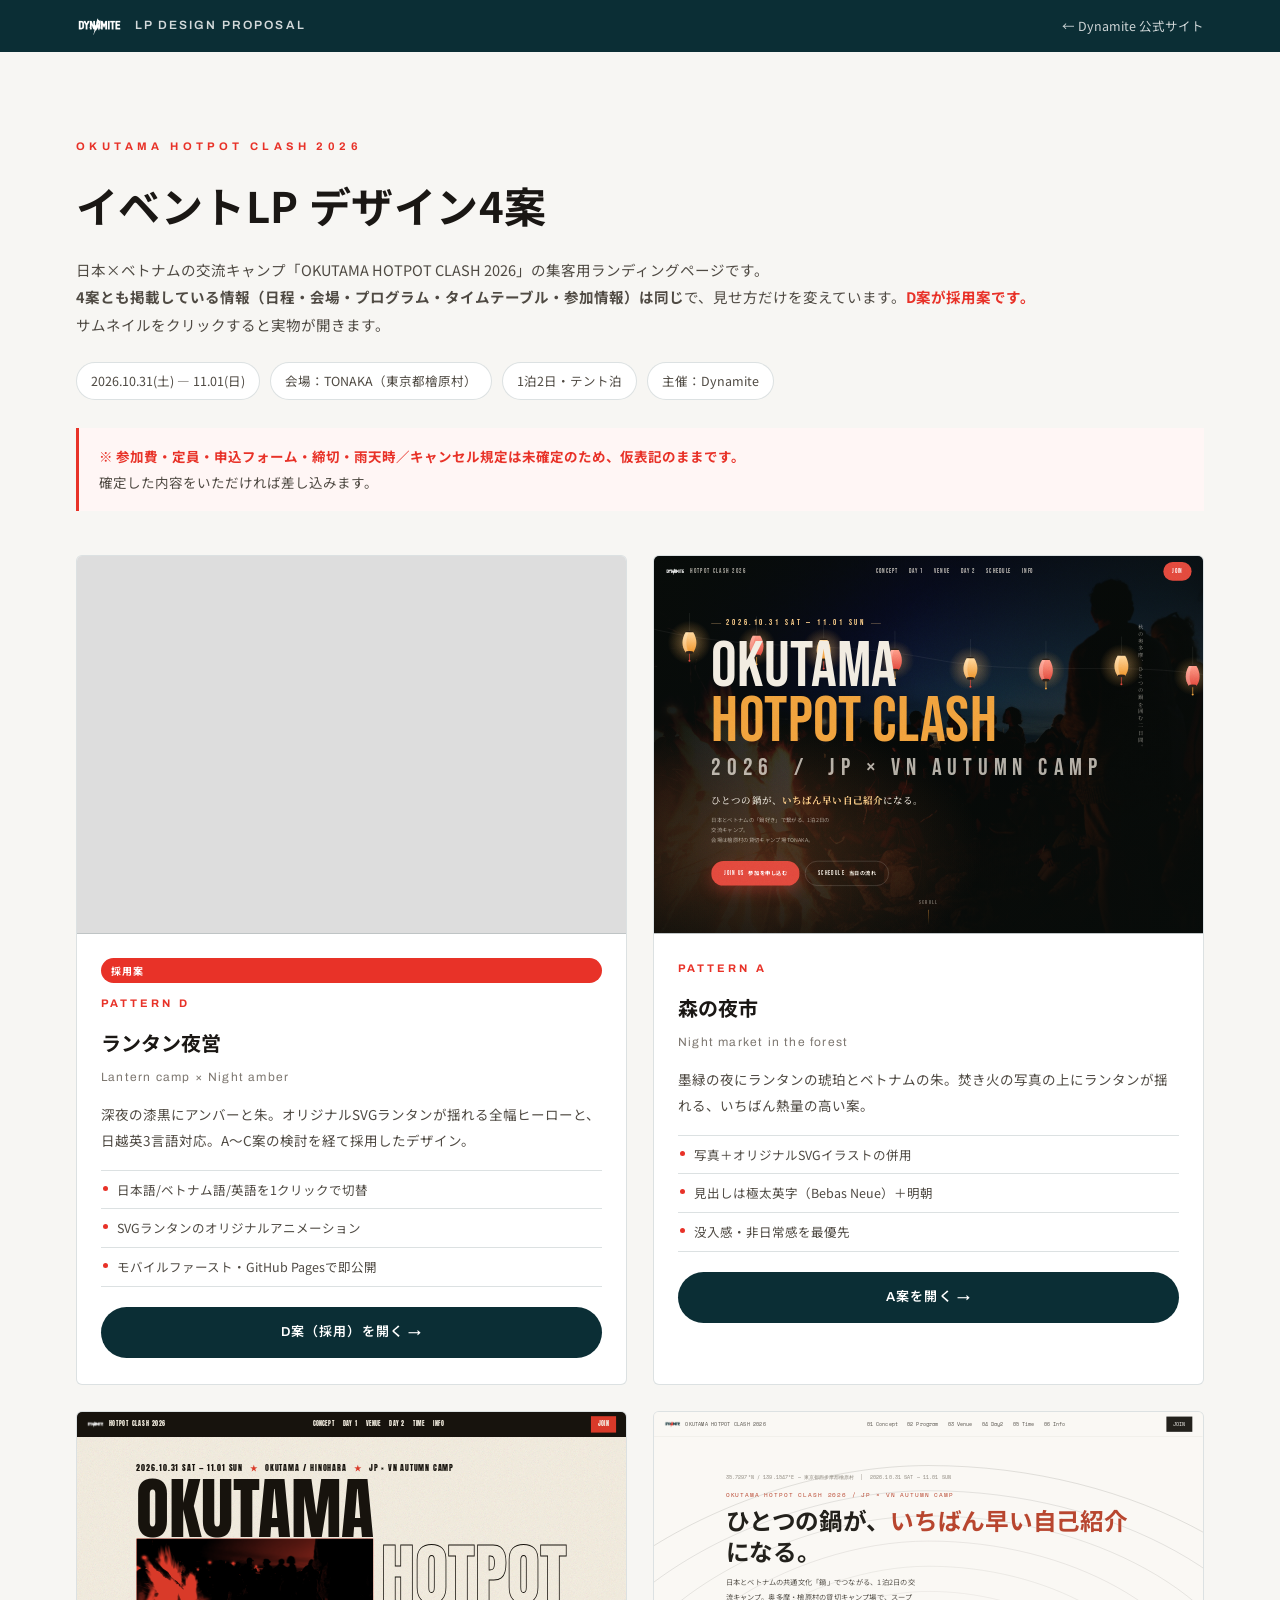
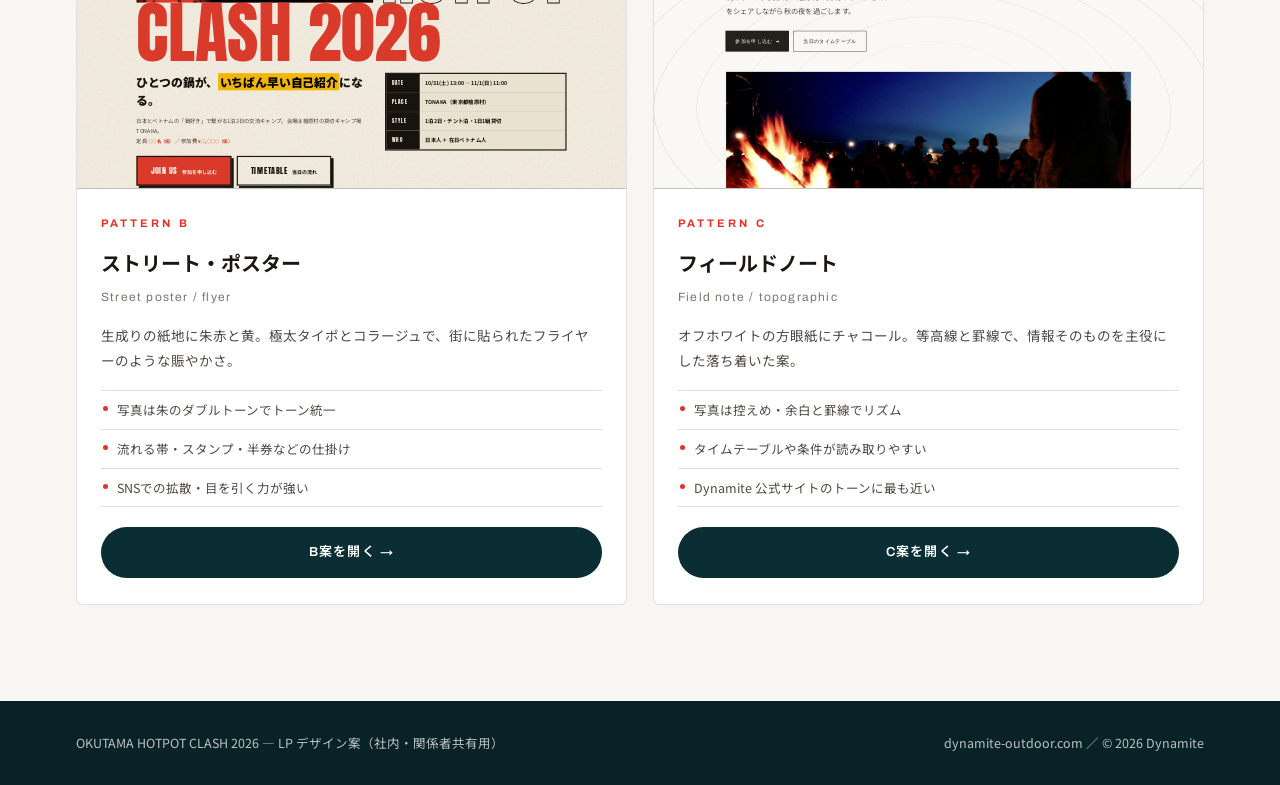
<file: okutama-hotpot/index.html>
<!DOCTYPE html>
<html lang="ja">
<head>
<meta charset="UTF-8">
<meta name="viewport" content="width=device-width, initial-scale=1.0">
<meta name="robots" content="noindex, nofollow">
<title>OKUTAMA HOTPOT CLASH 2026｜LPデザイン案（4パターン）｜Dynamite</title>
<meta name="description" content="日本×ベトナム交流キャンプ「OKUTAMA HOTPOT CLASH 2026」の集客用ランディングページ、デザイン3案の比較ページ。">
<link rel="preconnect" href="https://fonts.googleapis.com">
<link rel="preconnect" href="https://fonts.gstatic.com" crossorigin>
<link href="https://fonts.googleapis.com/css2?family=Archivo:wght@500;600;700;800&family=Noto+Sans+JP:wght@400;500;700&display=swap" rel="stylesheet">
<style>
/* =========================================================
   LPデザイン案 一覧（社内・関係者共有用）
   Dynamite のブランドカラー（濃紺 #0b2e35 / 赤 #e83228）に合わせる
   ========================================================= */
:root {
  --navy:  #0b2e35;
  --navy-2:#082228;
  --red:   #e83228;
  --ink:   #1a1714;
  --ink-2: #4f4a43;
  --mute:  #7d7770;
  --bg:    #f7f6f3;
  --card:  #ffffff;
  --line:  rgba(11, 46, 53, 0.14);
  --f-disp:'Archivo', 'Noto Sans JP', sans-serif;
  --f-body:'Noto Sans JP', sans-serif;
  --ease:  cubic-bezier(0.22, 0.61, 0.36, 1);
}
*, *::before, *::after { box-sizing: border-box; }
body {
  margin: 0; background: var(--bg); color: var(--ink);
  font-family: var(--f-body); font-size: 15px; line-height: 1.9;
  -webkit-font-smoothing: antialiased;
}
img { display: block; max-width: 100%; }
a { color: inherit; text-decoration: none; }
h1, h2, h3, p { margin: 0; }
.wrap { width: 100%; max-width: 1180px; margin-inline: auto; padding-inline: 26px; }

/* ヘッダー */
.hd { background: var(--navy); color: #fff; padding: 14px 0; }
.hd__in { display: flex; align-items: center; justify-content: space-between; gap: 16px; }
.hd__l { display: flex; align-items: center; gap: 12px; }
.hd__logo { height: 20px; width: auto; filter: brightness(0) invert(1); }
.hd__t { font-family: var(--f-disp); font-weight: 600; font-size: 12px; letter-spacing: 0.18em; opacity: 0.82; }
.hd__back { font-size: 12.5px; opacity: 0.8; }
.hd__back:hover { opacity: 1; color: #ff9c95; }

/* イントロ */
.intro { padding: clamp(50px, 7vw, 84px) 0 clamp(30px, 4vw, 44px); }
.intro__k { font-family: var(--f-disp); font-weight: 700; font-size: 11px; letter-spacing: 0.4em; color: var(--red); }
.intro__t { font-size: clamp(25px, 3.6vw, 42px); font-weight: 700; line-height: 1.5; margin-top: 16px; letter-spacing: 0.01em; }
.intro__p { margin-top: 20px; color: var(--ink-2); font-size: 14.5px; }
.intro__meta { display: flex; flex-wrap: wrap; gap: 10px; margin-top: 24px; }
.intro__meta span { font-size: 12.5px; padding: 6px 14px; background: #fff; border: 1px solid var(--line); border-radius: 999px; color: var(--ink-2); }
.notice {
  margin-top: 28px; padding: 16px 20px; background: #fff6f5; border-left: 3px solid var(--red);
  font-size: 13.5px; color: var(--ink-2);
}
.notice b { color: var(--red); }

/* カード */
.cards { display: grid; grid-template-columns: repeat(2, 1fr); gap: 26px; padding-bottom: clamp(56px, 8vw, 96px); }
.card--selected { border-color: var(--red); }
.card__badge { display: inline-block; background: var(--red); color: #fff; font-size: 10px; font-weight: 700; letter-spacing: .1em; padding: 3px 10px; border-radius: 999px; margin-bottom: 10px; }
.card {
  background: var(--card); border: 1px solid var(--line); border-radius: 6px; overflow: hidden;
  display: flex; flex-direction: column;
  transition: transform 0.3s var(--ease), box-shadow 0.3s var(--ease);
}
.card:hover { transform: translateY(-4px); box-shadow: 0 20px 46px rgba(11, 46, 53, 0.14); }
.card__thumb { position: relative; aspect-ratio: 16 / 11; overflow: hidden; background: #ddd; border-bottom: 1px solid var(--line); }
.card__thumb iframe {
  position: absolute; top: 0; left: 0; width: 1440px; height: 990px; border: 0;
  transform-origin: top left; pointer-events: none;
}
.card__thumb::after {
  content: ""; position: absolute; inset: 0; background: transparent;
}
.card__b { padding: 24px 24px 26px; display: flex; flex-direction: column; flex: 1; }
.card__n { font-family: var(--f-disp); font-weight: 700; font-size: 11px; letter-spacing: 0.28em; color: var(--red); }
.card__t { font-size: 20px; font-weight: 700; margin-top: 10px; }
.card__s { font-family: var(--f-disp); font-size: 12px; letter-spacing: 0.1em; color: var(--mute); margin-top: 4px; }
.card__p { margin-top: 14px; font-size: 13.5px; color: var(--ink-2); }
.card__ul { margin: 16px 0 0; padding: 0; list-style: none; border-top: 1px solid var(--line); }
.card__ul li { font-size: 12.5px; color: var(--ink-2); padding: 7px 0 7px 16px; border-bottom: 1px solid var(--line); position: relative; }
.card__ul li::before { content: ""; position: absolute; left: 2px; top: 15px; width: 5px; height: 5px; border-radius: 50%; background: var(--red); }
.card__go {
  margin-top: 20px; display: inline-flex; align-items: center; justify-content: center; gap: 8px;
  font-family: var(--f-disp); font-weight: 600; font-size: 13px; letter-spacing: 0.08em;
  padding: 13px 20px; background: var(--navy); color: #fff; border-radius: 999px;
  transition: background-color 0.25s var(--ease);
}
.card__go:hover { background: var(--red); }

/* フッター */
.ft { background: var(--navy-2); color: rgba(255,255,255,0.72); padding: 30px 0; font-size: 12.5px; }
.ft__in { display: flex; flex-wrap: wrap; justify-content: space-between; gap: 14px; }
.ft a:hover { color: #ff9c95; }

@media (max-width: 640px) {
  .cards { grid-template-columns: 1fr; gap: 22px; }
  .card__thumb { aspect-ratio: 16 / 9; }
}
</style>
</head>
<body>

<header class="hd">
  <div class="wrap hd__in">
    <span class="hd__l">
      <img class="hd__logo" src="../logo-full.png" alt="Dynamite">
      <span class="hd__t">LP DESIGN PROPOSAL</span>
    </span>
    <a class="hd__back" href="https://dynamite-outdoor.com/">← Dynamite 公式サイト</a>
  </div>
</header>

<section class="intro">
  <div class="wrap">
    <p class="intro__k">OKUTAMA HOTPOT CLASH 2026</p>
    <h1 class="intro__t">イベントLP デザイン4案</h1>
    <p class="intro__p">日本×ベトナムの交流キャンプ「OKUTAMA HOTPOT CLASH 2026」の集客用ランディングページです。<br>
      <strong>4案とも掲載している情報（日程・会場・プログラム・タイムテーブル・参加情報）は同じ</strong>で、見せ方だけを変えています。<strong style="color:var(--red);">D案が採用案です。</strong><br>
      サムネイルをクリックすると実物が開きます。</p>
    <div class="intro__meta">
      <span>2026.10.31(土) — 11.01(日)</span>
      <span>会場：TONAKA（東京都檜原村）</span>
      <span>1泊2日・テント泊</span>
      <span>主催：Dynamite</span>
    </div>
    <p class="notice"><b>※ 参加費・定員・申込フォーム・締切・雨天時／キャンセル規定は未確定のため、仮表記のままです。<br>
    </b>確定した内容をいただければ差し込みます。</p>
  </div>
</section>

<section class="wrap">
  <div class="cards">

    <article class="card card--selected">
      <a class="card__thumb" href="https://sr-ice.github.io/dynamite-site/okutama-hotpot/pattern-d.html" target="_blank" rel="noopener" aria-label="D案を開く">
        <iframe src="https://sr-ice.github.io/dynamite-site/okutama-hotpot/pattern-d.html" title="D案 プレビュー" loading="lazy" scrolling="no" tabindex="-1"></iframe>
      </a>
      <div class="card__b">
        <span class="card__badge">採用案</span>
        <p class="card__n">PATTERN D</p>
        <h2 class="card__t">ランタン夜営</h2>
        <p class="card__s">Lantern camp × Night amber</p>
        <p class="card__p">深夜の漆黒にアンバーと朱。オリジナルSVGランタンが揺れる全幅ヒーローと、日越英3言語対応。A〜C案の検討を経て採用したデザイン。</p>
        <ul class="card__ul">
          <li>日本語/ベトナム語/英語を1クリックで切替</li>
          <li>SVGランタンのオリジナルアニメーション</li>
          <li>モバイルファースト・GitHub Pagesで即公開</li>
        </ul>
        <a class="card__go" href="https://sr-ice.github.io/dynamite-site/okutama-hotpot/pattern-d.html" target="_blank" rel="noopener">D案（採用）を開く →</a>
      </div>
    </article>

    <article class="card">
      <a class="card__thumb" href="pattern-a.html" target="_blank" rel="noopener" aria-label="A案を開く">
        <iframe src="pattern-a.html" title="A案 プレビュー" loading="lazy" scrolling="no" tabindex="-1"></iframe>
      </a>
      <div class="card__b">
        <p class="card__n">PATTERN A</p>
        <h2 class="card__t">森の夜市</h2>
        <p class="card__s">Night market in the forest</p>
        <p class="card__p">墨緑の夜にランタンの琥珀とベトナムの朱。焚き火の写真の上にランタンが揺れる、いちばん熱量の高い案。</p>
        <ul class="card__ul">
          <li>写真＋オリジナルSVGイラストの併用</li>
          <li>見出しは極太英字（Bebas Neue）＋明朝</li>
          <li>没入感・非日常感を最優先</li>
        </ul>
        <a class="card__go" href="pattern-a.html" target="_blank" rel="noopener">A案を開く →</a>
      </div>
    </article>

    <article class="card">
      <a class="card__thumb" href="pattern-b.html" target="_blank" rel="noopener" aria-label="B案を開く">
        <iframe src="pattern-b.html" title="B案 プレビュー" loading="lazy" scrolling="no" tabindex="-1"></iframe>
      </a>
      <div class="card__b">
        <p class="card__n">PATTERN B</p>
        <h2 class="card__t">ストリート・ポスター</h2>
        <p class="card__s">Street poster / flyer</p>
        <p class="card__p">生成りの紙地に朱赤と黄。極太タイポとコラージュで、街に貼られたフライヤーのような賑やかさ。</p>
        <ul class="card__ul">
          <li>写真は朱のダブルトーンでトーン統一</li>
          <li>流れる帯・スタンプ・半券などの仕掛け</li>
          <li>SNSでの拡散・目を引く力が強い</li>
        </ul>
        <a class="card__go" href="pattern-b.html" target="_blank" rel="noopener">B案を開く →</a>
      </div>
    </article>

    <article class="card">
      <a class="card__thumb" href="pattern-c.html" target="_blank" rel="noopener" aria-label="C案を開く">
        <iframe src="pattern-c.html" title="C案 プレビュー" loading="lazy" scrolling="no" tabindex="-1"></iframe>
      </a>
      <div class="card__b">
        <p class="card__n">PATTERN C</p>
        <h2 class="card__t">フィールドノート</h2>
        <p class="card__s">Field note / topographic</p>
        <p class="card__p">オフホワイトの方眼紙にチャコール。等高線と罫線で、情報そのものを主役にした落ち着いた案。</p>
        <ul class="card__ul">
          <li>写真は控えめ・余白と罫線でリズム</li>
          <li>タイムテーブルや条件が読み取りやすい</li>
          <li>Dynamite 公式サイトのトーンに最も近い</li>
        </ul>
        <a class="card__go" href="pattern-c.html" target="_blank" rel="noopener">C案を開く →</a>
      </div>
    </article>

  </div>
</section>

<footer class="ft">
  <div class="wrap ft__in">
    <span>OKUTAMA HOTPOT CLASH 2026 — LP デザイン案（社内・関係者共有用）</span>
    <span><a href="https://dynamite-outdoor.com/">dynamite-outdoor.com</a> ／ © 2026 Dynamite</span>
  </div>
</footer>

<script>
// サムネイル（実物を縮小表示）の倍率をカード幅に合わせる
const fit = () => {
  document.querySelectorAll('.card__thumb').forEach((box) => {
    const f = box.querySelector('iframe');
    if (f) f.style.transform = 'scale(' + (box.clientWidth / 1440) + ')';
  });
};
window.addEventListener('load', fit);
window.addEventListener('resize', fit);
fit();
</script>

</body>
</html>
</file>
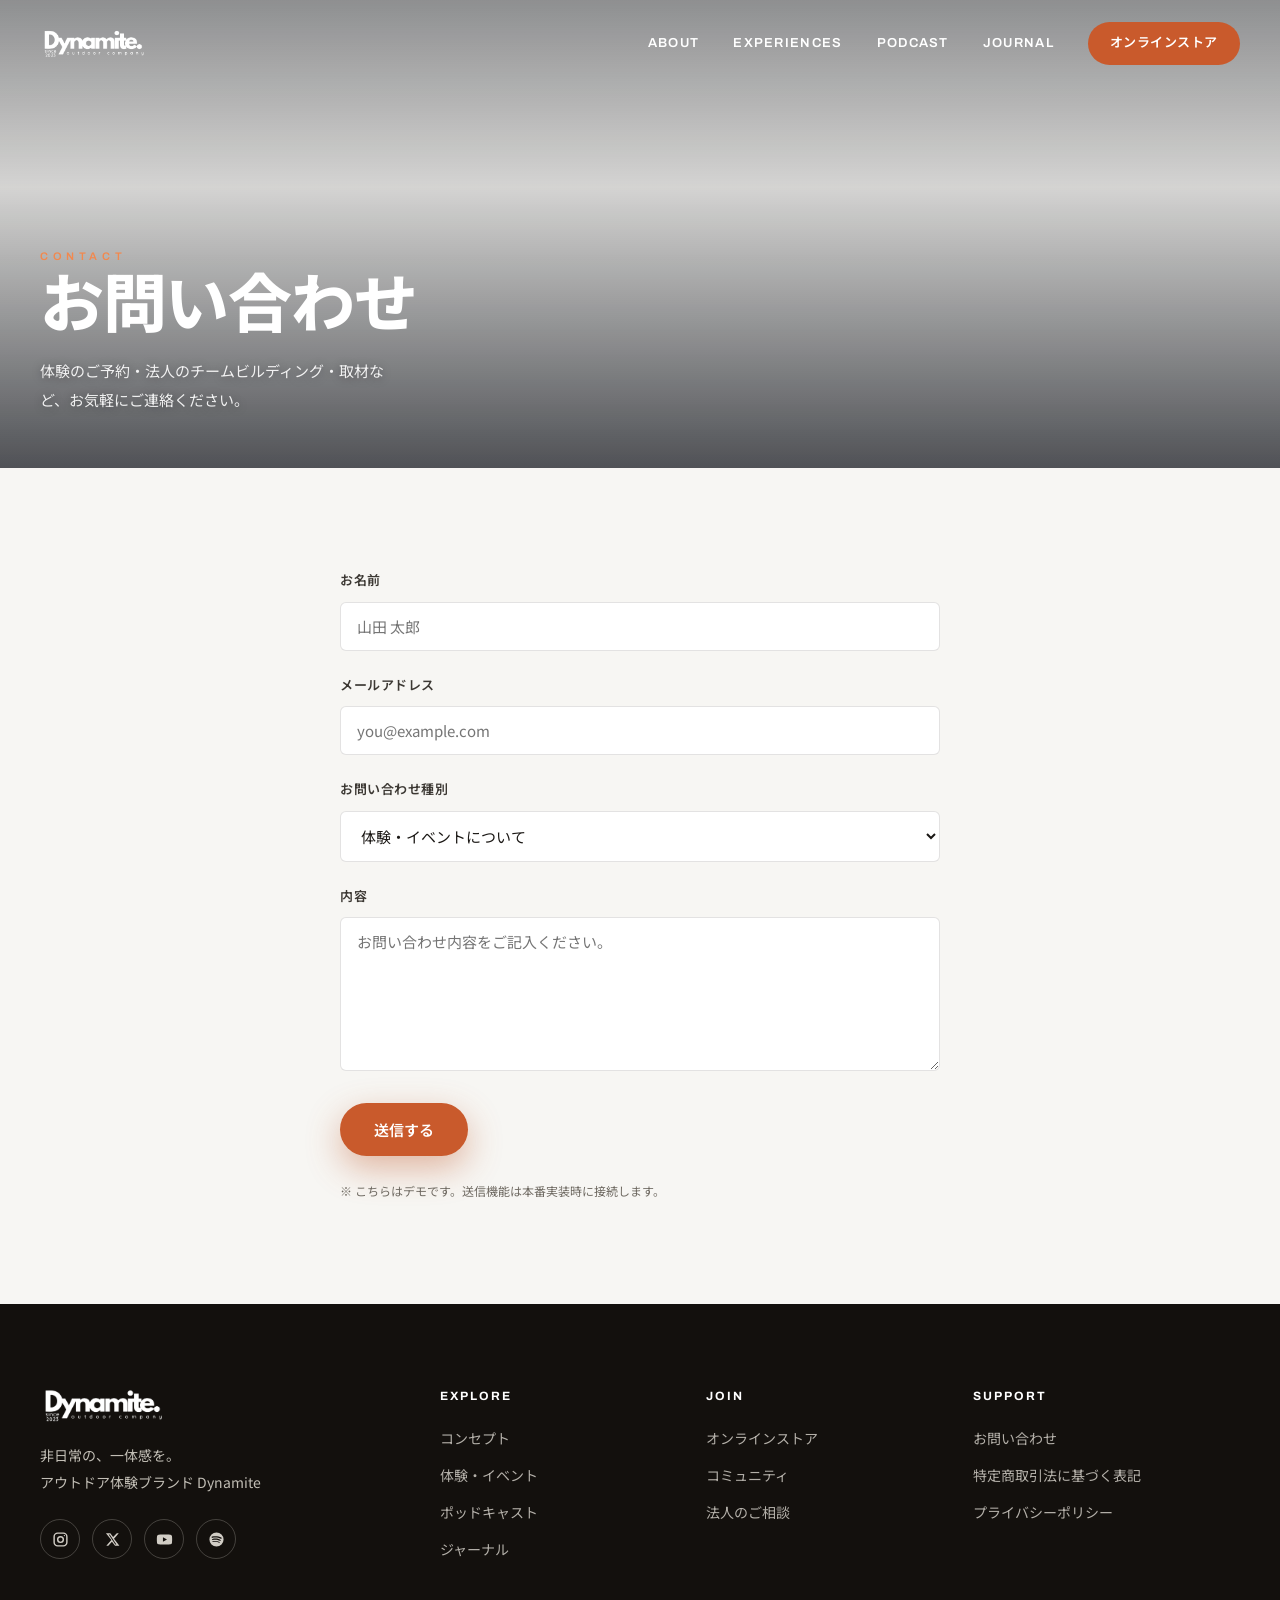
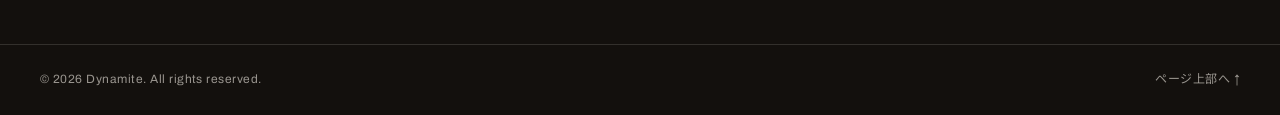
<file: contact.html>
<!DOCTYPE html>
<html lang="ja">
<head>
<meta charset="UTF-8">
<meta name="viewport" content="width=device-width, initial-scale=1.0">
<title>お問い合わせ｜Dynamite</title>
<meta name="description" content="Dynamite へのお問い合わせ・法人のご相談はこちらから。">
<link rel="preconnect" href="https://fonts.googleapis.com">
<link rel="preconnect" href="https://fonts.gstatic.com" crossorigin>
<link href="https://fonts.googleapis.com/css2?family=Archivo:wght@500;600;700;800;900&family=Noto+Sans+JP:wght@400;500;700&display=swap" rel="stylesheet">
<link rel="stylesheet" href="style.css">
</head>
<body>

<header class="site-header" id="site-header">
  <div class="site-header__inner">
    <a class="brand" href="index.html" aria-label="Dynamite ホーム"><span class="brand__mark" role="img" aria-label="Dynamite outdoor company"></span></a>
    <nav class="nav" id="nav" aria-label="メインナビゲーション">
      <a class="nav__link" href="index.html#concept">ABOUT</a>
      <a class="nav__link" href="experiences.html">EXPERIENCES</a>
      <a class="nav__link" href="index.html#podcast">PODCAST</a>
      <a class="nav__link" href="journal.html">JOURNAL</a>
      <a class="nav__pill" href="https://sr-ice.github.io/dynamite-ec/" target="_blank" rel="noopener">オンラインストア</a>
    </nav>
    <button class="burger" id="burger" type="button" aria-label="メニューを開く" aria-expanded="false">
      <span></span><span></span><span></span>
    </button>
  </div>
</header>

<main>
  <section class="page-hero">
    <div class="page-hero__bg" style="background-image:url('https://images.unsplash.com/photo-1445308394109-4ec2920981b1?auto=format&fit=crop&w=1920&q=80');"></div>
    <div class="page-hero__scrim"></div>
    <div class="page-hero__inner" data-reveal>
      <span class="eyebrow" style="color:#f2884e;">CONTACT</span>
      <h1 class="page-hero__title">お問い合わせ</h1>
      <p class="page-hero__lead">体験のご予約・法人のチームビルディング・取材など、お気軽にご連絡ください。</p>
    </div>
  </section>

  <section class="form-page">
    <div class="form-page__inner" data-reveal>
      <form class="cform" onsubmit="return false;">
        <div class="cform__row">
          <label for="cf-name">お名前</label>
          <input id="cf-name" type="text" placeholder="山田 太郎" required>
        </div>
        <div class="cform__row">
          <label for="cf-email">メールアドレス</label>
          <input id="cf-email" type="email" placeholder="you@example.com" required>
        </div>
        <div class="cform__row">
          <label for="cf-type">お問い合わせ種別</label>
          <select id="cf-type">
            <option>体験・イベントについて</option>
            <option>法人・チームビルディング</option>
            <option>取材・メディア</option>
            <option>その他</option>
          </select>
        </div>
        <div class="cform__row">
          <label for="cf-body">内容</label>
          <textarea id="cf-body" rows="6" placeholder="お問い合わせ内容をご記入ください。" required></textarea>
        </div>
        <button class="btn btn--primary" type="submit">送信する</button>
        <p class="cform__note">※ こちらはデモです。送信機能は本番実装時に接続します。</p>
      </form>
    </div>
  </section>
</main>

<footer class="site-footer">
  <div class="footer__top">
    <div class="footer__brand">
      <span class="brand"><span class="brand__mark" role="img" aria-label="Dynamite outdoor company"></span></span>
      <p class="footer__tagline">非日常の、一体感を。<br>アウトドア体験ブランド Dynamite</p>
      <div class="sns">
        <a href="#" aria-label="Instagram"><svg width="17" height="17" viewBox="0 0 24 24" fill="none" stroke="currentColor" stroke-width="2"><rect x="3" y="3" width="18" height="18" rx="5"/><circle cx="12" cy="12" r="4"/><circle cx="17.5" cy="6.5" r="1" fill="currentColor" stroke="none"/></svg></a>
        <a href="#" aria-label="X"><svg width="15" height="15" viewBox="0 0 24 24" fill="currentColor"><path d="M18.9 2H22l-7.6 8.7L23 22h-6.9l-5-6.5L5.3 22H2.1l8.1-9.3L1.5 2h7l4.5 6 5.9-6Zm-2.4 18h1.7L7.6 3.8H5.8L16.5 20Z"/></svg></a>
        <a href="#" aria-label="YouTube"><svg width="17" height="17" viewBox="0 0 24 24" fill="currentColor"><path d="M22.5 7.2a2.8 2.8 0 0 0-2-2C18.8 4.8 12 4.8 12 4.8s-6.8 0-8.5.4a2.8 2.8 0 0 0-2 2C1.2 8.9 1.2 12 1.2 12s0 3.1.3 4.8a2.8 2.8 0 0 0 2 2c1.7.4 8.5.4 8.5.4s6.8 0 8.5-.4a2.8 2.8 0 0 0 2-2c.3-1.7.3-4.8.3-4.8s0-3.1-.3-4.8ZM9.8 15.3V8.7l5.7 3.3-5.7 3.3Z"/></svg></a>
        <a href="https://open.spotify.com/show/1bJ7hFV7Gk909wK4f6UKPl" target="_blank" rel="noopener" aria-label="Spotify"><svg width="17" height="17" viewBox="0 0 24 24" fill="currentColor"><path d="M12 2a10 10 0 1 0 0 20 10 10 0 0 0 0-20Zm4.6 14.4a.62.62 0 0 1-.86.21c-2.35-1.44-5.3-1.76-8.8-.96a.62.62 0 1 1-.28-1.22c3.83-.87 7.1-.5 9.73 1.11.3.18.39.57.21.86Zm1.23-2.74a.78.78 0 0 1-1.07.26c-2.69-1.65-6.79-2.13-9.97-1.17a.78.78 0 1 1-.45-1.49c3.63-1.1 8.15-.56 11.23 1.33.37.23.49.71.26 1.07Zm.1-2.85c-3.23-1.92-8.55-2.1-11.63-1.16a.93.93 0 1 1-.54-1.78c3.54-1.08 9.42-.87 13.13 1.34a.93.93 0 1 1-.96 1.6Z"/></svg></a>
      </div>
    </div>
    <div>
      <div class="footer__heading">EXPLORE</div>
      <div class="footer__col">
        <a href="index.html#concept">コンセプト</a>
        <a href="experiences.html">体験・イベント</a>
        <a href="index.html#podcast">ポッドキャスト</a>
        <a href="journal.html">ジャーナル</a>
      </div>
    </div>
    <div>
      <div class="footer__heading">JOIN</div>
      <div class="footer__col">
        <a href="https://sr-ice.github.io/dynamite-ec/" target="_blank" rel="noopener">オンラインストア</a>
        <a href="index.html#community">コミュニティ</a>
        <a href="contact.html">法人のご相談</a>
      </div>
    </div>
    <div>
      <div class="footer__heading">SUPPORT</div>
      <div class="footer__col">
        <a href="contact.html">お問い合わせ</a>
        <a href="tokushoho.html">特定商取引法に基づく表記</a>
        <a href="privacy.html">プライバシーポリシー</a>
      </div>
    </div>
  </div>
  <div class="footer__bottom">
    <span class="footer__copy">© 2026 Dynamite. All rights reserved.</span>
    <a class="footer__top-link" href="#">ページ上部へ ↑</a>
  </div>
</footer>

<script src="app.js"></script>
</body>
</html>
</file>
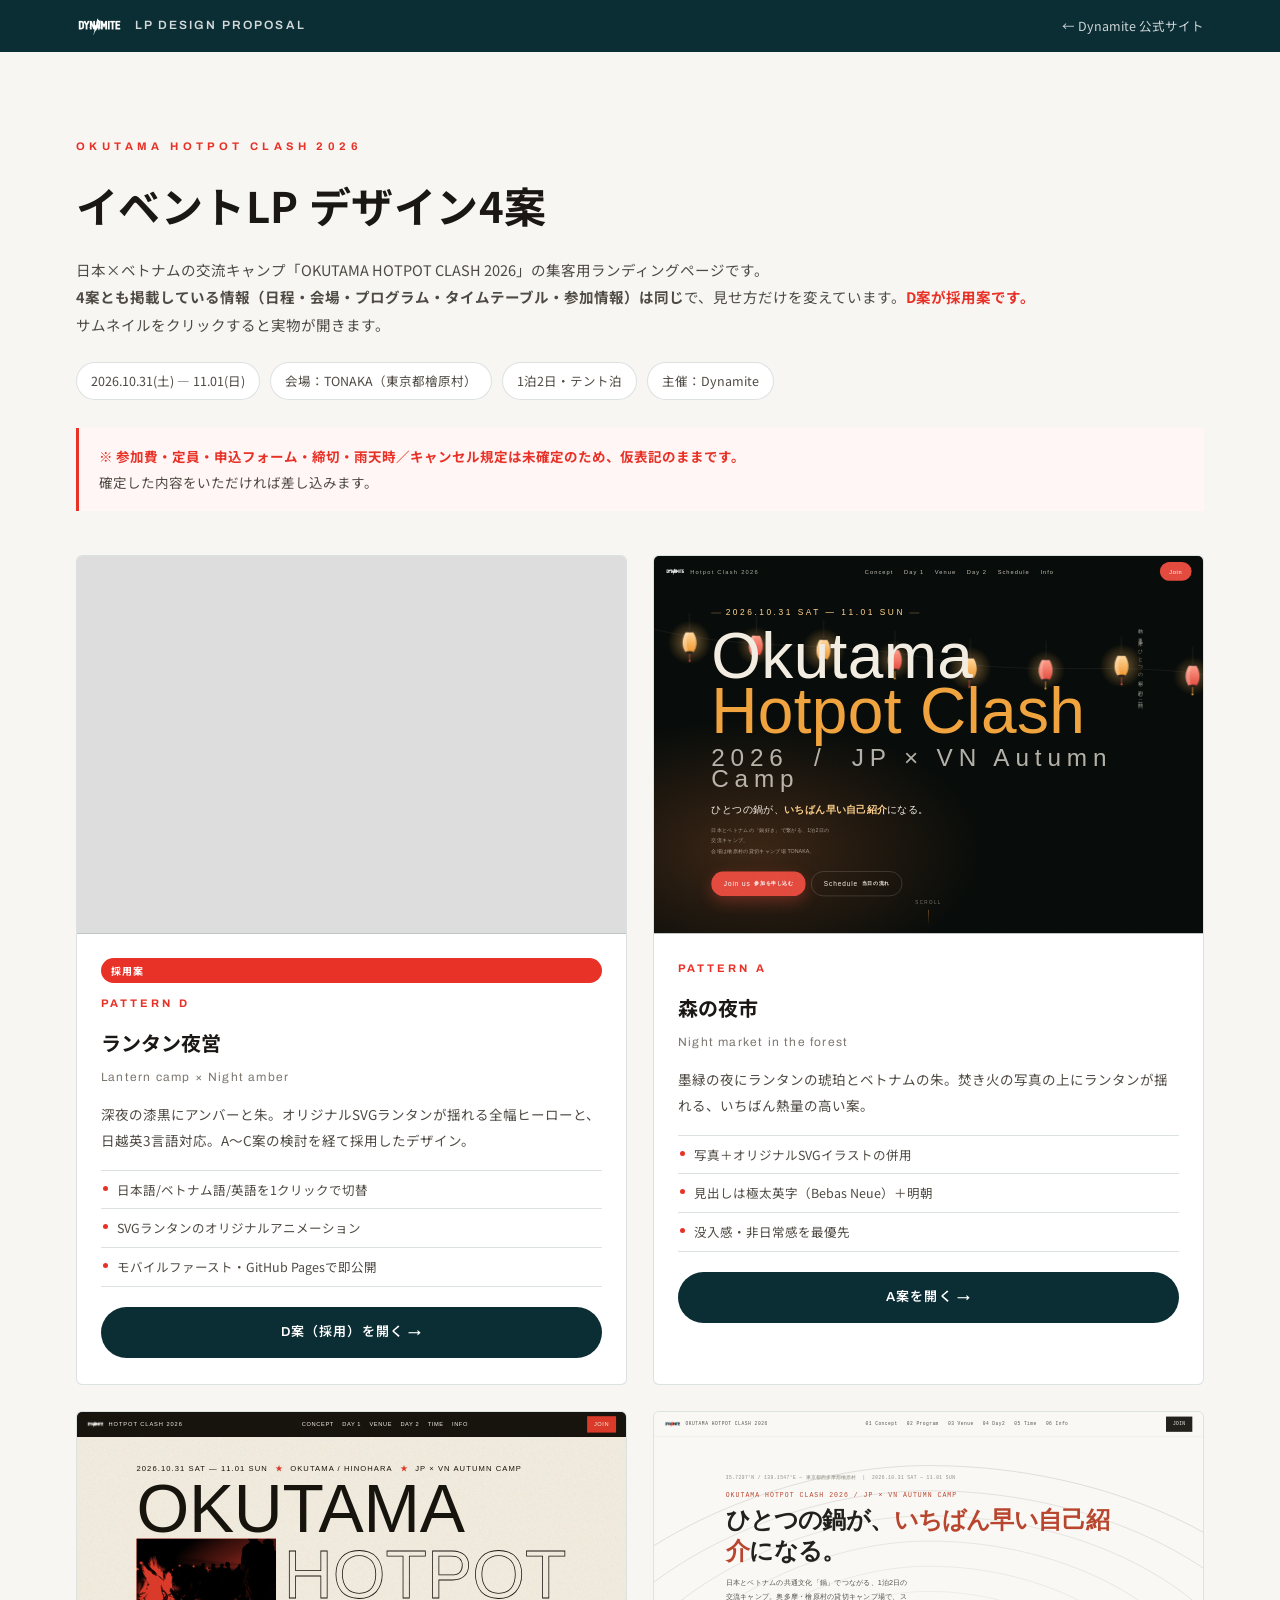
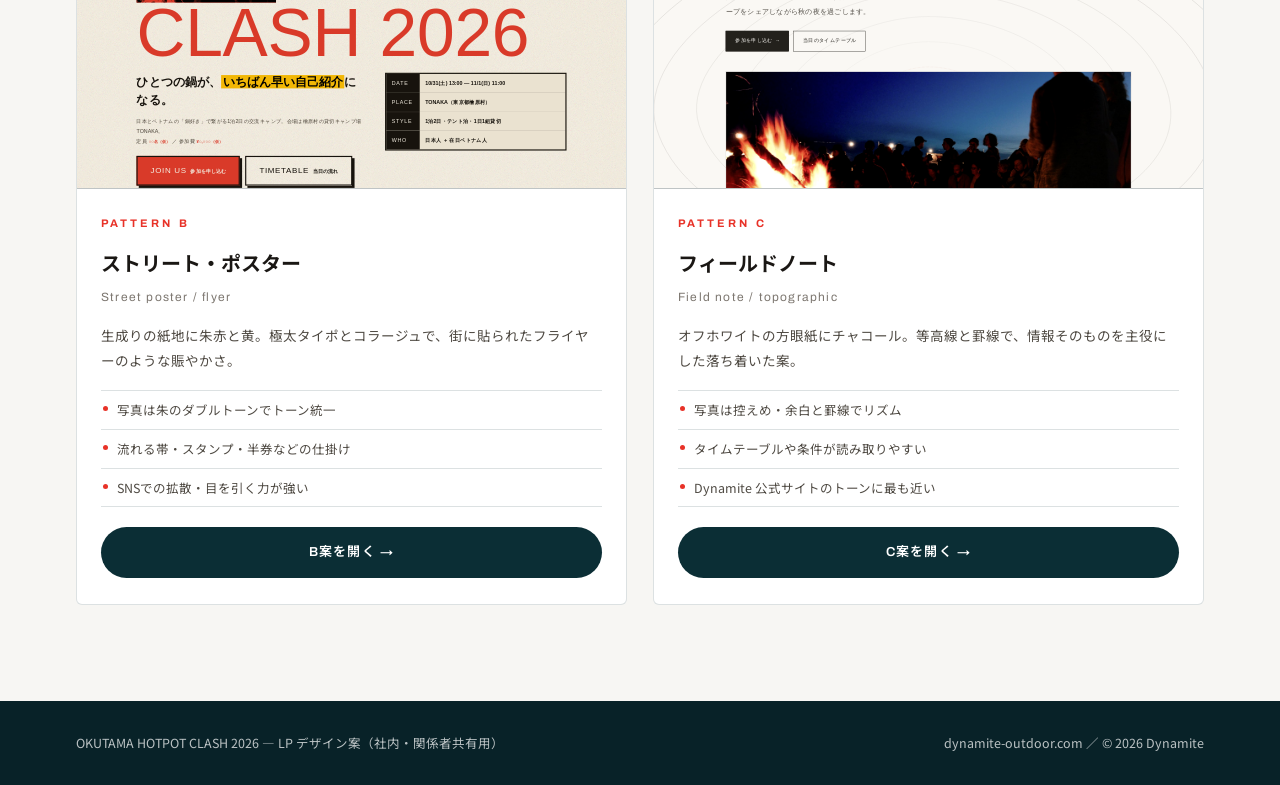
<file: event-okutama-hotpot.html>
<!DOCTYPE html>
<html lang="ja">
<head>
<meta charset="UTF-8">
<meta name="robots" content="noindex, nofollow">
<!-- 旧URL。デザイン案の一覧ページへ転送する -->
<meta http-equiv="refresh" content="0; url=okutama-hotpot/">
<link rel="canonical" href="okutama-hotpot/">
<title>移動しました｜OKUTAMA HOTPOT CLASH 2026</title>
<style>
body { margin: 0; min-height: 100vh; display: grid; place-items: center; background: #0b100e; color: #f2ece1;
  font-family: 'Noto Sans JP', sans-serif; text-align: center; padding: 24px; line-height: 2; }
a { color: #f0a03c; }
</style>
</head>
<body>
<div>
  <p>ページを移動しました。</p>
  <p><a href="okutama-hotpot/">OKUTAMA HOTPOT CLASH 2026 — LPデザイン案へ</a></p>
</div>
</body>
</html>
</file>
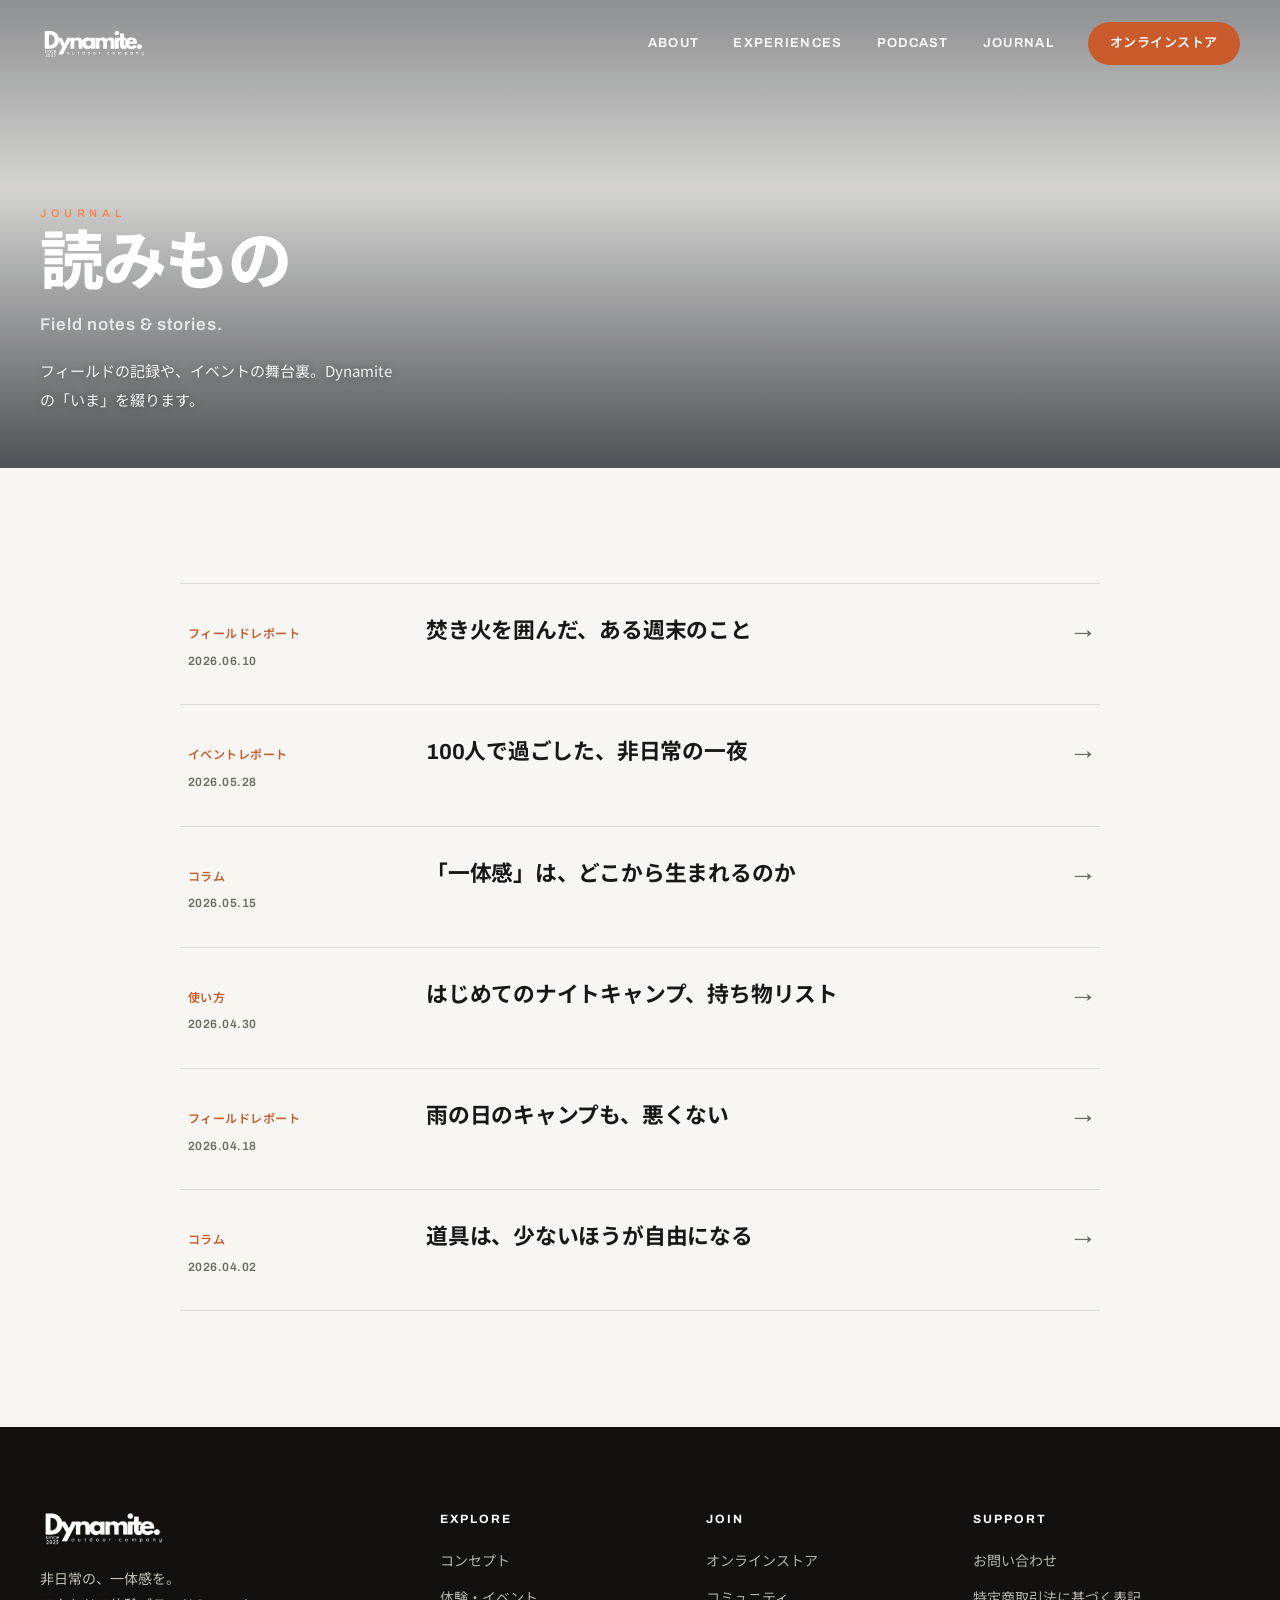
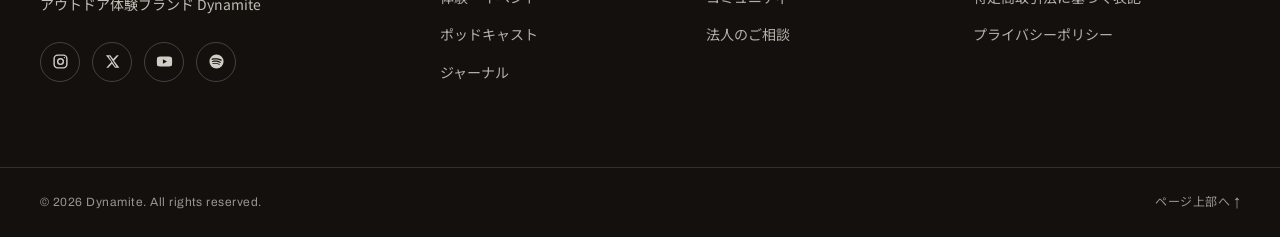
<file: journal.html>
<!DOCTYPE html>
<html lang="ja">
<head>
<meta charset="UTF-8">
<meta name="viewport" content="width=device-width, initial-scale=1.0">
<title>ジャーナル｜Dynamite</title>
<meta name="description" content="フィールドの記録や、イベントの舞台裏。Dynamite の「いま」を綴る読みもの。">
<link rel="preconnect" href="https://fonts.googleapis.com">
<link rel="preconnect" href="https://fonts.gstatic.com" crossorigin>
<link href="https://fonts.googleapis.com/css2?family=Archivo:wght@500;600;700;800;900&family=Noto+Sans+JP:wght@400;500;700&display=swap" rel="stylesheet">
<link rel="stylesheet" href="style.css">
</head>
<body>

<header class="site-header" id="site-header">
  <div class="site-header__inner">
    <a class="brand" href="index.html" aria-label="Dynamite ホーム"><span class="brand__mark" role="img" aria-label="Dynamite outdoor company"></span></a>
    <nav class="nav" id="nav" aria-label="メインナビゲーション">
      <a class="nav__link" href="index.html#concept">ABOUT</a>
      <a class="nav__link" href="experiences.html">EXPERIENCES</a>
      <a class="nav__link" href="index.html#podcast">PODCAST</a>
      <a class="nav__link" href="journal.html">JOURNAL</a>
      <a class="nav__pill" href="https://sr-ice.github.io/dynamite-ec/" target="_blank" rel="noopener">オンラインストア</a>
    </nav>
    <button class="burger" id="burger" type="button" aria-label="メニューを開く" aria-expanded="false">
      <span></span><span></span><span></span>
    </button>
  </div>
</header>

<main>
  <!-- ============ PAGE HERO ============ -->
  <section class="page-hero">
    <div class="page-hero__bg" style="background-image:url('https://images.unsplash.com/photo-1470770841072-f978cf4d019e?auto=format&fit=crop&w=1920&q=80');"></div>
    <div class="page-hero__scrim"></div>
    <div class="page-hero__inner" data-reveal>
      <span class="eyebrow" style="color:#f2884e;">JOURNAL</span>
      <h1 class="page-hero__title">読みもの</h1>
      <p class="sec__en sec__en--light">Field notes &amp; stories.</p>
      <p class="page-hero__lead">フィールドの記録や、イベントの舞台裏。Dynamite の「いま」を綴ります。</p>
    </div>
  </section>

  <!-- ============ JOURNAL LIST ============ -->
  <section class="journal-page">
    <div class="journal-page__inner">
      <ul class="jlist">
        <li data-reveal><a class="jrow" href="#">
          <span class="jrow__meta"><span class="jrow__cat">フィールドレポート</span><span class="jrow__date">2026.06.10</span></span>
          <span class="jrow__title">焚き火を囲んだ、ある週末のこと</span>
          <span class="jrow__go">→</span>
        </a></li>
        <li data-reveal><a class="jrow" href="#">
          <span class="jrow__meta"><span class="jrow__cat">イベントレポート</span><span class="jrow__date">2026.05.28</span></span>
          <span class="jrow__title">100人で過ごした、非日常の一夜</span>
          <span class="jrow__go">→</span>
        </a></li>
        <li data-reveal><a class="jrow" href="#">
          <span class="jrow__meta"><span class="jrow__cat">コラム</span><span class="jrow__date">2026.05.15</span></span>
          <span class="jrow__title">「一体感」は、どこから生まれるのか</span>
          <span class="jrow__go">→</span>
        </a></li>
        <li data-reveal><a class="jrow" href="#">
          <span class="jrow__meta"><span class="jrow__cat">使い方</span><span class="jrow__date">2026.04.30</span></span>
          <span class="jrow__title">はじめてのナイトキャンプ、持ち物リスト</span>
          <span class="jrow__go">→</span>
        </a></li>
        <li data-reveal><a class="jrow" href="#">
          <span class="jrow__meta"><span class="jrow__cat">フィールドレポート</span><span class="jrow__date">2026.04.18</span></span>
          <span class="jrow__title">雨の日のキャンプも、悪くない</span>
          <span class="jrow__go">→</span>
        </a></li>
        <li data-reveal><a class="jrow" href="#">
          <span class="jrow__meta"><span class="jrow__cat">コラム</span><span class="jrow__date">2026.04.02</span></span>
          <span class="jrow__title">道具は、少ないほうが自由になる</span>
          <span class="jrow__go">→</span>
        </a></li>
      </ul>
    </div>
  </section>
</main>

<footer class="site-footer">
  <div class="footer__top">
    <div class="footer__brand">
      <span class="brand"><span class="brand__mark" role="img" aria-label="Dynamite outdoor company"></span></span>
      <p class="footer__tagline">非日常の、一体感を。<br>アウトドア体験ブランド Dynamite</p>
      <div class="sns">
        <a href="#" aria-label="Instagram"><svg width="17" height="17" viewBox="0 0 24 24" fill="none" stroke="currentColor" stroke-width="2"><rect x="3" y="3" width="18" height="18" rx="5"/><circle cx="12" cy="12" r="4"/><circle cx="17.5" cy="6.5" r="1" fill="currentColor" stroke="none"/></svg></a>
        <a href="#" aria-label="X"><svg width="15" height="15" viewBox="0 0 24 24" fill="currentColor"><path d="M18.9 2H22l-7.6 8.7L23 22h-6.9l-5-6.5L5.3 22H2.1l8.1-9.3L1.5 2h7l4.5 6 5.9-6Zm-2.4 18h1.7L7.6 3.8H5.8L16.5 20Z"/></svg></a>
        <a href="#" aria-label="YouTube"><svg width="17" height="17" viewBox="0 0 24 24" fill="currentColor"><path d="M22.5 7.2a2.8 2.8 0 0 0-2-2C18.8 4.8 12 4.8 12 4.8s-6.8 0-8.5.4a2.8 2.8 0 0 0-2 2C1.2 8.9 1.2 12 1.2 12s0 3.1.3 4.8a2.8 2.8 0 0 0 2 2c1.7.4 8.5.4 8.5.4s6.8 0 8.5-.4a2.8 2.8 0 0 0 2-2c.3-1.7.3-4.8.3-4.8s0-3.1-.3-4.8ZM9.8 15.3V8.7l5.7 3.3-5.7 3.3Z"/></svg></a>
        <a href="https://open.spotify.com/show/1bJ7hFV7Gk909wK4f6UKPl" target="_blank" rel="noopener" aria-label="Spotify"><svg width="17" height="17" viewBox="0 0 24 24" fill="currentColor"><path d="M12 2a10 10 0 1 0 0 20 10 10 0 0 0 0-20Zm4.6 14.4a.62.62 0 0 1-.86.21c-2.35-1.44-5.3-1.76-8.8-.96a.62.62 0 1 1-.28-1.22c3.83-.87 7.1-.5 9.73 1.11.3.18.39.57.21.86Zm1.23-2.74a.78.78 0 0 1-1.07.26c-2.69-1.65-6.79-2.13-9.97-1.17a.78.78 0 1 1-.45-1.49c3.63-1.1 8.15-.56 11.23 1.33.37.23.49.71.26 1.07Zm.1-2.85c-3.23-1.92-8.55-2.1-11.63-1.16a.93.93 0 1 1-.54-1.78c3.54-1.08 9.42-.87 13.13 1.34a.93.93 0 1 1-.96 1.6Z"/></svg></a>
      </div>
    </div>
    <div>
      <div class="footer__heading">EXPLORE</div>
      <div class="footer__col">
        <a href="index.html#concept">コンセプト</a>
        <a href="experiences.html">体験・イベント</a>
        <a href="index.html#podcast">ポッドキャスト</a>
        <a href="journal.html">ジャーナル</a>
      </div>
    </div>
    <div>
      <div class="footer__heading">JOIN</div>
      <div class="footer__col">
        <a href="https://sr-ice.github.io/dynamite-ec/" target="_blank" rel="noopener">オンラインストア</a>
        <a href="index.html#community">コミュニティ</a>
        <a href="contact.html">法人のご相談</a>
      </div>
    </div>
    <div>
      <div class="footer__heading">SUPPORT</div>
      <div class="footer__col">
        <a href="contact.html">お問い合わせ</a>
        <a href="tokushoho.html">特定商取引法に基づく表記</a>
        <a href="privacy.html">プライバシーポリシー</a>
      </div>
    </div>
  </div>
  <div class="footer__bottom">
    <span class="footer__copy">© 2026 Dynamite. All rights reserved.</span>
    <a class="footer__top-link" href="#">ページ上部へ ↑</a>
  </div>
</footer>

<script src="app.js"></script>
</body>
</html>
</file>
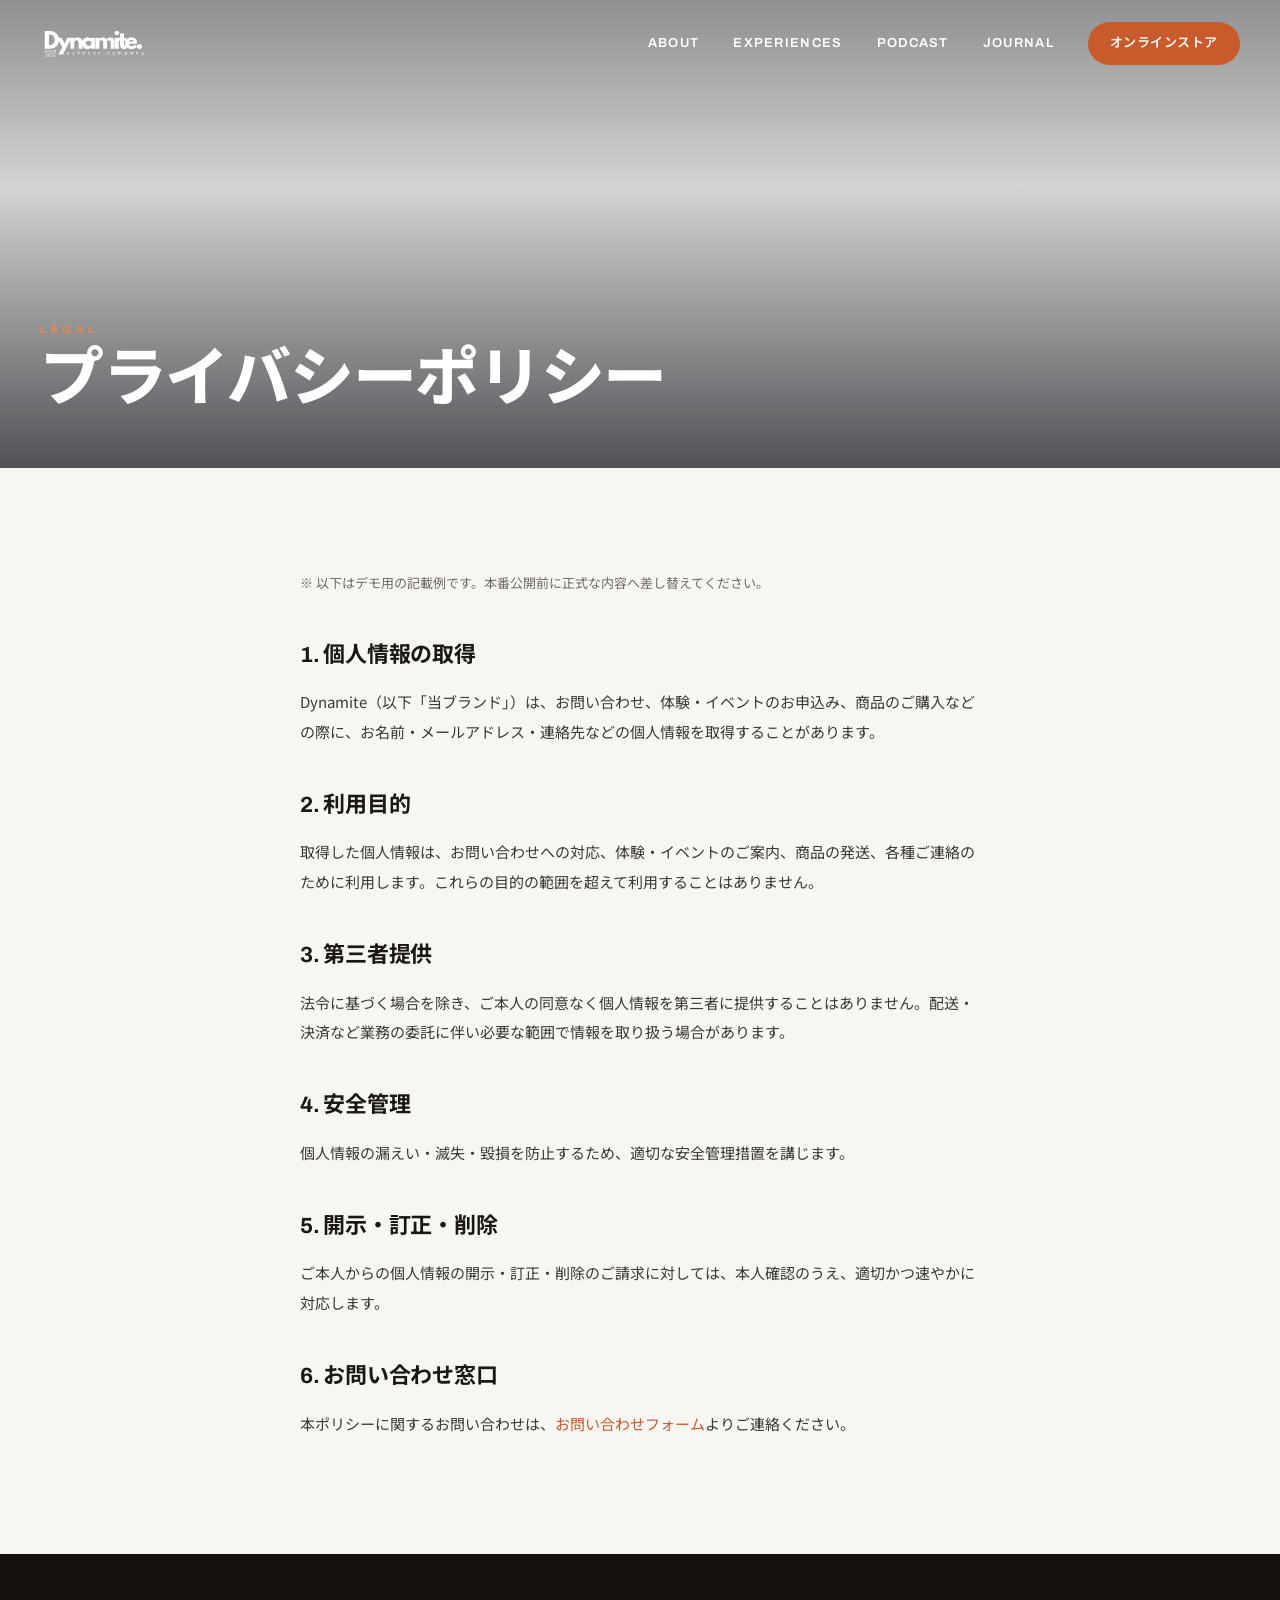
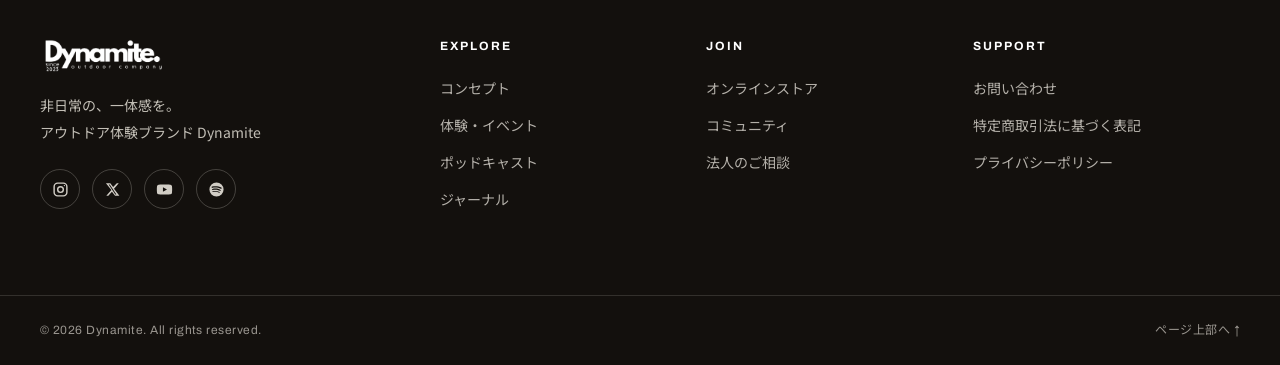
<file: privacy.html>
<!DOCTYPE html>
<html lang="ja">
<head>
<meta charset="UTF-8">
<meta name="viewport" content="width=device-width, initial-scale=1.0">
<title>プライバシーポリシー｜Dynamite</title>
<meta name="description" content="Dynamite のプライバシーポリシー。">
<link rel="preconnect" href="https://fonts.googleapis.com">
<link rel="preconnect" href="https://fonts.gstatic.com" crossorigin>
<link href="https://fonts.googleapis.com/css2?family=Archivo:wght@500;600;700;800;900&family=Noto+Sans+JP:wght@400;500;700&display=swap" rel="stylesheet">
<link rel="stylesheet" href="style.css">
</head>
<body>

<header class="site-header" id="site-header">
  <div class="site-header__inner">
    <a class="brand" href="index.html" aria-label="Dynamite ホーム"><span class="brand__mark" role="img" aria-label="Dynamite outdoor company"></span></a>
    <nav class="nav" id="nav" aria-label="メインナビゲーション">
      <a class="nav__link" href="index.html#concept">ABOUT</a>
      <a class="nav__link" href="experiences.html">EXPERIENCES</a>
      <a class="nav__link" href="index.html#podcast">PODCAST</a>
      <a class="nav__link" href="journal.html">JOURNAL</a>
      <a class="nav__pill" href="https://sr-ice.github.io/dynamite-ec/" target="_blank" rel="noopener">オンラインストア</a>
    </nav>
    <button class="burger" id="burger" type="button" aria-label="メニューを開く" aria-expanded="false">
      <span></span><span></span><span></span>
    </button>
  </div>
</header>

<main>
  <section class="page-hero">
    <div class="page-hero__bg" style="background-image:url('https://images.unsplash.com/photo-1470770841072-f978cf4d019e?auto=format&fit=crop&w=1920&q=80');"></div>
    <div class="page-hero__scrim"></div>
    <div class="page-hero__inner" data-reveal>
      <span class="eyebrow" style="color:#f2884e;">LEGAL</span>
      <h1 class="page-hero__title">プライバシーポリシー</h1>
    </div>
  </section>

  <section class="legal">
    <div class="legal__inner" data-reveal>
      <p style="color:var(--muted);font-size:13px;margin-bottom:32px;">※ 以下はデモ用の記載例です。本番公開前に正式な内容へ差し替えてください。</p>

      <h2>1. 個人情報の取得</h2>
      <p>Dynamite（以下「当ブランド」）は、お問い合わせ、体験・イベントのお申込み、商品のご購入などの際に、お名前・メールアドレス・連絡先などの個人情報を取得することがあります。</p>

      <h2>2. 利用目的</h2>
      <p>取得した個人情報は、お問い合わせへの対応、体験・イベントのご案内、商品の発送、各種ご連絡のために利用します。これらの目的の範囲を超えて利用することはありません。</p>

      <h2>3. 第三者提供</h2>
      <p>法令に基づく場合を除き、ご本人の同意なく個人情報を第三者に提供することはありません。配送・決済など業務の委託に伴い必要な範囲で情報を取り扱う場合があります。</p>

      <h2>4. 安全管理</h2>
      <p>個人情報の漏えい・滅失・毀損を防止するため、適切な安全管理措置を講じます。</p>

      <h2>5. 開示・訂正・削除</h2>
      <p>ご本人からの個人情報の開示・訂正・削除のご請求に対しては、本人確認のうえ、適切かつ速やかに対応します。</p>

      <h2>6. お問い合わせ窓口</h2>
      <p>本ポリシーに関するお問い合わせは、<a href="contact.html" style="color:var(--fire);">お問い合わせフォーム</a>よりご連絡ください。</p>
    </div>
  </section>
</main>

<footer class="site-footer">
  <div class="footer__top">
    <div class="footer__brand">
      <span class="brand"><span class="brand__mark" role="img" aria-label="Dynamite outdoor company"></span></span>
      <p class="footer__tagline">非日常の、一体感を。<br>アウトドア体験ブランド Dynamite</p>
      <div class="sns">
        <a href="#" aria-label="Instagram"><svg width="17" height="17" viewBox="0 0 24 24" fill="none" stroke="currentColor" stroke-width="2"><rect x="3" y="3" width="18" height="18" rx="5"/><circle cx="12" cy="12" r="4"/><circle cx="17.5" cy="6.5" r="1" fill="currentColor" stroke="none"/></svg></a>
        <a href="#" aria-label="X"><svg width="15" height="15" viewBox="0 0 24 24" fill="currentColor"><path d="M18.9 2H22l-7.6 8.7L23 22h-6.9l-5-6.5L5.3 22H2.1l8.1-9.3L1.5 2h7l4.5 6 5.9-6Zm-2.4 18h1.7L7.6 3.8H5.8L16.5 20Z"/></svg></a>
        <a href="#" aria-label="YouTube"><svg width="17" height="17" viewBox="0 0 24 24" fill="currentColor"><path d="M22.5 7.2a2.8 2.8 0 0 0-2-2C18.8 4.8 12 4.8 12 4.8s-6.8 0-8.5.4a2.8 2.8 0 0 0-2 2C1.2 8.9 1.2 12 1.2 12s0 3.1.3 4.8a2.8 2.8 0 0 0 2 2c1.7.4 8.5.4 8.5.4s6.8 0 8.5-.4a2.8 2.8 0 0 0 2-2c.3-1.7.3-4.8.3-4.8s0-3.1-.3-4.8ZM9.8 15.3V8.7l5.7 3.3-5.7 3.3Z"/></svg></a>
        <a href="https://open.spotify.com/show/1bJ7hFV7Gk909wK4f6UKPl" target="_blank" rel="noopener" aria-label="Spotify"><svg width="17" height="17" viewBox="0 0 24 24" fill="currentColor"><path d="M12 2a10 10 0 1 0 0 20 10 10 0 0 0 0-20Zm4.6 14.4a.62.62 0 0 1-.86.21c-2.35-1.44-5.3-1.76-8.8-.96a.62.62 0 1 1-.28-1.22c3.83-.87 7.1-.5 9.73 1.11.3.18.39.57.21.86Zm1.23-2.74a.78.78 0 0 1-1.07.26c-2.69-1.65-6.79-2.13-9.97-1.17a.78.78 0 1 1-.45-1.49c3.63-1.1 8.15-.56 11.23 1.33.37.23.49.71.26 1.07Zm.1-2.85c-3.23-1.92-8.55-2.1-11.63-1.16a.93.93 0 1 1-.54-1.78c3.54-1.08 9.42-.87 13.13 1.34a.93.93 0 1 1-.96 1.6Z"/></svg></a>
      </div>
    </div>
    <div>
      <div class="footer__heading">EXPLORE</div>
      <div class="footer__col">
        <a href="index.html#concept">コンセプト</a>
        <a href="experiences.html">体験・イベント</a>
        <a href="index.html#podcast">ポッドキャスト</a>
        <a href="journal.html">ジャーナル</a>
      </div>
    </div>
    <div>
      <div class="footer__heading">JOIN</div>
      <div class="footer__col">
        <a href="https://sr-ice.github.io/dynamite-ec/" target="_blank" rel="noopener">オンラインストア</a>
        <a href="index.html#community">コミュニティ</a>
        <a href="contact.html">法人のご相談</a>
      </div>
    </div>
    <div>
      <div class="footer__heading">SUPPORT</div>
      <div class="footer__col">
        <a href="contact.html">お問い合わせ</a>
        <a href="tokushoho.html">特定商取引法に基づく表記</a>
        <a href="privacy.html">プライバシーポリシー</a>
      </div>
    </div>
  </div>
  <div class="footer__bottom">
    <span class="footer__copy">© 2026 Dynamite. All rights reserved.</span>
    <a class="footer__top-link" href="#">ページ上部へ ↑</a>
  </div>
</footer>

<script src="app.js"></script>
</body>
</html>
</file>
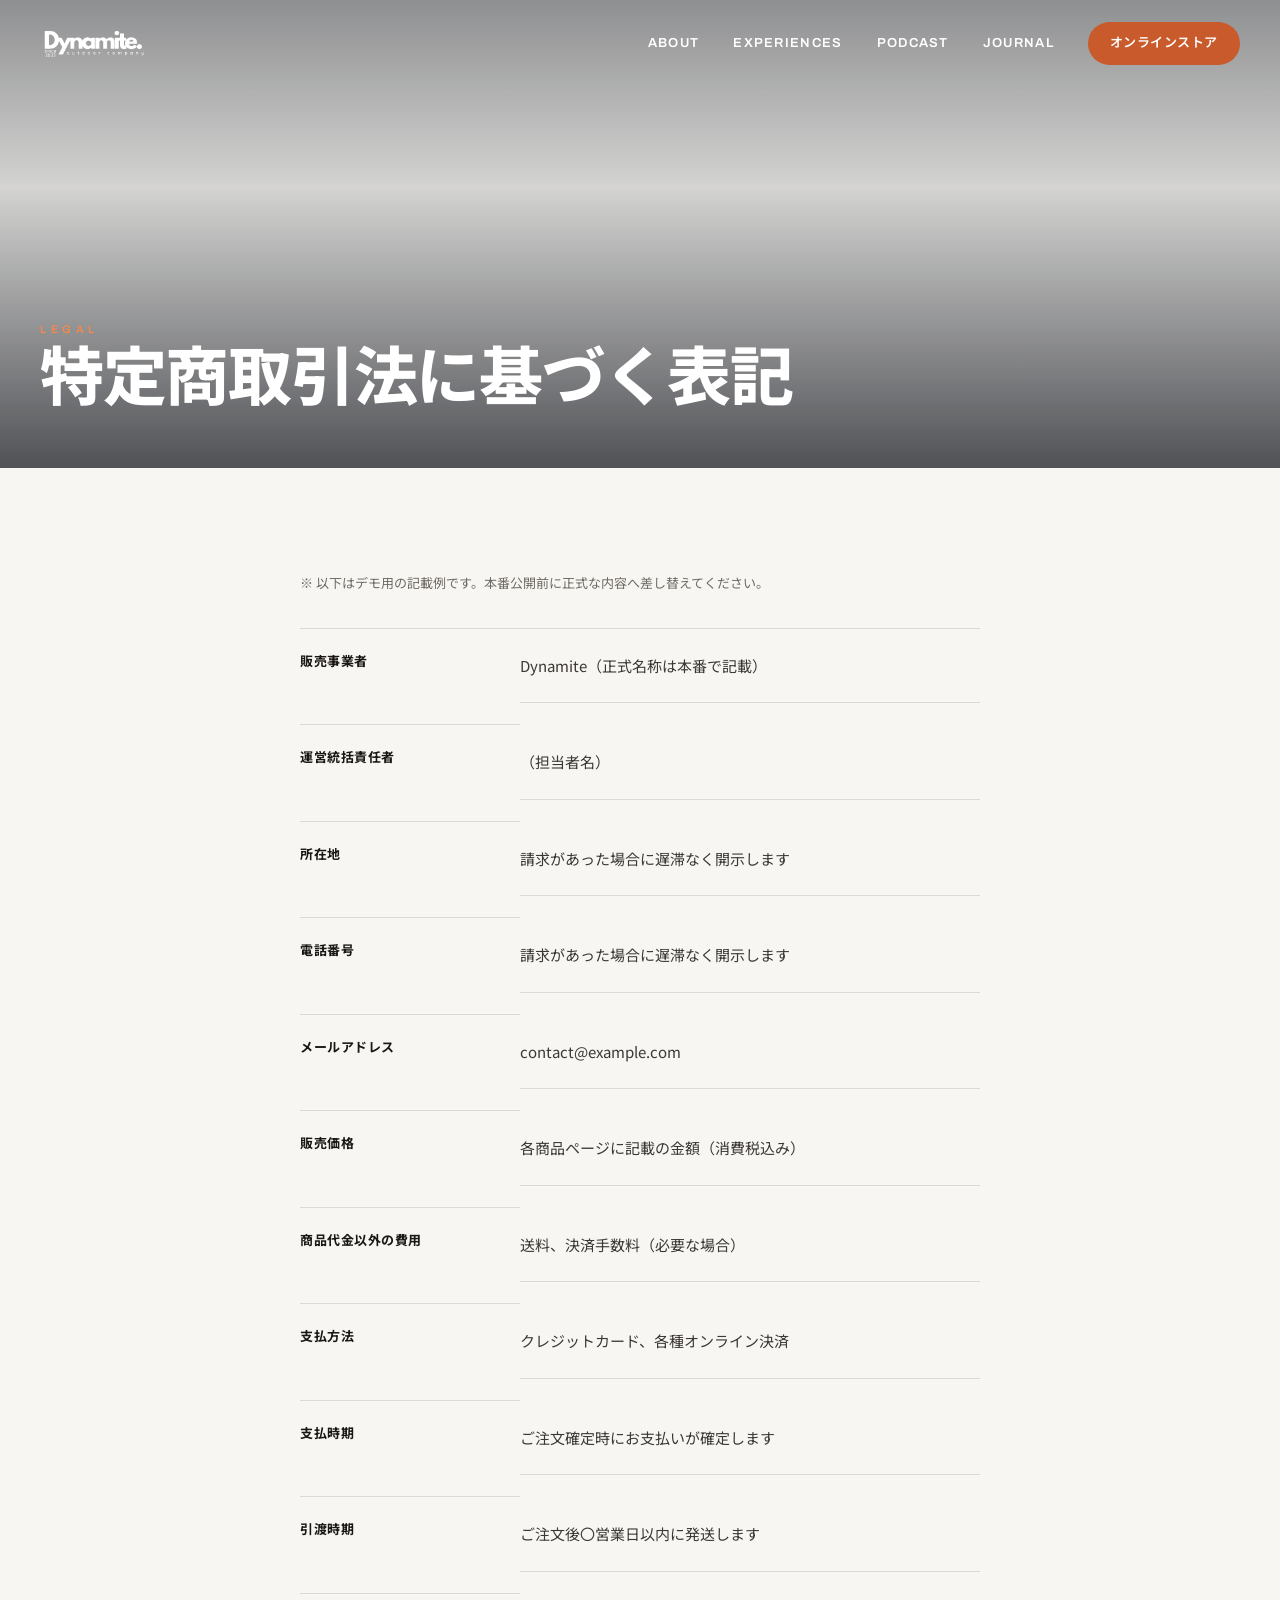
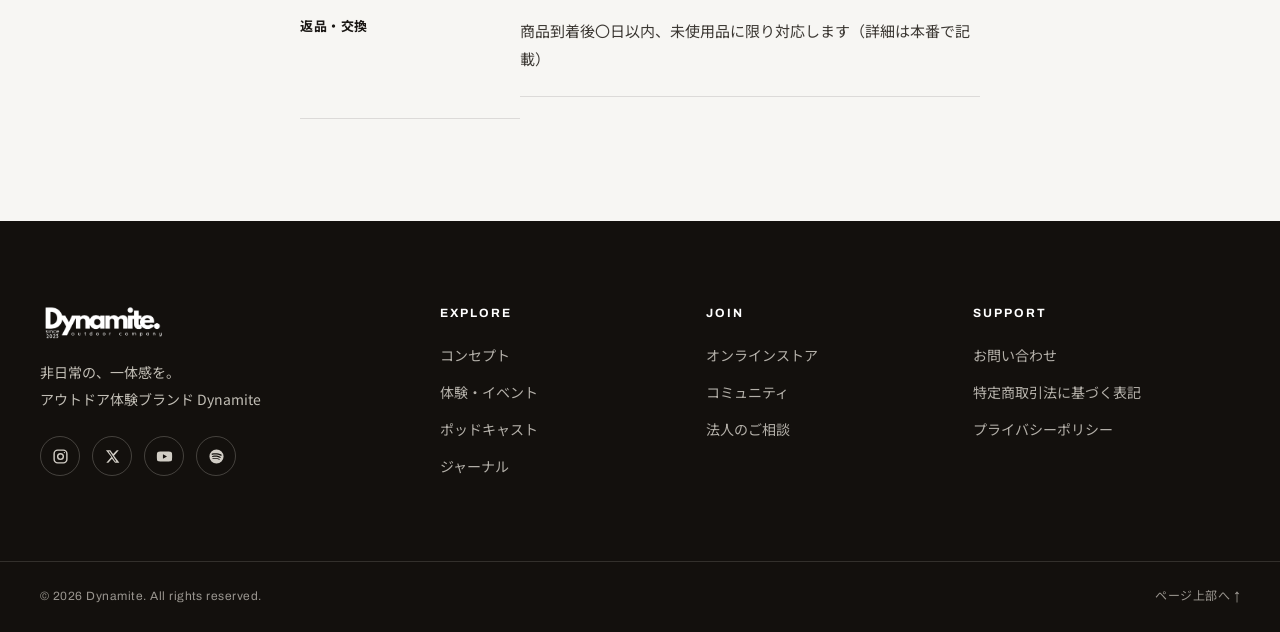
<file: tokushoho.html>
<!DOCTYPE html>
<html lang="ja">
<head>
<meta charset="UTF-8">
<meta name="viewport" content="width=device-width, initial-scale=1.0">
<title>特定商取引法に基づく表記｜Dynamite</title>
<meta name="description" content="Dynamite の特定商取引法に基づく表記。">
<link rel="preconnect" href="https://fonts.googleapis.com">
<link rel="preconnect" href="https://fonts.gstatic.com" crossorigin>
<link href="https://fonts.googleapis.com/css2?family=Archivo:wght@500;600;700;800;900&family=Noto+Sans+JP:wght@400;500;700&display=swap" rel="stylesheet">
<link rel="stylesheet" href="style.css">
</head>
<body>

<header class="site-header" id="site-header">
  <div class="site-header__inner">
    <a class="brand" href="index.html" aria-label="Dynamite ホーム"><span class="brand__mark" role="img" aria-label="Dynamite outdoor company"></span></a>
    <nav class="nav" id="nav" aria-label="メインナビゲーション">
      <a class="nav__link" href="index.html#concept">ABOUT</a>
      <a class="nav__link" href="experiences.html">EXPERIENCES</a>
      <a class="nav__link" href="index.html#podcast">PODCAST</a>
      <a class="nav__link" href="journal.html">JOURNAL</a>
      <a class="nav__pill" href="https://sr-ice.github.io/dynamite-ec/" target="_blank" rel="noopener">オンラインストア</a>
    </nav>
    <button class="burger" id="burger" type="button" aria-label="メニューを開く" aria-expanded="false">
      <span></span><span></span><span></span>
    </button>
  </div>
</header>

<main>
  <section class="page-hero">
    <div class="page-hero__bg" style="background-image:url('https://images.unsplash.com/photo-1504280390367-361c6d9f38f4?auto=format&fit=crop&w=1920&q=80');"></div>
    <div class="page-hero__scrim"></div>
    <div class="page-hero__inner" data-reveal>
      <span class="eyebrow" style="color:#f2884e;">LEGAL</span>
      <h1 class="page-hero__title">特定商取引法に基づく表記</h1>
    </div>
  </section>

  <section class="legal">
    <div class="legal__inner" data-reveal>
      <p style="color:var(--muted);font-size:13px;margin-bottom:32px;">※ 以下はデモ用の記載例です。本番公開前に正式な内容へ差し替えてください。</p>
      <dl>
        <dt>販売事業者</dt><dd>Dynamite（正式名称は本番で記載）</dd>
        <dt>運営統括責任者</dt><dd>（担当者名）</dd>
        <dt>所在地</dt><dd>請求があった場合に遅滞なく開示します</dd>
        <dt>電話番号</dt><dd>請求があった場合に遅滞なく開示します</dd>
        <dt>メールアドレス</dt><dd>contact@example.com</dd>
        <dt>販売価格</dt><dd>各商品ページに記載の金額（消費税込み）</dd>
        <dt>商品代金以外の費用</dt><dd>送料、決済手数料（必要な場合）</dd>
        <dt>支払方法</dt><dd>クレジットカード、各種オンライン決済</dd>
        <dt>支払時期</dt><dd>ご注文確定時にお支払いが確定します</dd>
        <dt>引渡時期</dt><dd>ご注文後〇営業日以内に発送します</dd>
        <dt>返品・交換</dt><dd>商品到着後〇日以内、未使用品に限り対応します（詳細は本番で記載）</dd>
      </dl>
    </div>
  </section>
</main>

<footer class="site-footer">
  <div class="footer__top">
    <div class="footer__brand">
      <span class="brand"><span class="brand__mark" role="img" aria-label="Dynamite outdoor company"></span></span>
      <p class="footer__tagline">非日常の、一体感を。<br>アウトドア体験ブランド Dynamite</p>
      <div class="sns">
        <a href="#" aria-label="Instagram"><svg width="17" height="17" viewBox="0 0 24 24" fill="none" stroke="currentColor" stroke-width="2"><rect x="3" y="3" width="18" height="18" rx="5"/><circle cx="12" cy="12" r="4"/><circle cx="17.5" cy="6.5" r="1" fill="currentColor" stroke="none"/></svg></a>
        <a href="#" aria-label="X"><svg width="15" height="15" viewBox="0 0 24 24" fill="currentColor"><path d="M18.9 2H22l-7.6 8.7L23 22h-6.9l-5-6.5L5.3 22H2.1l8.1-9.3L1.5 2h7l4.5 6 5.9-6Zm-2.4 18h1.7L7.6 3.8H5.8L16.5 20Z"/></svg></a>
        <a href="#" aria-label="YouTube"><svg width="17" height="17" viewBox="0 0 24 24" fill="currentColor"><path d="M22.5 7.2a2.8 2.8 0 0 0-2-2C18.8 4.8 12 4.8 12 4.8s-6.8 0-8.5.4a2.8 2.8 0 0 0-2 2C1.2 8.9 1.2 12 1.2 12s0 3.1.3 4.8a2.8 2.8 0 0 0 2 2c1.7.4 8.5.4 8.5.4s6.8 0 8.5-.4a2.8 2.8 0 0 0 2-2c.3-1.7.3-4.8.3-4.8s0-3.1-.3-4.8ZM9.8 15.3V8.7l5.7 3.3-5.7 3.3Z"/></svg></a>
        <a href="https://open.spotify.com/show/1bJ7hFV7Gk909wK4f6UKPl" target="_blank" rel="noopener" aria-label="Spotify"><svg width="17" height="17" viewBox="0 0 24 24" fill="currentColor"><path d="M12 2a10 10 0 1 0 0 20 10 10 0 0 0 0-20Zm4.6 14.4a.62.62 0 0 1-.86.21c-2.35-1.44-5.3-1.76-8.8-.96a.62.62 0 1 1-.28-1.22c3.83-.87 7.1-.5 9.73 1.11.3.18.39.57.21.86Zm1.23-2.74a.78.78 0 0 1-1.07.26c-2.69-1.65-6.79-2.13-9.97-1.17a.78.78 0 1 1-.45-1.49c3.63-1.1 8.15-.56 11.23 1.33.37.23.49.71.26 1.07Zm.1-2.85c-3.23-1.92-8.55-2.1-11.63-1.16a.93.93 0 1 1-.54-1.78c3.54-1.08 9.42-.87 13.13 1.34a.93.93 0 1 1-.96 1.6Z"/></svg></a>
      </div>
    </div>
    <div>
      <div class="footer__heading">EXPLORE</div>
      <div class="footer__col">
        <a href="index.html#concept">コンセプト</a>
        <a href="experiences.html">体験・イベント</a>
        <a href="index.html#podcast">ポッドキャスト</a>
        <a href="journal.html">ジャーナル</a>
      </div>
    </div>
    <div>
      <div class="footer__heading">JOIN</div>
      <div class="footer__col">
        <a href="https://sr-ice.github.io/dynamite-ec/" target="_blank" rel="noopener">オンラインストア</a>
        <a href="index.html#community">コミュニティ</a>
        <a href="contact.html">法人のご相談</a>
      </div>
    </div>
    <div>
      <div class="footer__heading">SUPPORT</div>
      <div class="footer__col">
        <a href="contact.html">お問い合わせ</a>
        <a href="tokushoho.html">特定商取引法に基づく表記</a>
        <a href="privacy.html">プライバシーポリシー</a>
      </div>
    </div>
  </div>
  <div class="footer__bottom">
    <span class="footer__copy">© 2026 Dynamite. All rights reserved.</span>
    <a class="footer__top-link" href="#">ページ上部へ ↑</a>
  </div>
</footer>

<script src="app.js"></script>
</body>
</html>
</file>
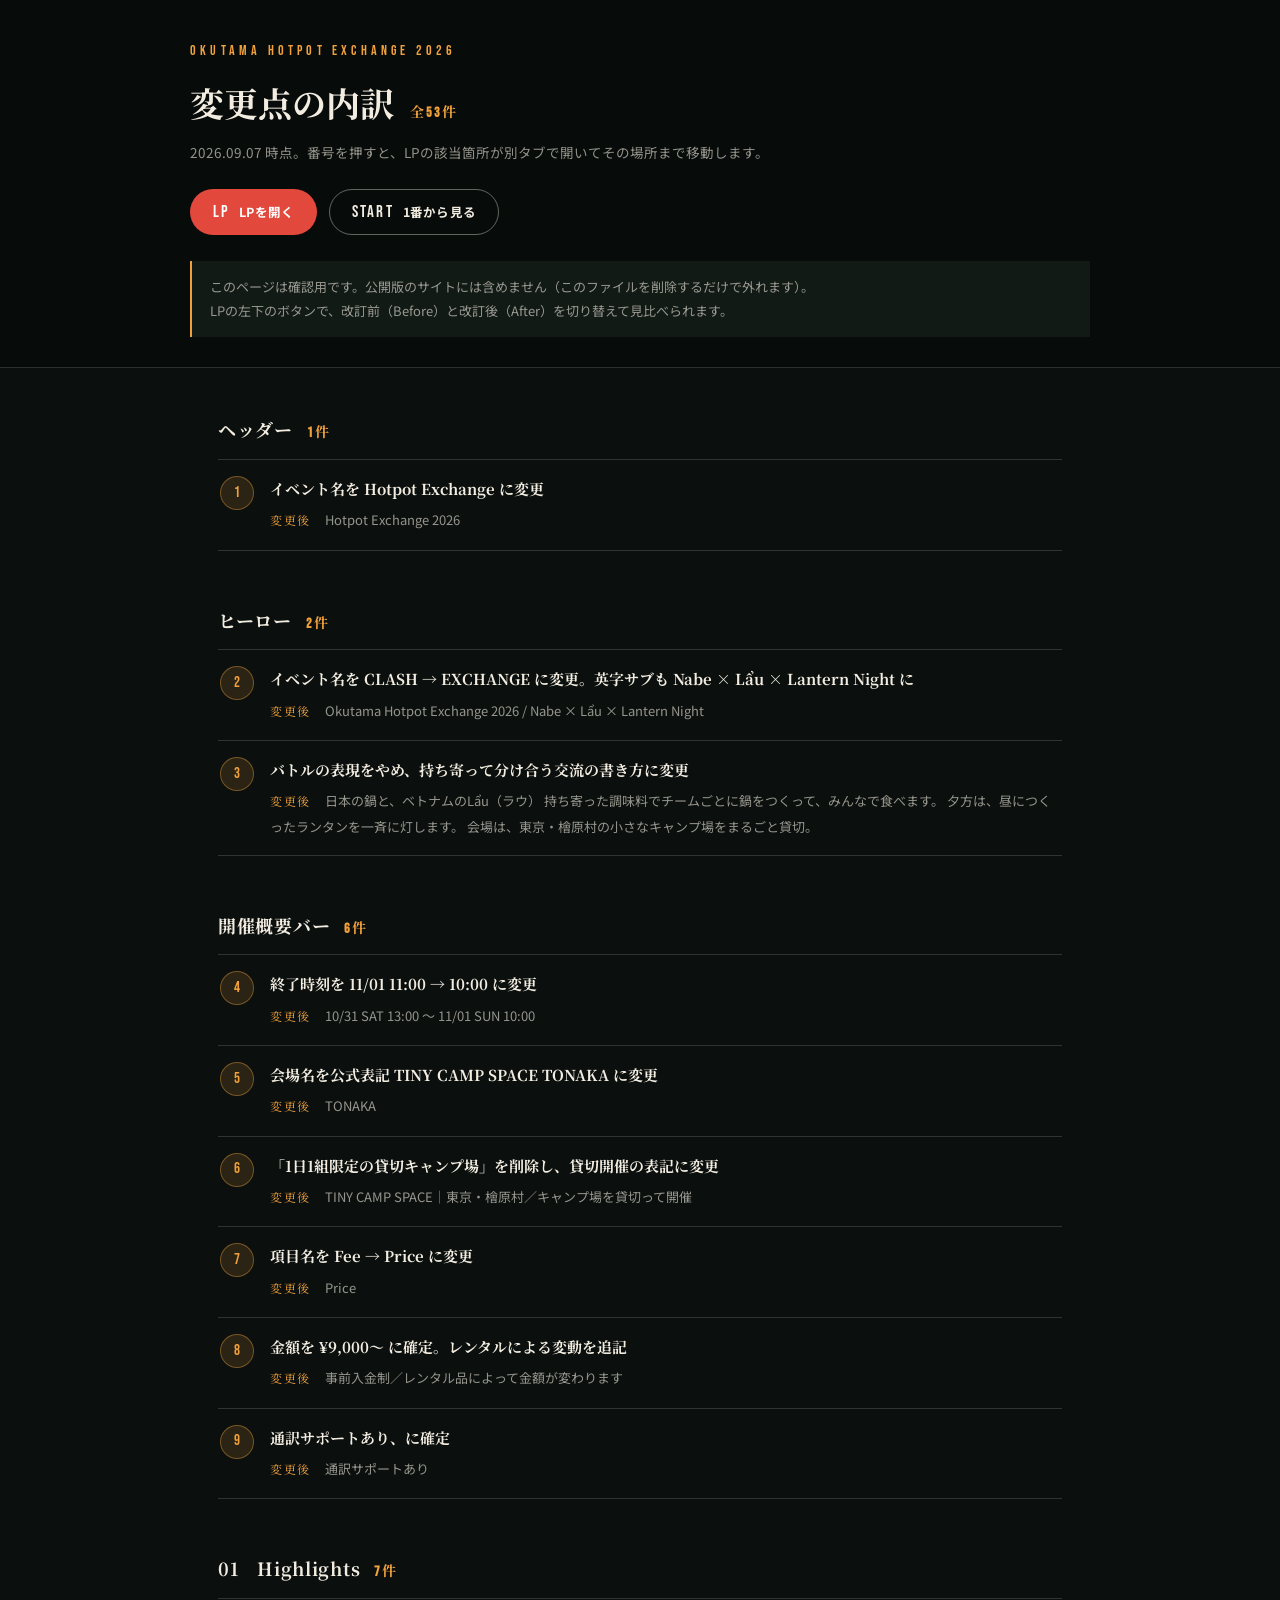
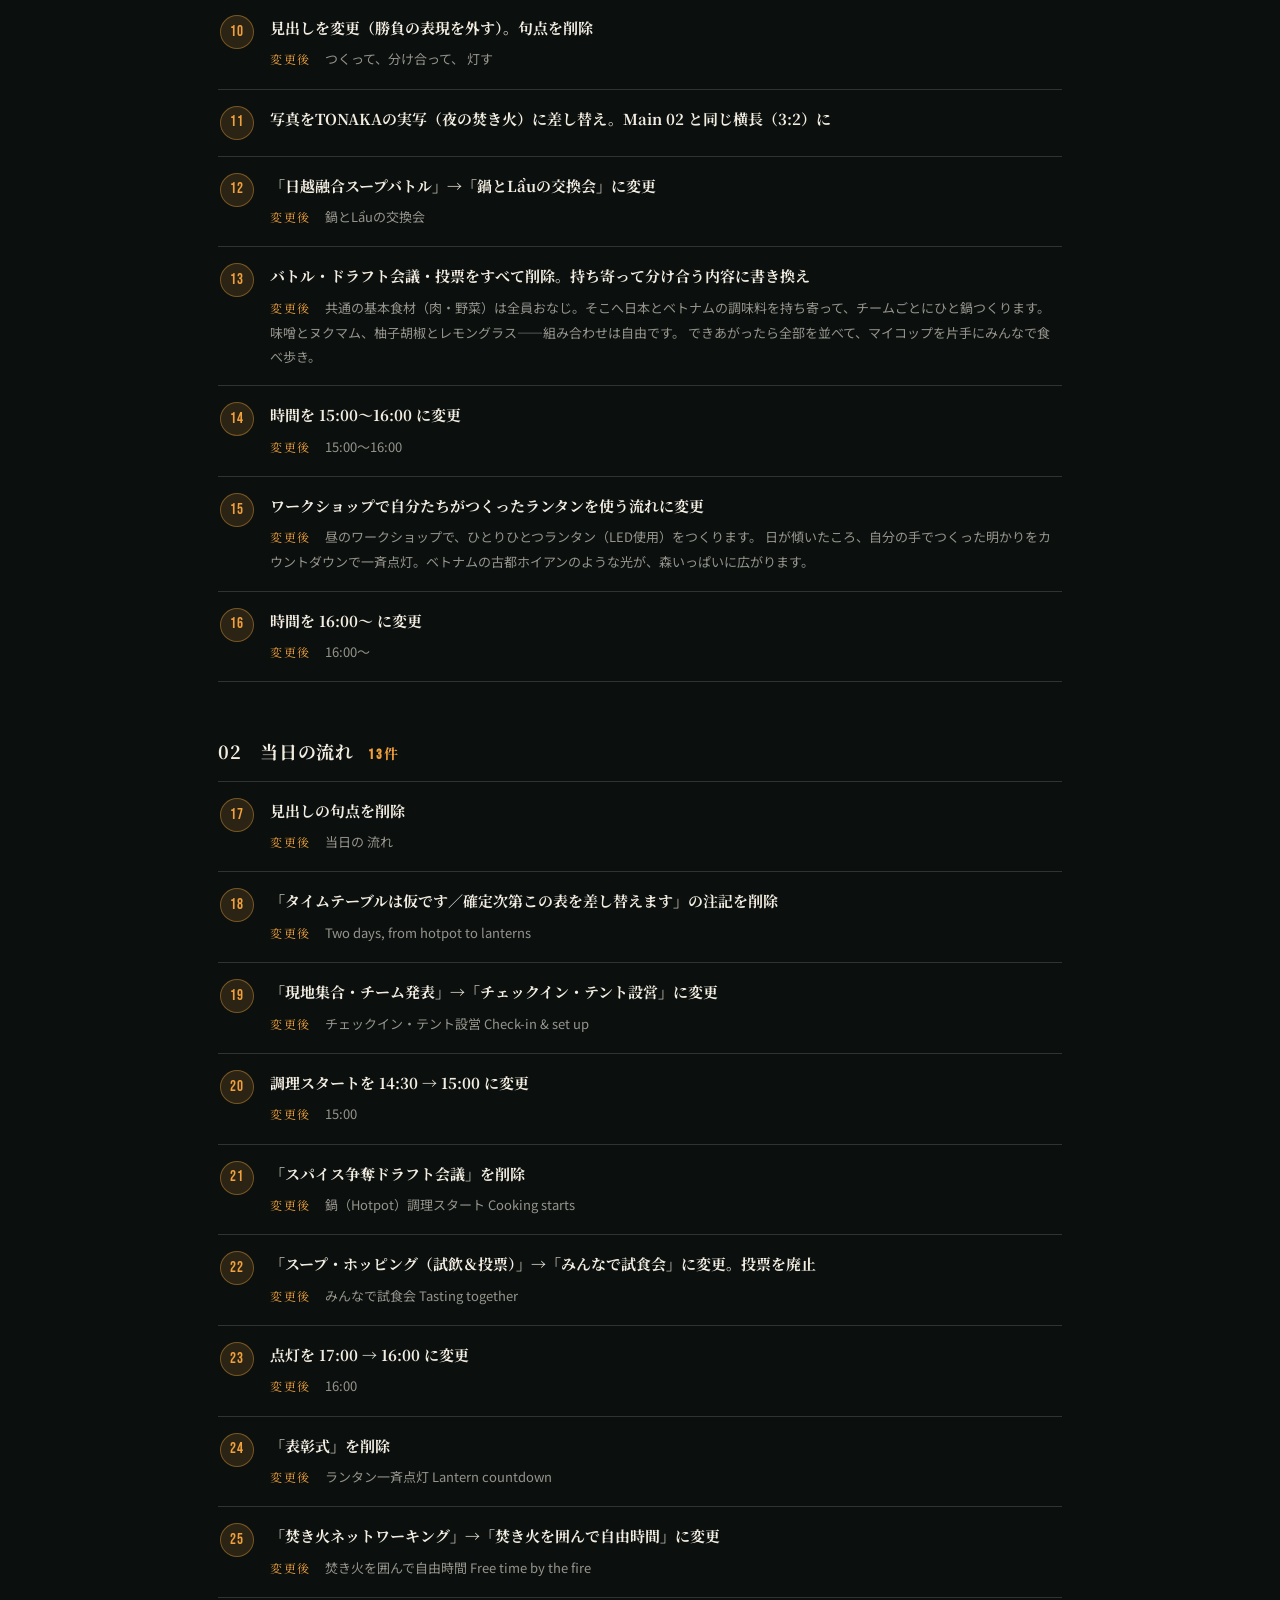
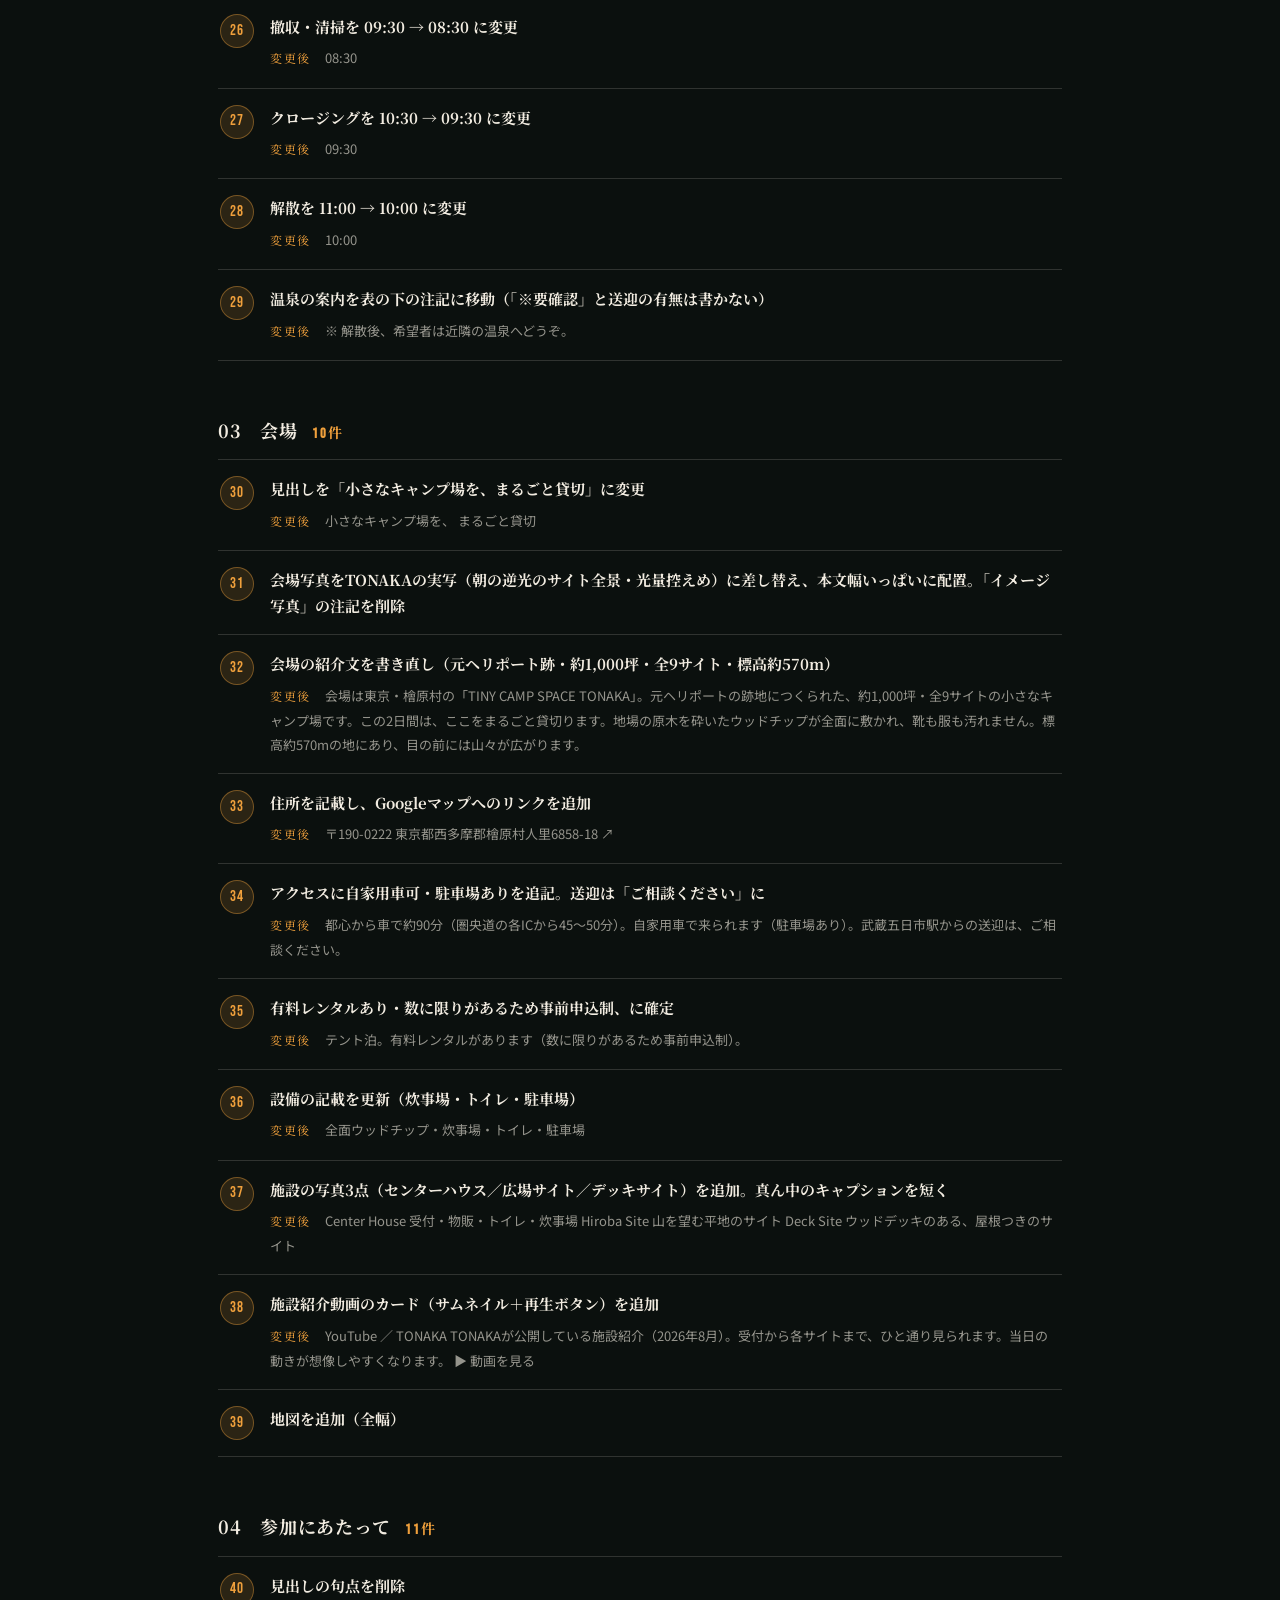
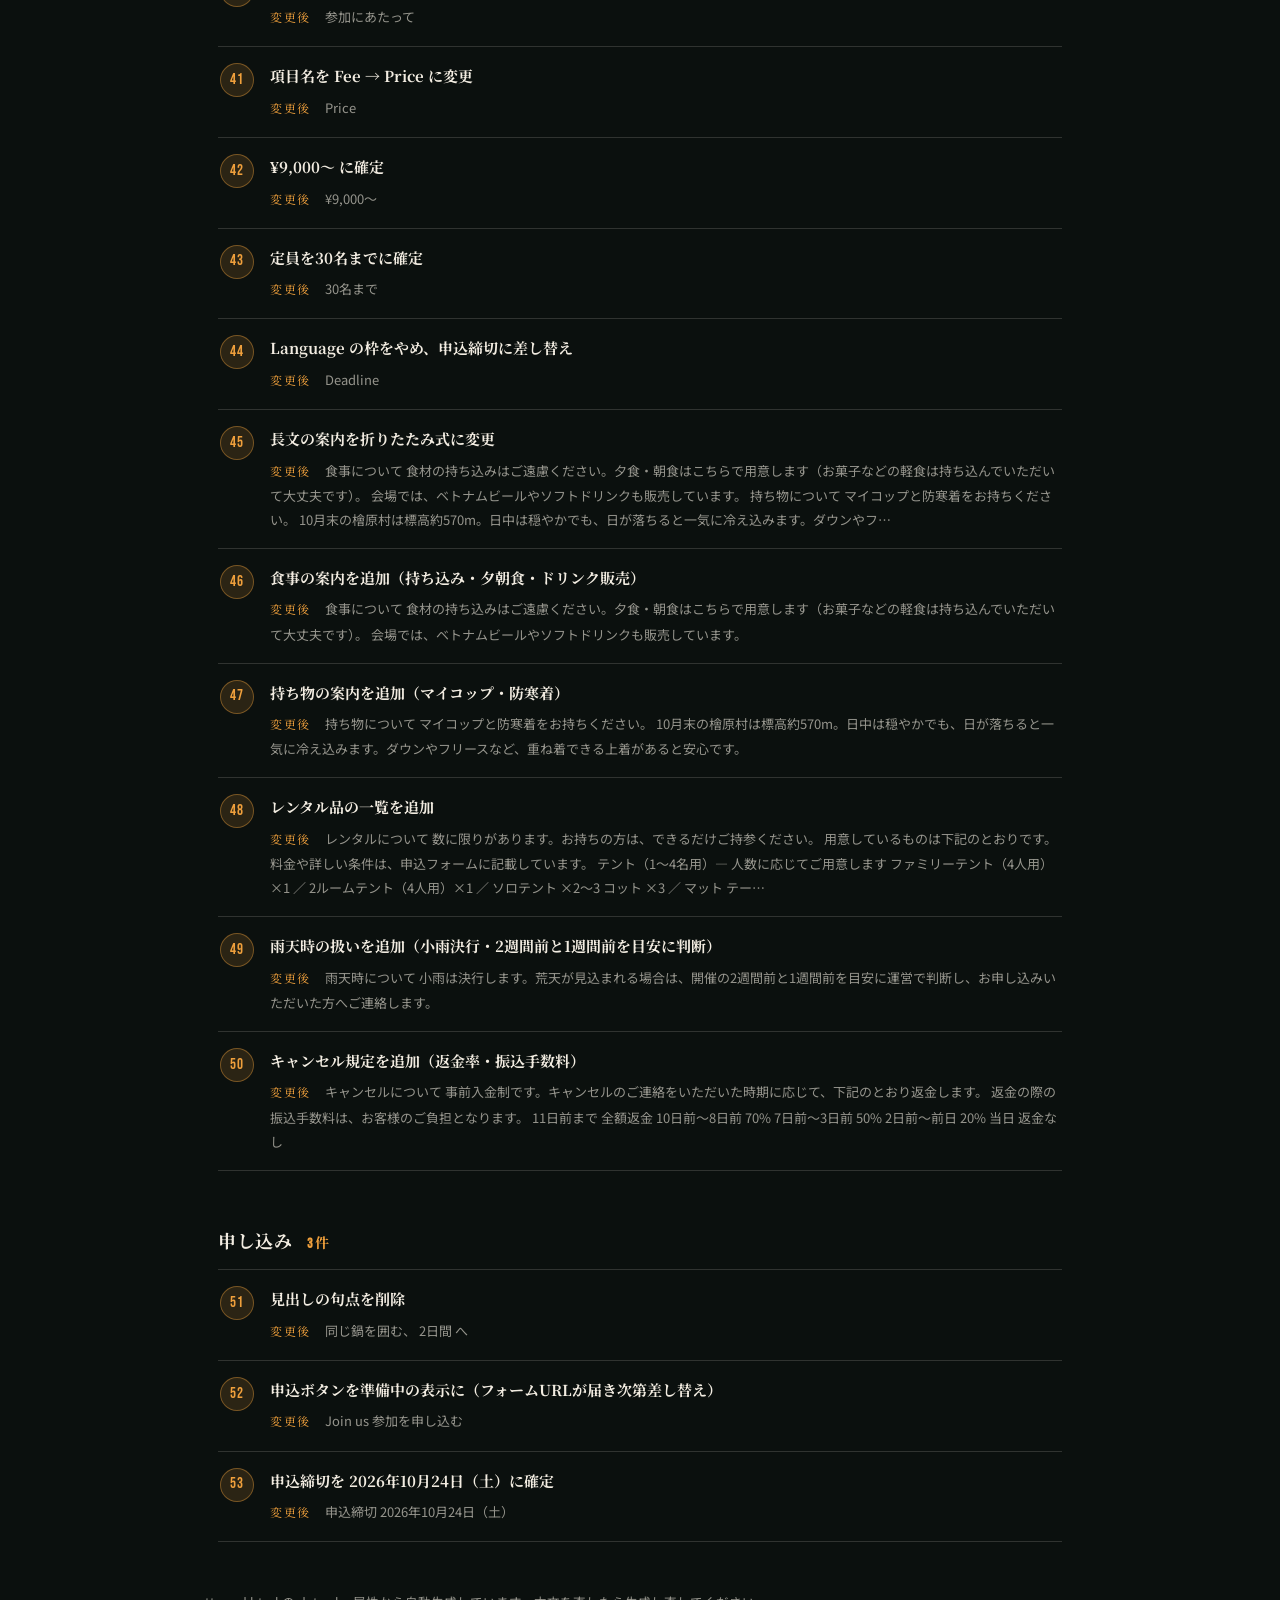
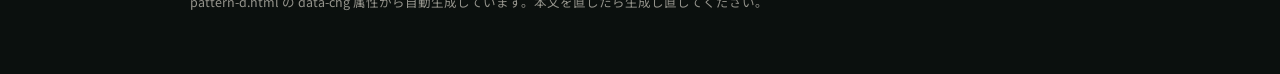
<file: okutama-hotpot/changes.html>
<!DOCTYPE html>
<html lang="ja">
<head>
<meta charset="UTF-8">
<meta name="viewport" content="width=device-width, initial-scale=1.0">
<title>変更点の内訳｜OKUTAMA HOTPOT EXCHANGE 2026</title>
<meta name="robots" content="noindex, nofollow">
<link rel="preconnect" href="https://fonts.googleapis.com">
<link rel="preconnect" href="https://fonts.gstatic.com" crossorigin>
<link href="https://fonts.googleapis.com/css2?family=Bebas+Neue&family=Noto+Sans+JP:wght@400;500;700&family=Noto+Serif+JP:wght@500;700&display=swap" rel="stylesheet">
<style>
/* =========================================================
   変更点の内訳（確認用）
   pattern-d.html の data-chg から自動生成。公開時はこのファイルごと削除する。
   ========================================================= */
:root {
  --night:#0b100e; --night-2:#070b09; --night-3:#121a16;
  --paper:#f2ece1; --amber:#f0a03c; --amber-2:#ffd79a; --vermilion:#e2483c;
  --hair:rgba(242,236,225,0.16);
  --text:rgba(242,236,225,0.86); --text-mute:rgba(242,236,225,0.6);
  --f-disp:'Bebas Neue','Noto Serif JP',sans-serif;
  --f-mincho:'Noto Serif JP',serif;
  --f-body:'Noto Sans JP',sans-serif;
}
*,*::before,*::after { box-sizing:border-box; }
body {
  margin:0; background:var(--night); color:var(--paper);
  font-family:var(--f-body); font-size:15px; line-height:1.9;
  -webkit-font-smoothing:antialiased;
}
a { color:inherit; text-decoration:none; }
h1,h2,p,ol { margin:0; }
ol { list-style:none; padding:0; }
.wrap { width:100%; max-width:900px; margin-inline:auto; padding-inline:28px; }

.hd { border-bottom:1px solid var(--hair); background:var(--night-2); }
.hd__in { padding:38px 0 30px; }
.hd__k { font-family:var(--f-disp); font-size:14px; letter-spacing:.3em; color:var(--amber); }
.hd__t { font-family:var(--f-mincho); font-weight:700; font-size:clamp(24px,3.4vw,34px); line-height:1.5; margin-top:12px; }
.hd__s { margin-top:12px; font-size:13.5px; color:var(--text-mute); }
.hd__acts { display:flex; flex-wrap:wrap; gap:12px; margin-top:24px; }
.btn {
  display:inline-flex; align-items:center; gap:9px; min-height:46px; padding:0 22px;
  border-radius:999px; border:1px solid transparent;
  font-family:var(--f-disp); font-size:17px; letter-spacing:.12em; line-height:1;
  transition:transform .3s cubic-bezier(.22,.61,.36,1), background-color .3s, border-color .3s, color .3s;
}
.btn em { font-family:var(--f-body); font-style:normal; font-size:12.5px; font-weight:700; letter-spacing:.02em; }
.btn--fill { background:var(--vermilion); color:#fff; }
.btn--fill:hover { transform:translateY(-3px); background:#cf3a2f; }
.btn--line { border-color:rgba(242,236,225,.4); }
.btn--line:hover { transform:translateY(-3px); border-color:var(--amber); color:var(--amber); }

.note {
  margin:26px 0 0; padding:14px 18px; border-left:2px solid var(--amber);
  background:var(--night-3); font-size:13px; line-height:1.85; color:var(--text-mute);
}

.grp { padding:44px 0 8px; }
.grp__t {
  display:flex; align-items:baseline; gap:14px;
  font-family:var(--f-mincho); font-weight:700; font-size:18px; letter-spacing:.04em;
  padding-bottom:12px; border-bottom:1px solid var(--hair);
}
.grp__n { font-family:var(--f-disp); font-size:14px; letter-spacing:.14em; color:var(--amber); }

.itm { display:grid; grid-template-columns:34px 1fr; gap:16px; padding:16px 2px; border-bottom:1px solid var(--hair); }
.itm__no {
  display:flex; align-items:center; justify-content:center;
  width:34px; height:34px; border-radius:999px;
  background:rgba(240,160,60,.14); border:1px solid rgba(240,160,60,.4); color:var(--amber);
  font-family:var(--f-disp); font-size:15px; letter-spacing:.04em;
  transition:background-color .25s, color .25s;
}
.itm__no:hover { background:var(--amber); color:var(--night); }
.itm__t { font-family:var(--f-mincho); font-weight:700; font-size:15px; line-height:1.7; }
.itm__a { margin-top:7px; font-size:13px; line-height:1.85; color:var(--text-mute); }
.itm__a::before { content:"変更後　"; font-family:var(--f-disp); letter-spacing:.14em; color:var(--amber); font-size:12px; }

.ft { padding:40px 0 60px; font-size:12.5px; color:var(--text-mute); }

@media (max-width:560px) {
  .wrap { padding-inline:20px; }
  .itm { grid-template-columns:30px 1fr; gap:12px; }
  .itm__no { width:30px; height:30px; font-size:14px; }
}
</style>
</head>
<body>

<header class="hd">
  <div class="wrap hd__in">
    <p class="hd__k">OKUTAMA HOTPOT EXCHANGE 2026</p>
    <h1 class="hd__t">変更点の内訳<span class="grp__n">　全53件</span></h1>
    <p class="hd__s">2026.09.07 時点。番号を押すと、LPの該当箇所が別タブで開いてその場所まで移動します。</p>
    <div class="hd__acts">
      <a class="btn btn--fill" href="pattern-d.html" target="ohc-lp"><span>LP</span><em>LPを開く</em></a>
      <a class="btn btn--line" href="pattern-d.html#chg-1" target="ohc-lp"><span>Start</span><em>1番から見る</em></a>
    </div>
    <p class="note">このページは確認用です。公開版のサイトには含めません（このファイルを削除するだけで外れます）。<br>
    LPの左下のボタンで、改訂前（Before）と改訂後（After）を切り替えて見比べられます。</p>
  </div>
</header>

<main class="wrap">

  <section class="grp">
    <h2 class="grp__t">ヘッダー<span class="grp__n">1件</span></h2>
    <ol class="lst">
      <li class="itm">
        <a class="itm__no" href="pattern-d.html#chg-1" target="ohc-lp">1</a>
        <div class="itm__b">
          <p class="itm__t">イベント名を Hotpot Exchange に変更</p>
          <p class="itm__a">Hotpot Exchange 2026</p>
        </div>
      </li>
    </ol>
  </section>
  <section class="grp">
    <h2 class="grp__t">ヒーロー<span class="grp__n">2件</span></h2>
    <ol class="lst">
      <li class="itm">
        <a class="itm__no" href="pattern-d.html#chg-2" target="ohc-lp">2</a>
        <div class="itm__b">
          <p class="itm__t">イベント名を CLASH → EXCHANGE に変更。英字サブも Nabe × Lẩu × Lantern Night に</p>
          <p class="itm__a">Okutama Hotpot Exchange 2026 / Nabe × Lẩu × Lantern Night</p>
        </div>
      </li>
      <li class="itm">
        <a class="itm__no" href="pattern-d.html#chg-3" target="ohc-lp">3</a>
        <div class="itm__b">
          <p class="itm__t">バトルの表現をやめ、持ち寄って分け合う交流の書き方に変更</p>
          <p class="itm__a">日本の鍋と、ベトナムのLẩu（ラウ） 持ち寄った調味料でチームごとに鍋をつくって、みんなで食べます。 夕方は、昼につくったランタンを一斉に灯します。 会場は、東京・檜原村の小さなキャンプ場をまるごと貸切。</p>
        </div>
      </li>
    </ol>
  </section>
  <section class="grp">
    <h2 class="grp__t">開催概要バー<span class="grp__n">6件</span></h2>
    <ol class="lst">
      <li class="itm">
        <a class="itm__no" href="pattern-d.html#chg-4" target="ohc-lp">4</a>
        <div class="itm__b">
          <p class="itm__t">終了時刻を 11/01 11:00 → 10:00 に変更</p>
          <p class="itm__a">10/31 SAT 13:00 〜 11/01 SUN 10:00</p>
        </div>
      </li>
      <li class="itm">
        <a class="itm__no" href="pattern-d.html#chg-5" target="ohc-lp">5</a>
        <div class="itm__b">
          <p class="itm__t">会場名を公式表記 TINY CAMP SPACE TONAKA に変更</p>
          <p class="itm__a">TONAKA</p>
        </div>
      </li>
      <li class="itm">
        <a class="itm__no" href="pattern-d.html#chg-6" target="ohc-lp">6</a>
        <div class="itm__b">
          <p class="itm__t">「1日1組限定の貸切キャンプ場」を削除し、貸切開催の表記に変更</p>
          <p class="itm__a">TINY CAMP SPACE｜東京・檜原村／キャンプ場を貸切って開催</p>
        </div>
      </li>
      <li class="itm">
        <a class="itm__no" href="pattern-d.html#chg-7" target="ohc-lp">7</a>
        <div class="itm__b">
          <p class="itm__t">項目名を Fee → Price に変更</p>
          <p class="itm__a">Price</p>
        </div>
      </li>
      <li class="itm">
        <a class="itm__no" href="pattern-d.html#chg-8" target="ohc-lp">8</a>
        <div class="itm__b">
          <p class="itm__t">金額を ¥9,000〜 に確定。レンタルによる変動を追記</p>
          <p class="itm__a">事前入金制／レンタル品によって金額が変わります</p>
        </div>
      </li>
      <li class="itm">
        <a class="itm__no" href="pattern-d.html#chg-9" target="ohc-lp">9</a>
        <div class="itm__b">
          <p class="itm__t">通訳サポートあり、に確定</p>
          <p class="itm__a">通訳サポートあり</p>
        </div>
      </li>
    </ol>
  </section>
  <section class="grp">
    <h2 class="grp__t">01　Highlights<span class="grp__n">7件</span></h2>
    <ol class="lst">
      <li class="itm">
        <a class="itm__no" href="pattern-d.html#chg-10" target="ohc-lp">10</a>
        <div class="itm__b">
          <p class="itm__t">見出しを変更（勝負の表現を外す）。句点を削除</p>
          <p class="itm__a">つくって、分け合って、 灯す</p>
        </div>
      </li>
      <li class="itm">
        <a class="itm__no" href="pattern-d.html#chg-11" target="ohc-lp">11</a>
        <div class="itm__b">
          <p class="itm__t">写真をTONAKAの実写（夜の焚き火）に差し替え。Main 02 と同じ横長（3:2）に</p>
          
        </div>
      </li>
      <li class="itm">
        <a class="itm__no" href="pattern-d.html#chg-12" target="ohc-lp">12</a>
        <div class="itm__b">
          <p class="itm__t">「日越融合スープバトル」→「鍋とLẩuの交換会」に変更</p>
          <p class="itm__a">鍋とLẩuの交換会</p>
        </div>
      </li>
      <li class="itm">
        <a class="itm__no" href="pattern-d.html#chg-13" target="ohc-lp">13</a>
        <div class="itm__b">
          <p class="itm__t">バトル・ドラフト会議・投票をすべて削除。持ち寄って分け合う内容に書き換え</p>
          <p class="itm__a">共通の基本食材（肉・野菜）は全員おなじ。そこへ日本とベトナムの調味料を持ち寄って、チームごとにひと鍋つくります。 味噌とヌクマム、柚子胡椒とレモングラス——組み合わせは自由です。 できあがったら全部を並べて、マイコップを片手にみんなで食べ歩き。</p>
        </div>
      </li>
      <li class="itm">
        <a class="itm__no" href="pattern-d.html#chg-14" target="ohc-lp">14</a>
        <div class="itm__b">
          <p class="itm__t">時間を 15:00〜16:00 に変更</p>
          <p class="itm__a">15:00〜16:00</p>
        </div>
      </li>
      <li class="itm">
        <a class="itm__no" href="pattern-d.html#chg-15" target="ohc-lp">15</a>
        <div class="itm__b">
          <p class="itm__t">ワークショップで自分たちがつくったランタンを使う流れに変更</p>
          <p class="itm__a">昼のワークショップで、ひとりひとつランタン（LED使用）をつくります。 日が傾いたころ、自分の手でつくった明かりをカウントダウンで一斉点灯。ベトナムの古都ホイアンのような光が、森いっぱいに広がります。</p>
        </div>
      </li>
      <li class="itm">
        <a class="itm__no" href="pattern-d.html#chg-16" target="ohc-lp">16</a>
        <div class="itm__b">
          <p class="itm__t">時間を 16:00〜 に変更</p>
          <p class="itm__a">16:00〜</p>
        </div>
      </li>
    </ol>
  </section>
  <section class="grp">
    <h2 class="grp__t">02　当日の流れ<span class="grp__n">13件</span></h2>
    <ol class="lst">
      <li class="itm">
        <a class="itm__no" href="pattern-d.html#chg-17" target="ohc-lp">17</a>
        <div class="itm__b">
          <p class="itm__t">見出しの句点を削除</p>
          <p class="itm__a">当日の 流れ</p>
        </div>
      </li>
      <li class="itm">
        <a class="itm__no" href="pattern-d.html#chg-18" target="ohc-lp">18</a>
        <div class="itm__b">
          <p class="itm__t">「タイムテーブルは仮です／確定次第この表を差し替えます」の注記を削除</p>
          <p class="itm__a">Two days, from hotpot to lanterns</p>
        </div>
      </li>
      <li class="itm">
        <a class="itm__no" href="pattern-d.html#chg-19" target="ohc-lp">19</a>
        <div class="itm__b">
          <p class="itm__t">「現地集合・チーム発表」→「チェックイン・テント設営」に変更</p>
          <p class="itm__a">チェックイン・テント設営 Check-in &amp; set up</p>
        </div>
      </li>
      <li class="itm">
        <a class="itm__no" href="pattern-d.html#chg-20" target="ohc-lp">20</a>
        <div class="itm__b">
          <p class="itm__t">調理スタートを 14:30 → 15:00 に変更</p>
          <p class="itm__a">15:00</p>
        </div>
      </li>
      <li class="itm">
        <a class="itm__no" href="pattern-d.html#chg-21" target="ohc-lp">21</a>
        <div class="itm__b">
          <p class="itm__t">「スパイス争奪ドラフト会議」を削除</p>
          <p class="itm__a">鍋（Hotpot）調理スタート Cooking starts</p>
        </div>
      </li>
      <li class="itm">
        <a class="itm__no" href="pattern-d.html#chg-22" target="ohc-lp">22</a>
        <div class="itm__b">
          <p class="itm__t">「スープ・ホッピング（試飲＆投票）」→「みんなで試食会」に変更。投票を廃止</p>
          <p class="itm__a">みんなで試食会 Tasting together</p>
        </div>
      </li>
      <li class="itm">
        <a class="itm__no" href="pattern-d.html#chg-23" target="ohc-lp">23</a>
        <div class="itm__b">
          <p class="itm__t">点灯を 17:00 → 16:00 に変更</p>
          <p class="itm__a">16:00</p>
        </div>
      </li>
      <li class="itm">
        <a class="itm__no" href="pattern-d.html#chg-24" target="ohc-lp">24</a>
        <div class="itm__b">
          <p class="itm__t">「表彰式」を削除</p>
          <p class="itm__a">ランタン一斉点灯 Lantern countdown</p>
        </div>
      </li>
      <li class="itm">
        <a class="itm__no" href="pattern-d.html#chg-25" target="ohc-lp">25</a>
        <div class="itm__b">
          <p class="itm__t">「焚き火ネットワーキング」→「焚き火を囲んで自由時間」に変更</p>
          <p class="itm__a">焚き火を囲んで自由時間 Free time by the fire</p>
        </div>
      </li>
      <li class="itm">
        <a class="itm__no" href="pattern-d.html#chg-26" target="ohc-lp">26</a>
        <div class="itm__b">
          <p class="itm__t">撤収・清掃を 09:30 → 08:30 に変更</p>
          <p class="itm__a">08:30</p>
        </div>
      </li>
      <li class="itm">
        <a class="itm__no" href="pattern-d.html#chg-27" target="ohc-lp">27</a>
        <div class="itm__b">
          <p class="itm__t">クロージングを 10:30 → 09:30 に変更</p>
          <p class="itm__a">09:30</p>
        </div>
      </li>
      <li class="itm">
        <a class="itm__no" href="pattern-d.html#chg-28" target="ohc-lp">28</a>
        <div class="itm__b">
          <p class="itm__t">解散を 11:00 → 10:00 に変更</p>
          <p class="itm__a">10:00</p>
        </div>
      </li>
      <li class="itm">
        <a class="itm__no" href="pattern-d.html#chg-29" target="ohc-lp">29</a>
        <div class="itm__b">
          <p class="itm__t">温泉の案内を表の下の注記に移動（「※要確認」と送迎の有無は書かない）</p>
          <p class="itm__a">※ 解散後、希望者は近隣の温泉へどうぞ。</p>
        </div>
      </li>
    </ol>
  </section>
  <section class="grp">
    <h2 class="grp__t">03　会場<span class="grp__n">10件</span></h2>
    <ol class="lst">
      <li class="itm">
        <a class="itm__no" href="pattern-d.html#chg-30" target="ohc-lp">30</a>
        <div class="itm__b">
          <p class="itm__t">見出しを「小さなキャンプ場を、まるごと貸切」に変更</p>
          <p class="itm__a">小さなキャンプ場を、 まるごと貸切</p>
        </div>
      </li>
      <li class="itm">
        <a class="itm__no" href="pattern-d.html#chg-31" target="ohc-lp">31</a>
        <div class="itm__b">
          <p class="itm__t">会場写真をTONAKAの実写（朝の逆光のサイト全景・光量控えめ）に差し替え、本文幅いっぱいに配置。「イメージ写真」の注記を削除</p>
          
        </div>
      </li>
      <li class="itm">
        <a class="itm__no" href="pattern-d.html#chg-32" target="ohc-lp">32</a>
        <div class="itm__b">
          <p class="itm__t">会場の紹介文を書き直し（元ヘリポート跡・約1,000坪・全9サイト・標高約570m）</p>
          <p class="itm__a">会場は東京・檜原村の「TINY CAMP SPACE TONAKA」。元ヘリポートの跡地につくられた、約1,000坪・全9サイトの小さなキャンプ場です。この2日間は、ここをまるごと貸切ります。地場の原木を砕いたウッドチップが全面に敷かれ、靴も服も汚れません。標高約570mの地にあり、目の前には山々が広がります。</p>
        </div>
      </li>
      <li class="itm">
        <a class="itm__no" href="pattern-d.html#chg-33" target="ohc-lp">33</a>
        <div class="itm__b">
          <p class="itm__t">住所を記載し、Googleマップへのリンクを追加</p>
          <p class="itm__a">〒190-0222 東京都西多摩郡檜原村人里6858-18 ↗</p>
        </div>
      </li>
      <li class="itm">
        <a class="itm__no" href="pattern-d.html#chg-34" target="ohc-lp">34</a>
        <div class="itm__b">
          <p class="itm__t">アクセスに自家用車可・駐車場ありを追記。送迎は「ご相談ください」に</p>
          <p class="itm__a">都心から車で約90分（圏央道の各ICから45〜50分）。自家用車で来られます（駐車場あり）。武蔵五日市駅からの送迎は、ご相談ください。</p>
        </div>
      </li>
      <li class="itm">
        <a class="itm__no" href="pattern-d.html#chg-35" target="ohc-lp">35</a>
        <div class="itm__b">
          <p class="itm__t">有料レンタルあり・数に限りがあるため事前申込制、に確定</p>
          <p class="itm__a">テント泊。有料レンタルがあります（数に限りがあるため事前申込制）。</p>
        </div>
      </li>
      <li class="itm">
        <a class="itm__no" href="pattern-d.html#chg-36" target="ohc-lp">36</a>
        <div class="itm__b">
          <p class="itm__t">設備の記載を更新（炊事場・トイレ・駐車場）</p>
          <p class="itm__a">全面ウッドチップ・炊事場・トイレ・駐車場</p>
        </div>
      </li>
      <li class="itm">
        <a class="itm__no" href="pattern-d.html#chg-37" target="ohc-lp">37</a>
        <div class="itm__b">
          <p class="itm__t">施設の写真3点（センターハウス／広場サイト／デッキサイト）を追加。真ん中のキャプションを短く</p>
          <p class="itm__a">Center House 受付・物販・トイレ・炊事場 Hiroba Site 山を望む平地のサイト Deck Site ウッドデッキのある、屋根つきのサイト</p>
        </div>
      </li>
      <li class="itm">
        <a class="itm__no" href="pattern-d.html#chg-38" target="ohc-lp">38</a>
        <div class="itm__b">
          <p class="itm__t">施設紹介動画のカード（サムネイル＋再生ボタン）を追加</p>
          <p class="itm__a">YouTube ／ TONAKA TONAKAが公開している施設紹介（2026年8月）。受付から各サイトまで、ひと通り見られます。当日の動きが想像しやすくなります。 ▶ 動画を見る</p>
        </div>
      </li>
      <li class="itm">
        <a class="itm__no" href="pattern-d.html#chg-39" target="ohc-lp">39</a>
        <div class="itm__b">
          <p class="itm__t">地図を追加（全幅）</p>
          
        </div>
      </li>
    </ol>
  </section>
  <section class="grp">
    <h2 class="grp__t">04　参加にあたって<span class="grp__n">11件</span></h2>
    <ol class="lst">
      <li class="itm">
        <a class="itm__no" href="pattern-d.html#chg-40" target="ohc-lp">40</a>
        <div class="itm__b">
          <p class="itm__t">見出しの句点を削除</p>
          <p class="itm__a">参加にあたって</p>
        </div>
      </li>
      <li class="itm">
        <a class="itm__no" href="pattern-d.html#chg-41" target="ohc-lp">41</a>
        <div class="itm__b">
          <p class="itm__t">項目名を Fee → Price に変更</p>
          <p class="itm__a">Price</p>
        </div>
      </li>
      <li class="itm">
        <a class="itm__no" href="pattern-d.html#chg-42" target="ohc-lp">42</a>
        <div class="itm__b">
          <p class="itm__t">¥9,000〜 に確定</p>
          <p class="itm__a">¥9,000〜</p>
        </div>
      </li>
      <li class="itm">
        <a class="itm__no" href="pattern-d.html#chg-43" target="ohc-lp">43</a>
        <div class="itm__b">
          <p class="itm__t">定員を30名までに確定</p>
          <p class="itm__a">30名まで</p>
        </div>
      </li>
      <li class="itm">
        <a class="itm__no" href="pattern-d.html#chg-44" target="ohc-lp">44</a>
        <div class="itm__b">
          <p class="itm__t">Language の枠をやめ、申込締切に差し替え</p>
          <p class="itm__a">Deadline</p>
        </div>
      </li>
      <li class="itm">
        <a class="itm__no" href="pattern-d.html#chg-45" target="ohc-lp">45</a>
        <div class="itm__b">
          <p class="itm__t">長文の案内を折りたたみ式に変更</p>
          <p class="itm__a">食事について 食材の持ち込みはご遠慮ください。夕食・朝食はこちらで用意します（お菓子などの軽食は持ち込んでいただいて大丈夫です）。 会場では、ベトナムビールやソフトドリンクも販売しています。 持ち物について マイコップと防寒着をお持ちください。 10月末の檜原村は標高約570m。日中は穏やかでも、日が落ちると一気に冷え込みます。ダウンやフ…</p>
        </div>
      </li>
      <li class="itm">
        <a class="itm__no" href="pattern-d.html#chg-46" target="ohc-lp">46</a>
        <div class="itm__b">
          <p class="itm__t">食事の案内を追加（持ち込み・夕朝食・ドリンク販売）</p>
          <p class="itm__a">食事について 食材の持ち込みはご遠慮ください。夕食・朝食はこちらで用意します（お菓子などの軽食は持ち込んでいただいて大丈夫です）。 会場では、ベトナムビールやソフトドリンクも販売しています。</p>
        </div>
      </li>
      <li class="itm">
        <a class="itm__no" href="pattern-d.html#chg-47" target="ohc-lp">47</a>
        <div class="itm__b">
          <p class="itm__t">持ち物の案内を追加（マイコップ・防寒着）</p>
          <p class="itm__a">持ち物について マイコップと防寒着をお持ちください。 10月末の檜原村は標高約570m。日中は穏やかでも、日が落ちると一気に冷え込みます。ダウンやフリースなど、重ね着できる上着があると安心です。</p>
        </div>
      </li>
      <li class="itm">
        <a class="itm__no" href="pattern-d.html#chg-48" target="ohc-lp">48</a>
        <div class="itm__b">
          <p class="itm__t">レンタル品の一覧を追加</p>
          <p class="itm__a">レンタルについて 数に限りがあります。お持ちの方は、できるだけご持参ください。 用意しているものは下記のとおりです。料金や詳しい条件は、申込フォームに記載しています。 テント（1〜4名用）— 人数に応じてご用意します ファミリーテント（4人用）×1 ／ 2ルームテント（4人用）×1 ／ ソロテント ×2〜3 コット ×3 ／ マット テー…</p>
        </div>
      </li>
      <li class="itm">
        <a class="itm__no" href="pattern-d.html#chg-49" target="ohc-lp">49</a>
        <div class="itm__b">
          <p class="itm__t">雨天時の扱いを追加（小雨決行・2週間前と1週間前を目安に判断）</p>
          <p class="itm__a">雨天時について 小雨は決行します。荒天が見込まれる場合は、開催の2週間前と1週間前を目安に運営で判断し、お申し込みいただいた方へご連絡します。</p>
        </div>
      </li>
      <li class="itm">
        <a class="itm__no" href="pattern-d.html#chg-50" target="ohc-lp">50</a>
        <div class="itm__b">
          <p class="itm__t">キャンセル規定を追加（返金率・振込手数料）</p>
          <p class="itm__a">キャンセルについて 事前入金制です。キャンセルのご連絡をいただいた時期に応じて、下記のとおり返金します。 返金の際の振込手数料は、お客様のご負担となります。 11日前まで 全額返金 10日前〜8日前 70% 7日前〜3日前 50% 2日前〜前日 20% 当日 返金なし</p>
        </div>
      </li>
    </ol>
  </section>
  <section class="grp">
    <h2 class="grp__t">申し込み<span class="grp__n">3件</span></h2>
    <ol class="lst">
      <li class="itm">
        <a class="itm__no" href="pattern-d.html#chg-51" target="ohc-lp">51</a>
        <div class="itm__b">
          <p class="itm__t">見出しの句点を削除</p>
          <p class="itm__a">同じ鍋を囲む、 2日間 へ</p>
        </div>
      </li>
      <li class="itm">
        <a class="itm__no" href="pattern-d.html#chg-52" target="ohc-lp">52</a>
        <div class="itm__b">
          <p class="itm__t">申込ボタンを準備中の表示に（フォームURLが届き次第差し替え）</p>
          <p class="itm__a">Join us 参加を申し込む</p>
        </div>
      </li>
      <li class="itm">
        <a class="itm__no" href="pattern-d.html#chg-53" target="ohc-lp">53</a>
        <div class="itm__b">
          <p class="itm__t">申込締切を 2026年10月24日（土）に確定</p>
          <p class="itm__a">申込締切 2026年10月24日（土）</p>
        </div>
      </li>
    </ol>
  </section>
</main>

<footer class="wrap ft">
  <p>pattern-d.html の data-chg 属性から自動生成しています。本文を直したら生成し直してください。</p>
</footer>

</body>
</html>
</file>
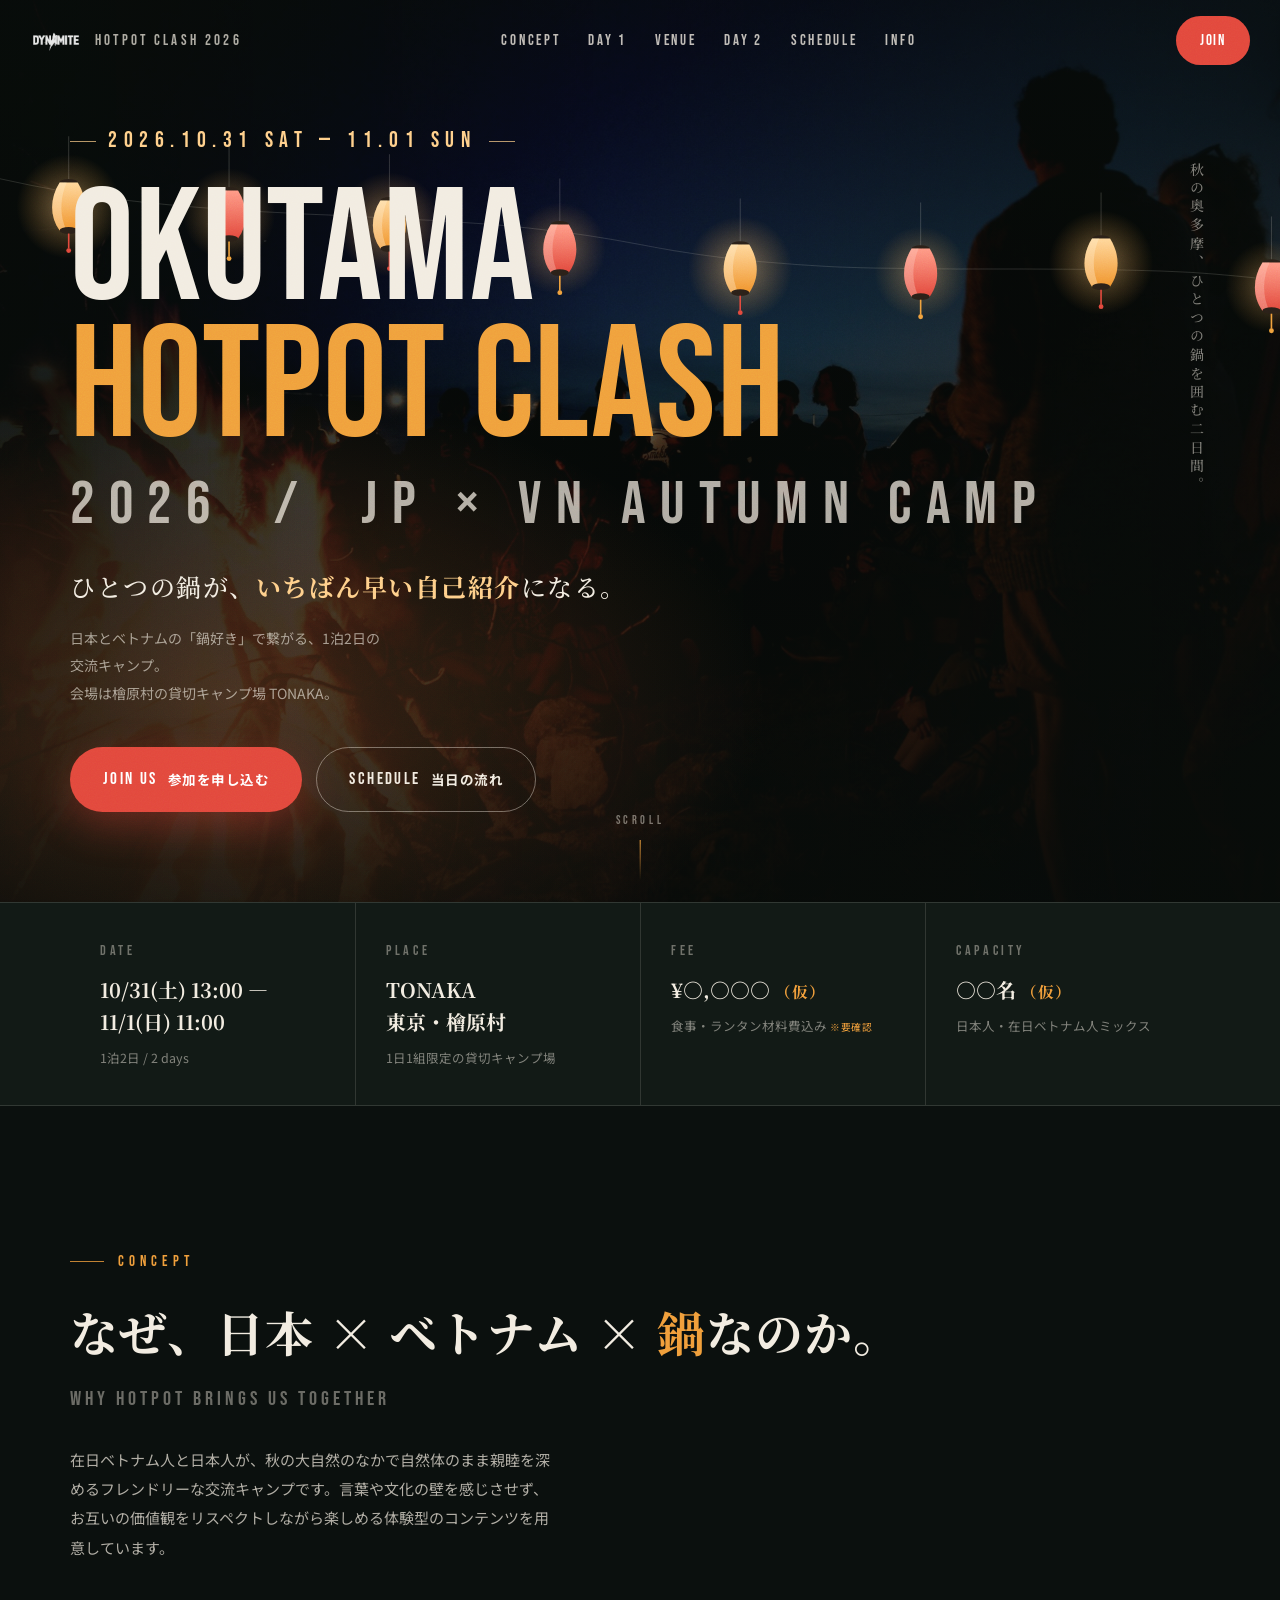
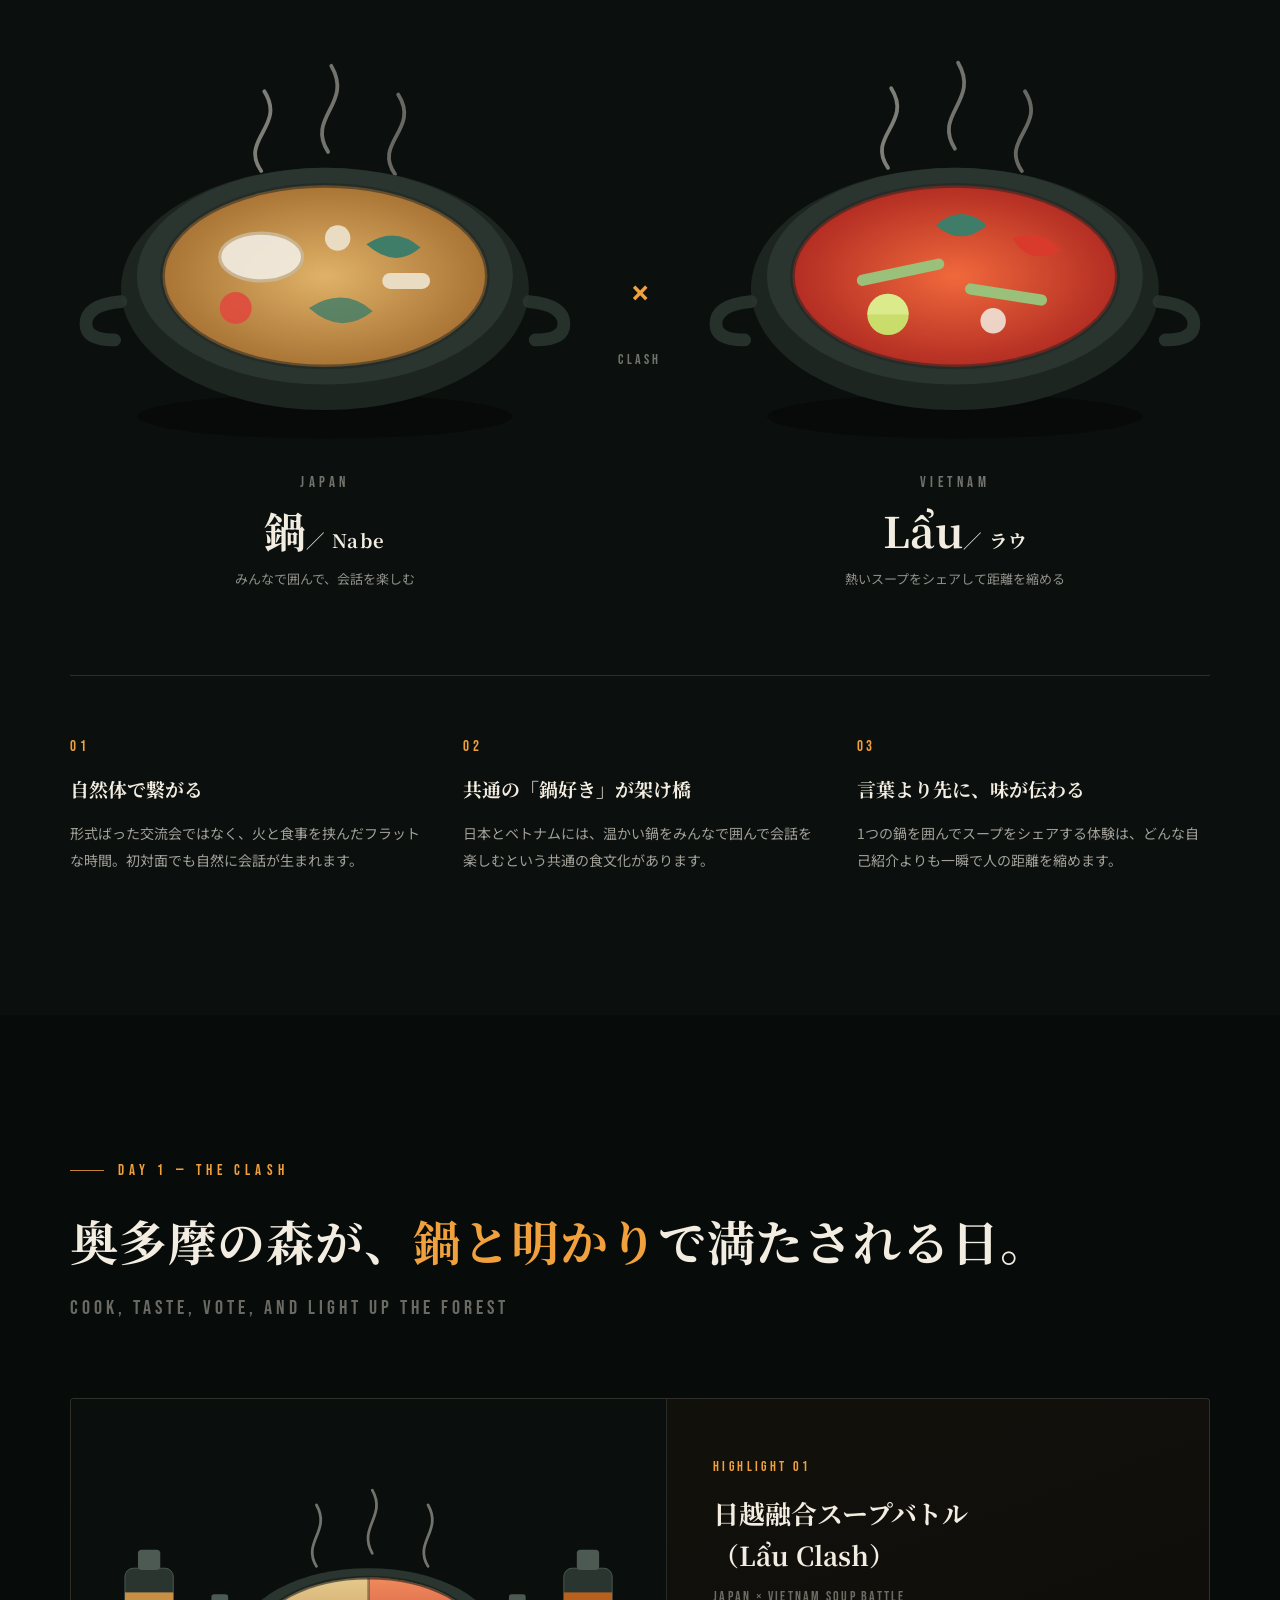
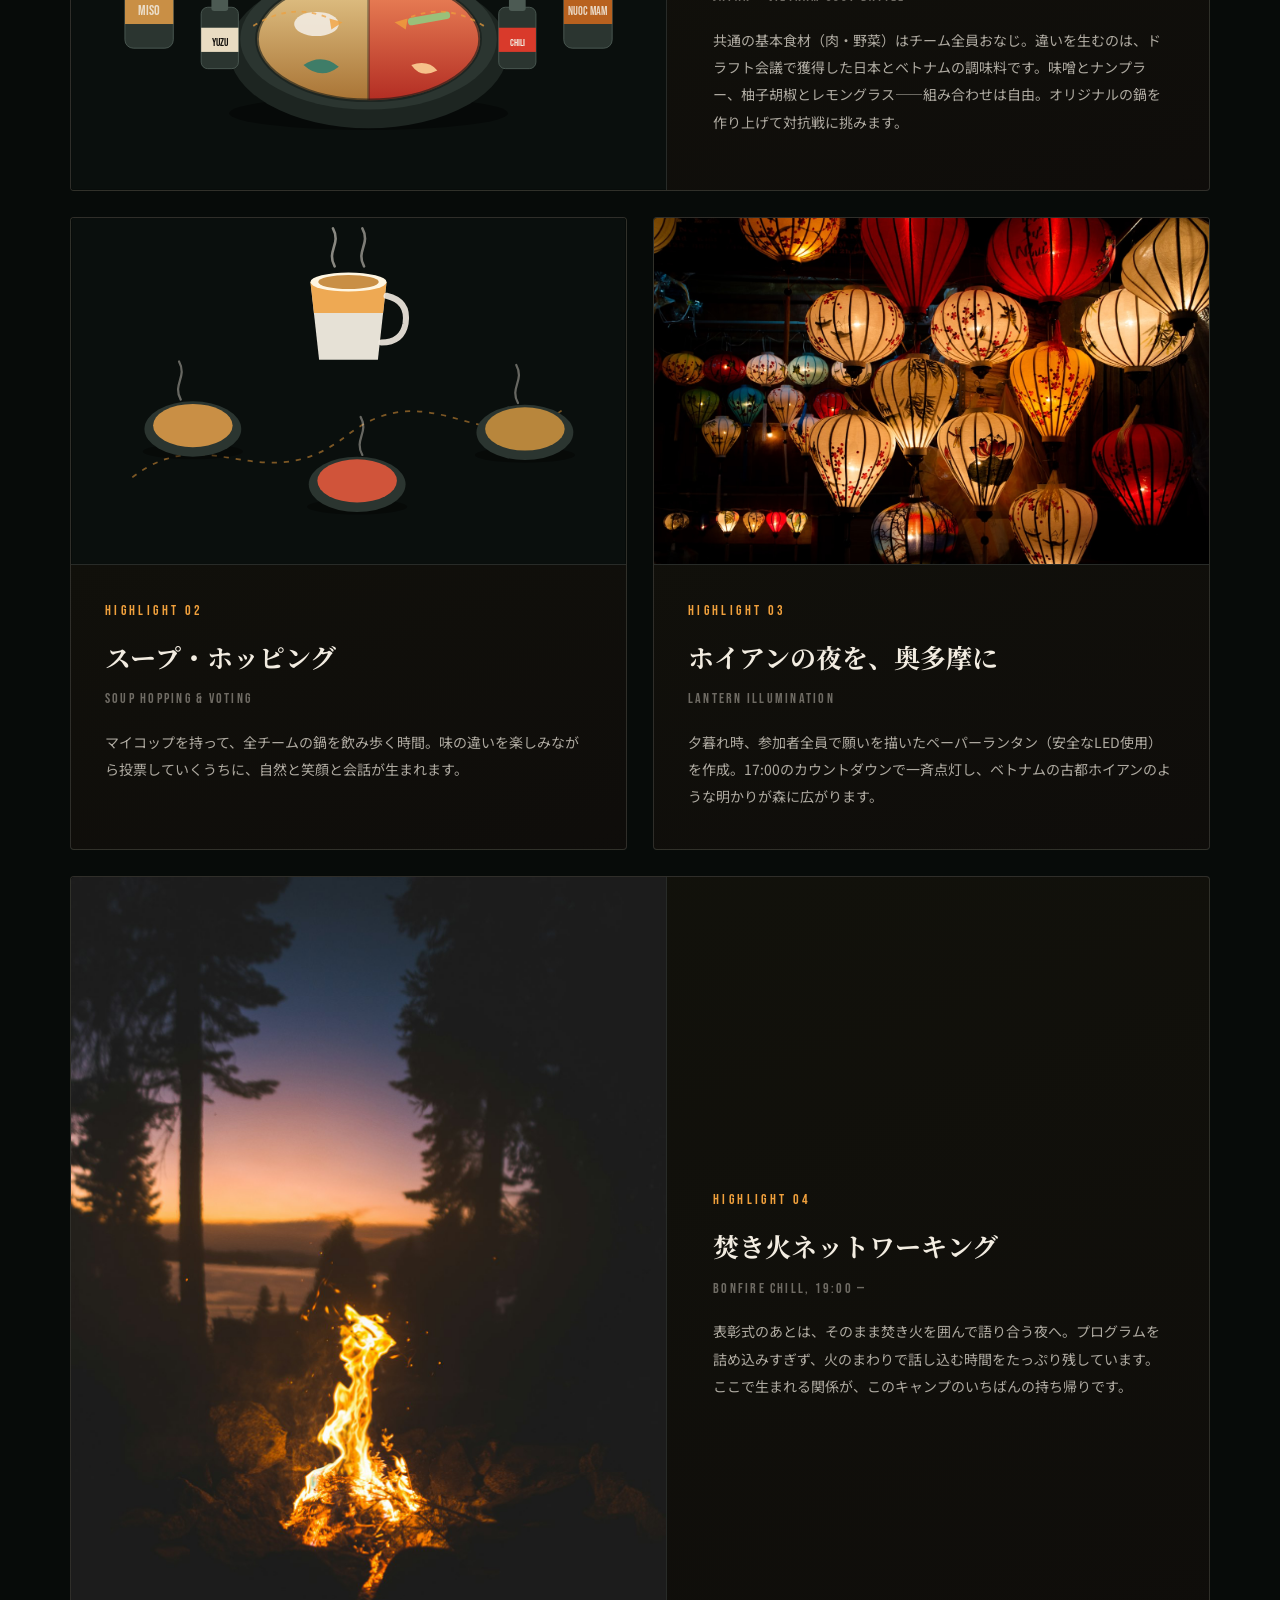
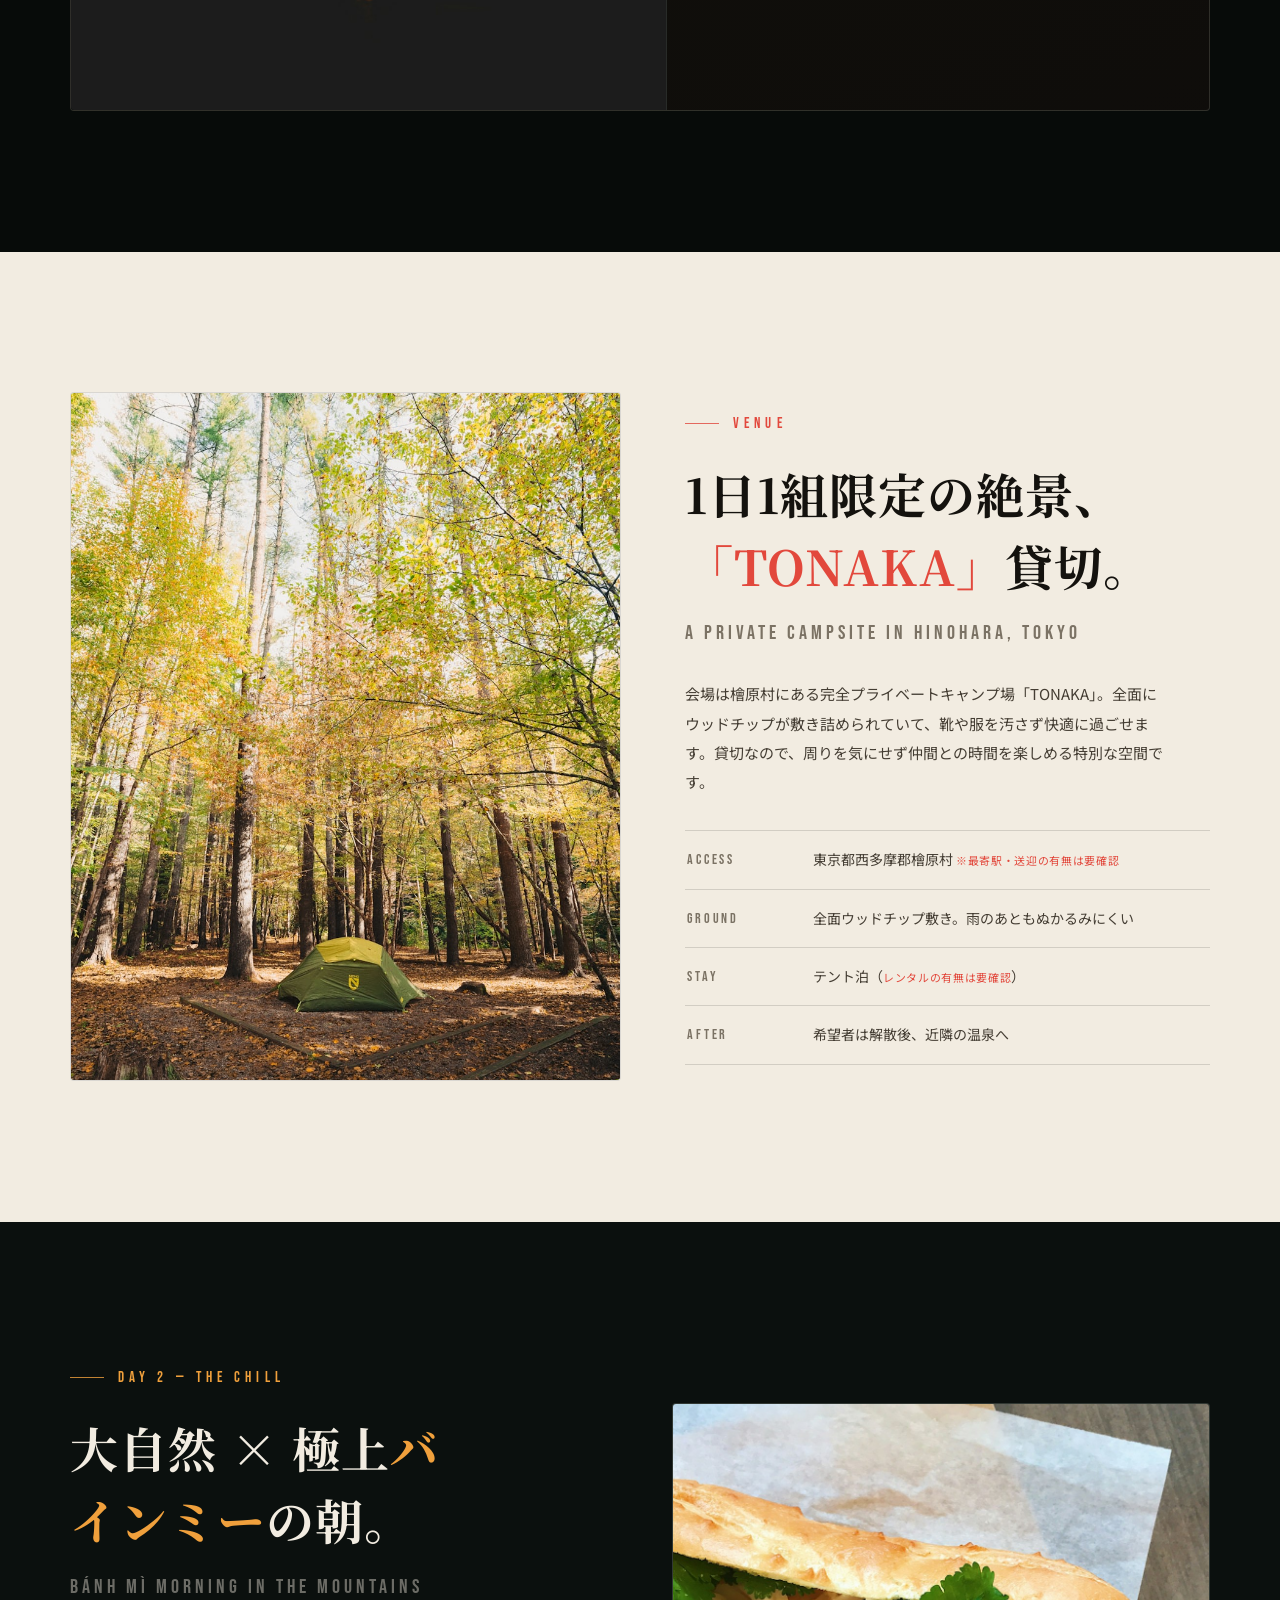
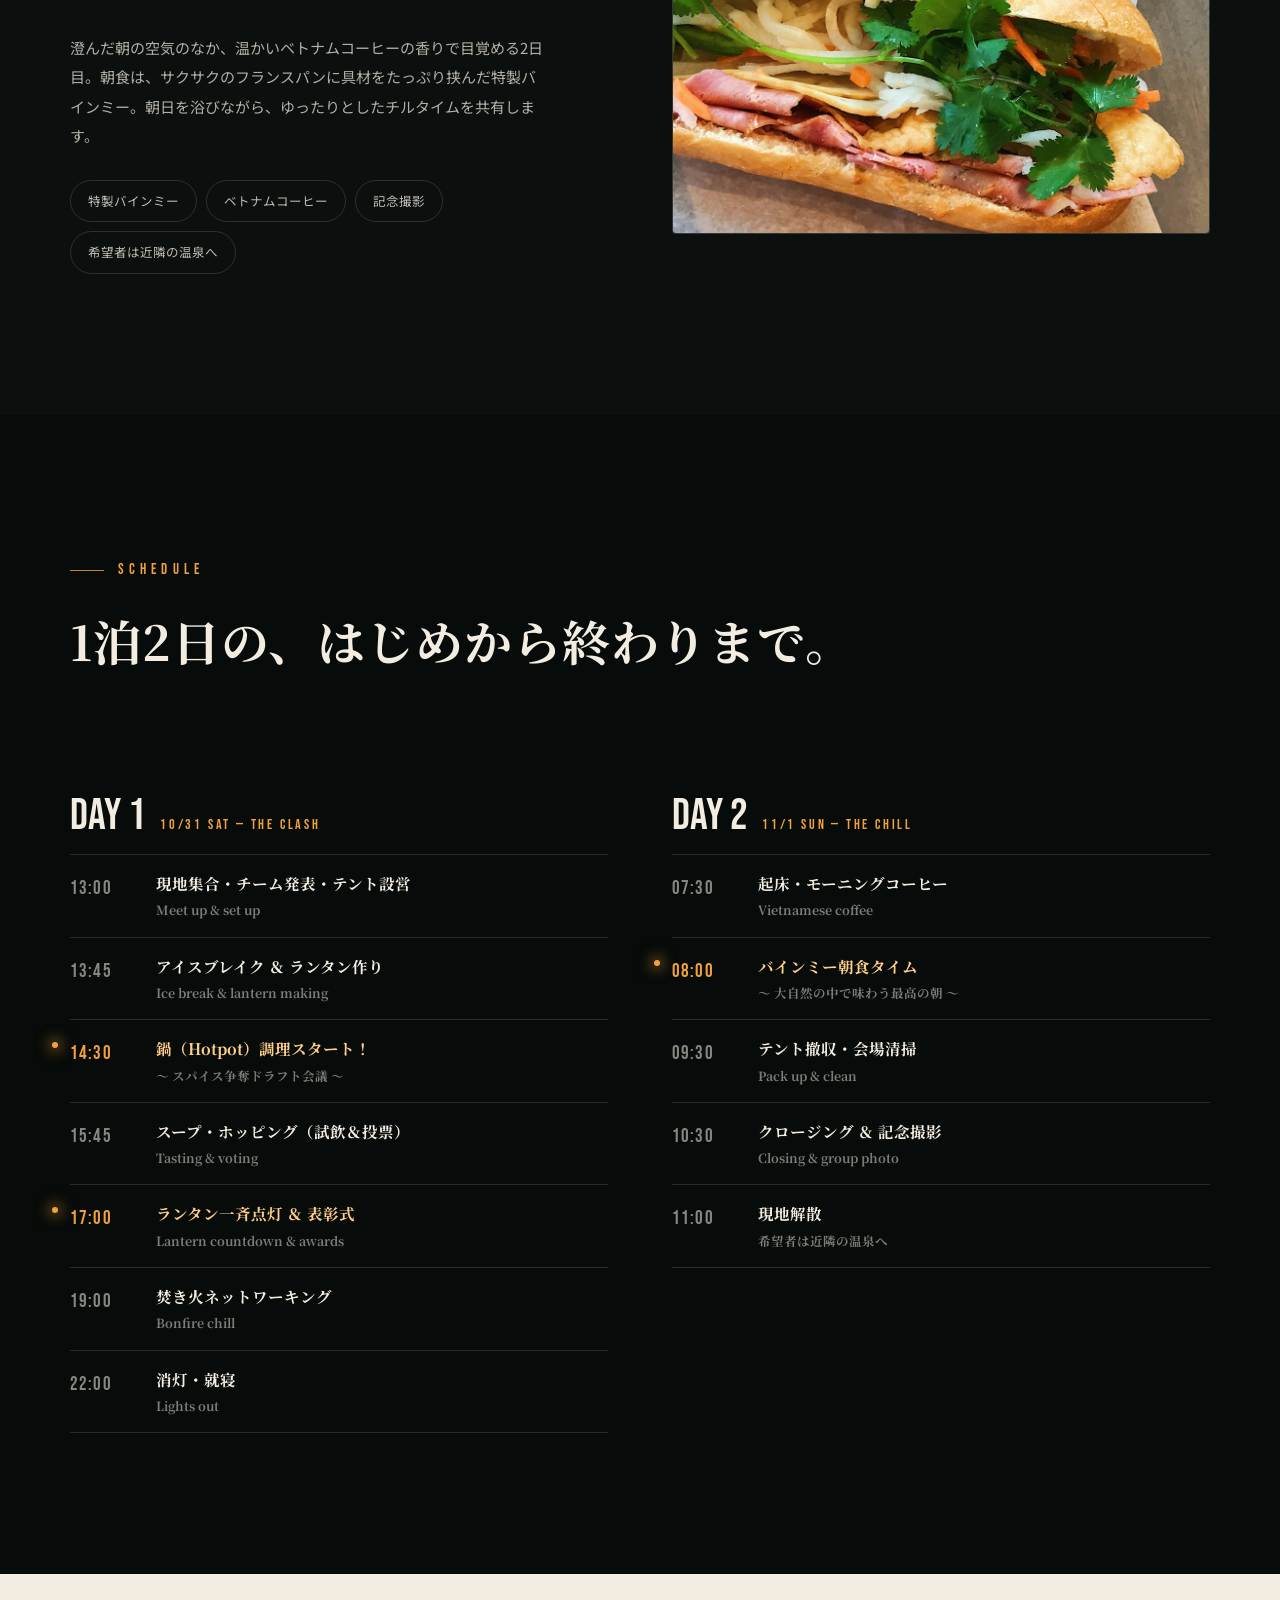
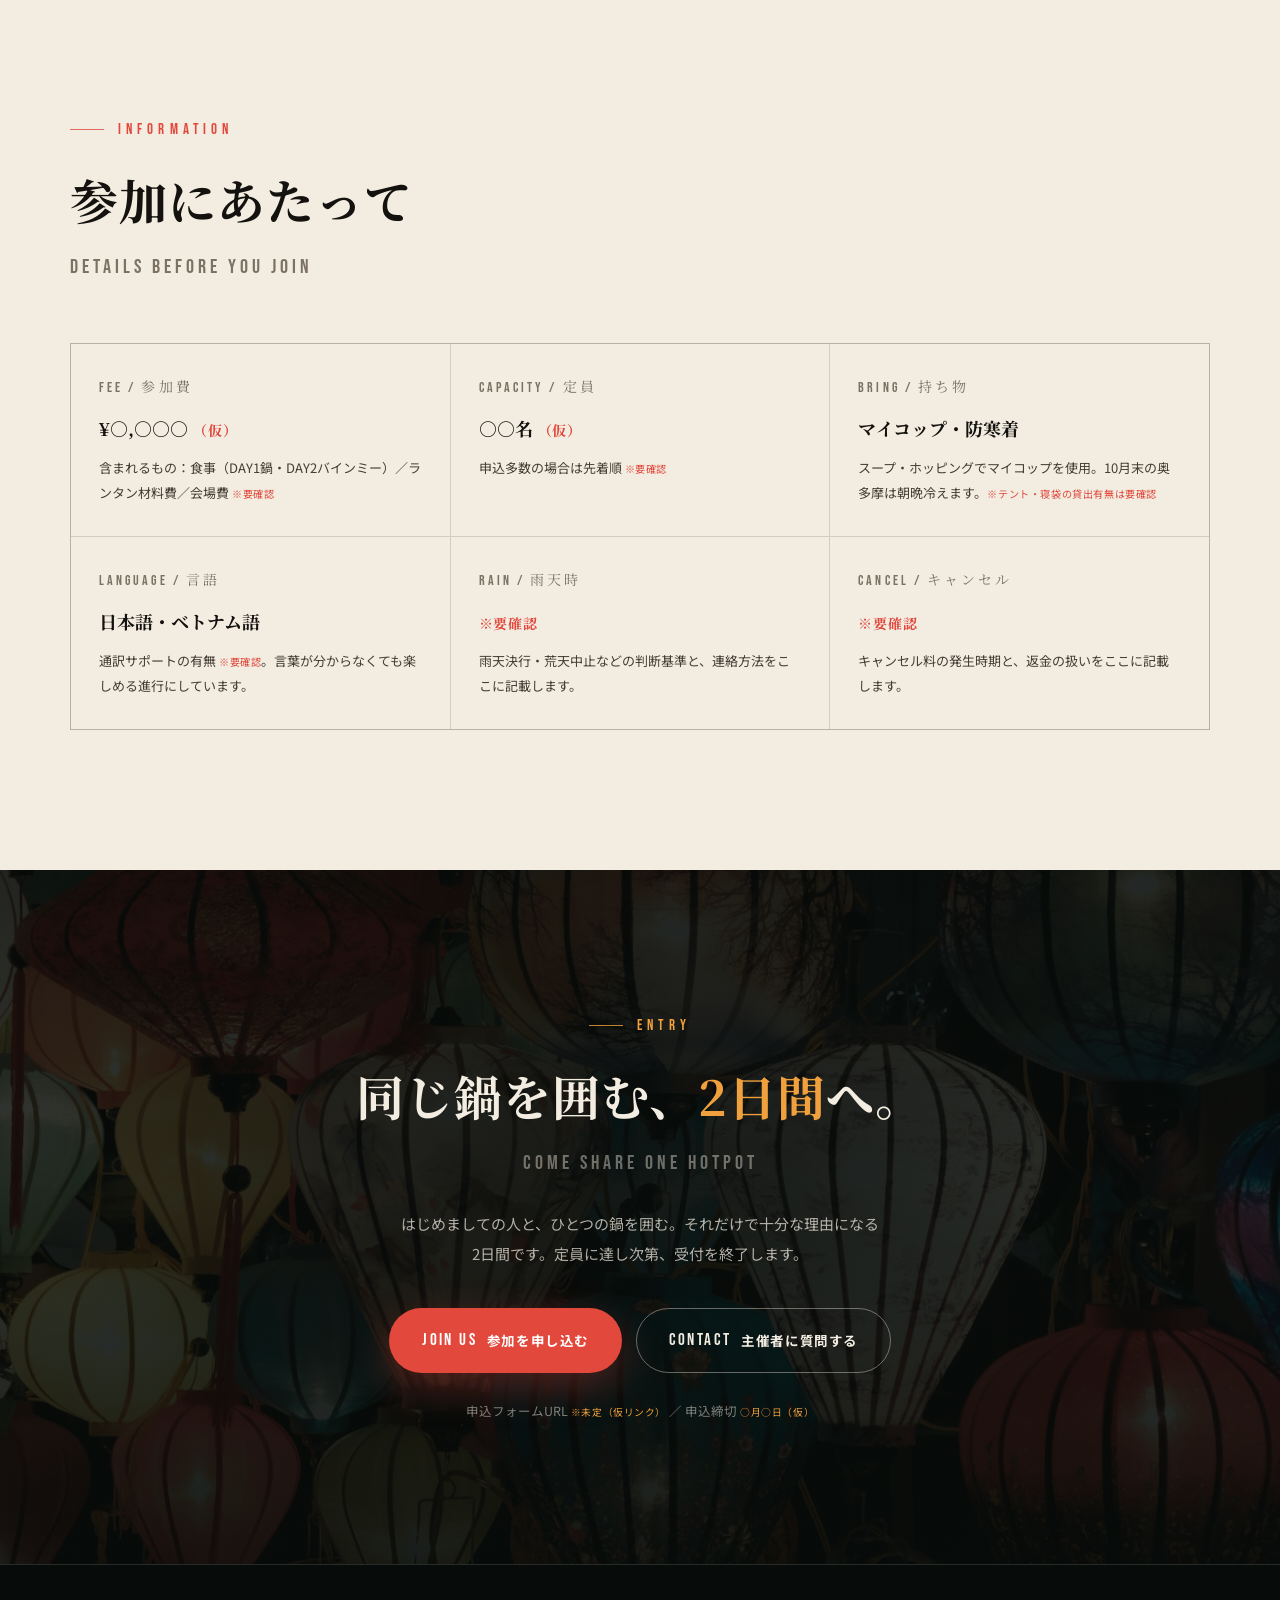
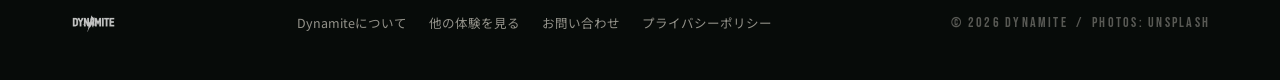
<file: okutama-hotpot/pattern-a.html>
<!DOCTYPE html>
<html lang="ja">
<head>
<meta charset="UTF-8">
<meta name="viewport" content="width=device-width, initial-scale=1.0">
<title>OKUTAMA HOTPOT CLASH 2026｜日本×ベトナム 秋の交流キャンプ｜Dynamite</title>
<!-- ラフ公開中のため検索避け。内容が確定したらこの1行を削除する -->
<meta name="robots" content="noindex, nofollow">
<meta name="description" content="2026.10.31-11.1、奥多摩・檜原村の貸切キャンプ場TONAKAで開催。日本とベトナムの共通文化「鍋」で繋がる1泊2日の交流キャンプ。スープバトル、ランタン一斉点灯、焚き火、バインミーの朝。">
<meta property="og:type" content="website">
<meta property="og:title" content="OKUTAMA HOTPOT CLASH 2026｜JP × VN Autumn Camp">
<meta property="og:description" content="ひとつの鍋が、いちばん早い自己紹介になる。日本×ベトナムの鍋文化で繋がる1泊2日の交流キャンプ。">
<link rel="preconnect" href="https://fonts.googleapis.com">
<link rel="preconnect" href="https://fonts.gstatic.com" crossorigin>
<link href="https://fonts.googleapis.com/css2?family=Bebas+Neue&family=Noto+Sans+JP:wght@400;500;700&family=Noto+Serif+JP:wght@500;700&display=swap" rel="stylesheet">
<style>
/* =========================================================
   OKUTAMA HOTPOT CLASH 2026 — イベント専用LP（ラフ）
   art direction : 森の夜市 / 墨緑の夜 × ランタンの琥珀 × ベトナムの朱
   ビジュアルはすべてインラインSVGで描き起こし（写真素材なし）
   ========================================================= */

:root {
  --night:      #0b100e;
  --night-2:    #070b09;
  --night-3:    #121a16;
  --paper:      #f2ece1;
  --paper-2:    #e7dfd0;
  --ink:        #14120e;
  --ink-soft:   #443d33;
  --ink-mute:   #7b7264;
  --amber:      #f0a03c;
  --amber-2:    #ffcf8a;
  --vermilion:  #e2483c;
  --jade:       #3f7d68;
  --hair:       rgba(242, 236, 225, 0.14);
  --hair-ink:   rgba(20, 18, 14, 0.14);

  --f-disp: 'Bebas Neue', 'Noto Serif JP', sans-serif;
  --f-mincho: 'Noto Serif JP', serif;
  --f-body: 'Noto Sans JP', sans-serif;

  --ease: cubic-bezier(0.22, 0.61, 0.36, 1);
  --wrap: 1200px;
}

*, *::before, *::after { box-sizing: border-box; }
html { scroll-behavior: smooth; }
body {
  margin: 0;
  background: var(--night);
  color: var(--paper);
  font-family: var(--f-body);
  font-size: 15px;
  line-height: 1.95;
  -webkit-font-smoothing: antialiased;
  overflow-x: hidden;
}
img, svg { display: block; max-width: 100%; }
a { color: inherit; text-decoration: none; }
h1, h2, h3, p, dl, dd, figure { margin: 0; }
ul { list-style: none; margin: 0; padding: 0; }

/* 全面にのせる紙のノイズ */
body::after {
  content: ""; position: fixed; inset: 0; z-index: 200; pointer-events: none;
  opacity: 0.32; mix-blend-mode: overlay;
  background-image: url("data:image/svg+xml,%3Csvg xmlns='http://www.w3.org/2000/svg' width='180' height='180'%3E%3Cfilter id='n'%3E%3CfeTurbulence type='fractalNoise' baseFrequency='0.85' numOctaves='3'/%3E%3C/filter%3E%3Crect width='180' height='180' filter='url(%23n)' opacity='0.5'/%3E%3C/svg%3E");
}

/* ---------- 共通 ---------- */
.wrap { width: 100%; max-width: var(--wrap); margin-inline: auto; padding-inline: 30px; }
.sec { position: relative; padding: clamp(84px, 11vw, 150px) 0; scroll-margin-top: 64px; }
.sec--paper { background: var(--paper); color: var(--ink); }
.sec--deep { background: var(--night-2); }

.kicker {
  display: flex; align-items: center; gap: 14px;
  font-family: var(--f-disp); font-size: 15px; letter-spacing: 0.34em; color: var(--amber);
}
.kicker::before { content: ""; width: 34px; height: 1px; background: currentColor; opacity: 0.8; }
.sec--paper .kicker { color: var(--vermilion); }

.h2 {
  font-family: var(--f-mincho); font-weight: 700;
  font-size: clamp(27px, 3.9vw, 48px); line-height: 1.5; letter-spacing: 0.02em;
  margin-top: 20px; text-wrap: balance;
}
.h2 em { font-style: normal; color: var(--amber); }
.sec--paper .h2 em { color: var(--vermilion); }
.h2-en {
  font-family: var(--f-disp); font-size: clamp(15px, 1.7vw, 20px); letter-spacing: 0.2em;
  color: rgba(242, 236, 225, 0.42); margin-top: 12px;
}
.sec--paper .h2-en { color: var(--ink-mute); }
.lead { margin-top: 26px; max-width: 60ch; color: rgba(242, 236, 225, 0.72); }
.sec--paper .lead { color: var(--ink-soft); }

.tbd { color: var(--amber); font-size: 0.78em; letter-spacing: 0.06em; }
.sec--paper .tbd { color: var(--vermilion); }

/* ボタン */
.pill {
  display: inline-flex; align-items: center; gap: 10px;
  font-family: var(--f-disp); font-size: 17px; letter-spacing: 0.14em;
  padding: 15px 32px; border-radius: 999px; border: 1px solid transparent;
  transition: transform 0.3s var(--ease), background-color 0.3s var(--ease), border-color 0.3s var(--ease);
}
.pill__jp { font-family: var(--f-body); font-size: 13.5px; font-weight: 700; letter-spacing: 0.04em; }
.pill--fill { background: var(--vermilion); color: #fff; box-shadow: 0 14px 40px rgba(226, 72, 60, 0.32); }
.pill--fill:hover { transform: translateY(-3px); background: #cf3a2f; }
.pill--line { border-color: rgba(242, 236, 225, 0.4); color: var(--paper); }
.pill--line:hover { transform: translateY(-3px); border-color: var(--amber); color: var(--amber); }

/* 縦書きアクセント */
.tate {
  writing-mode: vertical-rl; font-family: var(--f-mincho); font-weight: 500;
  letter-spacing: 0.32em; line-height: 1.9;
}

/* ---------- ヘッダー ---------- */
.hd {
  position: fixed; inset: 0 0 auto 0; z-index: 100;
  display: flex; align-items: center; justify-content: space-between; gap: 18px;
  padding: 16px 30px; transition: background-color 0.4s var(--ease), border-color 0.4s var(--ease);
  border-bottom: 1px solid transparent;
}
.hd.is-on { background: rgba(7, 11, 9, 0.9); -webkit-backdrop-filter: blur(10px); backdrop-filter: blur(10px); border-bottom-color: var(--hair); }
.hd__brand { display: flex; align-items: center; gap: 13px; }
.hd__logo { height: 22px; width: auto; filter: brightness(0) invert(1); opacity: 0.9; }
.hd__ttl { font-family: var(--f-disp); font-size: 15px; letter-spacing: 0.22em; color: rgba(242, 236, 225, 0.7); }
.hd__nav { display: flex; gap: 28px; }
.hd__nav a { font-family: var(--f-disp); font-size: 15px; letter-spacing: 0.18em; color: rgba(242, 236, 225, 0.78); transition: color 0.25s var(--ease); }
.hd__nav a:hover { color: var(--amber); }
.hd__cta { font-family: var(--f-disp); font-size: 15px; letter-spacing: 0.12em; padding: 10px 24px; border-radius: 999px; background: var(--vermilion); color: #fff; transition: background-color 0.25s var(--ease); }
.hd__cta:hover { background: #cf3a2f; }

/* =========================================================
   HERO — 森の夜にランタンが灯る（全編SVG）
   ========================================================= */
.hero { position: relative; min-height: 100svh; display: flex; align-items: center; overflow: hidden; background: var(--night-2); }
.hero__photo {
  position: absolute; inset: 0;
  background: url('img/hero-bonfire.jpg') center 62% / cover no-repeat;
}
.hero__veil {
  position: absolute; inset: 0;
  background:
    radial-gradient(60% 50% at 18% 78%, rgba(240, 128, 60, 0.22), transparent 70%),
    linear-gradient(to right, rgba(7, 11, 9, 0.9) 6%, rgba(7, 11, 9, 0.55) 48%, rgba(7, 11, 9, 0.72) 100%),
    linear-gradient(to bottom, rgba(7, 11, 9, 0.66) 0%, rgba(7, 11, 9, 0.28) 38%, rgba(7, 11, 9, 0.88) 100%);
}
.hero__art { position: absolute; inset: 0; width: 100%; height: 100%; }
.hero__art svg { width: 100%; height: 100%; }
.hero__inner { position: relative; z-index: 3; width: 100%; padding-block: 120px 90px; }
.hero__date {
  display: inline-flex; align-items: center; gap: 12px;
  font-family: var(--f-disp); font-size: clamp(16px, 1.9vw, 22px); letter-spacing: 0.3em; color: var(--amber-2);
}
.hero__date::before, .hero__date::after { content: ""; width: 26px; height: 1px; background: currentColor; opacity: 0.7; }
.hero__ttl {
  margin-top: 20px; font-family: var(--f-disp); font-weight: 400;
  font-size: clamp(54px, 12.5vw, 168px); line-height: 0.86; letter-spacing: 0.005em;
}
.hero__ttl span { display: block; }
.hero__ttl .l2 { color: var(--amber); }
.hero__ttl .l3 {
  font-size: 0.38em; letter-spacing: 0.24em; color: rgba(242, 236, 225, 0.72);
  margin-top: 0.34em;
}
.hero__jp {
  margin-top: 30px; font-family: var(--f-mincho); font-weight: 500;
  font-size: clamp(16px, 2.1vw, 25px); line-height: 2; letter-spacing: 0.06em;
}
.hero__jp b { font-weight: 700; color: var(--amber-2); }
.hero__sub { margin-top: 14px; font-size: 14px; color: rgba(242, 236, 225, 0.6); max-width: 40ch; }
.hero__acts { display: flex; flex-wrap: wrap; gap: 14px; align-items: center; margin-top: 40px; }
.hero__tate {
  position: absolute; z-index: 3; top: 18vh; right: max(30px, calc((100vw - var(--wrap)) / 2 + 30px));
  font-size: 14px; color: rgba(242, 236, 225, 0.5);
}
.hero__scroll {
  position: absolute; z-index: 3; left: 50%; bottom: 22px; transform: translateX(-50%);
  font-family: var(--f-disp); font-size: 12px; letter-spacing: 0.3em; color: rgba(242, 236, 225, 0.45);
  display: flex; flex-direction: column; align-items: center; gap: 8px;
}
.hero__scroll::after { content: ""; width: 1px; height: 40px; background: linear-gradient(to bottom, var(--amber), transparent); }

/* SVGアニメーション */
.lantern { transform-box: fill-box; transform-origin: top center; animation: sway 7s ease-in-out infinite; }
.lantern--b { animation-duration: 9s; animation-delay: -2s; }
.lantern--c { animation-duration: 8s; animation-delay: -4s; }
.lantern--d { animation-duration: 10s; animation-delay: -1s; }
@keyframes sway { 0%, 100% { transform: rotate(-1.6deg); } 50% { transform: rotate(1.6deg); } }
.flame { transform-box: fill-box; transform-origin: bottom center; animation: flicker 2.4s ease-in-out infinite; }
@keyframes flicker { 0%, 100% { transform: scaleY(1) scaleX(1); opacity: 0.95; } 50% { transform: scaleY(1.12) scaleX(0.94); opacity: 1; } }
.glow-pulse { animation: pulse 4.5s ease-in-out infinite; }
@keyframes pulse { 0%, 100% { opacity: 0.62; } 50% { opacity: 1; } }
.steam { animation: rise 5s ease-in-out infinite; }
.steam--2 { animation-delay: -1.6s; }
.steam--3 { animation-delay: -3.2s; }
@keyframes rise { 0% { opacity: 0; transform: translateY(6px); } 30% { opacity: 0.9; } 100% { opacity: 0; transform: translateY(-16px); } }
@media (prefers-reduced-motion: reduce) {
  .lantern, .flame, .glow-pulse, .steam { animation: none; }
}

/* ---------- 開催概要バー ---------- */
.facts { background: var(--night-3); border-block: 1px solid var(--hair); }
.facts__in { display: grid; grid-template-columns: repeat(4, 1fr); }
.facts__i { padding: 34px 30px; border-left: 1px solid var(--hair); }
.facts__i:first-child { border-left: 0; }
.facts__k { font-family: var(--f-disp); font-size: 14px; letter-spacing: 0.26em; color: rgba(242, 236, 225, 0.42); }
.facts__v { margin-top: 10px; font-family: var(--f-mincho); font-weight: 700; font-size: clamp(16px, 1.7vw, 20px); line-height: 1.6; }
.facts__s { margin-top: 8px; font-size: 12.5px; color: rgba(242, 236, 225, 0.5); }

/* ---------- CONCEPT ---------- */
.bridge {
  display: grid; grid-template-columns: 1fr auto 1fr; align-items: center;
  gap: clamp(16px, 3vw, 50px); margin-top: 72px;
}
.bridge__pot { position: relative; }
.bridge__cap { text-align: center; margin-top: 20px; }
.bridge__lang { font-family: var(--f-disp); font-size: 15px; letter-spacing: 0.3em; color: rgba(242, 236, 225, 0.45); }
.bridge__word { font-family: var(--f-mincho); font-weight: 700; font-size: clamp(26px, 3.6vw, 42px); line-height: 1.3; margin-top: 6px; }
.bridge__note { font-size: 13px; color: rgba(242, 236, 225, 0.58); margin-top: 8px; }
.bridge__x { font-family: var(--f-disp); font-size: clamp(26px, 4vw, 46px); color: var(--amber); text-align: center; }
.bridge__x small { display: block; font-size: 0.3em; letter-spacing: 0.24em; color: rgba(242, 236, 225, 0.45); margin-top: 6px; }

.three { display: grid; grid-template-columns: repeat(3, 1fr); gap: 40px; margin-top: 84px; padding-top: 56px; border-top: 1px solid var(--hair); }
.three__n { font-family: var(--f-disp); font-size: 15px; letter-spacing: 0.24em; color: var(--amber); }
.three__t { font-family: var(--f-mincho); font-weight: 700; font-size: 19px; line-height: 1.7; margin-top: 12px; }
.three__p { margin-top: 14px; font-size: 14px; color: rgba(242, 236, 225, 0.66); }

/* ---------- HIGHLIGHT ---------- */
.hl { margin-top: 70px; display: grid; gap: 26px; grid-template-columns: repeat(2, 1fr); }
.hl__c {
  position: relative; border: 1px solid var(--hair); border-radius: 4px; overflow: hidden;
  background: linear-gradient(160deg, rgba(240, 160, 60, 0.05), rgba(226, 72, 60, 0.04));
  transition: border-color 0.35s var(--ease), transform 0.35s var(--ease);
}
.hl__c:hover { border-color: rgba(240, 160, 60, 0.5); transform: translateY(-4px); }
.hl__art { aspect-ratio: 16 / 10; background: var(--night-2); border-bottom: 1px solid var(--hair); overflow: hidden; }
.hl__art svg, .hl__art img { width: 100%; height: 100%; object-fit: cover; }
.hl__b { padding: 32px 34px 38px; }
.hl__n { font-family: var(--f-disp); font-size: 14px; letter-spacing: 0.24em; color: var(--amber); }
.hl__t { font-family: var(--f-mincho); font-weight: 700; font-size: clamp(20px, 2.2vw, 26px); line-height: 1.6; margin-top: 12px; }
.hl__en { font-family: var(--f-disp); font-size: 14px; letter-spacing: 0.16em; color: rgba(242, 236, 225, 0.42); margin-top: 8px; }
.hl__p { margin-top: 16px; font-size: 14px; color: rgba(242, 236, 225, 0.7); }
.hl__c--wide { grid-column: 1 / -1; display: grid; grid-template-columns: 1.1fr 1fr; }
.hl__c--wide .hl__art { aspect-ratio: auto; border-bottom: 0; border-right: 1px solid var(--hair); min-height: 330px; }
.hl__c--wide .hl__b { align-self: center; padding: 46px; }

/* ---------- VENUE ---------- */
.venue { display: grid; grid-template-columns: 1.05fr 1fr; gap: clamp(34px, 5vw, 76px); align-items: center; }
.venue__art { border: 1px solid var(--hair-ink); border-radius: 4px; overflow: hidden; background: #fbf8f2; aspect-ratio: 4 / 5; }
.venue__art img { width: 100%; height: 100%; object-fit: cover; }
.venue__list { margin-top: 34px; border-top: 1px solid var(--hair-ink); }
.venue__row { display: grid; grid-template-columns: 108px 1fr; gap: 18px; padding: 15px 2px; border-bottom: 1px solid var(--hair-ink); }
.venue__row dt { font-family: var(--f-disp); font-size: 14px; letter-spacing: 0.2em; color: var(--ink-mute); }
.venue__row dd { font-size: 14px; color: var(--ink-soft); }

/* ---------- DAY2 ---------- */
.morning { display: grid; grid-template-columns: 1fr 1fr; gap: clamp(34px, 5vw, 76px); align-items: center; }
.morning__art { border: 1px solid var(--hair); border-radius: 4px; overflow: hidden; background: var(--night-3); aspect-ratio: 5 / 4; }
.morning__art img { width: 100%; height: 100%; object-fit: cover; }
.tags { display: flex; flex-wrap: wrap; gap: 9px; margin-top: 30px; }
.tags span { font-size: 12.5px; padding: 8px 17px; border: 1px solid var(--hair); border-radius: 999px; color: rgba(242, 236, 225, 0.78); }

/* ---------- SCHEDULE ---------- */
.sch { display: grid; grid-template-columns: 1fr 1fr; gap: clamp(34px, 5vw, 70px); margin-top: 66px; }
.sch__h { display: flex; align-items: baseline; gap: 14px; padding-bottom: 16px; border-bottom: 1px solid var(--hair); }
.sch__d { font-family: var(--f-disp); font-size: clamp(30px, 3.6vw, 44px); line-height: 1; }
.sch__tag { font-family: var(--f-disp); font-size: 14px; letter-spacing: 0.2em; color: var(--amber); }
.sch__r { display: grid; grid-template-columns: 68px 1fr; gap: 18px; padding: 15px 0; border-bottom: 1px solid var(--hair); position: relative; }
.sch__t { font-family: var(--f-disp); font-size: 19px; letter-spacing: 0.06em; color: rgba(242, 236, 225, 0.55); }
.sch__ti { font-family: var(--f-mincho); font-weight: 700; font-size: 15.5px; line-height: 1.7; }
.sch__s { display: block; margin-top: 4px; font-size: 12.5px; color: rgba(242, 236, 225, 0.5); }
.sch__r--peak .sch__t { color: var(--amber); }
.sch__r--peak .sch__ti { color: var(--amber-2); }
.sch__r--peak::before {
  content: ""; position: absolute; left: -18px; top: 22px; width: 6px; height: 6px;
  border-radius: 50%; background: var(--amber); box-shadow: 0 0 14px 3px rgba(240, 160, 60, 0.6);
}

/* ---------- INFO ---------- */
.info { display: grid; grid-template-columns: repeat(3, 1fr); gap: 1px; margin-top: 56px; background: var(--hair-ink); border: 1px solid var(--hair-ink); }
.info__c { background: var(--paper); padding: 30px 28px; }
.info__k { font-family: var(--f-disp); font-size: 14px; letter-spacing: 0.22em; color: var(--ink-mute); }
.info__v { font-family: var(--f-mincho); font-weight: 700; font-size: 18px; margin-top: 10px; }
.info__s { margin-top: 10px; font-size: 13px; line-height: 1.9; color: var(--ink-soft); }

/* ---------- ENTRY ---------- */
.entry { position: relative; overflow: hidden; text-align: center; background: var(--night-2); }
.entry__art {
  position: absolute; inset: 0;
  background: url('img/lantern-shop.jpg') center / cover no-repeat;
}
.entry__veil {
  position: absolute; inset: 0;
  background:
    radial-gradient(62% 58% at 50% 46%, rgba(7, 11, 9, 0.88), rgba(7, 11, 9, 0.6) 78%),
    linear-gradient(to bottom, rgba(7, 11, 9, 0.72), rgba(7, 11, 9, 0.55) 45%, rgba(7, 11, 9, 0.82));
}
.entry__in { position: relative; z-index: 2; }
.entry .kicker { justify-content: center; }
.entry .lead { margin-inline: auto; }
.entry__acts { display: flex; flex-wrap: wrap; gap: 14px; justify-content: center; margin-top: 40px; }
.entry__note { margin-top: 26px; font-size: 12.5px; color: rgba(242, 236, 225, 0.5); }

/* ---------- FOOTER ---------- */
.ft { background: var(--night-2); border-top: 1px solid var(--hair); padding: 44px 0; }
.ft__in { display: flex; flex-wrap: wrap; align-items: center; justify-content: space-between; gap: 18px; }
.ft__logo { height: 20px; width: auto; filter: brightness(0) invert(1); opacity: 0.75; }
.ft__nav { display: flex; flex-wrap: wrap; gap: 22px; font-size: 12.5px; color: rgba(242, 236, 225, 0.6); }
.ft__nav a:hover { color: var(--amber); }
.ft__cr { font-family: var(--f-disp); font-size: 14px; letter-spacing: 0.16em; color: rgba(242, 236, 225, 0.35); }

/* ---------- 追従CTA ---------- */
.sticky { position: fixed; inset: auto 0 0 0; z-index: 90; display: none; padding: 11px 16px calc(11px + env(safe-area-inset-bottom)); background: rgba(7, 11, 9, 0.95); border-top: 1px solid var(--hair); }
.sticky .pill { width: 100%; justify-content: center; }

/* ---------- reveal ---------- */
[data-rv] { opacity: 0; transform: translateY(24px); transition: opacity 0.9s var(--ease), transform 0.9s var(--ease); }
[data-rv].in { opacity: 1; transform: none; }

/* ---------- レスポンシブ ---------- */
@media (max-width: 900px) {
  .hd__nav, .hero__tate, .hero__scroll { display: none; }
  .hero__date { font-size: 14px; letter-spacing: 0.2em; white-space: nowrap; }
  .hero__date::before, .hero__date::after { width: 16px; }
  .facts__in { grid-template-columns: repeat(2, 1fr); }
  .facts__i:nth-child(3) { border-left: 0; }
  .facts__i:nth-child(n+3) { border-top: 1px solid var(--hair); }
  .bridge { grid-template-columns: 1fr; gap: 34px; }
  .three { grid-template-columns: 1fr; gap: 32px; }
  .hl { grid-template-columns: 1fr; }
  .hl__c--wide { grid-template-columns: 1fr; }
  .hl__c--wide .hl__art { min-height: 200px; border-right: 0; border-bottom: 1px solid var(--hair); }
  .hl__c--wide .hl__b { padding: 32px; }
  .venue, .morning, .sch { grid-template-columns: 1fr; }
  .morning__art { order: -1; }
  .info { grid-template-columns: 1fr; }
  .sticky { display: block; }
  body { padding-bottom: 74px; }
}
</style>
</head>
<body>

<!-- ============================== HEADER ============================== -->
<header class="hd" id="hd">
  <a class="hd__brand" href="../index.html" aria-label="Dynamite ホーム">
    <img class="hd__logo" src="../logo-mark.png" alt="Dynamite">
    <span class="hd__ttl">Hotpot Clash 2026</span>
  </a>
  <nav class="hd__nav" aria-label="ページ内ナビ">
    <a href="#concept">Concept</a>
    <a href="#highlight">Day 1</a>
    <a href="#venue">Venue</a>
    <a href="#morning">Day 2</a>
    <a href="#schedule">Schedule</a>
    <a href="#info">Info</a>
  </nav>
  <a class="hd__cta" href="#entry">Join</a>
</header>

<main>

  <!-- ============================== HERO ============================== -->
  <section class="hero">
    <div class="hero__photo" aria-hidden="true"></div>
    <div class="hero__veil" aria-hidden="true"></div>
    <div class="hero__art" aria-hidden="true">
      <svg viewBox="0 0 1440 900" preserveAspectRatio="xMidYMid slice">
        <defs>
          <linearGradient id="sky" x1="0" y1="0" x2="0" y2="1">
            <stop offset="0%" stop-color="#070b09"/>
            <stop offset="46%" stop-color="#0e1613"/>
            <stop offset="78%" stop-color="#1b1a13"/>
            <stop offset="100%" stop-color="#241d13"/>
          </linearGradient>
          <radialGradient id="moon">
            <stop offset="0%" stop-color="#fff6e2" stop-opacity="0.95"/>
            <stop offset="45%" stop-color="#ffe6b8" stop-opacity="0.35"/>
            <stop offset="100%" stop-color="#ffe6b8" stop-opacity="0"/>
          </radialGradient>
          <radialGradient id="fireGlow">
            <stop offset="0%" stop-color="#ffb454" stop-opacity="0.75"/>
            <stop offset="55%" stop-color="#f0803c" stop-opacity="0.22"/>
            <stop offset="100%" stop-color="#f0803c" stop-opacity="0"/>
          </radialGradient>
          <radialGradient id="lampGlow">
            <stop offset="0%" stop-color="#ffcf8a" stop-opacity="0.9"/>
            <stop offset="100%" stop-color="#f0a03c" stop-opacity="0"/>
          </radialGradient>
          <linearGradient id="lampA" x1="0" y1="0" x2="0" y2="1">
            <stop offset="0%" stop-color="#ffd79a"/>
            <stop offset="100%" stop-color="#f0932c"/>
          </linearGradient>
          <linearGradient id="lampB" x1="0" y1="0" x2="0" y2="1">
            <stop offset="0%" stop-color="#ff9a86"/>
            <stop offset="100%" stop-color="#e2483c"/>
          </linearGradient>
          <!-- ランタン1つ分（円筒＋房） -->
          <g id="lamp">
            <line x1="0" y1="-70" x2="0" y2="-24" stroke="#f2ece1" stroke-opacity="0.18"/>
            <ellipse cx="0" cy="-24" rx="9" ry="3.4" fill="#2a2018"/>
            <path d="M-9,-24 C-19,-8 -19,10 -9,24 L9,24 C19,10 19,-8 9,-24 Z" fill="url(#lampA)"/>
            <path d="M-9,-24 C-19,-8 -19,10 -9,24 L-2,24 C-9,10 -9,-8 -2,-24 Z" fill="#fff2d2" opacity="0.35"/>
            <ellipse cx="0" cy="24" rx="9" ry="3.4" fill="#2a2018"/>
            <line x1="0" y1="27" x2="0" y2="42" stroke="#e2483c" stroke-width="1.6"/>
            <circle cx="0" cy="44" r="2.4" fill="#e2483c"/>
          </g>
          <g id="lampV">
            <line x1="0" y1="-70" x2="0" y2="-24" stroke="#f2ece1" stroke-opacity="0.18"/>
            <ellipse cx="0" cy="-24" rx="9" ry="3.4" fill="#2a2018"/>
            <path d="M-9,-24 C-19,-8 -19,10 -9,24 L9,24 C19,10 19,-8 9,-24 Z" fill="url(#lampB)"/>
            <path d="M-9,-24 C-19,-8 -19,10 -9,24 L-2,24 C-9,10 -9,-8 -2,-24 Z" fill="#ffd2c6" opacity="0.32"/>
            <ellipse cx="0" cy="24" rx="9" ry="3.4" fill="#2a2018"/>
            <line x1="0" y1="27" x2="0" y2="42" stroke="#f0a03c" stroke-width="1.6"/>
            <circle cx="0" cy="44" r="2.4" fill="#f0a03c"/>
          </g>
        </defs>

        <!-- 会場に張り渡したランタンの列（背景写真の上に重ねる） -->
        <path d="M-20,150 C240,238 480,196 720,244 C980,296 1220,238 1460,300" fill="none" stroke="#f2ece1" stroke-opacity="0.14"/>
        <g>
          <g class="lantern"><g transform="translate(150,206)"><circle cx="0" cy="0" r="52" fill="url(#lampGlow)" opacity="0.5"/><use href="#lamp"/></g></g>
          <g class="lantern lantern--b"><g transform="translate(310,214)"><circle cx="0" cy="0" r="46" fill="url(#lampGlow)" opacity="0.42"/><use href="#lampV"/></g></g>
          <g class="lantern lantern--c"><g transform="translate(470,224)"><circle cx="0" cy="0" r="52" fill="url(#lampGlow)" opacity="0.5"/><use href="#lamp"/></g></g>
          <g class="lantern lantern--d"><g transform="translate(640,248)"><circle cx="0" cy="0" r="46" fill="url(#lampGlow)" opacity="0.4"/><use href="#lampV"/></g></g>
          <g class="lantern lantern--b"><g transform="translate(820,268)"><circle cx="0" cy="0" r="52" fill="url(#lampGlow)" opacity="0.5"/><use href="#lamp"/></g></g>
          <g class="lantern lantern--c"><g transform="translate(1000,272)"><circle cx="0" cy="0" r="46" fill="url(#lampGlow)" opacity="0.42"/><use href="#lampV"/></g></g>
          <g class="lantern"><g transform="translate(1180,262)"><circle cx="0" cy="0" r="52" fill="url(#lampGlow)" opacity="0.48"/><use href="#lamp"/></g></g>
          <g class="lantern lantern--d"><g transform="translate(1350,286)"><circle cx="0" cy="0" r="46" fill="url(#lampGlow)" opacity="0.4"/><use href="#lampV"/></g></g>
        </g>

      </svg>
    </div>

    <p class="hero__tate tate" aria-hidden="true">秋の奥多摩、ひとつの鍋を囲む二日間。</p>

    <div class="hero__inner">
      <div class="wrap">
        <p class="hero__date">2026.10.31 SAT — 11.01 SUN</p>
        <h1 class="hero__ttl">
          <span>Okutama</span>
          <span class="l2">Hotpot Clash</span>
          <span class="l3">2026 &nbsp;/&nbsp; JP × VN Autumn Camp</span>
        </h1>
        <p class="hero__jp">ひとつの鍋が、<b>いちばん早い自己紹介</b>になる。</p>
        <p class="hero__sub">日本とベトナムの「鍋好き」で繋がる、1泊2日の交流キャンプ。<br>会場は檜原村の貸切キャンプ場 TONAKA。</p>
        <div class="hero__acts">
          <a class="pill pill--fill" href="#entry">Join us <span class="pill__jp">参加を申し込む</span></a>
          <a class="pill pill--line" href="#schedule">Schedule <span class="pill__jp">当日の流れ</span></a>
        </div>
      </div>
    </div>

    <span class="hero__scroll">SCROLL</span>
  </section>

  <!-- ============================== FACTS ============================== -->
  <section class="facts" aria-label="開催概要">
    <div class="wrap facts__in">
      <div class="facts__i">
        <p class="facts__k">Date</p>
        <p class="facts__v">10/31(土) 13:00 —<br>11/1(日) 11:00</p>
        <p class="facts__s">1泊2日 / 2 days</p>
      </div>
      <div class="facts__i">
        <p class="facts__k">Place</p>
        <p class="facts__v">TONAKA<br>東京・檜原村</p>
        <p class="facts__s">1日1組限定の貸切キャンプ場</p>
      </div>
      <div class="facts__i">
        <p class="facts__k">Fee</p>
        <p class="facts__v">¥○,○○○ <span class="tbd">（仮）</span></p>
        <p class="facts__s">食事・ランタン材料費込み <span class="tbd">※要確認</span></p>
      </div>
      <div class="facts__i">
        <p class="facts__k">Capacity</p>
        <p class="facts__v">○○名 <span class="tbd">（仮）</span></p>
        <p class="facts__s">日本人・在日ベトナム人ミックス</p>
      </div>
    </div>
  </section>

  <!-- ============================== CONCEPT ============================== -->
  <section class="sec" id="concept">
    <div class="wrap">
      <p class="kicker" data-rv>Concept</p>
      <h2 class="h2" data-rv>なぜ、日本 × ベトナム × <em>鍋</em>なのか。</h2>
      <p class="h2-en" data-rv>Why hotpot brings us together</p>
      <p class="lead" data-rv>在日ベトナム人と日本人が、秋の大自然のなかで自然体のまま親睦を深めるフレンドリーな交流キャンプです。言葉や文化の壁を感じさせず、お互いの価値観をリスペクトしながら楽しめる体験型のコンテンツを用意しています。</p>

      <!-- 鍋 × Lẩu：2つの鍋を俯瞰で -->
      <div class="bridge" data-rv>
        <div class="bridge__pot">
          <svg viewBox="0 0 320 260" role="img" aria-label="日本の鍋（味噌ベース）の俯瞰イラスト">
            <defs>
              <radialGradient id="soupJ"><stop offset="0%" stop-color="#e0b268"/><stop offset="100%" stop-color="#a97435"/></radialGradient>
            </defs>
            <ellipse cx="160" cy="240" rx="118" ry="14" fill="#000" opacity="0.35"/>
            <g class="steam" stroke="#f2ece1" stroke-opacity="0.5" stroke-width="2.4" stroke-linecap="round" fill="none">
              <path d="M120,86 C106,66 136,58 122,36"/>
            </g>
            <g class="steam steam--2" stroke="#f2ece1" stroke-opacity="0.45" stroke-width="2.4" stroke-linecap="round" fill="none">
              <path d="M162,74 C148,52 178,44 164,20"/>
            </g>
            <g class="steam steam--3" stroke="#f2ece1" stroke-opacity="0.4" stroke-width="2.4" stroke-linecap="round" fill="none">
              <path d="M204,88 C190,68 220,60 206,38"/>
            </g>
            <ellipse cx="160" cy="160" rx="128" ry="76" fill="#1d2521"/>
            <ellipse cx="160" cy="152" rx="118" ry="68" fill="#2b3530"/>
            <ellipse cx="160" cy="152" rx="102" ry="57" fill="url(#soupJ)"/>
            <!-- 具材 -->
            <g>
              <ellipse cx="120" cy="140" rx="26" ry="15" fill="#f2ece1" opacity="0.92"/>
              <ellipse cx="120" cy="140" rx="26" ry="15" fill="none" stroke="#c9b48f" stroke-width="2"/>
              <path d="M186,132 q18,-12 34,2 q-16,14 -34,-2 Z" fill="#3f7d68"/>
              <path d="M150,172 q22,-14 40,2 q-20,16 -40,-2 Z" fill="#3f7d68" opacity="0.8"/>
              <rect x="196" y="150" width="30" height="10" rx="5" fill="#e9dcc2"/>
              <circle cx="104" cy="172" r="10" fill="#e2483c" opacity="0.85"/>
              <circle cx="168" cy="128" r="8" fill="#e9dcc2"/>
            </g>
            <ellipse cx="160" cy="152" rx="102" ry="57" fill="none" stroke="#1d2521" stroke-width="3" opacity="0.5"/>
            <!-- 取っ手 -->
            <path d="M32,168 q-22,2 -22,14 q0,10 18,10" fill="none" stroke="#2b3530" stroke-width="8" stroke-linecap="round" opacity="0.9"/>
            <path d="M288,168 q22,2 22,14 q0,10 -18,10" fill="none" stroke="#2b3530" stroke-width="8" stroke-linecap="round" opacity="0.9"/>
          </svg>
          <div class="bridge__cap">
            <p class="bridge__lang">Japan</p>
            <p class="bridge__word">鍋<span style="font-size:0.44em; letter-spacing:0.08em;">／ Nabe</span></p>
            <p class="bridge__note">みんなで囲んで、会話を楽しむ</p>
          </div>
        </div>

        <p class="bridge__x">×<small>Clash</small></p>

        <div class="bridge__pot">
          <svg viewBox="0 0 320 260" role="img" aria-label="ベトナムのLẩu（ラウ／朱色のスープ）の俯瞰イラスト">
            <defs>
              <radialGradient id="soupV"><stop offset="0%" stop-color="#f0693c"/><stop offset="100%" stop-color="#b32d23"/></radialGradient>
            </defs>
            <ellipse cx="160" cy="240" rx="118" ry="14" fill="#000" opacity="0.35"/>
            <g class="steam steam--2" stroke="#f2ece1" stroke-opacity="0.5" stroke-width="2.4" stroke-linecap="round" fill="none">
              <path d="M118,84 C104,64 134,56 120,34"/>
            </g>
            <g class="steam" stroke="#f2ece1" stroke-opacity="0.45" stroke-width="2.4" stroke-linecap="round" fill="none">
              <path d="M160,72 C146,50 176,42 162,18"/>
            </g>
            <g class="steam steam--3" stroke="#f2ece1" stroke-opacity="0.4" stroke-width="2.4" stroke-linecap="round" fill="none">
              <path d="M202,86 C188,66 218,58 204,36"/>
            </g>
            <ellipse cx="160" cy="160" rx="128" ry="76" fill="#1d2521"/>
            <ellipse cx="160" cy="152" rx="118" ry="68" fill="#2b3530"/>
            <ellipse cx="160" cy="152" rx="102" ry="57" fill="url(#soupV)"/>
            <!-- 具材：レモングラス・唐辛子・ライム・パクチー -->
            <g>
              <rect x="98" y="146" width="56" height="7" rx="3.5" fill="#9ac07a" transform="rotate(-12 126 150)"/>
              <rect x="166" y="160" width="52" height="7" rx="3.5" fill="#9ac07a" transform="rotate(9 192 164)"/>
              <path d="M196,128 q20,-6 30,8 q-20,10 -30,-8 Z" fill="#d93a2b"/>
              <circle cx="118" cy="176" r="13" fill="#c8dd6a"/>
              <path d="M105,176 a13,13 0 0 1 26,0 Z" fill="#e4f09a" opacity="0.7"/>
              <path d="M148,120 q16,-14 32,0 q-16,14 -32,0 Z" fill="#3f7d68"/>
              <circle cx="184" cy="180" r="8" fill="#f2ece1" opacity="0.85"/>
            </g>
            <ellipse cx="160" cy="152" rx="102" ry="57" fill="none" stroke="#1d2521" stroke-width="3" opacity="0.5"/>
            <path d="M32,168 q-22,2 -22,14 q0,10 18,10" fill="none" stroke="#2b3530" stroke-width="8" stroke-linecap="round" opacity="0.9"/>
            <path d="M288,168 q22,2 22,14 q0,10 -18,10" fill="none" stroke="#2b3530" stroke-width="8" stroke-linecap="round" opacity="0.9"/>
          </svg>
          <div class="bridge__cap">
            <p class="bridge__lang">Vietnam</p>
            <p class="bridge__word">Lẩu<span style="font-size:0.44em; letter-spacing:0.08em;">／ ラウ</span></p>
            <p class="bridge__note">熱いスープをシェアして距離を縮める</p>
          </div>
        </div>
      </div>

      <div class="three">
        <div data-rv>
          <p class="three__n">01</p>
          <h3 class="three__t">自然体で繋がる</h3>
          <p class="three__p">形式ばった交流会ではなく、火と食事を挟んだフラットな時間。初対面でも自然に会話が生まれます。</p>
        </div>
        <div data-rv>
          <p class="three__n">02</p>
          <h3 class="three__t">共通の「鍋好き」が架け橋</h3>
          <p class="three__p">日本とベトナムには、温かい鍋をみんなで囲んで会話を楽しむという共通の食文化があります。</p>
        </div>
        <div data-rv>
          <p class="three__n">03</p>
          <h3 class="three__t">言葉より先に、味が伝わる</h3>
          <p class="three__p">1つの鍋を囲んでスープをシェアする体験は、どんな自己紹介よりも一瞬で人の距離を縮めます。</p>
        </div>
      </div>
    </div>
  </section>

  <!-- ============================== DAY1 HIGHLIGHT ============================== -->
  <section class="sec sec--deep" id="highlight">
    <div class="wrap">
      <p class="kicker" data-rv>Day 1 — The Clash</p>
      <h2 class="h2" data-rv>奥多摩の森が、<em>鍋と明かり</em>で満たされる日。</h2>
      <p class="h2-en" data-rv>Cook, taste, vote, and light up the forest</p>

      <div class="hl">
        <!-- 01 スープバトル -->
        <article class="hl__c hl__c--wide" data-rv>
          <div class="hl__art">
            <svg viewBox="0 0 640 420" role="img" aria-label="日越の調味料をブレンドしてオリジナル鍋を作るイラスト">
              <defs>
                <linearGradient id="btlJ" x1="0" y1="0" x2="0" y2="1"><stop offset="0%" stop-color="#e6c98d"/><stop offset="100%" stop-color="#a97435"/></linearGradient>
                <linearGradient id="btlV" x1="0" y1="0" x2="0" y2="1"><stop offset="0%" stop-color="#f08a5c"/><stop offset="100%" stop-color="#b32d23"/></linearGradient>
              </defs>
              <rect width="640" height="420" fill="#0a0f0d"/>
              <!-- 中央の鍋 -->
              <g transform="translate(320,250)">
                <ellipse cx="0" cy="88" rx="150" ry="18" fill="#000" opacity="0.4"/>
                <ellipse cx="0" cy="20" rx="150" ry="84" fill="#1d2521"/>
                <ellipse cx="0" cy="8" rx="138" ry="76" fill="#2b3530"/>
                <!-- 左＝日本(味噌) / 右＝ベトナム(ラウ) の2色スープ -->
                <ellipse cx="0" cy="8" rx="120" ry="66" fill="url(#btlJ)"/>
                <path d="M0,-58 A120,66 0 0 1 0,74 Z" fill="url(#btlV)"/>
                <line x1="0" y1="-58" x2="0" y2="74" stroke="#151b18" stroke-width="3" opacity="0.35"/>
                <!-- 具材 -->
                <ellipse cx="-56" cy="-8" rx="24" ry="13" fill="#f2ece1" opacity="0.9"/>
                <path d="M-70,36 q20,-13 38,2 q-19,15 -38,-2 Z" fill="#3f7d68"/>
                <rect x="42" y="-18" width="46" height="8" rx="4" fill="#9ac07a" transform="rotate(-10 65 -14)"/>
                <path d="M46,36 q18,-6 28,6 q-18,9 -28,-6 Z" fill="#ffd79a" opacity="0.85"/>
                <ellipse cx="0" cy="8" rx="120" ry="66" fill="none" stroke="#151b18" stroke-width="4" opacity="0.6"/>
                <g stroke="#f2ece1" stroke-opacity="0.45" stroke-width="3" fill="none" stroke-linecap="round">
                  <path class="steam" d="M-56,-70 C-72,-96 -40,-108 -56,-136"/>
                  <path class="steam steam--2" d="M4,-84 C-12,-112 20,-124 4,-152"/>
                  <path class="steam steam--3" d="M64,-70 C48,-96 80,-108 64,-136"/>
                </g>
              </g>
              <!-- 左：日本の調味料 -->
              <g transform="translate(84,238)">
                <rect x="-26" y="-56" width="52" height="86" rx="9" fill="#2b3530" stroke="#4c5a53"/>
                <rect x="-26" y="-30" width="52" height="34" fill="#c98f45"/>
                <rect x="-12" y="-76" width="24" height="22" rx="4" fill="#4c5a53"/>
                <text x="0" y="-6" font-family="Bebas Neue, sans-serif" font-size="15" fill="#f2ece1" text-anchor="middle" opacity="0.85">MISO</text>
              </g>
              <g transform="translate(160,268)">
                <rect x="-20" y="-44" width="40" height="66" rx="7" fill="#2b3530" stroke="#4c5a53"/>
                <rect x="-20" y="-22" width="40" height="26" fill="#e9dcc2"/>
                <rect x="-9" y="-58" width="18" height="18" rx="3" fill="#4c5a53"/>
                <text x="0" y="-2" font-family="Bebas Neue, sans-serif" font-size="12" fill="#14120e" text-anchor="middle">YUZU</text>
              </g>
              <!-- 右：ベトナムの調味料 -->
              <g transform="translate(556,238)">
                <rect x="-26" y="-56" width="52" height="86" rx="9" fill="#2b3530" stroke="#4c5a53"/>
                <rect x="-26" y="-30" width="52" height="34" fill="#b8611f"/>
                <rect x="-12" y="-76" width="24" height="22" rx="4" fill="#4c5a53"/>
                <text x="0" y="-6" font-family="Bebas Neue, sans-serif" font-size="13" fill="#f2ece1" text-anchor="middle" opacity="0.85">NUOC MAM</text>
              </g>
              <g transform="translate(480,268)">
                <rect x="-20" y="-44" width="40" height="66" rx="7" fill="#2b3530" stroke="#4c5a53"/>
                <rect x="-20" y="-22" width="40" height="26" fill="#d93a2b"/>
                <rect x="-9" y="-58" width="18" height="18" rx="3" fill="#4c5a53"/>
                <text x="0" y="-2" font-family="Bebas Neue, sans-serif" font-size="11" fill="#f2ece1" text-anchor="middle">CHILI</text>
              </g>
              <!-- 矢印 -->
              <g stroke="#f0a03c" stroke-width="2" fill="none" opacity="0.7">
                <path d="M196,244 q42,-26 82,-8" stroke-dasharray="5 6"/>
                <path d="M444,244 q-42,-26 -82,-8" stroke-dasharray="5 6"/>
              </g>
              <polygon points="278,236 292,240 280,248" fill="#f0a03c" opacity="0.8"/>
              <polygon points="362,236 348,240 360,248" fill="#f0a03c" opacity="0.8"/>
            </svg>
          </div>
          <div class="hl__b">
            <p class="hl__n">Highlight 01</p>
            <h3 class="hl__t">日越融合スープバトル<br>（Lẩu Clash）</h3>
            <p class="hl__en">Japan × Vietnam soup battle</p>
            <p class="hl__p">共通の基本食材（肉・野菜）はチーム全員おなじ。違いを生むのは、ドラフト会議で獲得した日本とベトナムの調味料です。味噌とナンプラー、柚子胡椒とレモングラス——組み合わせは自由。オリジナルの鍋を作り上げて対抗戦に挑みます。</p>
          </div>
        </article>

        <!-- 02 スープホッピング -->
        <article class="hl__c" data-rv>
          <div class="hl__art">
            <svg viewBox="0 0 640 400" role="img" aria-label="マイコップで各チームの鍋を飲み歩くイラスト">
              <rect width="640" height="400" fill="#0a0f0d"/>
              <g opacity="0.5" stroke="#f0a03c" stroke-width="2" stroke-dasharray="6 8" fill="none">
                <path d="M70,300 C160,230 220,330 320,250 C420,175 480,290 570,220"/>
              </g>
              <!-- 小さい鍋3つ -->
              <g transform="translate(140,236)">
                <ellipse cx="0" cy="34" rx="58" ry="9" fill="#000" opacity="0.35"/>
                <ellipse cx="0" cy="8" rx="56" ry="32" fill="#2b3530"/>
                <ellipse cx="0" cy="4" rx="46" ry="25" fill="#c98f45"/>
                <path class="steam" d="M-14,-26 C-24,-44 -6,-52 -16,-70" stroke="#f2ece1" stroke-opacity="0.4" stroke-width="2.6" fill="none" stroke-linecap="round"/>
              </g>
              <g transform="translate(330,300)">
                <ellipse cx="0" cy="34" rx="58" ry="9" fill="#000" opacity="0.35"/>
                <ellipse cx="0" cy="8" rx="56" ry="32" fill="#2b3530"/>
                <ellipse cx="0" cy="4" rx="46" ry="25" fill="#d0543a"/>
                <path class="steam steam--2" d="M6,-26 C-4,-44 14,-52 4,-70" stroke="#f2ece1" stroke-opacity="0.4" stroke-width="2.6" fill="none" stroke-linecap="round"/>
              </g>
              <g transform="translate(524,240)">
                <ellipse cx="0" cy="34" rx="58" ry="9" fill="#000" opacity="0.35"/>
                <ellipse cx="0" cy="8" rx="56" ry="32" fill="#2b3530"/>
                <ellipse cx="0" cy="4" rx="46" ry="25" fill="#b8863c"/>
                <path class="steam steam--3" d="M-8,-26 C-18,-44 0,-52 -10,-70" stroke="#f2ece1" stroke-opacity="0.4" stroke-width="2.6" fill="none" stroke-linecap="round"/>
              </g>
              <!-- マイコップ（大きく手前） -->
              <g transform="translate(320,120)">
                <path d="M-44,-46 L44,-46 L34,44 L-34,44 Z" fill="#f2ece1" opacity="0.95"/>
                <path d="M-44,-46 L44,-46 L40,-10 L-40,-10 Z" fill="#f0a03c" opacity="0.85"/>
                <ellipse cx="0" cy="-46" rx="44" ry="11" fill="#fff6e2"/>
                <ellipse cx="0" cy="-46" rx="35" ry="8" fill="#c98f45"/>
                <path d="M44,-30 q26,6 22,32 q-4,22 -28,22" fill="none" stroke="#f2ece1" stroke-width="7" stroke-linecap="round" opacity="0.9"/>
                <path class="steam" d="M-16,-64 C-26,-82 -8,-90 -18,-108" stroke="#f2ece1" stroke-opacity="0.55" stroke-width="3" fill="none" stroke-linecap="round"/>
                <path class="steam steam--2" d="M18,-64 C8,-82 26,-90 16,-108" stroke="#f2ece1" stroke-opacity="0.5" stroke-width="3" fill="none" stroke-linecap="round"/>
              </g>
            </svg>
          </div>
          <div class="hl__b">
            <p class="hl__n">Highlight 02</p>
            <h3 class="hl__t">スープ・ホッピング</h3>
            <p class="hl__en">Soup hopping &amp; voting</p>
            <p class="hl__p">マイコップを持って、全チームの鍋を飲み歩く時間。味の違いを楽しみながら投票していくうちに、自然と笑顔と会話が生まれます。</p>
          </div>
        </article>

        <!-- 03 ランタン -->
        <article class="hl__c" data-rv>
          <div class="hl__art"><img src="img/lantern-wall.jpg" alt="ホイアンのランタンが灯る夜" loading="lazy"></div>
          <div class="hl__b">
            <p class="hl__n">Highlight 03</p>
            <h3 class="hl__t">ホイアンの夜を、奥多摩に</h3>
            <p class="hl__en">Lantern illumination</p>
            <p class="hl__p">夕暮れ時、参加者全員で願いを描いたペーパーランタン（安全なLED使用）を作成。17:00のカウントダウンで一斉点灯し、ベトナムの古都ホイアンのような明かりが森に広がります。</p>
          </div>
        </article>

        <!-- 04 焚き火 -->
        <article class="hl__c hl__c--wide" data-rv>
          <div class="hl__art"><img src="img/bonfire-forest.jpg" alt="森のなかの焚き火" loading="lazy"></div>
          <div class="hl__b">
            <p class="hl__n">Highlight 04</p>
            <h3 class="hl__t">焚き火ネットワーキング</h3>
            <p class="hl__en">Bonfire chill, 19:00 —</p>
            <p class="hl__p">表彰式のあとは、そのまま焚き火を囲んで語り合う夜へ。プログラムを詰め込みすぎず、火のまわりで話し込む時間をたっぷり残しています。ここで生まれる関係が、このキャンプのいちばんの持ち帰りです。</p>
          </div>
        </article>
      </div>
    </div>
  </section>

  <!-- ============================== VENUE ============================== -->
  <section class="sec sec--paper" id="venue">
    <div class="wrap venue">
      <div class="venue__art" data-rv><img src="img/camp-autumn.jpg" alt="秋の森に張られたテント" loading="lazy"></div>
      <div data-rv>
        <p class="kicker">Venue</p>
        <h2 class="h2">1日1組限定の絶景、<br><em>「TONAKA」</em>貸切。</h2>
        <p class="h2-en">A private campsite in Hinohara, Tokyo</p>
        <p class="lead">会場は檜原村にある完全プライベートキャンプ場「TONAKA」。全面にウッドチップが敷き詰められていて、靴や服を汚さず快適に過ごせます。貸切なので、周りを気にせず仲間との時間を楽しめる特別な空間です。</p>
        <dl class="venue__list">
          <div class="venue__row"><dt>Access</dt><dd>東京都西多摩郡檜原村 <span class="tbd">※最寄駅・送迎の有無は要確認</span></dd></div>
          <div class="venue__row"><dt>Ground</dt><dd>全面ウッドチップ敷き。雨のあともぬかるみにくい</dd></div>
          <div class="venue__row"><dt>Stay</dt><dd>テント泊（<span class="tbd">レンタルの有無は要確認</span>）</dd></div>
          <div class="venue__row"><dt>After</dt><dd>希望者は解散後、近隣の温泉へ</dd></div>
        </dl>
      </div>
    </div>
  </section>

  <!-- ============================== DAY2 ============================== -->
  <section class="sec" id="morning">
    <div class="wrap morning">
      <div data-rv>
        <p class="kicker">Day 2 — The Chill</p>
        <h2 class="h2">大自然 × 極上<em>バインミー</em>の朝。</h2>
        <p class="h2-en">Bánh mì morning in the mountains</p>
        <p class="lead">澄んだ朝の空気のなか、温かいベトナムコーヒーの香りで目覚める2日目。朝食は、サクサクのフランスパンに具材をたっぷり挟んだ特製バインミー。朝日を浴びながら、ゆったりとしたチルタイムを共有します。</p>
        <div class="tags">
          <span>特製バインミー</span><span>ベトナムコーヒー</span><span>記念撮影</span><span>希望者は近隣の温泉へ</span>
        </div>
      </div>
      <div class="morning__art" data-rv><img src="img/banhmi.jpg" alt="特製バインミー" loading="lazy"></div>
    </div>
  </section>

  <!-- ============================== SCHEDULE ============================== -->
  <section class="sec sec--deep" id="schedule">
    <div class="wrap">
      <p class="kicker" data-rv>Schedule</p>
      <h2 class="h2" data-rv>1泊2日の、はじめから終わりまで。</h2>
      <p class="h2-en" data-rv>Two days, from clash to chill</p>

      <div class="sch">
        <div data-rv>
          <div class="sch__h">
            <p class="sch__d">Day 1</p>
            <p class="sch__tag">10/31 Sat — The Clash</p>
          </div>
          <div class="sch__r"><p class="sch__t">13:00</p><p class="sch__ti">現地集合・チーム発表・テント設営<span class="sch__s">Meet up &amp; set up</span></p></div>
          <div class="sch__r"><p class="sch__t">13:45</p><p class="sch__ti">アイスブレイク ＆ ランタン作り<span class="sch__s">Ice break &amp; lantern making</span></p></div>
          <div class="sch__r sch__r--peak"><p class="sch__t">14:30</p><p class="sch__ti">鍋（Hotpot）調理スタート！<span class="sch__s">〜 スパイス争奪ドラフト会議 〜</span></p></div>
          <div class="sch__r"><p class="sch__t">15:45</p><p class="sch__ti">スープ・ホッピング（試飲＆投票）<span class="sch__s">Tasting &amp; voting</span></p></div>
          <div class="sch__r sch__r--peak"><p class="sch__t">17:00</p><p class="sch__ti">ランタン一斉点灯 ＆ 表彰式<span class="sch__s">Lantern countdown &amp; awards</span></p></div>
          <div class="sch__r"><p class="sch__t">19:00</p><p class="sch__ti">焚き火ネットワーキング<span class="sch__s">Bonfire chill</span></p></div>
          <div class="sch__r"><p class="sch__t">22:00</p><p class="sch__ti">消灯・就寝<span class="sch__s">Lights out</span></p></div>
        </div>
        <div data-rv>
          <div class="sch__h">
            <p class="sch__d">Day 2</p>
            <p class="sch__tag">11/1 Sun — The Chill</p>
          </div>
          <div class="sch__r"><p class="sch__t">07:30</p><p class="sch__ti">起床・モーニングコーヒー<span class="sch__s">Vietnamese coffee</span></p></div>
          <div class="sch__r sch__r--peak"><p class="sch__t">08:00</p><p class="sch__ti">バインミー朝食タイム<span class="sch__s">〜 大自然の中で味わう最高の朝 〜</span></p></div>
          <div class="sch__r"><p class="sch__t">09:30</p><p class="sch__ti">テント撤収・会場清掃<span class="sch__s">Pack up &amp; clean</span></p></div>
          <div class="sch__r"><p class="sch__t">10:30</p><p class="sch__ti">クロージング ＆ 記念撮影<span class="sch__s">Closing &amp; group photo</span></p></div>
          <div class="sch__r"><p class="sch__t">11:00</p><p class="sch__ti">現地解散<span class="sch__s">希望者は近隣の温泉へ</span></p></div>
        </div>
      </div>
    </div>
  </section>

  <!-- ============================== INFO ============================== -->
  <section class="sec sec--paper" id="info">
    <div class="wrap">
      <p class="kicker" data-rv>Information</p>
      <h2 class="h2" data-rv>参加にあたって</h2>
      <p class="h2-en" data-rv>Details before you join</p>

      <div class="info">
        <div class="info__c" data-rv>
          <p class="info__k">Fee / 参加費</p>
          <p class="info__v">¥○,○○○ <span class="tbd">（仮）</span></p>
          <p class="info__s">含まれるもの：食事（DAY1鍋・DAY2バインミー）／ランタン材料費／会場費 <span class="tbd">※要確認</span></p>
        </div>
        <div class="info__c" data-rv>
          <p class="info__k">Capacity / 定員</p>
          <p class="info__v">○○名 <span class="tbd">（仮）</span></p>
          <p class="info__s">申込多数の場合は先着順 <span class="tbd">※要確認</span></p>
        </div>
        <div class="info__c" data-rv>
          <p class="info__k">Bring / 持ち物</p>
          <p class="info__v">マイコップ・防寒着</p>
          <p class="info__s">スープ・ホッピングでマイコップを使用。10月末の奥多摩は朝晩冷えます。<span class="tbd">※テント・寝袋の貸出有無は要確認</span></p>
        </div>
        <div class="info__c" data-rv>
          <p class="info__k">Language / 言語</p>
          <p class="info__v">日本語・ベトナム語</p>
          <p class="info__s">通訳サポートの有無 <span class="tbd">※要確認</span>。言葉が分からなくても楽しめる進行にしています。</p>
        </div>
        <div class="info__c" data-rv>
          <p class="info__k">Rain / 雨天時</p>
          <p class="info__v"><span class="tbd">※要確認</span></p>
          <p class="info__s">雨天決行・荒天中止などの判断基準と、連絡方法をここに記載します。</p>
        </div>
        <div class="info__c" data-rv>
          <p class="info__k">Cancel / キャンセル</p>
          <p class="info__v"><span class="tbd">※要確認</span></p>
          <p class="info__s">キャンセル料の発生時期と、返金の扱いをここに記載します。</p>
        </div>
      </div>
    </div>
  </section>

  <!-- ============================== ENTRY ============================== -->
  <section class="sec entry" id="entry">
    <div class="entry__art" aria-hidden="true"></div>
    <div class="entry__veil" aria-hidden="true"></div>
    <div class="entry__in">
      <div class="wrap">
        <p class="kicker">Entry</p>
        <h2 class="h2">同じ鍋を囲む、<em>2日間</em>へ。</h2>
        <p class="h2-en">Come share one hotpot</p>
        <p class="lead">はじめましての人と、ひとつの鍋を囲む。それだけで十分な理由になる2日間です。定員に達し次第、受付を終了します。</p>
        <div class="entry__acts">
          <a class="pill pill--fill" href="#">Join us <span class="pill__jp">参加を申し込む</span></a>
          <a class="pill pill--line" href="../contact.html">Contact <span class="pill__jp">主催者に質問する</span></a>
        </div>
        <p class="entry__note">申込フォームURL <span class="tbd">※未定（仮リンク）</span> ／ 申込締切 <span class="tbd">○月○日（仮）</span></p>
      </div>
    </div>
  </section>

</main>

<!-- ============================== FOOTER ============================== -->
<footer class="ft">
  <div class="wrap ft__in">
    <a href="../index.html" aria-label="Dynamite ホーム"><img class="ft__logo" src="../logo-full.png" alt="Dynamite"></a>
    <nav class="ft__nav" aria-label="フッターナビ">
      <a href="../index.html">Dynamiteについて</a>
      <a href="../experiences.html">他の体験を見る</a>
      <a href="../contact.html">お問い合わせ</a>
      <a href="../privacy.html">プライバシーポリシー</a>
    </nav>
    <p class="ft__cr">© 2026 Dynamite &nbsp;/&nbsp; Photos: Unsplash</p>
  </div>
</footer>

<div class="sticky">
  <a class="pill pill--fill" href="#entry">Join us <span class="pill__jp">参加を申し込む</span></a>
</div>

<script>
// ヘッダー背景
const hd = document.getElementById('hd');
const onScroll = () => hd.classList.toggle('is-on', window.scrollY > 40);
onScroll();
window.addEventListener('scroll', onScroll, { passive: true });

// スクロールで表示
const io = new IntersectionObserver((es) => {
  es.forEach((e) => { if (e.isIntersecting) { e.target.classList.add('in'); io.unobserve(e.target); } });
}, { rootMargin: '0px 0px -10% 0px' });
document.querySelectorAll('[data-rv]').forEach((el) => io.observe(el));
</script>

</body>
</html>
</file>
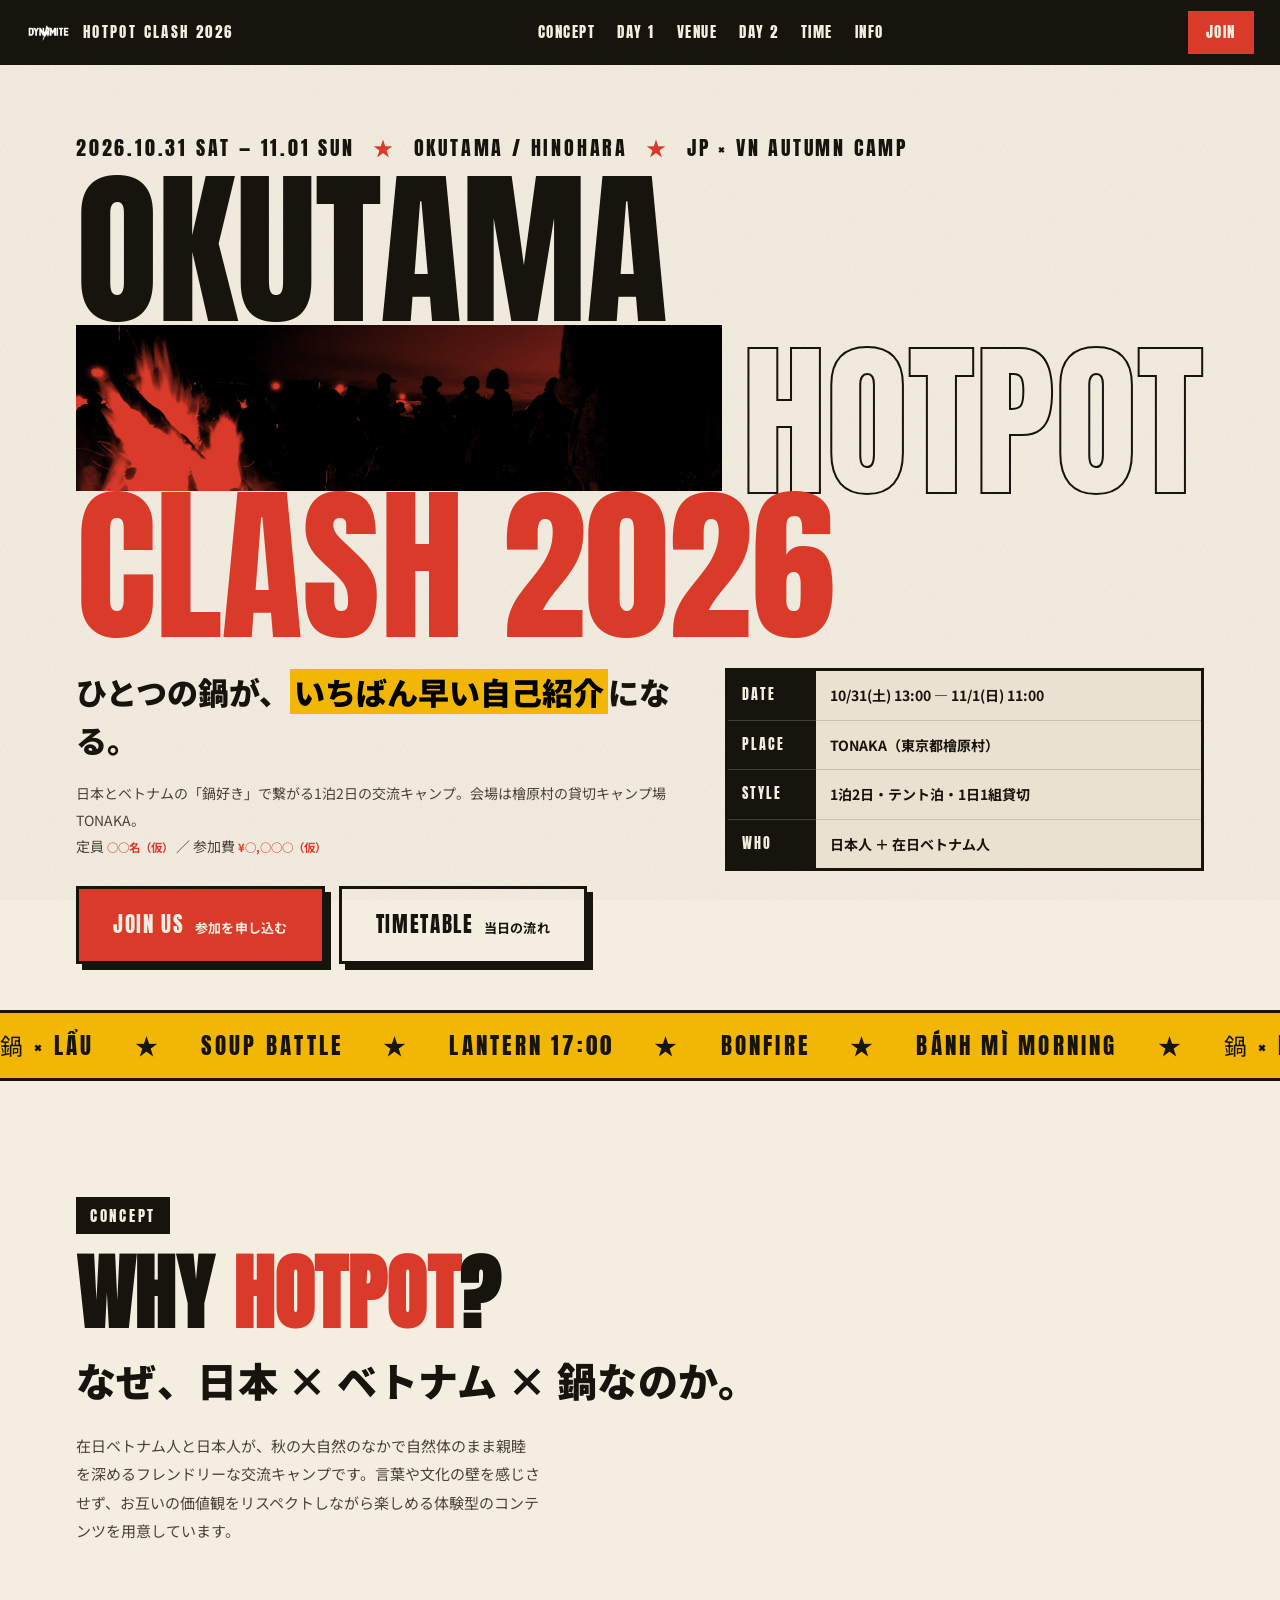
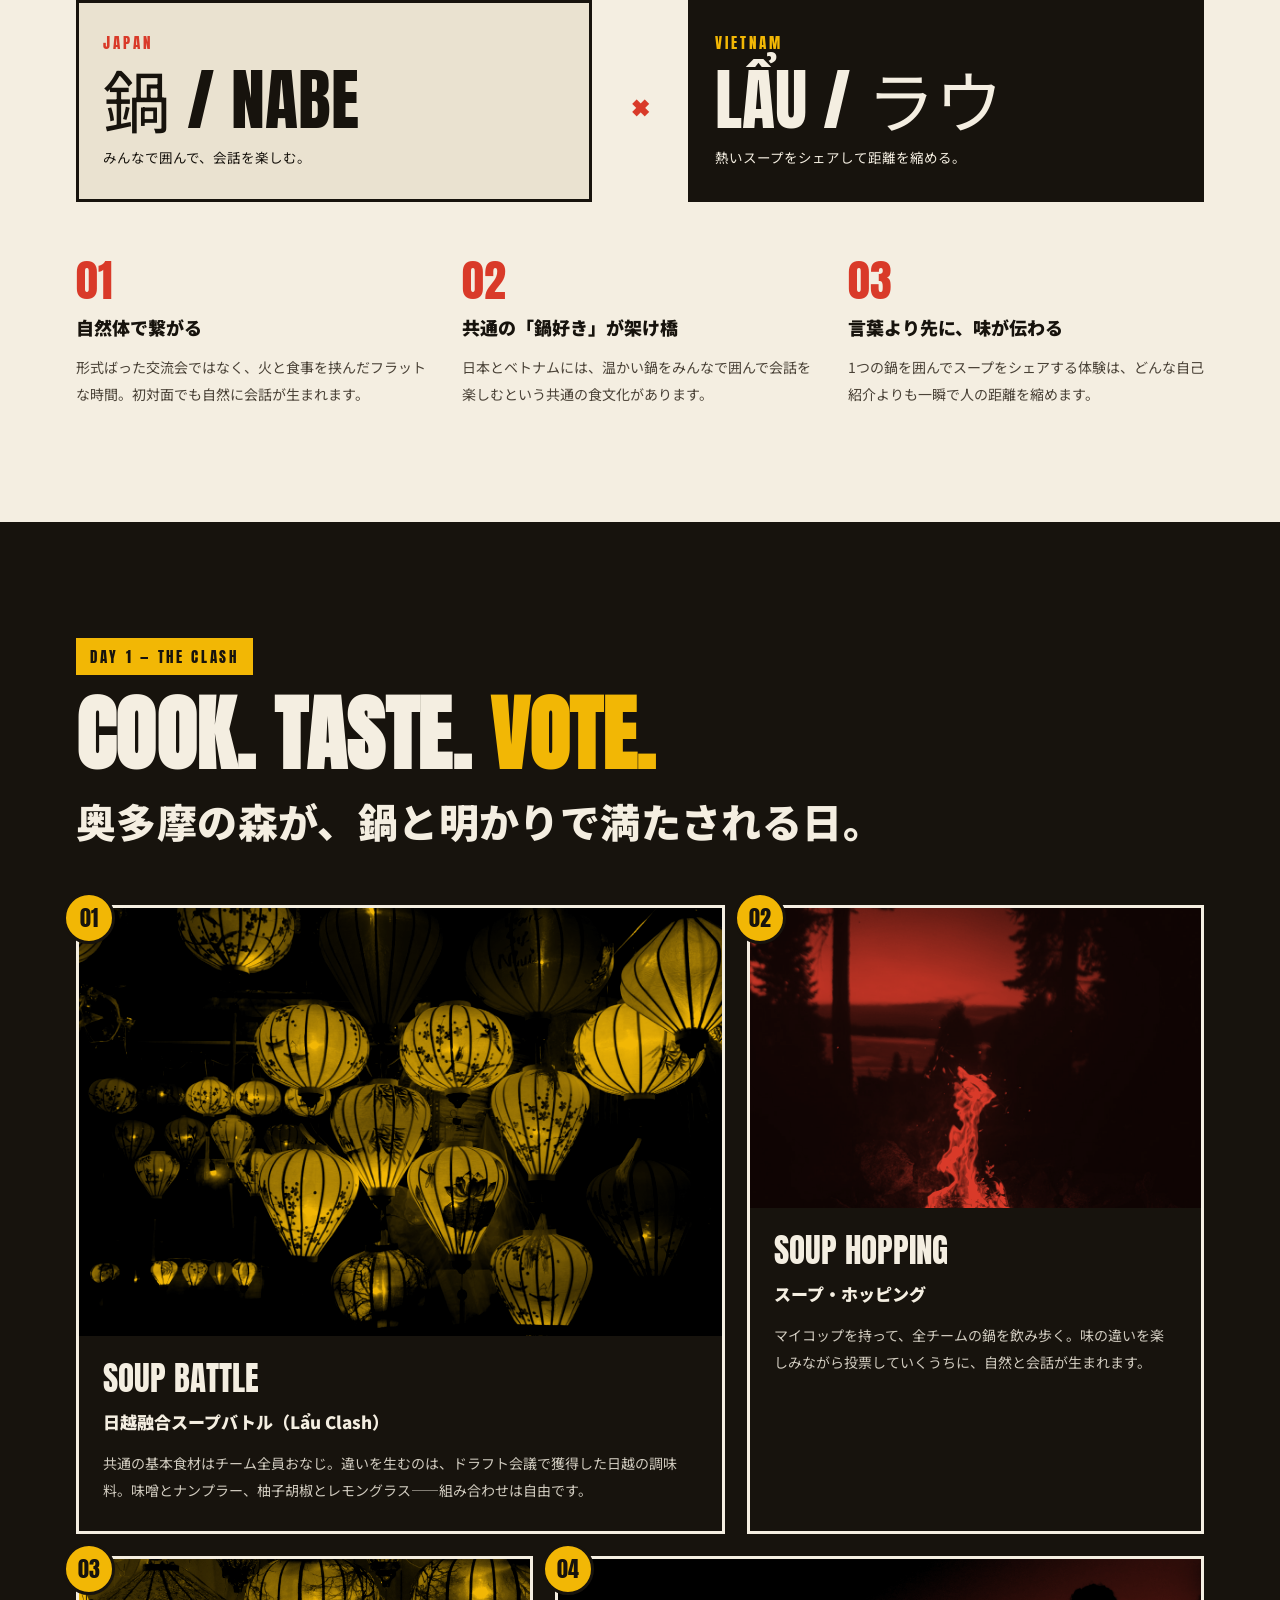
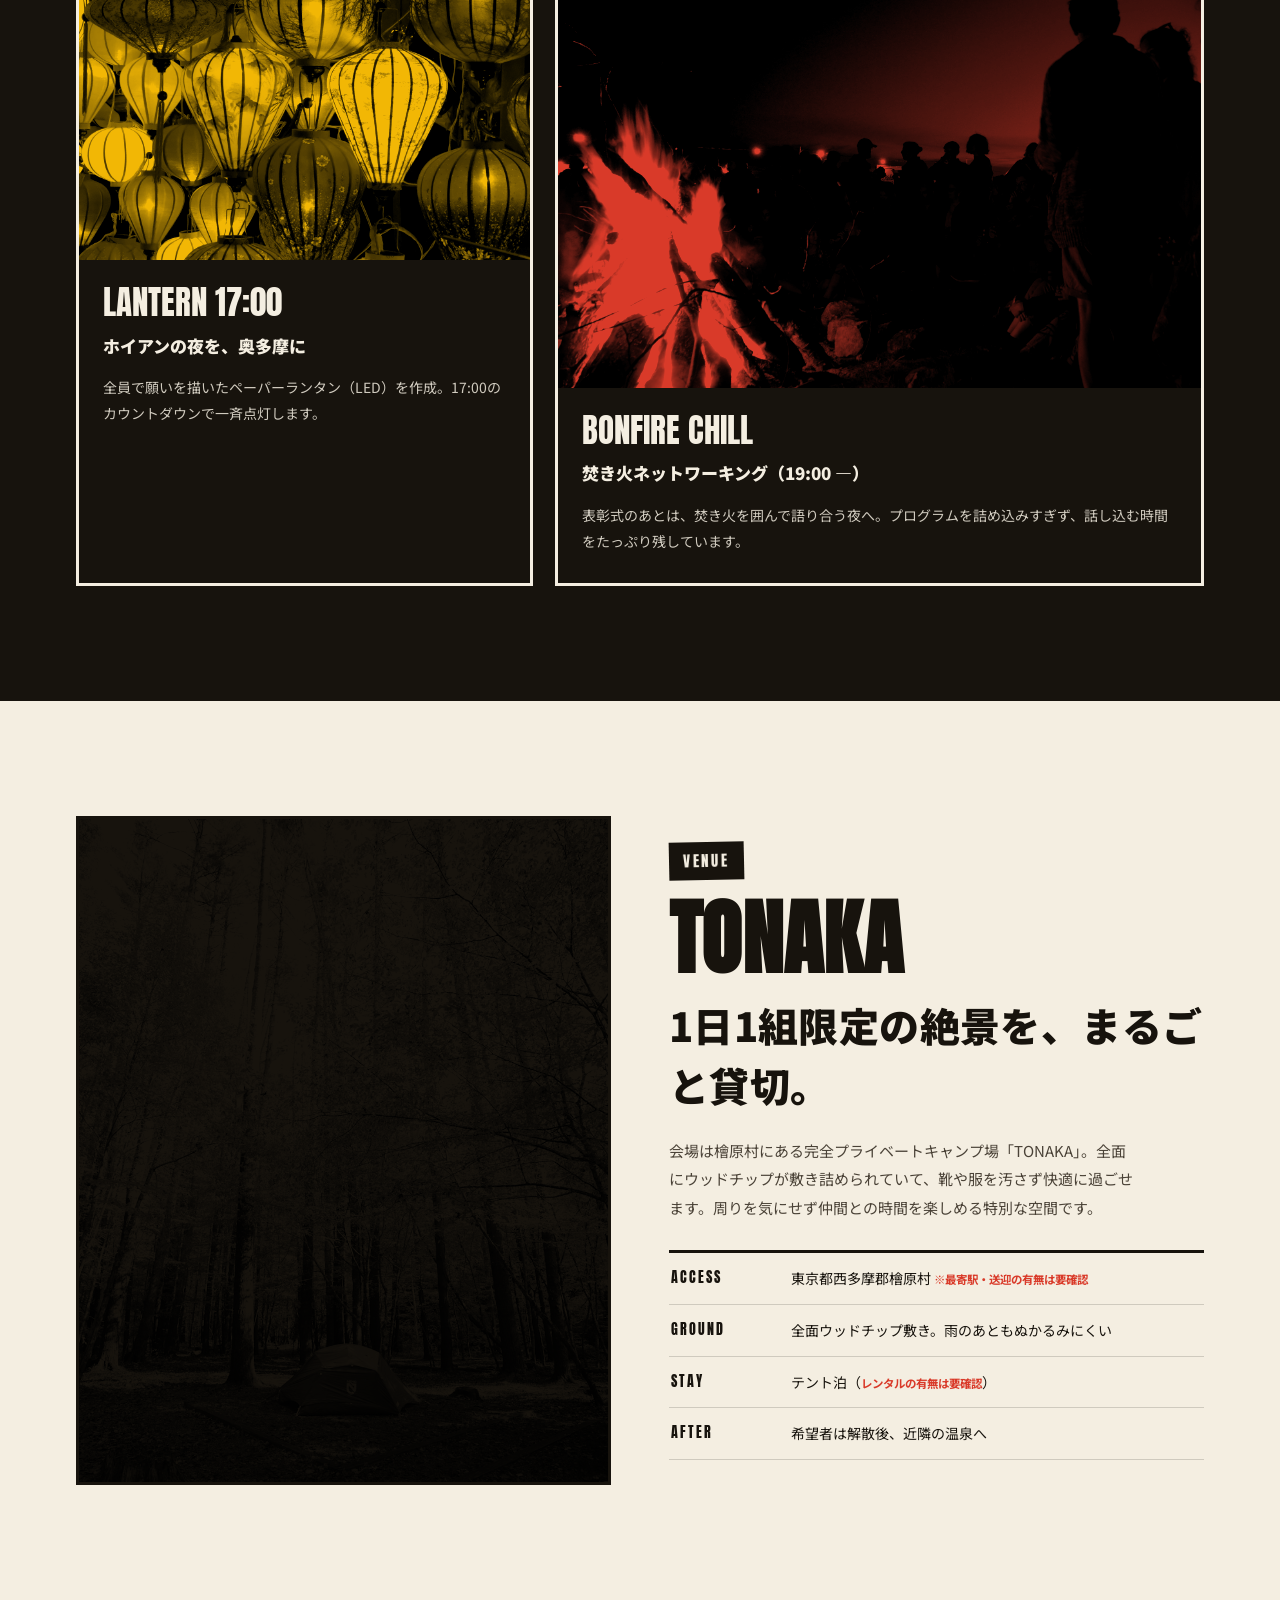
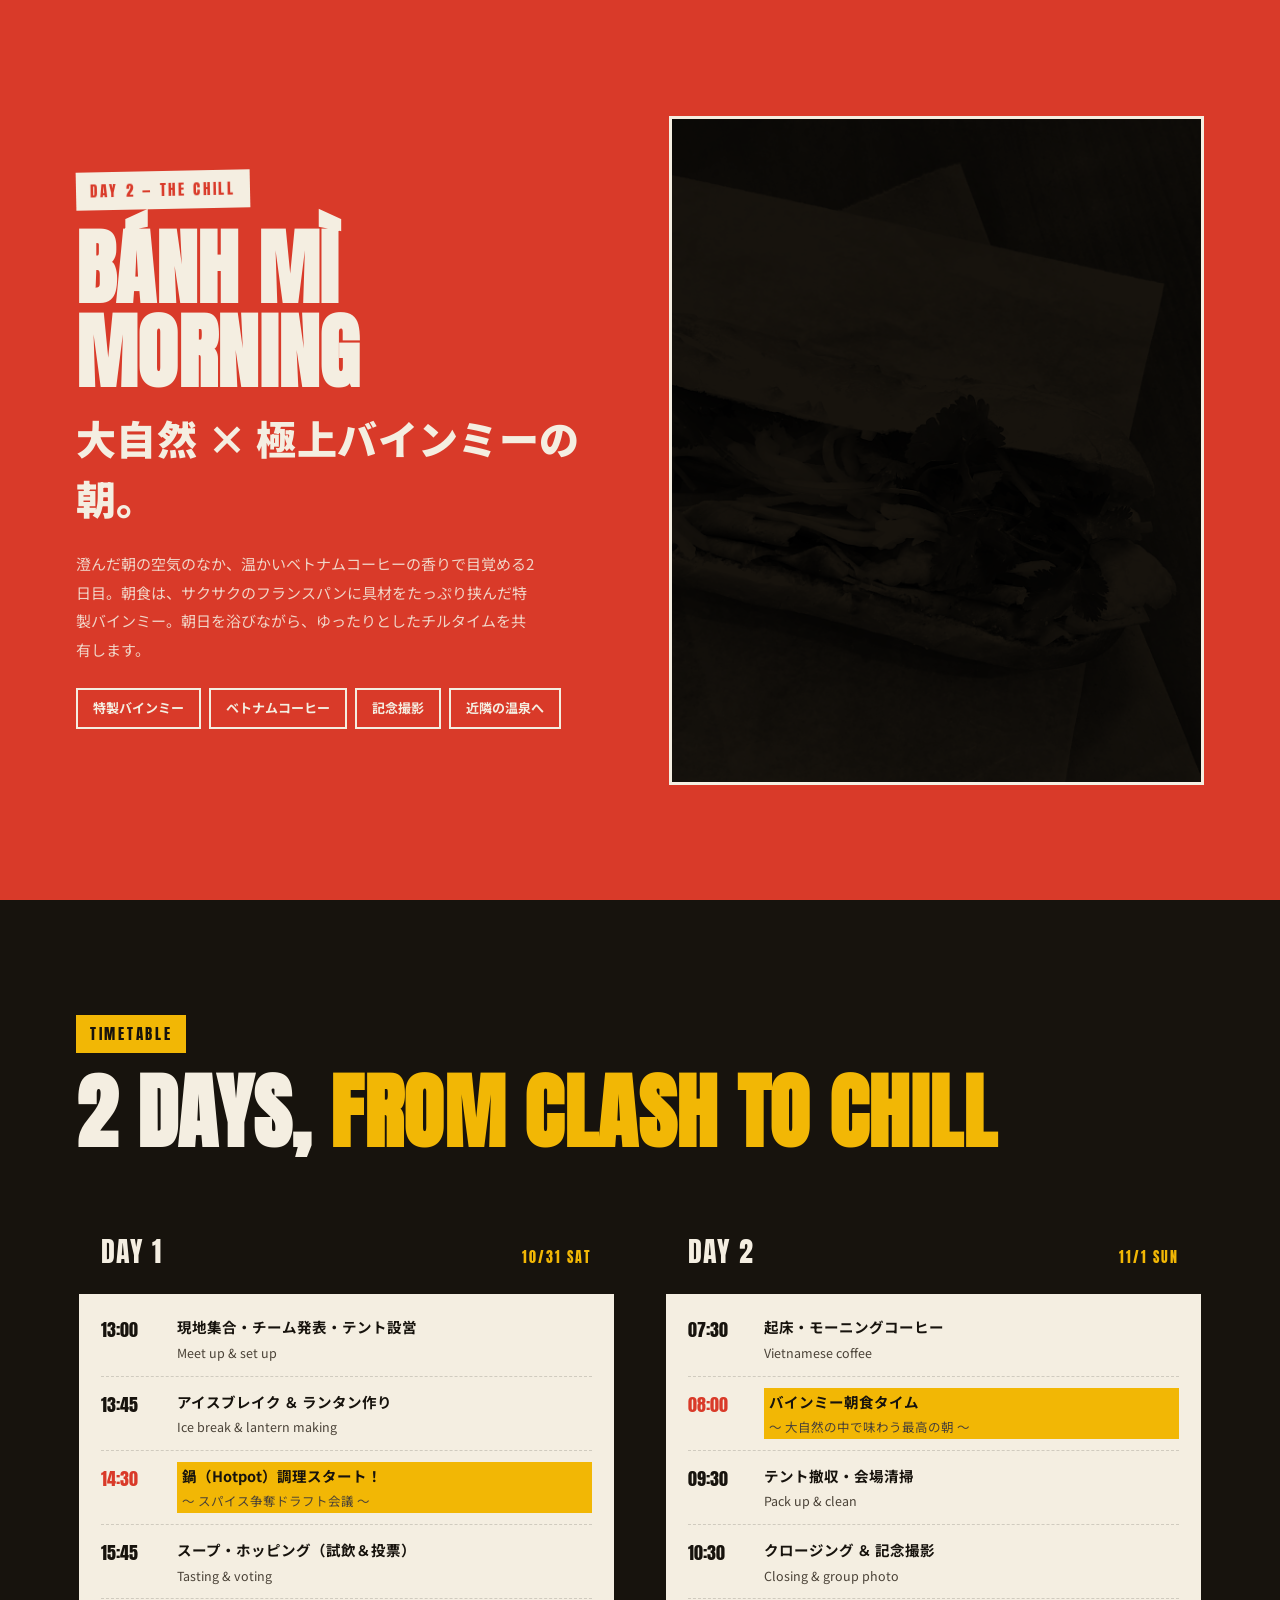
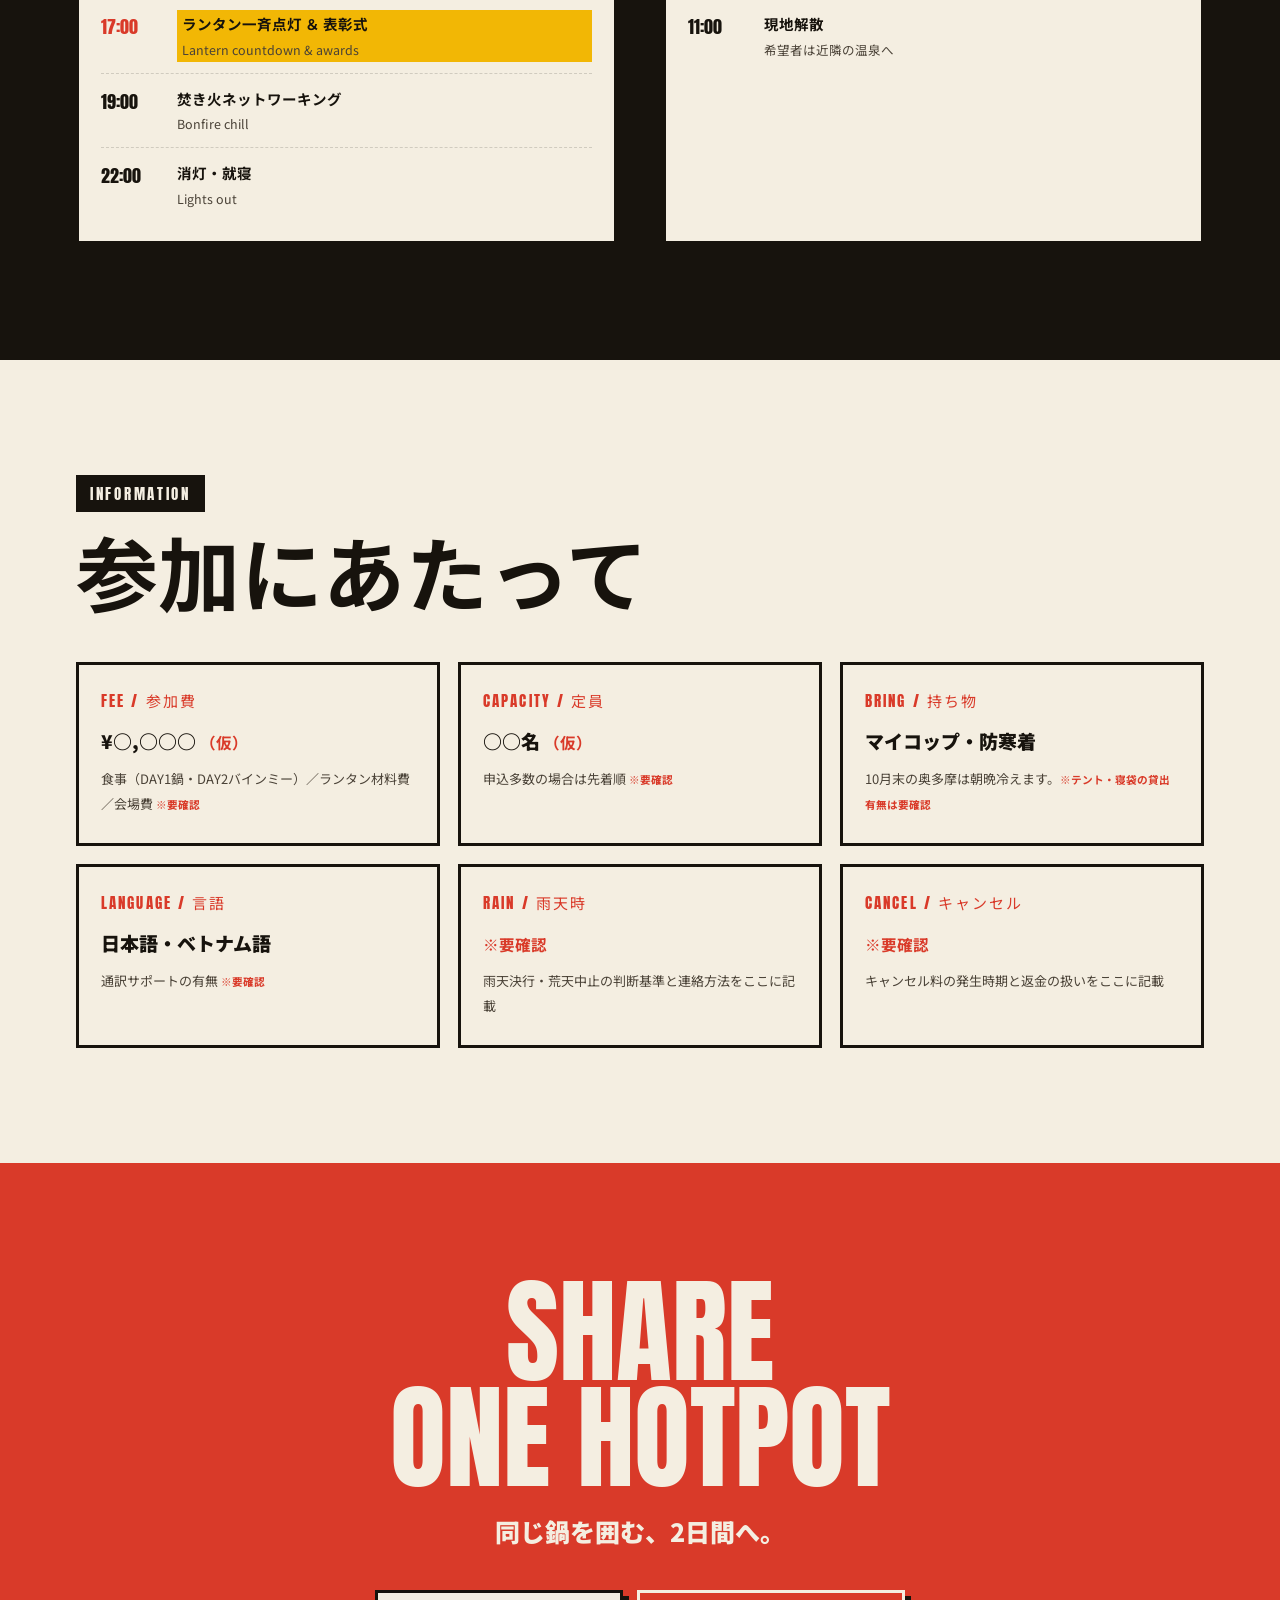
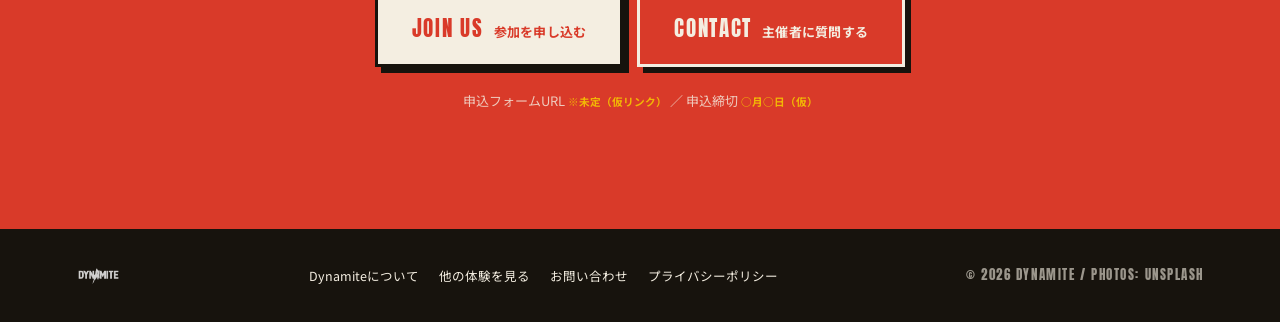
<file: okutama-hotpot/pattern-b.html>
<!DOCTYPE html>
<html lang="ja">
<head>
<meta charset="UTF-8">
<meta name="viewport" content="width=device-width, initial-scale=1.0">
<meta name="robots" content="noindex, nofollow">
<title>B案｜OKUTAMA HOTPOT CLASH 2026｜日本×ベトナム 秋の交流キャンプ</title>
<meta name="description" content="2026.10.31-11.1、奥多摩・檜原村の貸切キャンプ場TONAKAで開催。日本とベトナムの共通文化「鍋」で繋がる1泊2日の交流キャンプ。">
<link rel="preconnect" href="https://fonts.googleapis.com">
<link rel="preconnect" href="https://fonts.gstatic.com" crossorigin>
<link href="https://fonts.googleapis.com/css2?family=Anton&family=Noto+Sans+JP:wght@400;500;700;900&display=swap" rel="stylesheet">
<style>
/* =========================================================
   PATTERN B — ストリート・ポスター
   生成りの紙地 × 朱赤 × 黄。極太タイポとコラージュ。
   写真は朱のダブルトーン処理でトーンを統一。
   ========================================================= */

:root {
  --paper:   #f4eee1;
  --paper-2: #eae2d0;
  --ink:     #17130d;
  --ink-2:   #4a4237;
  --red:     #d93a29;
  --red-d:   #b52d1e;
  --yellow:  #f2b705;
  --line:    rgba(23, 19, 13, 0.16);

  --f-disp: 'Anton', 'Noto Sans JP', sans-serif;
  --f-body: 'Noto Sans JP', sans-serif;
  --ease: cubic-bezier(0.22, 0.61, 0.36, 1);
  --wrap: 1180px;
}

*, *::before, *::after { box-sizing: border-box; }
html { scroll-behavior: smooth; }
body {
  margin: 0; background: var(--paper); color: var(--ink);
  font-family: var(--f-body); font-size: 15px; line-height: 1.9;
  -webkit-font-smoothing: antialiased; overflow-x: hidden;
}
img { display: block; max-width: 100%; }
a { color: inherit; text-decoration: none; }
h1, h2, h3, p, dl, dd { margin: 0; }
ul { list-style: none; margin: 0; padding: 0; }

/* 紙の質感 */
body::before {
  content: ""; position: fixed; inset: 0; z-index: 1; pointer-events: none; opacity: 0.5;
  background-image: url("data:image/svg+xml,%3Csvg xmlns='http://www.w3.org/2000/svg' width='200' height='200'%3E%3Cfilter id='n'%3E%3CfeTurbulence type='fractalNoise' baseFrequency='0.8' numOctaves='4'/%3E%3C/filter%3E%3Crect width='200' height='200' filter='url(%23n)' opacity='0.28'/%3E%3C/svg%3E");
  mix-blend-mode: multiply;
}

.wrap { width: 100%; max-width: var(--wrap); margin-inline: auto; padding-inline: 26px; position: relative; z-index: 2; }
.sec { padding: clamp(70px, 9vw, 118px) 0; position: relative; z-index: 2; scroll-margin-top: 60px; }
.sec--red { background: var(--red); color: var(--paper); }
.sec--ink { background: var(--ink); color: var(--paper); }

/* 見出し */
.tag {
  display: inline-block; background: var(--ink); color: var(--paper);
  font-family: var(--f-disp); font-size: 15px; letter-spacing: 0.18em;
  padding: 5px 14px 4px; transform: rotate(-1.2deg);
}
.sec--red .tag { background: var(--paper); color: var(--red); }
.sec--ink .tag { background: var(--yellow); color: var(--ink); }
.h2 {
  font-family: var(--f-disp); font-size: clamp(34px, 6.4vw, 82px); line-height: 1.02;
  letter-spacing: 0.005em; margin-top: 18px;
}
.h2 em { font-style: normal; color: var(--red); -webkit-text-stroke: 0; }
.sec--red .h2 em, .sec--ink .h2 em { color: var(--yellow); }
.h2-jp {
  font-weight: 900; font-size: clamp(22px, 3.4vw, 40px); line-height: 1.5; letter-spacing: 0.01em;
  margin-top: 14px;
}
.lead { margin-top: 22px; max-width: 58ch; font-size: 15px; color: var(--ink-2); }
.sec--red .lead, .sec--ink .lead { color: rgba(244, 238, 225, 0.86); }
.tbd { color: var(--red); font-weight: 700; font-size: 0.82em; }
.sec--red .tbd, .sec--ink .tbd { color: var(--yellow); }

/* ボタン */
.btn {
  display: inline-flex; align-items: baseline; gap: 10px;
  font-family: var(--f-disp); font-size: 21px; letter-spacing: 0.08em;
  padding: 16px 34px; border: 3px solid var(--ink); background: var(--red); color: var(--paper);
  box-shadow: 6px 6px 0 var(--ink);
  transition: transform 0.16s var(--ease), box-shadow 0.16s var(--ease);
}
.btn span { font-family: var(--f-body); font-size: 13px; font-weight: 700; letter-spacing: 0.02em; }
.btn:hover { transform: translate(3px, 3px); box-shadow: 3px 3px 0 var(--ink); }
.btn--ghost { background: transparent; color: var(--ink); }
.sec--red .btn { background: var(--paper); color: var(--red); border-color: var(--ink); }
.sec--ink .btn--ghost { color: var(--paper); border-color: var(--paper); box-shadow: 6px 6px 0 var(--red); }
.sec--red .btn--ghost { background: transparent; color: var(--paper); border-color: var(--paper); box-shadow: 6px 6px 0 var(--ink); }

/* 写真＝朱のダブルトーン */
.duo { position: relative; background: var(--red); overflow: hidden; }
.duo img { width: 100%; height: 100%; object-fit: cover; filter: grayscale(1) contrast(1.12) brightness(1.06); mix-blend-mode: multiply; }
.duo--ink { background: var(--ink); }
.duo--yellow { background: var(--yellow); }

/* ---------- ヘッダー ---------- */
.hd {
  position: sticky; top: 0; z-index: 50;
  display: flex; align-items: center; justify-content: space-between; gap: 16px;
  padding: 11px 26px; background: var(--ink); color: var(--paper);
}
.hd__l { display: flex; align-items: center; gap: 12px; }
.hd__logo { height: 19px; width: auto; filter: brightness(0) invert(1); }
.hd__t { font-family: var(--f-disp); font-size: 15px; letter-spacing: 0.16em; }
.hd__nav { display: flex; gap: 22px; font-family: var(--f-disp); font-size: 15px; letter-spacing: 0.1em; }
.hd__nav a:hover { color: var(--yellow); }
.hd__cta { font-family: var(--f-disp); font-size: 15px; letter-spacing: 0.1em; background: var(--red); padding: 7px 18px; }
.hd__cta:hover { background: var(--yellow); color: var(--ink); }

/* ---------- ヒーロー（タイポ＋写真のコラージュ） ---------- */
.hero { position: relative; padding: clamp(34px, 5vw, 64px) 0 0; overflow: hidden; }
.hero__meta {
  display: flex; flex-wrap: wrap; gap: 10px 18px; align-items: center;
  font-family: var(--f-disp); font-size: clamp(15px, 1.7vw, 20px); letter-spacing: 0.14em;
}
.hero__meta i { font-style: normal; color: var(--red); }
.hero__type { margin-top: 14px; }
.hero__l1, .hero__l3 {
  font-family: var(--f-disp); font-size: clamp(52px, 13.2vw, 178px); line-height: 0.82; letter-spacing: -0.005em;
}
.hero__l3 { color: var(--red); }
.hero__mid { display: grid; grid-template-columns: 1fr auto; align-items: end; gap: 20px; margin: 6px 0; }
.hero__strip { height: clamp(96px, 13vw, 168px); }
.hero__strip .duo { height: 100%; }
.hero__l2 {
  font-family: var(--f-disp); font-size: clamp(52px, 13.2vw, 178px); line-height: 0.82;
  -webkit-text-stroke: 2px var(--ink); color: transparent;
}
.hero__body { display: grid; grid-template-columns: 1.25fr 1fr; gap: clamp(24px, 4vw, 60px); align-items: start; margin-top: 32px; padding-bottom: 46px; }
.hero__copy { font-weight: 900; font-size: clamp(19px, 2.6vw, 31px); line-height: 1.55; }
.hero__copy mark { background: var(--yellow); padding: 0 4px; }
.hero__note { margin-top: 16px; font-size: 14px; color: var(--ink-2); }
.hero__acts { display: flex; flex-wrap: wrap; gap: 14px; margin-top: 26px; }
.hero__card { border: 3px solid var(--ink); background: var(--paper-2); }
.hero__card dl { display: grid; grid-template-columns: 88px 1fr; }
.hero__card dt {
  font-family: var(--f-disp); font-size: 14px; letter-spacing: 0.14em;
  padding: 11px 14px; background: var(--ink); color: var(--paper); border-bottom: 1px solid rgba(244,238,225,0.2);
}
.hero__card dd { margin: 0; padding: 11px 14px; font-size: 14px; font-weight: 700; border-bottom: 1px solid var(--line); }
.hero__card dl > *:nth-last-child(-n+2) { border-bottom: 0; }

/* 流れる帯 */
.marquee { background: var(--yellow); border-block: 3px solid var(--ink); overflow: hidden; position: relative; z-index: 2; }
.marquee__in { display: flex; gap: 40px; padding: 11px 0; width: max-content; animation: slide 26s linear infinite; }
.marquee span { font-family: var(--f-disp); font-size: clamp(17px, 2vw, 23px); letter-spacing: 0.14em; white-space: nowrap; }
@keyframes slide { to { transform: translateX(-50%); } }
@media (prefers-reduced-motion: reduce) { .marquee__in { animation: none; } }

/* ---------- コンセプト ---------- */
.vs { display: grid; grid-template-columns: 1fr auto 1fr; gap: clamp(14px, 3vw, 40px); align-items: center; margin-top: 54px; }
.vs__b { border: 3px solid var(--ink); padding: 26px 24px 28px; background: var(--paper-2); }
.vs__b:nth-child(3) { background: var(--ink); color: var(--paper); }
.vs__n { font-family: var(--f-disp); font-size: 15px; letter-spacing: 0.2em; color: var(--red); }
.vs__b:nth-child(3) .vs__n { color: var(--yellow); }
.vs__w { font-family: var(--f-disp); font-size: clamp(38px, 5.6vw, 68px); line-height: 1; margin-top: 8px; }
.vs__s { margin-top: 12px; font-size: 13.5px; }
.vs__x { font-family: var(--f-disp); font-size: clamp(30px, 4.6vw, 56px); color: var(--red); }
.three { display: grid; grid-template-columns: repeat(3, 1fr); gap: 30px; margin-top: 56px; }
.three__n { font-family: var(--f-disp); font-size: 44px; line-height: 1; color: var(--red); }
.three__t { font-weight: 900; font-size: 18px; margin-top: 8px; }
.three__p { margin-top: 10px; font-size: 14px; color: var(--ink-2); }

/* ---------- DAY1 ---------- */
.acts { display: grid; grid-template-columns: repeat(12, 1fr); gap: 22px; margin-top: 54px; }
.act { border: 3px solid var(--paper); position: relative; }
.act__ph { aspect-ratio: 3 / 2; }
.act__ph .duo { height: 100%; }
.act__b { padding: 24px 24px 28px; }
.act__n {
  position: absolute; top: -16px; left: -16px; width: 52px; height: 52px;
  display: grid; place-items: center; border-radius: 50%; background: var(--yellow); color: var(--ink);
  font-family: var(--f-disp); font-size: 22px; border: 3px solid var(--ink);
}
.act__t { font-family: var(--f-disp); font-size: clamp(23px, 2.6vw, 33px); line-height: 1.14; }
.act__jp { font-weight: 900; font-size: 17px; margin-top: 8px; }
.act__p { margin-top: 12px; font-size: 14px; color: rgba(244, 238, 225, 0.84); }
.act--1 { grid-column: span 7; }
.act--2 { grid-column: span 5; }
.act--3 { grid-column: span 5; }
.act--4 { grid-column: span 7; }

/* ---------- 会場 / DAY2 ---------- */
.split { display: grid; grid-template-columns: 1fr 1fr; gap: clamp(28px, 4.5vw, 64px); align-items: center; }
.split__ph { aspect-ratio: 4 / 5; border: 3px solid var(--ink); }
.split__ph .duo { height: 100%; }
.spec { margin-top: 28px; border-top: 3px solid var(--ink); }
.spec__r { display: grid; grid-template-columns: 104px 1fr; gap: 16px; padding: 12px 2px; border-bottom: 1px solid var(--line); }
.spec__r dt { font-family: var(--f-disp); font-size: 14px; letter-spacing: 0.14em; }
.spec__r dd { margin: 0; font-size: 14px; }
.chips { display: flex; flex-wrap: wrap; gap: 8px; margin-top: 24px; }
.chips span { font-size: 13px; font-weight: 700; padding: 6px 15px; border: 2px solid currentColor; }

/* ---------- タイムテーブル（半券風） ---------- */
.tt { display: grid; grid-template-columns: 1fr 1fr; gap: clamp(24px, 4vw, 46px); margin-top: 52px; }
.tt__c { background: var(--paper); color: var(--ink); border: 3px solid var(--ink); }
.tt__h { display: flex; align-items: baseline; justify-content: space-between; gap: 12px; padding: 16px 22px; background: var(--ink); color: var(--paper); }
.tt__d { font-family: var(--f-disp); font-size: 28px; letter-spacing: 0.04em; }
.tt__s { font-family: var(--f-disp); font-size: 14px; letter-spacing: 0.14em; color: var(--yellow); }
.tt__l { padding: 8px 22px 20px; }
.tt__r { display: grid; grid-template-columns: 62px 1fr; gap: 14px; padding: 11px 0; border-bottom: 1px dashed var(--line); }
.tt__r:last-child { border-bottom: 0; }
.tt__t { font-family: var(--f-disp); font-size: 18px; }
.tt__x { font-weight: 700; font-size: 14.5px; }
.tt__x small { display: block; font-weight: 400; font-size: 12.5px; color: var(--ink-2); }
.tt__r--hit .tt__t { color: var(--red); }
.tt__r--hit .tt__x { background: var(--yellow); display: inline-block; padding: 0 5px; }

/* ---------- INFO ---------- */
.info { display: grid; grid-template-columns: repeat(3, 1fr); gap: 18px; margin-top: 48px; }
.info__c { border: 3px solid var(--ink); padding: 22px 22px 26px; }
.info__k { font-family: var(--f-disp); font-size: 15px; letter-spacing: 0.14em; color: var(--red); }
.info__v { font-weight: 900; font-size: 19px; margin-top: 8px; }
.info__s { margin-top: 8px; font-size: 13px; color: var(--ink-2); }

/* ---------- CTA ---------- */
.cta { text-align: center; }
.cta__big { font-family: var(--f-disp); font-size: clamp(40px, 9vw, 118px); line-height: 0.92; }
.cta__jp { font-weight: 900; font-size: clamp(17px, 2.2vw, 25px); margin-top: 18px; }
.cta__acts { display: flex; flex-wrap: wrap; gap: 14px; justify-content: center; margin-top: 34px; }
.cta__note { margin-top: 22px; font-size: 13px; color: rgba(244, 238, 225, 0.8); }

/* ---------- フッター ---------- */
.ft { background: var(--ink); color: var(--paper); padding: 34px 0; position: relative; z-index: 2; }
.ft__in { display: flex; flex-wrap: wrap; align-items: center; justify-content: space-between; gap: 16px; }
.ft__logo { height: 19px; width: auto; filter: brightness(0) invert(1); opacity: 0.8; }
.ft__nav { display: flex; flex-wrap: wrap; gap: 20px; font-size: 12.5px; }
.ft__nav a:hover { color: var(--yellow); }
.ft__c { font-family: var(--f-disp); font-size: 13px; letter-spacing: 0.12em; opacity: 0.6; }

/* 追従 */
.sticky { position: fixed; inset: auto 0 0 0; z-index: 60; display: none; padding: 10px 14px calc(10px + env(safe-area-inset-bottom)); background: var(--ink); }
.sticky .btn { width: 100%; justify-content: center; box-shadow: none; border-color: var(--paper); }

[data-rv] { opacity: 0; transform: translateY(20px); transition: opacity 0.7s var(--ease), transform 0.7s var(--ease); }
[data-rv].in { opacity: 1; transform: none; }

@media (max-width: 900px) {
  .hd__nav { display: none; }
  .hero__mid { grid-template-columns: 1fr; }
  .hero__strip { height: 120px; }
  .hero__body { grid-template-columns: 1fr; }
  .vs { grid-template-columns: 1fr; }
  .vs__x { text-align: center; }
  .three { grid-template-columns: 1fr; gap: 26px; }
  .acts { grid-template-columns: 1fr; }
  .act--1, .act--2, .act--3, .act--4 { grid-column: auto; }
  .split { grid-template-columns: 1fr; }
  .tt { grid-template-columns: 1fr; }
  .info { grid-template-columns: 1fr; }
  .sticky { display: block; }
  body { padding-bottom: 72px; }
}
</style>
</head>
<body>

<header class="hd">
  <a class="hd__l" href="../index.html" aria-label="Dynamite ホーム">
    <img class="hd__logo" src="../logo-mark.png" alt="Dynamite">
    <span class="hd__t">HOTPOT CLASH 2026</span>
  </a>
  <nav class="hd__nav" aria-label="ページ内ナビ">
    <a href="#concept">CONCEPT</a><a href="#day1">DAY 1</a><a href="#venue">VENUE</a>
    <a href="#day2">DAY 2</a><a href="#time">TIME</a><a href="#info">INFO</a>
  </nav>
  <a class="hd__cta" href="#entry">JOIN</a>
</header>

<main>

  <!-- ===================== HERO ===================== -->
  <section class="hero">
    <div class="wrap">
      <p class="hero__meta">
        <span>2026.10.31 SAT — 11.01 SUN</span><i>★</i>
        <span>OKUTAMA / HINOHARA</span><i>★</i>
        <span>JP × VN AUTUMN CAMP</span>
      </p>

      <div class="hero__type">
        <p class="hero__l1">OKUTAMA</p>
        <div class="hero__mid">
          <div class="hero__strip">
            <div class="duo"><img src="img/hero-bonfire.jpg" alt="焚き火を囲む参加者"></div>
          </div>
          <p class="hero__l2">HOTPOT</p>
        </div>
        <p class="hero__l3">CLASH 2026</p>
      </div>

      <div class="hero__body">
        <div>
          <p class="hero__copy">ひとつの鍋が、<mark>いちばん早い自己紹介</mark>になる。</p>
          <p class="hero__note">日本とベトナムの「鍋好き」で繋がる1泊2日の交流キャンプ。会場は檜原村の貸切キャンプ場 TONAKA。<br>定員 <span class="tbd">○○名（仮）</span> ／ 参加費 <span class="tbd">¥○,○○○（仮）</span></p>
          <div class="hero__acts">
            <a class="btn" href="#entry">JOIN US <span>参加を申し込む</span></a>
            <a class="btn btn--ghost" href="#time">TIMETABLE <span>当日の流れ</span></a>
          </div>
        </div>
        <div class="hero__card">
          <dl>
            <dt>DATE</dt><dd>10/31(土) 13:00 — 11/1(日) 11:00</dd>
            <dt>PLACE</dt><dd>TONAKA（東京都檜原村）</dd>
            <dt>STYLE</dt><dd>1泊2日・テント泊・1日1組貸切</dd>
            <dt>WHO</dt><dd>日本人 ＋ 在日ベトナム人</dd>
          </dl>
        </div>
      </div>
    </div>
  </section>

  <div class="marquee" aria-hidden="true">
    <div class="marquee__in">
      <span>鍋 × LẨU</span><span>★</span><span>SOUP BATTLE</span><span>★</span><span>LANTERN 17:00</span><span>★</span><span>BONFIRE</span><span>★</span><span>BÁNH MÌ MORNING</span><span>★</span>
      <span>鍋 × LẨU</span><span>★</span><span>SOUP BATTLE</span><span>★</span><span>LANTERN 17:00</span><span>★</span><span>BONFIRE</span><span>★</span><span>BÁNH MÌ MORNING</span><span>★</span>
    </div>
  </div>

  <!-- ===================== CONCEPT ===================== -->
  <section class="sec" id="concept">
    <div class="wrap">
      <p class="tag" data-rv>CONCEPT</p>
      <h2 class="h2" data-rv>WHY <em>HOTPOT</em>?</h2>
      <p class="h2-jp" data-rv>なぜ、日本 × ベトナム × 鍋なのか。</p>
      <p class="lead" data-rv>在日ベトナム人と日本人が、秋の大自然のなかで自然体のまま親睦を深めるフレンドリーな交流キャンプです。言葉や文化の壁を感じさせず、お互いの価値観をリスペクトしながら楽しめる体験型のコンテンツを用意しています。</p>

      <div class="vs" data-rv>
        <div class="vs__b">
          <p class="vs__n">JAPAN</p>
          <p class="vs__w">鍋 / NABE</p>
          <p class="vs__s">みんなで囲んで、会話を楽しむ。</p>
        </div>
        <p class="vs__x">×</p>
        <div class="vs__b">
          <p class="vs__n">VIETNAM</p>
          <p class="vs__w">LẨU / ラウ</p>
          <p class="vs__s">熱いスープをシェアして距離を縮める。</p>
        </div>
      </div>

      <div class="three">
        <div data-rv><p class="three__n">01</p><p class="three__t">自然体で繋がる</p><p class="three__p">形式ばった交流会ではなく、火と食事を挟んだフラットな時間。初対面でも自然に会話が生まれます。</p></div>
        <div data-rv><p class="three__n">02</p><p class="three__t">共通の「鍋好き」が架け橋</p><p class="three__p">日本とベトナムには、温かい鍋をみんなで囲んで会話を楽しむという共通の食文化があります。</p></div>
        <div data-rv><p class="three__n">03</p><p class="three__t">言葉より先に、味が伝わる</p><p class="three__p">1つの鍋を囲んでスープをシェアする体験は、どんな自己紹介よりも一瞬で人の距離を縮めます。</p></div>
      </div>
    </div>
  </section>

  <!-- ===================== DAY 1 ===================== -->
  <section class="sec sec--ink" id="day1">
    <div class="wrap">
      <p class="tag" data-rv>DAY 1 — THE CLASH</p>
      <h2 class="h2" data-rv>COOK. TASTE. <em>VOTE.</em></h2>
      <p class="h2-jp" data-rv>奥多摩の森が、鍋と明かりで満たされる日。</p>

      <div class="acts">
        <article class="act act--1" data-rv>
          <div class="act__ph"><div class="duo duo--yellow"><img src="img/lantern-wall.jpg" alt="ホイアンのランタン"></div></div>
          <div class="act__b">
            <span class="act__n">01</span>
            <p class="act__t">SOUP BATTLE</p>
            <p class="act__jp">日越融合スープバトル（Lẩu Clash）</p>
            <p class="act__p">共通の基本食材はチーム全員おなじ。違いを生むのは、ドラフト会議で獲得した日越の調味料。味噌とナンプラー、柚子胡椒とレモングラス——組み合わせは自由です。</p>
          </div>
        </article>
        <article class="act act--2" data-rv>
          <div class="act__ph"><div class="duo"><img src="img/bonfire-forest.jpg" alt="森の焚き火"></div></div>
          <div class="act__b">
            <span class="act__n">02</span>
            <p class="act__t">SOUP HOPPING</p>
            <p class="act__jp">スープ・ホッピング</p>
            <p class="act__p">マイコップを持って、全チームの鍋を飲み歩く。味の違いを楽しみながら投票していくうちに、自然と会話が生まれます。</p>
          </div>
        </article>
        <article class="act act--3" data-rv>
          <div class="act__ph"><div class="duo duo--yellow"><img src="img/lantern-shop.jpg" alt="ランタン"></div></div>
          <div class="act__b">
            <span class="act__n">03</span>
            <p class="act__t">LANTERN 17:00</p>
            <p class="act__jp">ホイアンの夜を、奥多摩に</p>
            <p class="act__p">全員で願いを描いたペーパーランタン（LED）を作成。17:00のカウントダウンで一斉点灯します。</p>
          </div>
        </article>
        <article class="act act--4" data-rv>
          <div class="act__ph"><div class="duo"><img src="img/hero-bonfire.jpg" alt="焚き火を囲む夜"></div></div>
          <div class="act__b">
            <span class="act__n">04</span>
            <p class="act__t">BONFIRE CHILL</p>
            <p class="act__jp">焚き火ネットワーキング（19:00 —）</p>
            <p class="act__p">表彰式のあとは、焚き火を囲んで語り合う夜へ。プログラムを詰め込みすぎず、話し込む時間をたっぷり残しています。</p>
          </div>
        </article>
      </div>
    </div>
  </section>

  <!-- ===================== VENUE ===================== -->
  <section class="sec" id="venue">
    <div class="wrap split">
      <div class="split__ph" data-rv><div class="duo duo--ink"><img src="img/camp-autumn.jpg" alt="秋の森のキャンプサイト"></div></div>
      <div data-rv>
        <p class="tag">VENUE</p>
        <h2 class="h2">TONAKA</h2>
        <p class="h2-jp">1日1組限定の絶景を、まるごと貸切。</p>
        <p class="lead">会場は檜原村にある完全プライベートキャンプ場「TONAKA」。全面にウッドチップが敷き詰められていて、靴や服を汚さず快適に過ごせます。周りを気にせず仲間との時間を楽しめる特別な空間です。</p>
        <dl class="spec">
          <div class="spec__r"><dt>ACCESS</dt><dd>東京都西多摩郡檜原村 <span class="tbd">※最寄駅・送迎の有無は要確認</span></dd></div>
          <div class="spec__r"><dt>GROUND</dt><dd>全面ウッドチップ敷き。雨のあともぬかるみにくい</dd></div>
          <div class="spec__r"><dt>STAY</dt><dd>テント泊（<span class="tbd">レンタルの有無は要確認</span>）</dd></div>
          <div class="spec__r"><dt>AFTER</dt><dd>希望者は解散後、近隣の温泉へ</dd></div>
        </dl>
      </div>
    </div>
  </section>

  <!-- ===================== DAY 2 ===================== -->
  <section class="sec sec--red" id="day2">
    <div class="wrap split">
      <div data-rv>
        <p class="tag">DAY 2 — THE CHILL</p>
        <h2 class="h2">BÁNH MÌ<br>MORNING</h2>
        <p class="h2-jp">大自然 × 極上バインミーの朝。</p>
        <p class="lead">澄んだ朝の空気のなか、温かいベトナムコーヒーの香りで目覚める2日目。朝食は、サクサクのフランスパンに具材をたっぷり挟んだ特製バインミー。朝日を浴びながら、ゆったりとしたチルタイムを共有します。</p>
        <div class="chips"><span>特製バインミー</span><span>ベトナムコーヒー</span><span>記念撮影</span><span>近隣の温泉へ</span></div>
      </div>
      <div class="split__ph" data-rv style="border-color: var(--paper);"><div class="duo duo--ink"><img src="img/banhmi.jpg" alt="バインミー"></div></div>
    </div>
  </section>

  <!-- ===================== TIMETABLE ===================== -->
  <section class="sec sec--ink" id="time">
    <div class="wrap">
      <p class="tag" data-rv>TIMETABLE</p>
      <h2 class="h2" data-rv>2 DAYS, <em>FROM CLASH TO CHILL</em></h2>

      <div class="tt">
        <div class="tt__c" data-rv>
          <div class="tt__h"><p class="tt__d">DAY 1</p><p class="tt__s">10/31 SAT</p></div>
          <div class="tt__l">
            <div class="tt__r"><p class="tt__t">13:00</p><p class="tt__x">現地集合・チーム発表・テント設営<small>Meet up &amp; set up</small></p></div>
            <div class="tt__r"><p class="tt__t">13:45</p><p class="tt__x">アイスブレイク ＆ ランタン作り<small>Ice break &amp; lantern making</small></p></div>
            <div class="tt__r tt__r--hit"><p class="tt__t">14:30</p><p class="tt__x">鍋（Hotpot）調理スタート！<small>〜 スパイス争奪ドラフト会議 〜</small></p></div>
            <div class="tt__r"><p class="tt__t">15:45</p><p class="tt__x">スープ・ホッピング（試飲＆投票）<small>Tasting &amp; voting</small></p></div>
            <div class="tt__r tt__r--hit"><p class="tt__t">17:00</p><p class="tt__x">ランタン一斉点灯 ＆ 表彰式<small>Lantern countdown &amp; awards</small></p></div>
            <div class="tt__r"><p class="tt__t">19:00</p><p class="tt__x">焚き火ネットワーキング<small>Bonfire chill</small></p></div>
            <div class="tt__r"><p class="tt__t">22:00</p><p class="tt__x">消灯・就寝<small>Lights out</small></p></div>
          </div>
        </div>
        <div class="tt__c" data-rv>
          <div class="tt__h"><p class="tt__d">DAY 2</p><p class="tt__s">11/1 SUN</p></div>
          <div class="tt__l">
            <div class="tt__r"><p class="tt__t">07:30</p><p class="tt__x">起床・モーニングコーヒー<small>Vietnamese coffee</small></p></div>
            <div class="tt__r tt__r--hit"><p class="tt__t">08:00</p><p class="tt__x">バインミー朝食タイム<small>〜 大自然の中で味わう最高の朝 〜</small></p></div>
            <div class="tt__r"><p class="tt__t">09:30</p><p class="tt__x">テント撤収・会場清掃<small>Pack up &amp; clean</small></p></div>
            <div class="tt__r"><p class="tt__t">10:30</p><p class="tt__x">クロージング ＆ 記念撮影<small>Closing &amp; group photo</small></p></div>
            <div class="tt__r"><p class="tt__t">11:00</p><p class="tt__x">現地解散<small>希望者は近隣の温泉へ</small></p></div>
          </div>
        </div>
      </div>
    </div>
  </section>

  <!-- ===================== INFO ===================== -->
  <section class="sec" id="info">
    <div class="wrap">
      <p class="tag" data-rv>INFORMATION</p>
      <h2 class="h2" data-rv>参加にあたって</h2>

      <div class="info">
        <div class="info__c" data-rv><p class="info__k">FEE / 参加費</p><p class="info__v">¥○,○○○ <span class="tbd">（仮）</span></p><p class="info__s">食事（DAY1鍋・DAY2バインミー）／ランタン材料費／会場費 <span class="tbd">※要確認</span></p></div>
        <div class="info__c" data-rv><p class="info__k">CAPACITY / 定員</p><p class="info__v">○○名 <span class="tbd">（仮）</span></p><p class="info__s">申込多数の場合は先着順 <span class="tbd">※要確認</span></p></div>
        <div class="info__c" data-rv><p class="info__k">BRING / 持ち物</p><p class="info__v">マイコップ・防寒着</p><p class="info__s">10月末の奥多摩は朝晩冷えます。<span class="tbd">※テント・寝袋の貸出有無は要確認</span></p></div>
        <div class="info__c" data-rv><p class="info__k">LANGUAGE / 言語</p><p class="info__v">日本語・ベトナム語</p><p class="info__s">通訳サポートの有無 <span class="tbd">※要確認</span></p></div>
        <div class="info__c" data-rv><p class="info__k">RAIN / 雨天時</p><p class="info__v"><span class="tbd">※要確認</span></p><p class="info__s">雨天決行・荒天中止の判断基準と連絡方法をここに記載</p></div>
        <div class="info__c" data-rv><p class="info__k">CANCEL / キャンセル</p><p class="info__v"><span class="tbd">※要確認</span></p><p class="info__s">キャンセル料の発生時期と返金の扱いをここに記載</p></div>
      </div>
    </div>
  </section>

  <!-- ===================== ENTRY ===================== -->
  <section class="sec sec--red cta" id="entry">
    <div class="wrap">
      <p class="cta__big">SHARE<br>ONE HOTPOT</p>
      <p class="cta__jp">同じ鍋を囲む、2日間へ。</p>
      <div class="cta__acts">
        <a class="btn" href="#">JOIN US <span>参加を申し込む</span></a>
        <a class="btn btn--ghost" href="../contact.html">CONTACT <span>主催者に質問する</span></a>
      </div>
      <p class="cta__note">申込フォームURL <span class="tbd">※未定（仮リンク）</span> ／ 申込締切 <span class="tbd">○月○日（仮）</span></p>
    </div>
  </section>

</main>

<footer class="ft">
  <div class="wrap ft__in">
    <a href="../index.html" aria-label="Dynamite ホーム"><img class="ft__logo" src="../logo-full.png" alt="Dynamite"></a>
    <nav class="ft__nav" aria-label="フッターナビ">
      <a href="../index.html">Dynamiteについて</a><a href="../experiences.html">他の体験を見る</a>
      <a href="../contact.html">お問い合わせ</a><a href="../privacy.html">プライバシーポリシー</a>
    </nav>
    <p class="ft__c">© 2026 DYNAMITE / PHOTOS: UNSPLASH</p>
  </div>
</footer>

<div class="sticky"><a class="btn" href="#entry">JOIN US <span>参加を申し込む</span></a></div>

<script>
const io = new IntersectionObserver((es) => {
  es.forEach((e) => { if (e.isIntersecting) { e.target.classList.add('in'); io.unobserve(e.target); } });
}, { rootMargin: '0px 0px -8% 0px' });
document.querySelectorAll('[data-rv]').forEach((el) => io.observe(el));
</script>

</body>
</html>
</file>
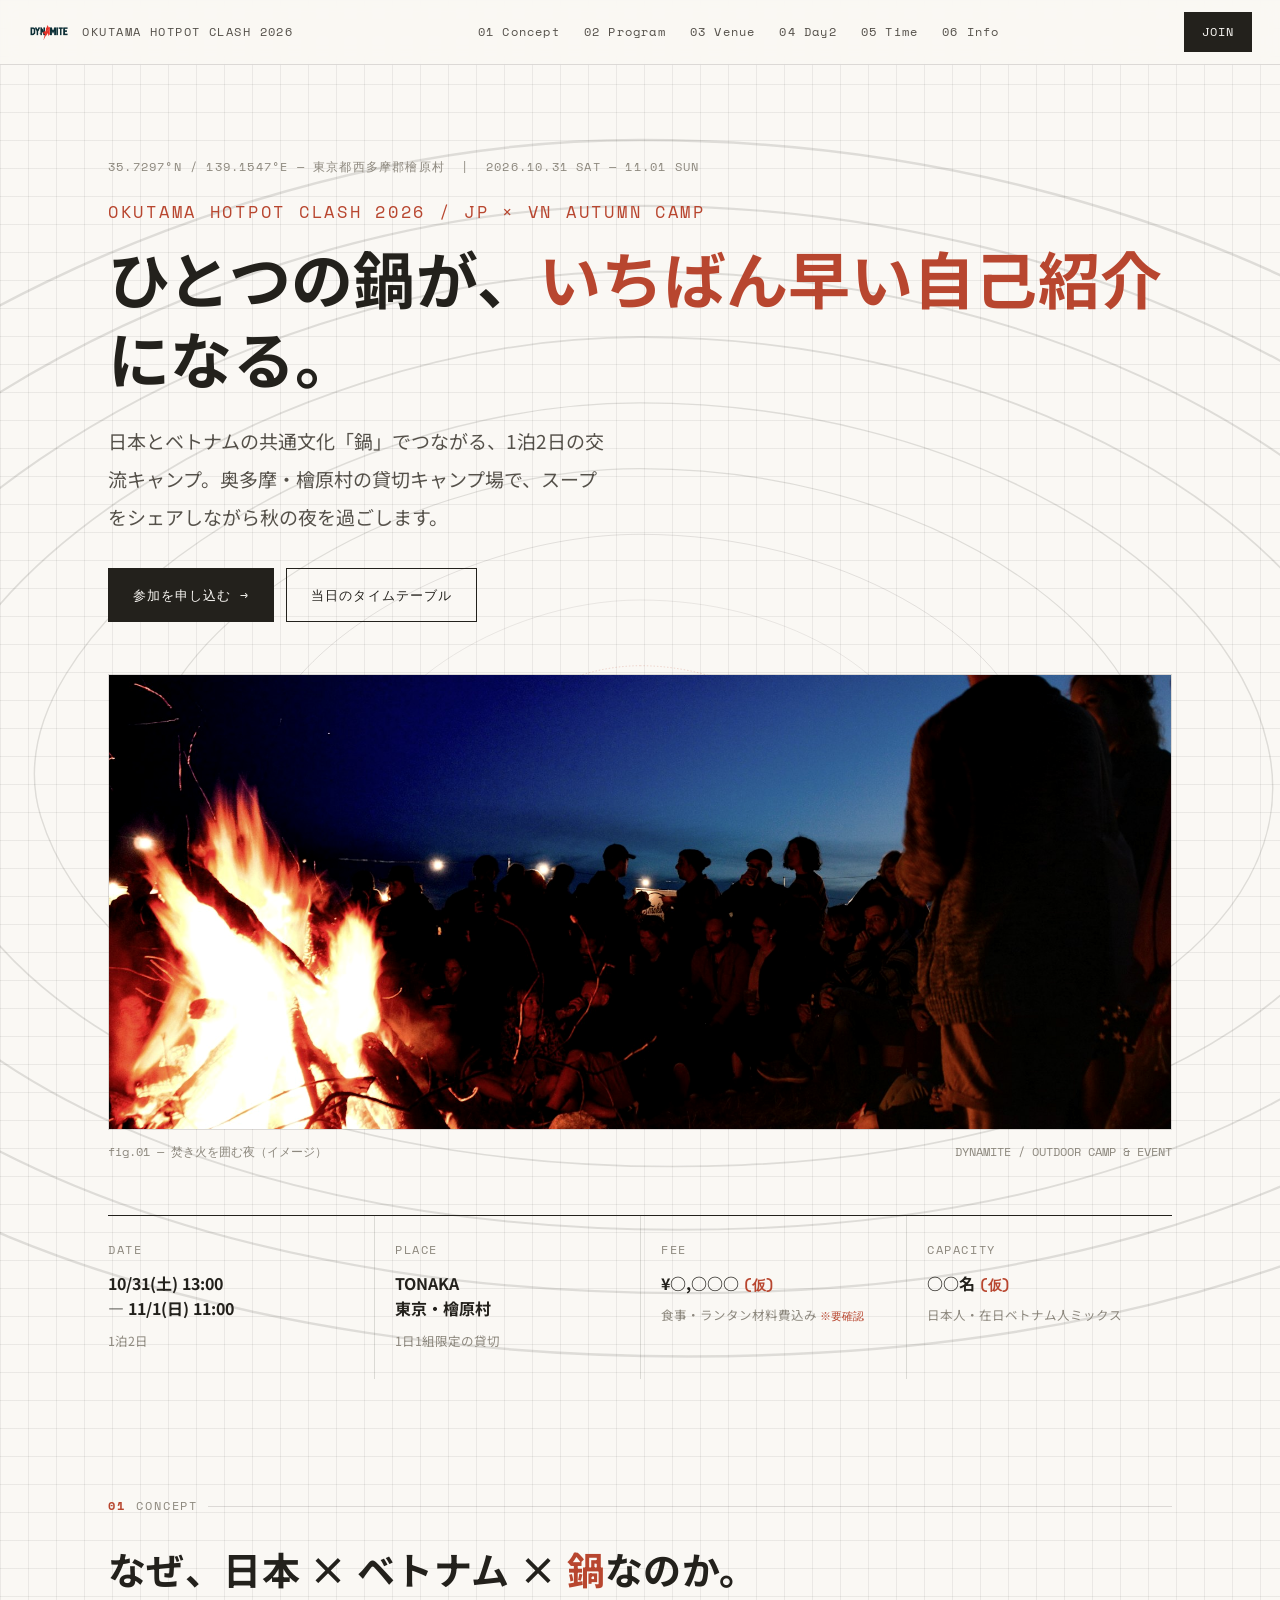
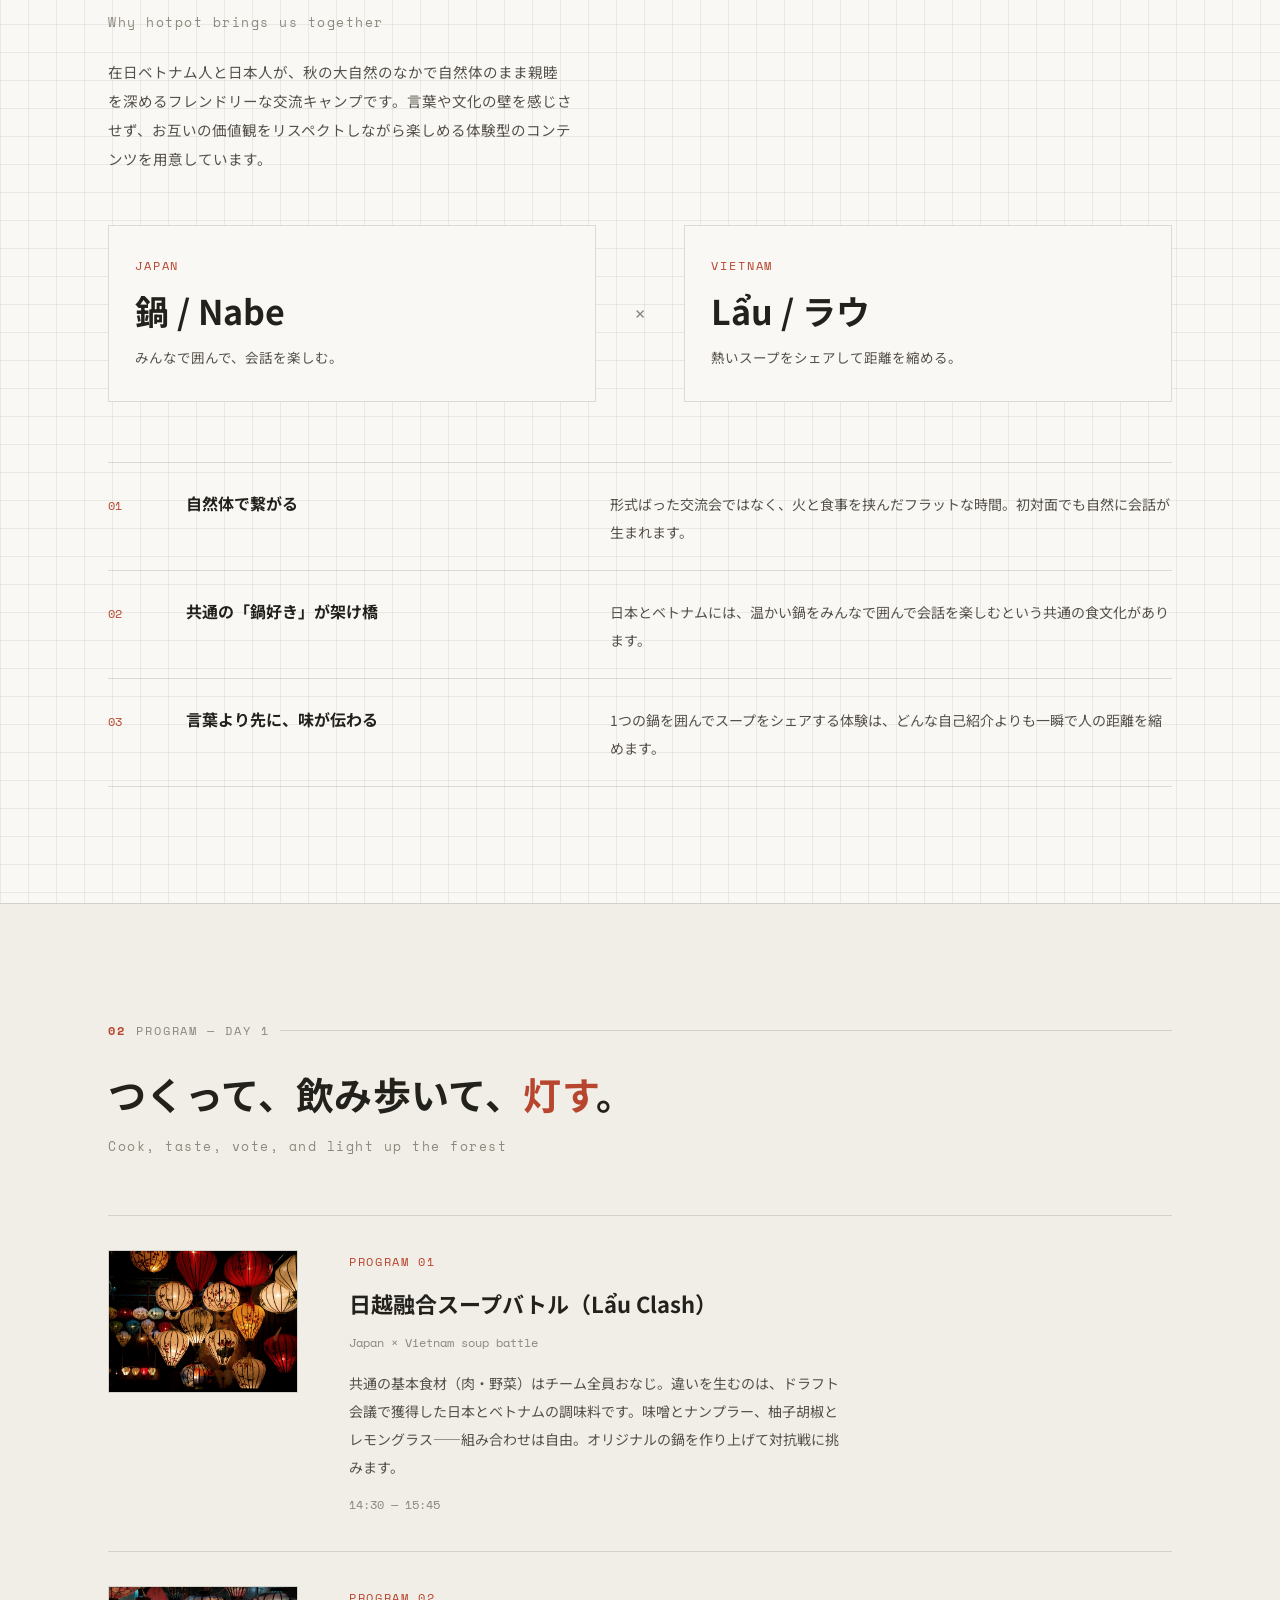
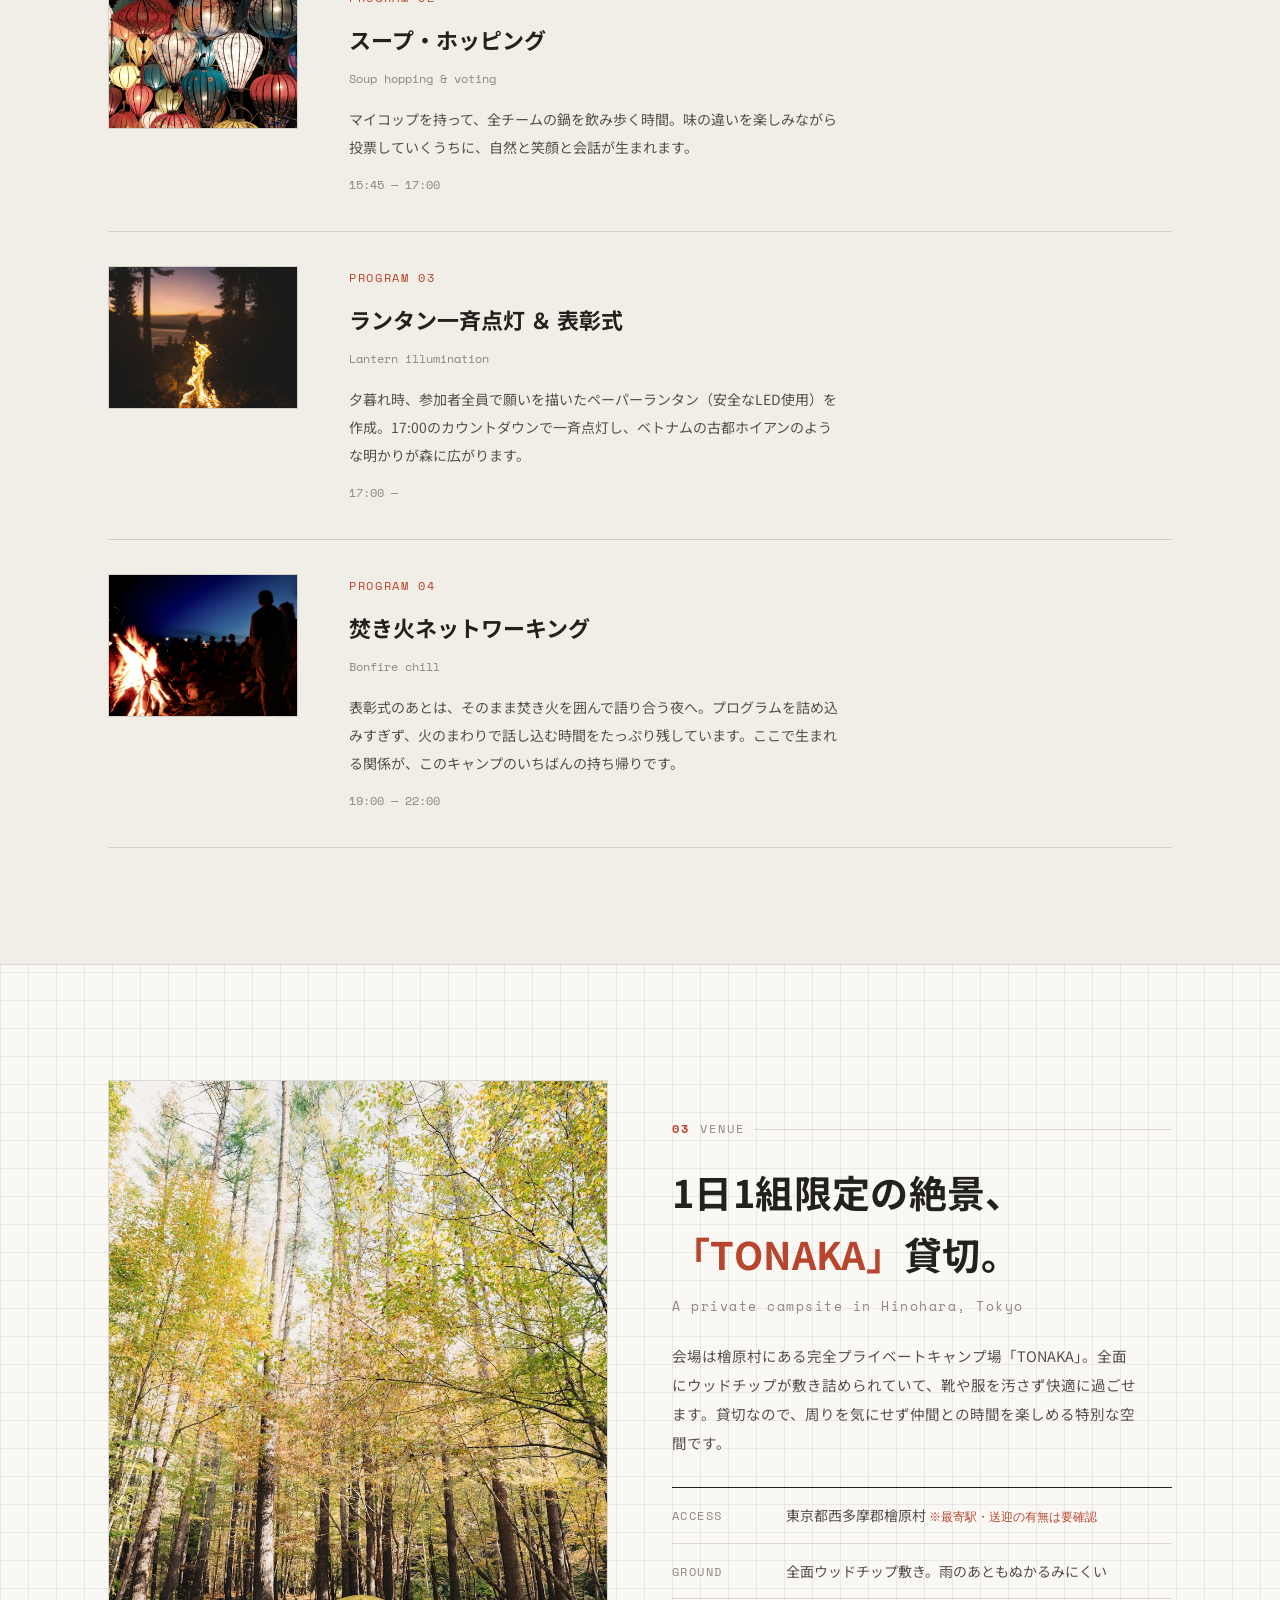
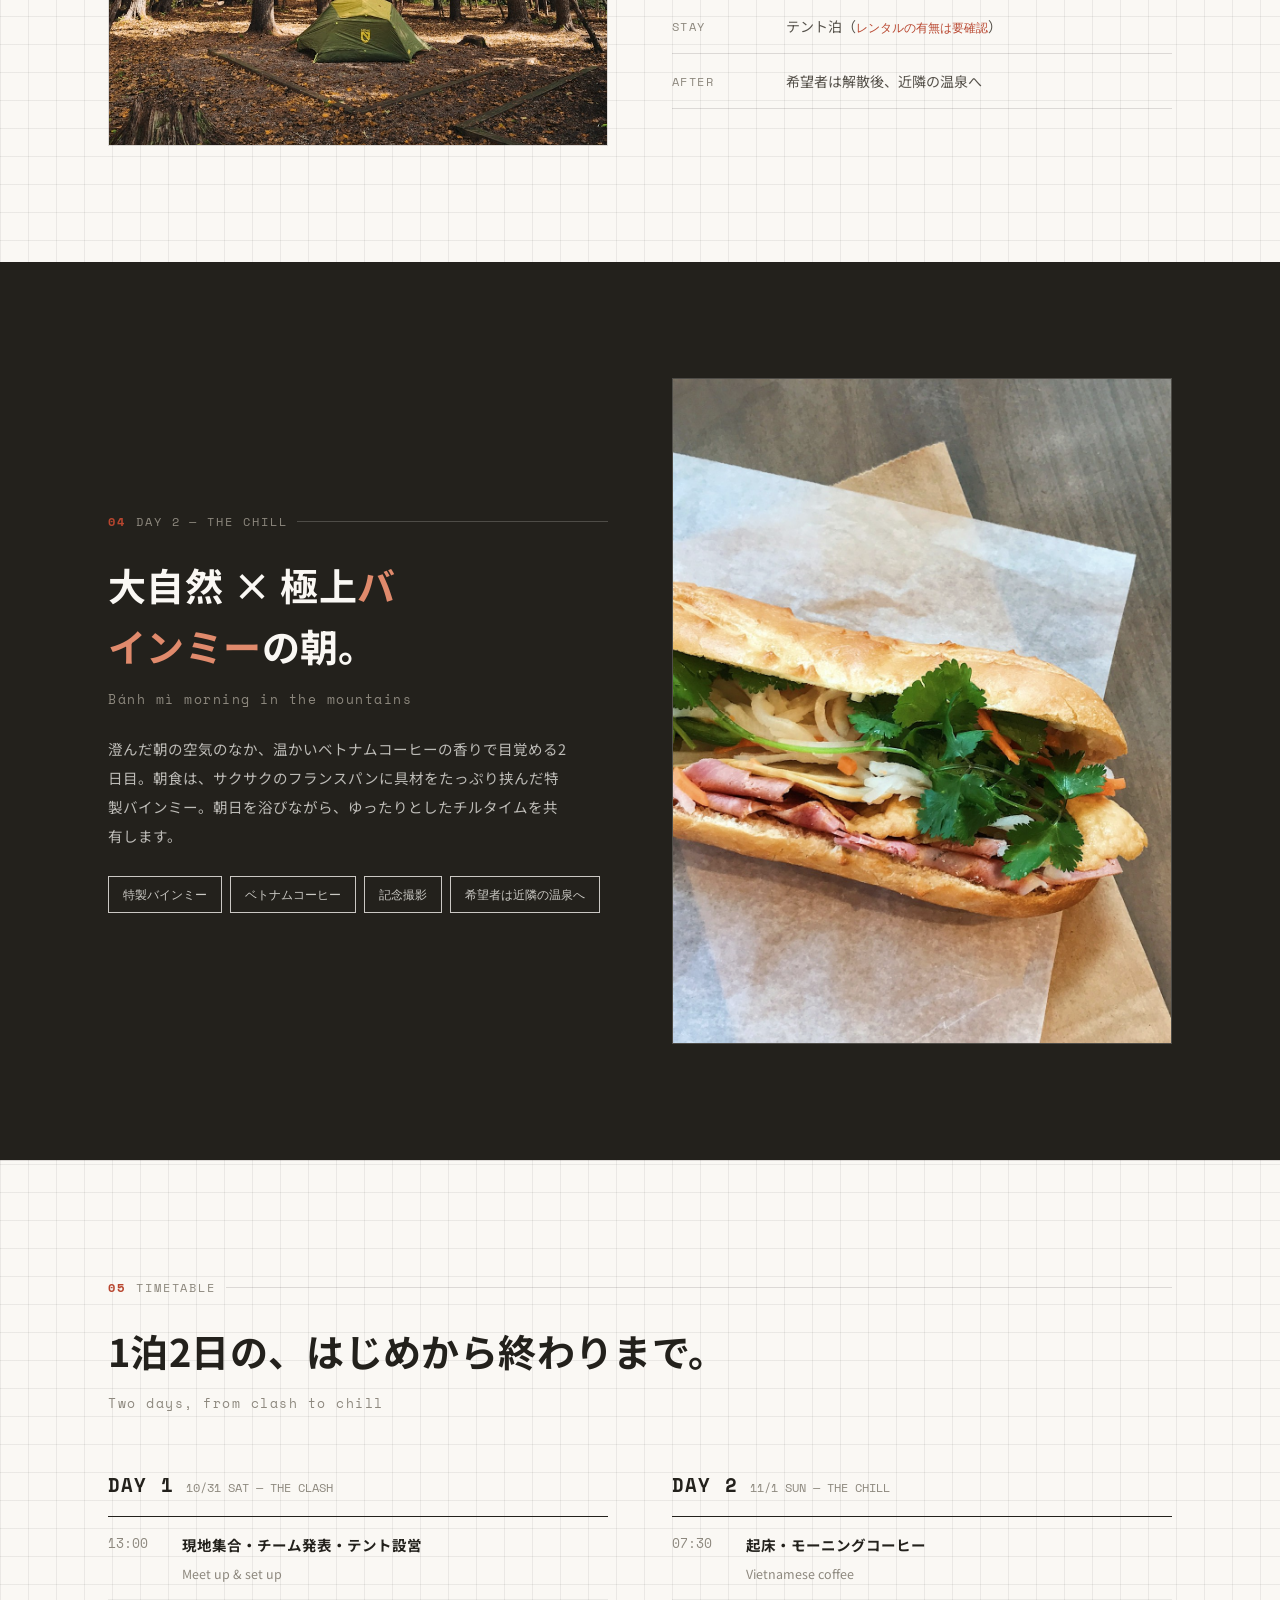
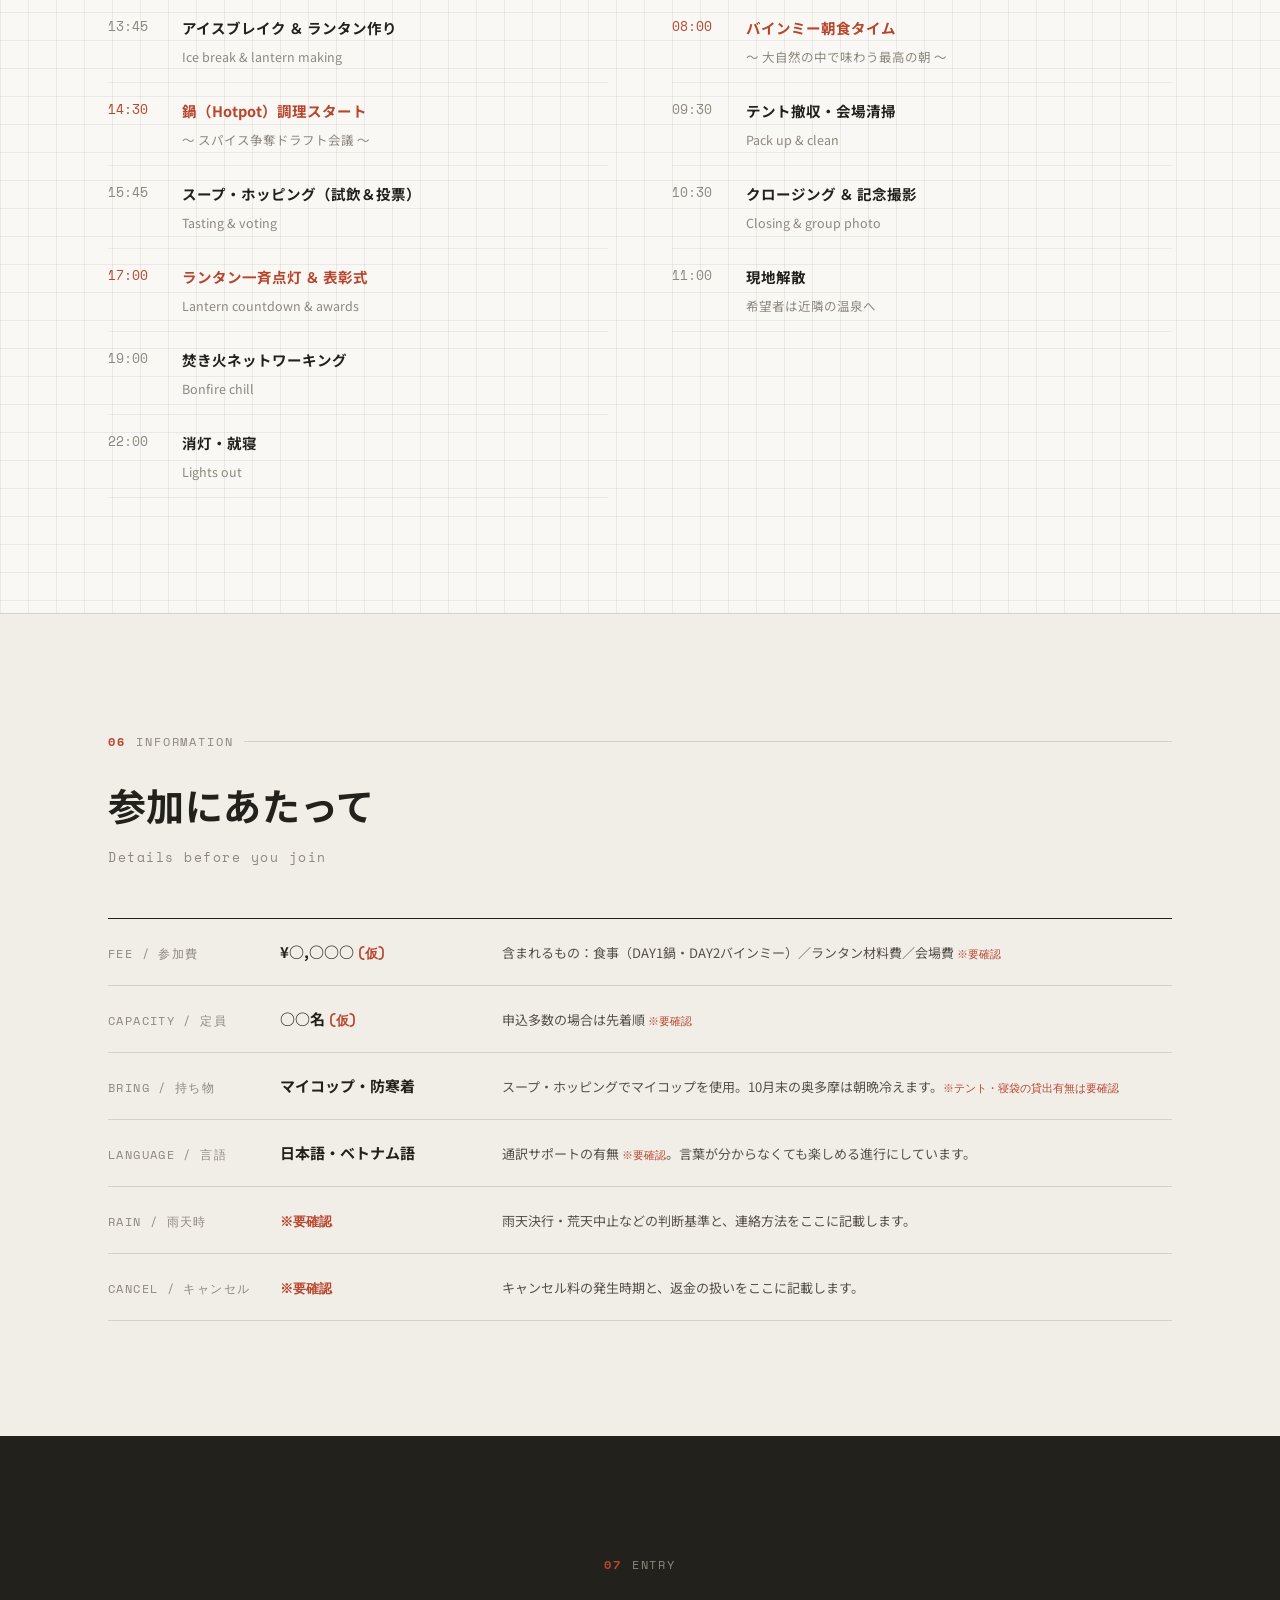
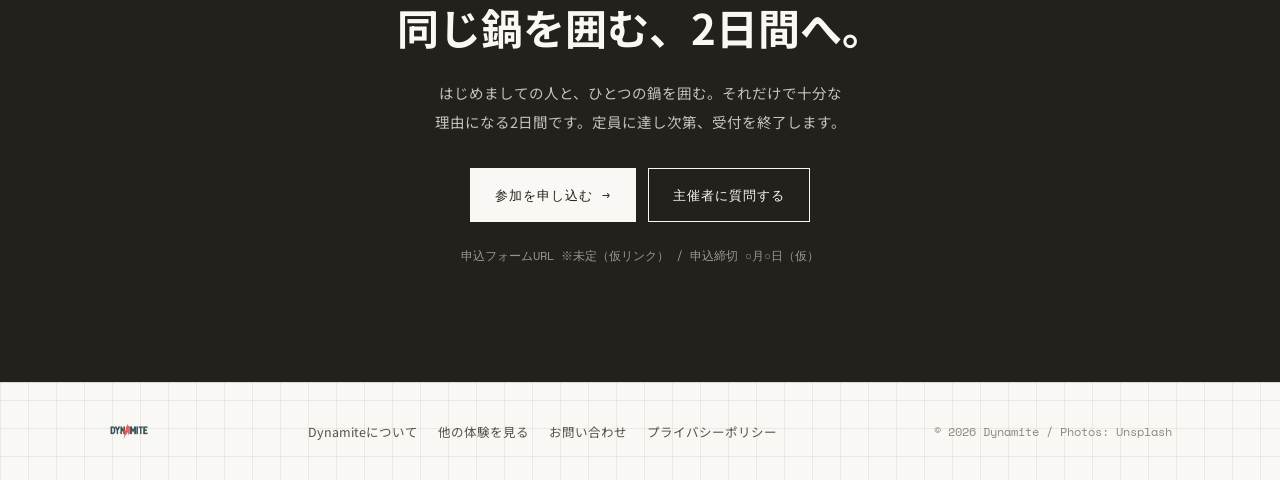
<file: okutama-hotpot/pattern-c.html>
<!DOCTYPE html>
<html lang="ja">
<head>
<meta charset="UTF-8">
<meta name="viewport" content="width=device-width, initial-scale=1.0">
<meta name="robots" content="noindex, nofollow">
<title>C案｜OKUTAMA HOTPOT CLASH 2026｜日本×ベトナム 秋の交流キャンプ</title>
<meta name="description" content="2026.10.31-11.1、奥多摩・檜原村の貸切キャンプ場TONAKAで開催。日本とベトナムの共通文化「鍋」で繋がる1泊2日の交流キャンプ。">
<link rel="preconnect" href="https://fonts.googleapis.com">
<link rel="preconnect" href="https://fonts.gstatic.com" crossorigin>
<link href="https://fonts.googleapis.com/css2?family=Space+Mono:wght@400;700&family=Noto+Sans+JP:wght@400;500;700&display=swap" rel="stylesheet">
<style>
/* =========================================================
   PATTERN C — フィールドノート
   オフホワイトの紙 × チャコール。等高線と方眼、精密な情報設計。
   写真は控えめに、余白と罫線でリズムをつくる。
   ========================================================= */

:root {
  --paper:   #faf8f4;
  --paper-2: #f1eee7;
  --ink:     #23211c;
  --ink-2:   #55514a;
  --mute:    #8d887e;
  --rust:    #b8462f;
  --hair:    rgba(35, 33, 28, 0.14);
  --hair-2:  rgba(35, 33, 28, 0.07);

  --f-mono: 'Space Mono', ui-monospace, monospace;
  --f-body: 'Noto Sans JP', sans-serif;
  --ease: cubic-bezier(0.22, 0.61, 0.36, 1);
  --wrap: 1120px;
}

*, *::before, *::after { box-sizing: border-box; }
html { scroll-behavior: smooth; }
body {
  margin: 0; background: var(--paper); color: var(--ink);
  font-family: var(--f-body); font-size: 15px; line-height: 2;
  -webkit-font-smoothing: antialiased; overflow-x: hidden;
  background-image:
    linear-gradient(var(--hair-2) 1px, transparent 1px),
    linear-gradient(90deg, var(--hair-2) 1px, transparent 1px);
  background-size: 28px 28px, 28px 28px;
}
img { display: block; max-width: 100%; }
a { color: inherit; text-decoration: none; }
h1, h2, h3, p, dl, dd, figure { margin: 0; }
ul { list-style: none; margin: 0; padding: 0; }

.wrap { width: 100%; max-width: var(--wrap); margin-inline: auto; padding-inline: 28px; }
.sec { padding: clamp(72px, 9vw, 122px) 0; scroll-margin-top: 58px; position: relative; }
.sec + .sec { border-top: 1px solid var(--hair); }
.sec--fill { background: var(--paper-2); }
.sec--dark { background: var(--ink); color: var(--paper); }
.sec--dark .lead, .sec--dark .note { color: rgba(250, 248, 244, 0.72); }

/* 見出し系 */
.lbl {
  display: flex; align-items: center; gap: 10px;
  font-family: var(--f-mono); font-size: 12px; letter-spacing: 0.16em; color: var(--mute);
}
.lbl b { color: var(--rust); font-weight: 700; }
.lbl::after { content: ""; flex: 1; height: 1px; background: var(--hair); }
.sec--dark .lbl::after { background: rgba(250, 248, 244, 0.2); }
.h2 {
  font-weight: 700; font-size: clamp(23px, 3vw, 38px); line-height: 1.62;
  letter-spacing: 0.01em; margin-top: 20px; text-wrap: balance;
}
.h2 em { font-style: normal; color: var(--rust); }
.sec--dark .h2 em { color: #e08a6c; }
.h2-en { font-family: var(--f-mono); font-size: 12.5px; letter-spacing: 0.12em; color: var(--mute); margin-top: 10px; }
.lead { margin-top: 22px; max-width: 58ch; font-size: 14.5px; color: var(--ink-2); }
.note { font-size: 12.5px; color: var(--mute); }
.tbd { font-family: var(--f-mono); font-size: 0.86em; color: var(--rust); }

/* リンク・ボタン */
.act {
  display: inline-flex; align-items: center; gap: 10px;
  font-family: var(--f-mono); font-size: 13px; letter-spacing: 0.08em;
  padding: 13px 24px; border: 1px solid var(--ink); background: var(--ink); color: var(--paper);
  transition: background-color 0.25s var(--ease), color 0.25s var(--ease);
}
.act:hover { background: var(--rust); border-color: var(--rust); }
.act--line { background: transparent; color: var(--ink); }
.act--line:hover { background: var(--ink); color: var(--paper); border-color: var(--ink); }
.sec--dark .act { background: var(--paper); color: var(--ink); border-color: var(--paper); }
.sec--dark .act:hover { background: var(--rust); color: var(--paper); border-color: var(--rust); }
.sec--dark .act--line { background: transparent; color: var(--paper); }

/* ---------- ヘッダー ---------- */
.hd {
  position: sticky; top: 0; z-index: 40;
  display: flex; align-items: center; justify-content: space-between; gap: 16px;
  padding: 12px 28px; background: rgba(250, 248, 244, 0.92);
  -webkit-backdrop-filter: blur(8px); backdrop-filter: blur(8px);
  border-bottom: 1px solid var(--hair);
}
.hd__l { display: flex; align-items: center; gap: 12px; }
.hd__logo { height: 18px; width: auto; }
.hd__t { font-family: var(--f-mono); font-size: 12px; letter-spacing: 0.12em; color: var(--ink-2); }
.hd__nav { display: flex; gap: 24px; font-family: var(--f-mono); font-size: 12px; letter-spacing: 0.1em; color: var(--ink-2); }
.hd__nav a:hover { color: var(--rust); }
.hd__cta { font-family: var(--f-mono); font-size: 12px; letter-spacing: 0.08em; padding: 8px 18px; background: var(--ink); color: var(--paper); }
.hd__cta:hover { background: var(--rust); }

/* ---------- ヒーロー ---------- */
.hero { position: relative; overflow: hidden; padding: clamp(48px, 7vw, 96px) 0 0; }
.hero__contour { position: absolute; inset: 0; pointer-events: none; }
.hero__contour svg { width: 100%; height: 100%; }
.hero__in { position: relative; z-index: 2; }
.hero__coord { font-family: var(--f-mono); font-size: 12px; letter-spacing: 0.1em; color: var(--mute); }
.hero__ttl {
  margin-top: 22px; font-weight: 700; font-size: clamp(30px, 5.4vw, 62px); line-height: 1.3; letter-spacing: 0.005em;
}
.hero__ttl small { display: block; font-family: var(--f-mono); font-weight: 400; font-size: clamp(13px, 1.5vw, 17px); letter-spacing: 0.16em; color: var(--rust); margin-bottom: 14px; }
.hero__jp { margin-top: 24px; font-size: clamp(15px, 1.8vw, 19px); line-height: 2; max-width: 46ch; color: var(--ink-2); }
.hero__acts { display: flex; flex-wrap: wrap; gap: 12px; margin-top: 32px; }
.hero__ph { margin-top: 52px; aspect-ratio: 21 / 9; overflow: hidden; border: 1px solid var(--hair); }
.hero__ph img { width: 100%; height: 100%; object-fit: cover; filter: saturate(0.82) contrast(1.02); }
.hero__cap { display: flex; justify-content: space-between; gap: 16px; margin-top: 10px; font-family: var(--f-mono); font-size: 11.5px; color: var(--mute); }

/* データ表 */
.data { display: grid; grid-template-columns: repeat(4, 1fr); border-top: 1px solid var(--ink); margin-top: 52px; }
.data__c { padding: 22px 20px 26px; border-left: 1px solid var(--hair); }
.data__c:first-child { border-left: 0; padding-left: 0; }
.data__k { font-family: var(--f-mono); font-size: 11.5px; letter-spacing: 0.14em; color: var(--mute); }
.data__v { margin-top: 10px; font-weight: 700; font-size: 16px; line-height: 1.6; }
.data__s { margin-top: 6px; font-size: 12.5px; color: var(--mute); }

/* ---------- コンセプト ---------- */
.pair { display: grid; grid-template-columns: 1fr auto 1fr; gap: clamp(16px, 3vw, 44px); align-items: stretch; margin-top: 52px; }
.pair__c { border: 1px solid var(--hair); background: var(--paper); padding: 28px 26px 30px; }
.pair__k { font-family: var(--f-mono); font-size: 11.5px; letter-spacing: 0.16em; color: var(--rust); }
.pair__w { font-weight: 700; font-size: clamp(24px, 3.2vw, 34px); line-height: 1.4; margin-top: 10px; }
.pair__s { margin-top: 10px; font-size: 13.5px; color: var(--ink-2); }
.pair__x { align-self: center; font-family: var(--f-mono); font-size: 20px; color: var(--mute); }
.rows { margin-top: 60px; border-top: 1px solid var(--hair); }
.row { display: grid; grid-template-columns: 56px 1fr 1.4fr; gap: 22px; padding: 24px 0; border-bottom: 1px solid var(--hair); align-items: baseline; }
.row__n { font-family: var(--f-mono); font-size: 12px; color: var(--rust); }
.row__t { font-weight: 700; font-size: 16px; }
.row__p { font-size: 14px; color: var(--ink-2); }

/* ---------- プログラム ---------- */
.prog { margin-top: 56px; border-top: 1px solid var(--hair); }
.prog__i { display: grid; grid-template-columns: 190px 1fr; gap: clamp(20px, 4vw, 52px); padding: 34px 0; border-bottom: 1px solid var(--hair); align-items: start; }
.prog__ph { aspect-ratio: 4 / 3; overflow: hidden; border: 1px solid var(--hair); }
.prog__ph img { width: 100%; height: 100%; object-fit: cover; filter: saturate(0.8) contrast(1.02); }
.prog__no { font-family: var(--f-mono); font-size: 11.5px; letter-spacing: 0.14em; color: var(--rust); }
.prog__t { font-weight: 700; font-size: clamp(17px, 2vw, 22px); margin-top: 8px; }
.prog__en { font-family: var(--f-mono); font-size: 12px; color: var(--mute); margin-top: 6px; }
.prog__p { margin-top: 14px; font-size: 14px; color: var(--ink-2); max-width: 62ch; }
.prog__time { font-family: var(--f-mono); font-size: 12px; color: var(--mute); margin-top: 12px; }

/* ---------- 会場 / DAY2 ---------- */
.two { display: grid; grid-template-columns: 1fr 1fr; gap: clamp(30px, 5vw, 70px); align-items: center; }
.two__ph { aspect-ratio: 3 / 4; overflow: hidden; border: 1px solid var(--hair); }
.two__ph img { width: 100%; height: 100%; object-fit: cover; filter: saturate(0.85) contrast(1.02); }
.spec { margin-top: 30px; border-top: 1px solid var(--ink); }
.spec__r { display: grid; grid-template-columns: 96px 1fr; gap: 18px; padding: 13px 0; border-bottom: 1px solid var(--hair); }
.spec__r dt { font-family: var(--f-mono); font-size: 11.5px; letter-spacing: 0.12em; color: var(--mute); padding-top: 3px; }
.spec__r dd { margin: 0; font-size: 14px; color: var(--ink-2); }
.tags { display: flex; flex-wrap: wrap; gap: 8px; margin-top: 26px; }
.tags span { font-family: var(--f-mono); font-size: 11.5px; padding: 6px 14px; border: 1px solid currentColor; color: var(--ink-2); }
.sec--dark .tags span { color: rgba(250, 248, 244, 0.78); }
.sec--dark .spec { border-top-color: rgba(250, 248, 244, 0.4); }
.sec--dark .spec__r { border-bottom-color: rgba(250, 248, 244, 0.16); }
.sec--dark .spec__r dd { color: rgba(250, 248, 244, 0.8); }
.sec--dark .two__ph { border-color: rgba(250, 248, 244, 0.2); }

/* ---------- タイムテーブル ---------- */
.tt { margin-top: 50px; display: grid; grid-template-columns: 1fr 1fr; gap: clamp(28px, 5vw, 64px); }
.tt__h { display: flex; align-items: baseline; gap: 12px; padding-bottom: 12px; border-bottom: 1px solid var(--ink); }
.tt__d { font-family: var(--f-mono); font-weight: 700; font-size: 19px; letter-spacing: 0.06em; }
.tt__s { font-family: var(--f-mono); font-size: 11.5px; color: var(--mute); }
.tt__r { display: grid; grid-template-columns: 58px 1fr; gap: 16px; padding: 13px 0; border-bottom: 1px solid var(--hair-2); }
.tt__t { font-family: var(--f-mono); font-size: 13px; color: var(--mute); }
.tt__x { font-size: 14.5px; font-weight: 700; }
.tt__x small { display: block; font-weight: 400; font-size: 12.5px; color: var(--mute); margin-top: 2px; }
.tt__r--key .tt__t { color: var(--rust); }
.tt__r--key .tt__x { color: var(--rust); }

/* ---------- INFO ---------- */
.info { margin-top: 48px; border-top: 1px solid var(--ink); }
.info__r { display: grid; grid-template-columns: 150px 200px 1fr; gap: 22px; padding: 18px 0; border-bottom: 1px solid var(--hair); align-items: baseline; }
.info__k { font-family: var(--f-mono); font-size: 11.5px; letter-spacing: 0.12em; color: var(--mute); }
.info__v { font-weight: 700; font-size: 15px; }
.info__s { font-size: 13px; color: var(--ink-2); }

/* ---------- ENTRY ---------- */
.entry { text-align: center; }
.entry .lbl { justify-content: center; }
.entry .lbl::after { display: none; }
.entry__t { font-weight: 700; font-size: clamp(24px, 3.6vw, 42px); line-height: 1.5; margin-top: 18px; }
.entry__p { margin-top: 20px; font-size: 14.5px; color: rgba(250, 248, 244, 0.75); max-width: 52ch; margin-inline: auto; }
.entry__a { display: flex; flex-wrap: wrap; gap: 12px; justify-content: center; margin-top: 32px; }
.entry__n { margin-top: 22px; font-family: var(--f-mono); font-size: 11.5px; color: rgba(250, 248, 244, 0.55); }

/* ---------- フッター ---------- */
.ft { padding: 36px 0; border-top: 1px solid var(--hair); }
.ft__in { display: flex; flex-wrap: wrap; align-items: center; justify-content: space-between; gap: 16px; }
.ft__logo { height: 18px; width: auto; opacity: 0.8; }
.ft__nav { display: flex; flex-wrap: wrap; gap: 20px; font-size: 12.5px; color: var(--ink-2); }
.ft__nav a:hover { color: var(--rust); }
.ft__c { font-family: var(--f-mono); font-size: 11.5px; color: var(--mute); }

.sticky { position: fixed; inset: auto 0 0 0; z-index: 50; display: none; padding: 10px 14px calc(10px + env(safe-area-inset-bottom)); background: rgba(250, 248, 244, 0.96); border-top: 1px solid var(--hair); }
.sticky .act { width: 100%; justify-content: center; }

[data-rv] { opacity: 0; transform: translateY(18px); transition: opacity 0.8s var(--ease), transform 0.8s var(--ease); }
[data-rv].in { opacity: 1; transform: none; }

@media (max-width: 900px) {
  .hd__nav { display: none; }
  .data { grid-template-columns: repeat(2, 1fr); }
  .data__c:nth-child(3) { border-left: 0; padding-left: 0; }
  .data__c:nth-child(n+3) { border-top: 1px solid var(--hair); }
  .pair { grid-template-columns: 1fr; }
  .pair__x { text-align: center; }
  .row { grid-template-columns: 40px 1fr; }
  .row__p { grid-column: 2; }
  .prog__i { grid-template-columns: 1fr; }
  .prog__ph { max-width: 240px; }
  .two { grid-template-columns: 1fr; }
  .tt { grid-template-columns: 1fr; }
  .info__r { grid-template-columns: 1fr; gap: 6px; }
  .sticky { display: block; }
  body { padding-bottom: 70px; }
}
</style>
</head>
<body>

<header class="hd">
  <a class="hd__l" href="../index.html" aria-label="Dynamite ホーム">
    <img class="hd__logo" src="../logo-full.png" alt="Dynamite">
    <span class="hd__t">OKUTAMA HOTPOT CLASH 2026</span>
  </a>
  <nav class="hd__nav" aria-label="ページ内ナビ">
    <a href="#concept">01 Concept</a><a href="#program">02 Program</a><a href="#venue">03 Venue</a>
    <a href="#day2">04 Day2</a><a href="#time">05 Time</a><a href="#info">06 Info</a>
  </nav>
  <a class="hd__cta" href="#entry">JOIN</a>
</header>

<main>

  <!-- ===================== HERO ===================== -->
  <section class="hero">
    <div class="hero__contour" aria-hidden="true">
      <svg viewBox="0 0 1200 700" preserveAspectRatio="xMidYMid slice">
        <defs>
          <path id="cl" d="M600,120 C820,120 1010,230 1040,360 C1070,490 900,600 660,610 C420,620 220,540 180,410 C140,280 380,120 600,120 Z"/>
        </defs>
        <g fill="none" stroke="#23211c" stroke-opacity="0.13">
          <use href="#cl" transform="translate(600,370) scale(1.32) translate(-600,-370)"/>
          <use href="#cl" transform="translate(600,370) scale(1.18) translate(-600,-370)"/>
          <use href="#cl" transform="translate(600,370) scale(1.04) translate(-600,-370)"/>
          <use href="#cl" transform="translate(600,370) scale(0.90) translate(-600,-370)"/>
          <use href="#cl" transform="translate(600,370) scale(0.76) translate(-600,-370)"/>
          <use href="#cl" transform="translate(600,370) scale(0.62) translate(-600,-370)"/>
          <use href="#cl" transform="translate(600,370) scale(0.48) translate(-600,-370)"/>
          <use href="#cl" transform="translate(600,370) scale(0.34) translate(-600,-370)"/>
        </g>
        <g fill="none" stroke="#b8462f" stroke-opacity="0.5" stroke-dasharray="4 5">
          <use href="#cl" transform="translate(600,370) scale(0.20) translate(-600,-370)"/>
        </g>
      </svg>
    </div>

    <div class="wrap hero__in">
      <p class="hero__coord">35.7297°N / 139.1547°E — 東京都西多摩郡檜原村 &nbsp;|&nbsp; 2026.10.31 SAT — 11.01 SUN</p>
      <h1 class="hero__ttl">
        <small>OKUTAMA HOTPOT CLASH 2026 / JP × VN AUTUMN CAMP</small>
        ひとつの鍋が、<em style="font-style:normal; color:var(--rust);">いちばん早い自己紹介</em>になる。
      </h1>
      <p class="hero__jp">日本とベトナムの共通文化「鍋」でつながる、1泊2日の交流キャンプ。奥多摩・檜原村の貸切キャンプ場で、スープをシェアしながら秋の夜を過ごします。</p>
      <div class="hero__acts">
        <a class="act" href="#entry">参加を申し込む →</a>
        <a class="act act--line" href="#time">当日のタイムテーブル</a>
      </div>

      <figure class="hero__ph"><img src="img/hero-bonfire.jpg" alt="焚き火を囲む参加者"></figure>
      <figcaption class="hero__cap"><span>fig.01 — 焚き火を囲む夜（イメージ）</span><span>DYNAMITE / OUTDOOR CAMP &amp; EVENT</span></figcaption>

      <div class="data">
        <div class="data__c"><p class="data__k">DATE</p><p class="data__v">10/31(土) 13:00<br>— 11/1(日) 11:00</p><p class="data__s">1泊2日</p></div>
        <div class="data__c"><p class="data__k">PLACE</p><p class="data__v">TONAKA<br>東京・檜原村</p><p class="data__s">1日1組限定の貸切</p></div>
        <div class="data__c"><p class="data__k">FEE</p><p class="data__v">¥○,○○○ <span class="tbd">(仮)</span></p><p class="data__s">食事・ランタン材料費込み <span class="tbd">※要確認</span></p></div>
        <div class="data__c"><p class="data__k">CAPACITY</p><p class="data__v">○○名 <span class="tbd">(仮)</span></p><p class="data__s">日本人・在日ベトナム人ミックス</p></div>
      </div>
    </div>
  </section>

  <!-- ===================== CONCEPT ===================== -->
  <section class="sec" id="concept">
    <div class="wrap">
      <p class="lbl"><b>01</b> CONCEPT</p>
      <h2 class="h2">なぜ、日本 × ベトナム × <em>鍋</em>なのか。</h2>
      <p class="h2-en">Why hotpot brings us together</p>
      <p class="lead">在日ベトナム人と日本人が、秋の大自然のなかで自然体のまま親睦を深めるフレンドリーな交流キャンプです。言葉や文化の壁を感じさせず、お互いの価値観をリスペクトしながら楽しめる体験型のコンテンツを用意しています。</p>

      <div class="pair" data-rv>
        <div class="pair__c">
          <p class="pair__k">JAPAN</p>
          <p class="pair__w">鍋 / Nabe</p>
          <p class="pair__s">みんなで囲んで、会話を楽しむ。</p>
        </div>
        <p class="pair__x">×</p>
        <div class="pair__c">
          <p class="pair__k">VIETNAM</p>
          <p class="pair__w">Lẩu / ラウ</p>
          <p class="pair__s">熱いスープをシェアして距離を縮める。</p>
        </div>
      </div>

      <div class="rows">
        <div class="row" data-rv><p class="row__n">01</p><p class="row__t">自然体で繋がる</p><p class="row__p">形式ばった交流会ではなく、火と食事を挟んだフラットな時間。初対面でも自然に会話が生まれます。</p></div>
        <div class="row" data-rv><p class="row__n">02</p><p class="row__t">共通の「鍋好き」が架け橋</p><p class="row__p">日本とベトナムには、温かい鍋をみんなで囲んで会話を楽しむという共通の食文化があります。</p></div>
        <div class="row" data-rv><p class="row__n">03</p><p class="row__t">言葉より先に、味が伝わる</p><p class="row__p">1つの鍋を囲んでスープをシェアする体験は、どんな自己紹介よりも一瞬で人の距離を縮めます。</p></div>
      </div>
    </div>
  </section>

  <!-- ===================== PROGRAM ===================== -->
  <section class="sec sec--fill" id="program">
    <div class="wrap">
      <p class="lbl"><b>02</b> PROGRAM — DAY 1</p>
      <h2 class="h2">つくって、飲み歩いて、<em>灯す</em>。</h2>
      <p class="h2-en">Cook, taste, vote, and light up the forest</p>

      <div class="prog">
        <article class="prog__i" data-rv>
          <figure class="prog__ph"><img src="img/lantern-wall.jpg" alt="ランタン"></figure>
          <div>
            <p class="prog__no">PROGRAM 01</p>
            <h3 class="prog__t">日越融合スープバトル（Lẩu Clash）</h3>
            <p class="prog__en">Japan × Vietnam soup battle</p>
            <p class="prog__p">共通の基本食材（肉・野菜）はチーム全員おなじ。違いを生むのは、ドラフト会議で獲得した日本とベトナムの調味料です。味噌とナンプラー、柚子胡椒とレモングラス——組み合わせは自由。オリジナルの鍋を作り上げて対抗戦に挑みます。</p>
            <p class="prog__time">14:30 — 15:45</p>
          </div>
        </article>
        <article class="prog__i" data-rv>
          <figure class="prog__ph"><img src="img/lantern-shop.jpg" alt="ランタン"></figure>
          <div>
            <p class="prog__no">PROGRAM 02</p>
            <h3 class="prog__t">スープ・ホッピング</h3>
            <p class="prog__en">Soup hopping &amp; voting</p>
            <p class="prog__p">マイコップを持って、全チームの鍋を飲み歩く時間。味の違いを楽しみながら投票していくうちに、自然と笑顔と会話が生まれます。</p>
            <p class="prog__time">15:45 — 17:00</p>
          </div>
        </article>
        <article class="prog__i" data-rv>
          <figure class="prog__ph"><img src="img/bonfire-forest.jpg" alt="森の焚き火"></figure>
          <div>
            <p class="prog__no">PROGRAM 03</p>
            <h3 class="prog__t">ランタン一斉点灯 ＆ 表彰式</h3>
            <p class="prog__en">Lantern illumination</p>
            <p class="prog__p">夕暮れ時、参加者全員で願いを描いたペーパーランタン（安全なLED使用）を作成。17:00のカウントダウンで一斉点灯し、ベトナムの古都ホイアンのような明かりが森に広がります。</p>
            <p class="prog__time">17:00 —</p>
          </div>
        </article>
        <article class="prog__i" data-rv>
          <figure class="prog__ph"><img src="img/hero-bonfire.jpg" alt="焚き火"></figure>
          <div>
            <p class="prog__no">PROGRAM 04</p>
            <h3 class="prog__t">焚き火ネットワーキング</h3>
            <p class="prog__en">Bonfire chill</p>
            <p class="prog__p">表彰式のあとは、そのまま焚き火を囲んで語り合う夜へ。プログラムを詰め込みすぎず、火のまわりで話し込む時間をたっぷり残しています。ここで生まれる関係が、このキャンプのいちばんの持ち帰りです。</p>
            <p class="prog__time">19:00 — 22:00</p>
          </div>
        </article>
      </div>
    </div>
  </section>

  <!-- ===================== VENUE ===================== -->
  <section class="sec" id="venue">
    <div class="wrap two">
      <figure class="two__ph" data-rv><img src="img/camp-autumn.jpg" alt="秋の森のキャンプサイト"></figure>
      <div data-rv>
        <p class="lbl"><b>03</b> VENUE</p>
        <h2 class="h2">1日1組限定の絶景、<em>「TONAKA」</em>貸切。</h2>
        <p class="h2-en">A private campsite in Hinohara, Tokyo</p>
        <p class="lead">会場は檜原村にある完全プライベートキャンプ場「TONAKA」。全面にウッドチップが敷き詰められていて、靴や服を汚さず快適に過ごせます。貸切なので、周りを気にせず仲間との時間を楽しめる特別な空間です。</p>
        <dl class="spec">
          <div class="spec__r"><dt>ACCESS</dt><dd>東京都西多摩郡檜原村 <span class="tbd">※最寄駅・送迎の有無は要確認</span></dd></div>
          <div class="spec__r"><dt>GROUND</dt><dd>全面ウッドチップ敷き。雨のあともぬかるみにくい</dd></div>
          <div class="spec__r"><dt>STAY</dt><dd>テント泊（<span class="tbd">レンタルの有無は要確認</span>）</dd></div>
          <div class="spec__r"><dt>AFTER</dt><dd>希望者は解散後、近隣の温泉へ</dd></div>
        </dl>
      </div>
    </div>
  </section>

  <!-- ===================== DAY 2 ===================== -->
  <section class="sec sec--dark" id="day2">
    <div class="wrap two">
      <div data-rv>
        <p class="lbl"><b>04</b> DAY 2 — THE CHILL</p>
        <h2 class="h2">大自然 × 極上<em>バインミー</em>の朝。</h2>
        <p class="h2-en">Bánh mì morning in the mountains</p>
        <p class="lead">澄んだ朝の空気のなか、温かいベトナムコーヒーの香りで目覚める2日目。朝食は、サクサクのフランスパンに具材をたっぷり挟んだ特製バインミー。朝日を浴びながら、ゆったりとしたチルタイムを共有します。</p>
        <div class="tags"><span>特製バインミー</span><span>ベトナムコーヒー</span><span>記念撮影</span><span>希望者は近隣の温泉へ</span></div>
      </div>
      <figure class="two__ph" data-rv><img src="img/banhmi.jpg" alt="バインミー"></figure>
    </div>
  </section>

  <!-- ===================== TIMETABLE ===================== -->
  <section class="sec" id="time">
    <div class="wrap">
      <p class="lbl"><b>05</b> TIMETABLE</p>
      <h2 class="h2">1泊2日の、はじめから終わりまで。</h2>
      <p class="h2-en">Two days, from clash to chill</p>

      <div class="tt">
        <div data-rv>
          <div class="tt__h"><p class="tt__d">DAY 1</p><p class="tt__s">10/31 SAT — THE CLASH</p></div>
          <div class="tt__r"><p class="tt__t">13:00</p><p class="tt__x">現地集合・チーム発表・テント設営<small>Meet up &amp; set up</small></p></div>
          <div class="tt__r"><p class="tt__t">13:45</p><p class="tt__x">アイスブレイク ＆ ランタン作り<small>Ice break &amp; lantern making</small></p></div>
          <div class="tt__r tt__r--key"><p class="tt__t">14:30</p><p class="tt__x">鍋（Hotpot）調理スタート<small>〜 スパイス争奪ドラフト会議 〜</small></p></div>
          <div class="tt__r"><p class="tt__t">15:45</p><p class="tt__x">スープ・ホッピング（試飲＆投票）<small>Tasting &amp; voting</small></p></div>
          <div class="tt__r tt__r--key"><p class="tt__t">17:00</p><p class="tt__x">ランタン一斉点灯 ＆ 表彰式<small>Lantern countdown &amp; awards</small></p></div>
          <div class="tt__r"><p class="tt__t">19:00</p><p class="tt__x">焚き火ネットワーキング<small>Bonfire chill</small></p></div>
          <div class="tt__r"><p class="tt__t">22:00</p><p class="tt__x">消灯・就寝<small>Lights out</small></p></div>
        </div>
        <div data-rv>
          <div class="tt__h"><p class="tt__d">DAY 2</p><p class="tt__s">11/1 SUN — THE CHILL</p></div>
          <div class="tt__r"><p class="tt__t">07:30</p><p class="tt__x">起床・モーニングコーヒー<small>Vietnamese coffee</small></p></div>
          <div class="tt__r tt__r--key"><p class="tt__t">08:00</p><p class="tt__x">バインミー朝食タイム<small>〜 大自然の中で味わう最高の朝 〜</small></p></div>
          <div class="tt__r"><p class="tt__t">09:30</p><p class="tt__x">テント撤収・会場清掃<small>Pack up &amp; clean</small></p></div>
          <div class="tt__r"><p class="tt__t">10:30</p><p class="tt__x">クロージング ＆ 記念撮影<small>Closing &amp; group photo</small></p></div>
          <div class="tt__r"><p class="tt__t">11:00</p><p class="tt__x">現地解散<small>希望者は近隣の温泉へ</small></p></div>
        </div>
      </div>
    </div>
  </section>

  <!-- ===================== INFO ===================== -->
  <section class="sec sec--fill" id="info">
    <div class="wrap">
      <p class="lbl"><b>06</b> INFORMATION</p>
      <h2 class="h2">参加にあたって</h2>
      <p class="h2-en">Details before you join</p>

      <div class="info">
        <div class="info__r" data-rv><p class="info__k">FEE / 参加費</p><p class="info__v">¥○,○○○ <span class="tbd">(仮)</span></p><p class="info__s">含まれるもの：食事（DAY1鍋・DAY2バインミー）／ランタン材料費／会場費 <span class="tbd">※要確認</span></p></div>
        <div class="info__r" data-rv><p class="info__k">CAPACITY / 定員</p><p class="info__v">○○名 <span class="tbd">(仮)</span></p><p class="info__s">申込多数の場合は先着順 <span class="tbd">※要確認</span></p></div>
        <div class="info__r" data-rv><p class="info__k">BRING / 持ち物</p><p class="info__v">マイコップ・防寒着</p><p class="info__s">スープ・ホッピングでマイコップを使用。10月末の奥多摩は朝晩冷えます。<span class="tbd">※テント・寝袋の貸出有無は要確認</span></p></div>
        <div class="info__r" data-rv><p class="info__k">LANGUAGE / 言語</p><p class="info__v">日本語・ベトナム語</p><p class="info__s">通訳サポートの有無 <span class="tbd">※要確認</span>。言葉が分からなくても楽しめる進行にしています。</p></div>
        <div class="info__r" data-rv><p class="info__k">RAIN / 雨天時</p><p class="info__v"><span class="tbd">※要確認</span></p><p class="info__s">雨天決行・荒天中止などの判断基準と、連絡方法をここに記載します。</p></div>
        <div class="info__r" data-rv><p class="info__k">CANCEL / キャンセル</p><p class="info__v"><span class="tbd">※要確認</span></p><p class="info__s">キャンセル料の発生時期と、返金の扱いをここに記載します。</p></div>
      </div>
    </div>
  </section>

  <!-- ===================== ENTRY ===================== -->
  <section class="sec sec--dark entry" id="entry">
    <div class="wrap">
      <p class="lbl"><b>07</b> ENTRY</p>
      <h2 class="entry__t">同じ鍋を囲む、2日間へ。</h2>
      <p class="entry__p">はじめましての人と、ひとつの鍋を囲む。それだけで十分な理由になる2日間です。定員に達し次第、受付を終了します。</p>
      <div class="entry__a">
        <a class="act" href="#">参加を申し込む →</a>
        <a class="act act--line" href="../contact.html">主催者に質問する</a>
      </div>
      <p class="entry__n">申込フォームURL ※未定（仮リンク） / 申込締切 ○月○日（仮）</p>
    </div>
  </section>

</main>

<footer class="ft">
  <div class="wrap ft__in">
    <a href="../index.html" aria-label="Dynamite ホーム"><img class="ft__logo" src="../logo-full.png" alt="Dynamite"></a>
    <nav class="ft__nav" aria-label="フッターナビ">
      <a href="../index.html">Dynamiteについて</a><a href="../experiences.html">他の体験を見る</a>
      <a href="../contact.html">お問い合わせ</a><a href="../privacy.html">プライバシーポリシー</a>
    </nav>
    <p class="ft__c">© 2026 Dynamite / Photos: Unsplash</p>
  </div>
</footer>

<div class="sticky"><a class="act" href="#entry">参加を申し込む →</a></div>

<script>
const io = new IntersectionObserver((es) => {
  es.forEach((e) => { if (e.isIntersecting) { e.target.classList.add('in'); io.unobserve(e.target); } });
}, { rootMargin: '0px 0px -8% 0px' });
document.querySelectorAll('[data-rv]').forEach((el) => io.observe(el));
</script>

</body>
</html>
</file>
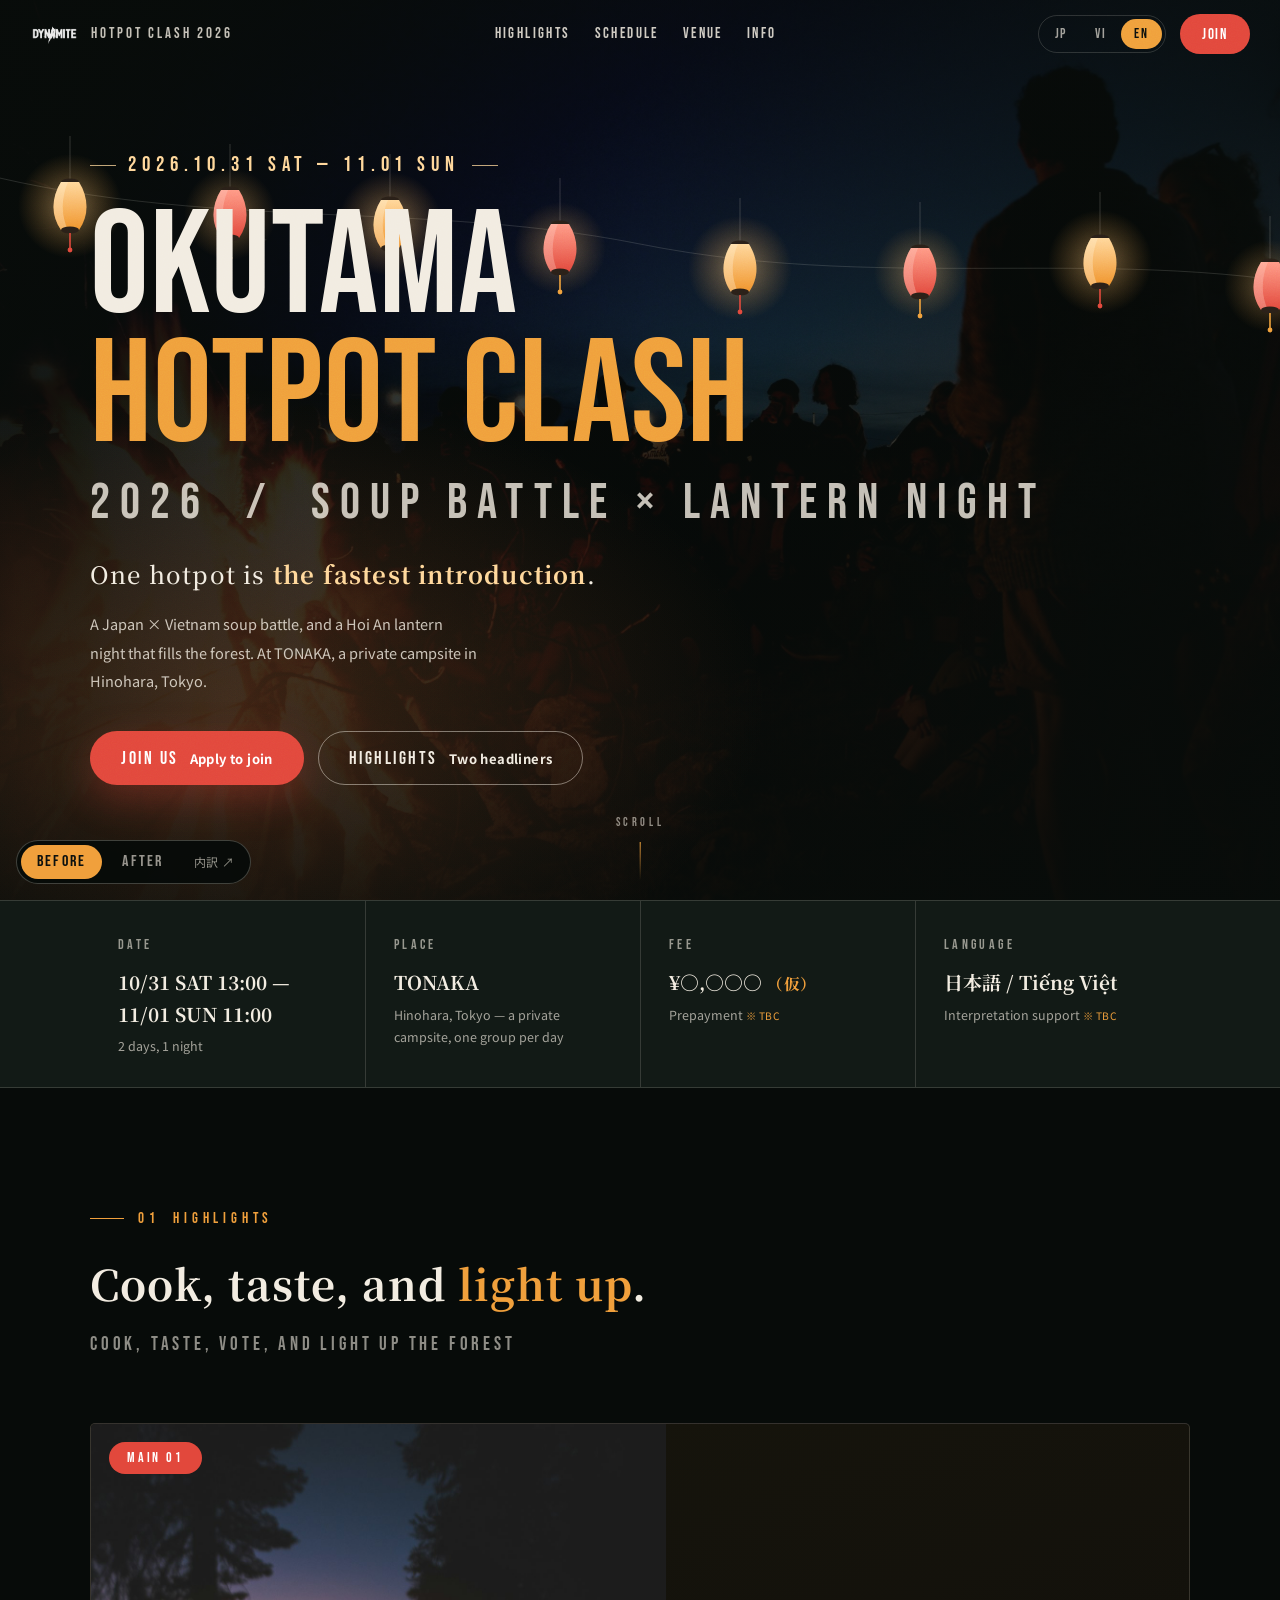
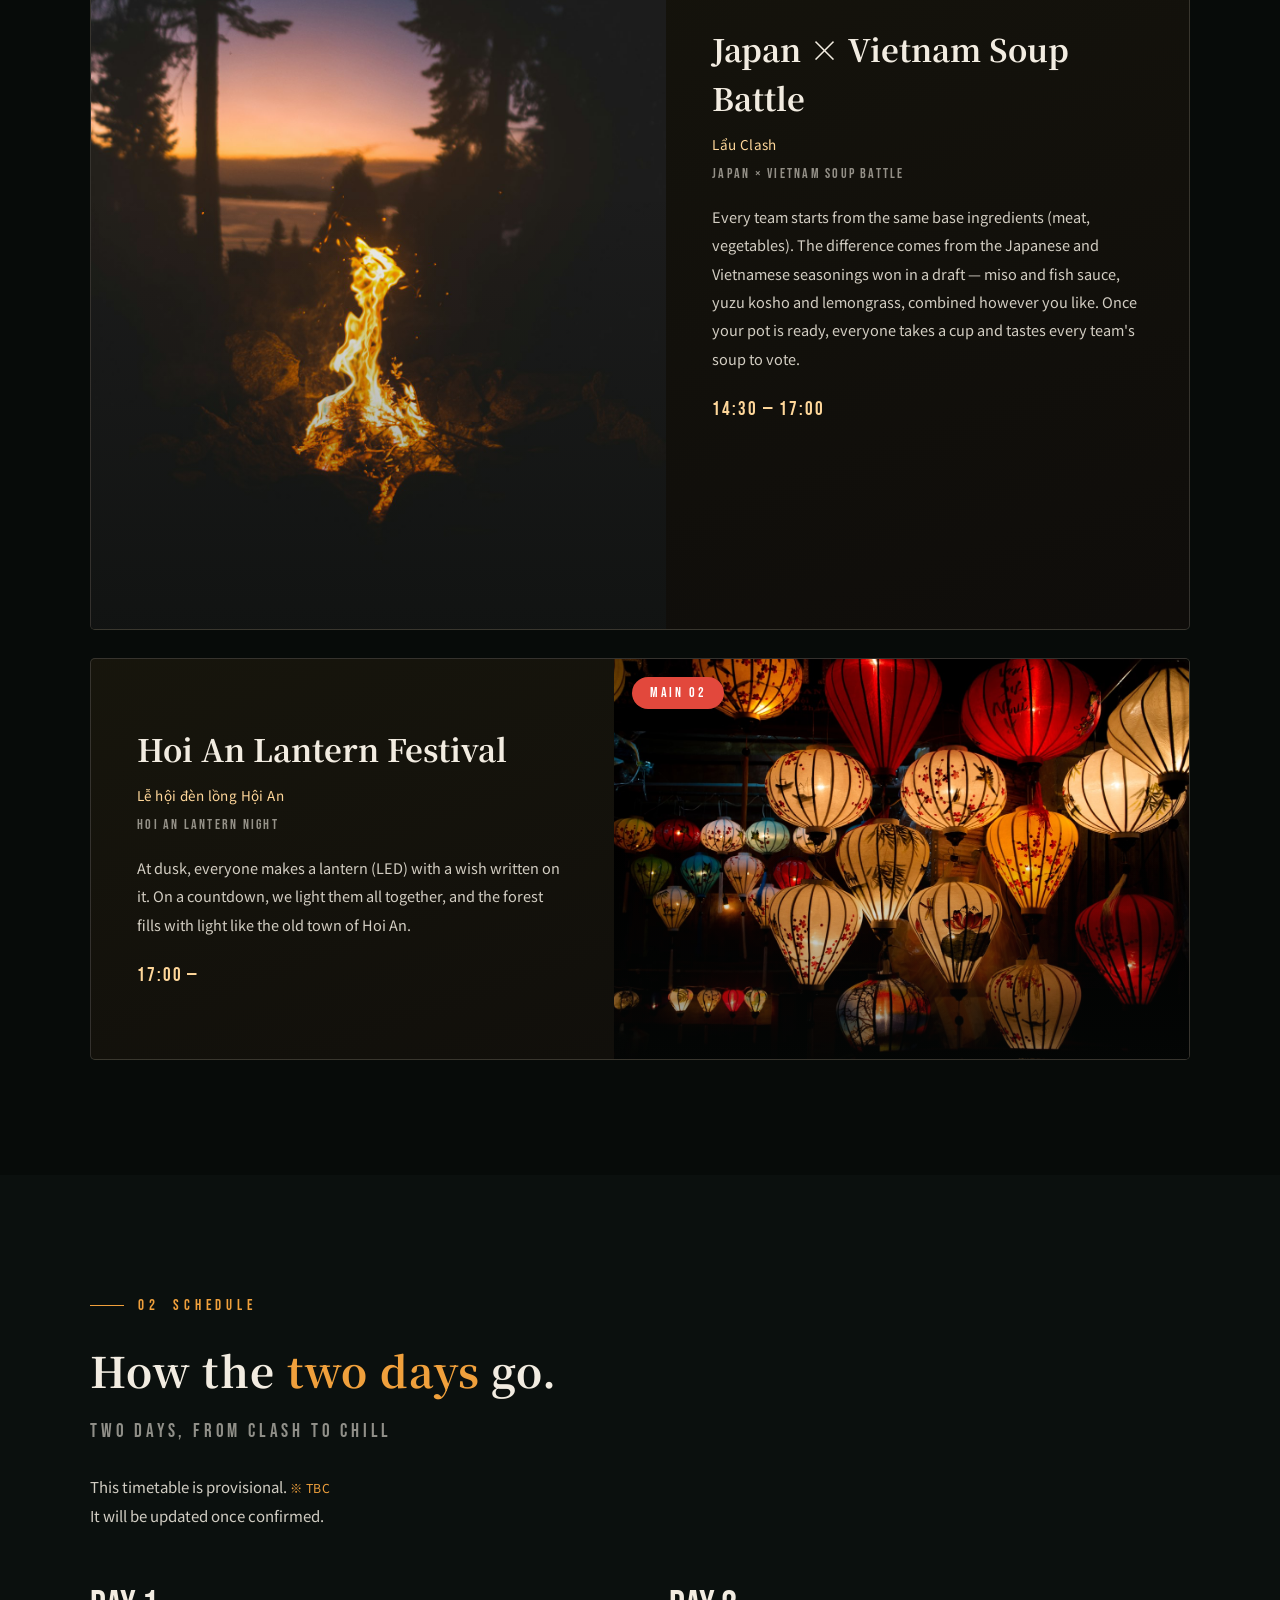
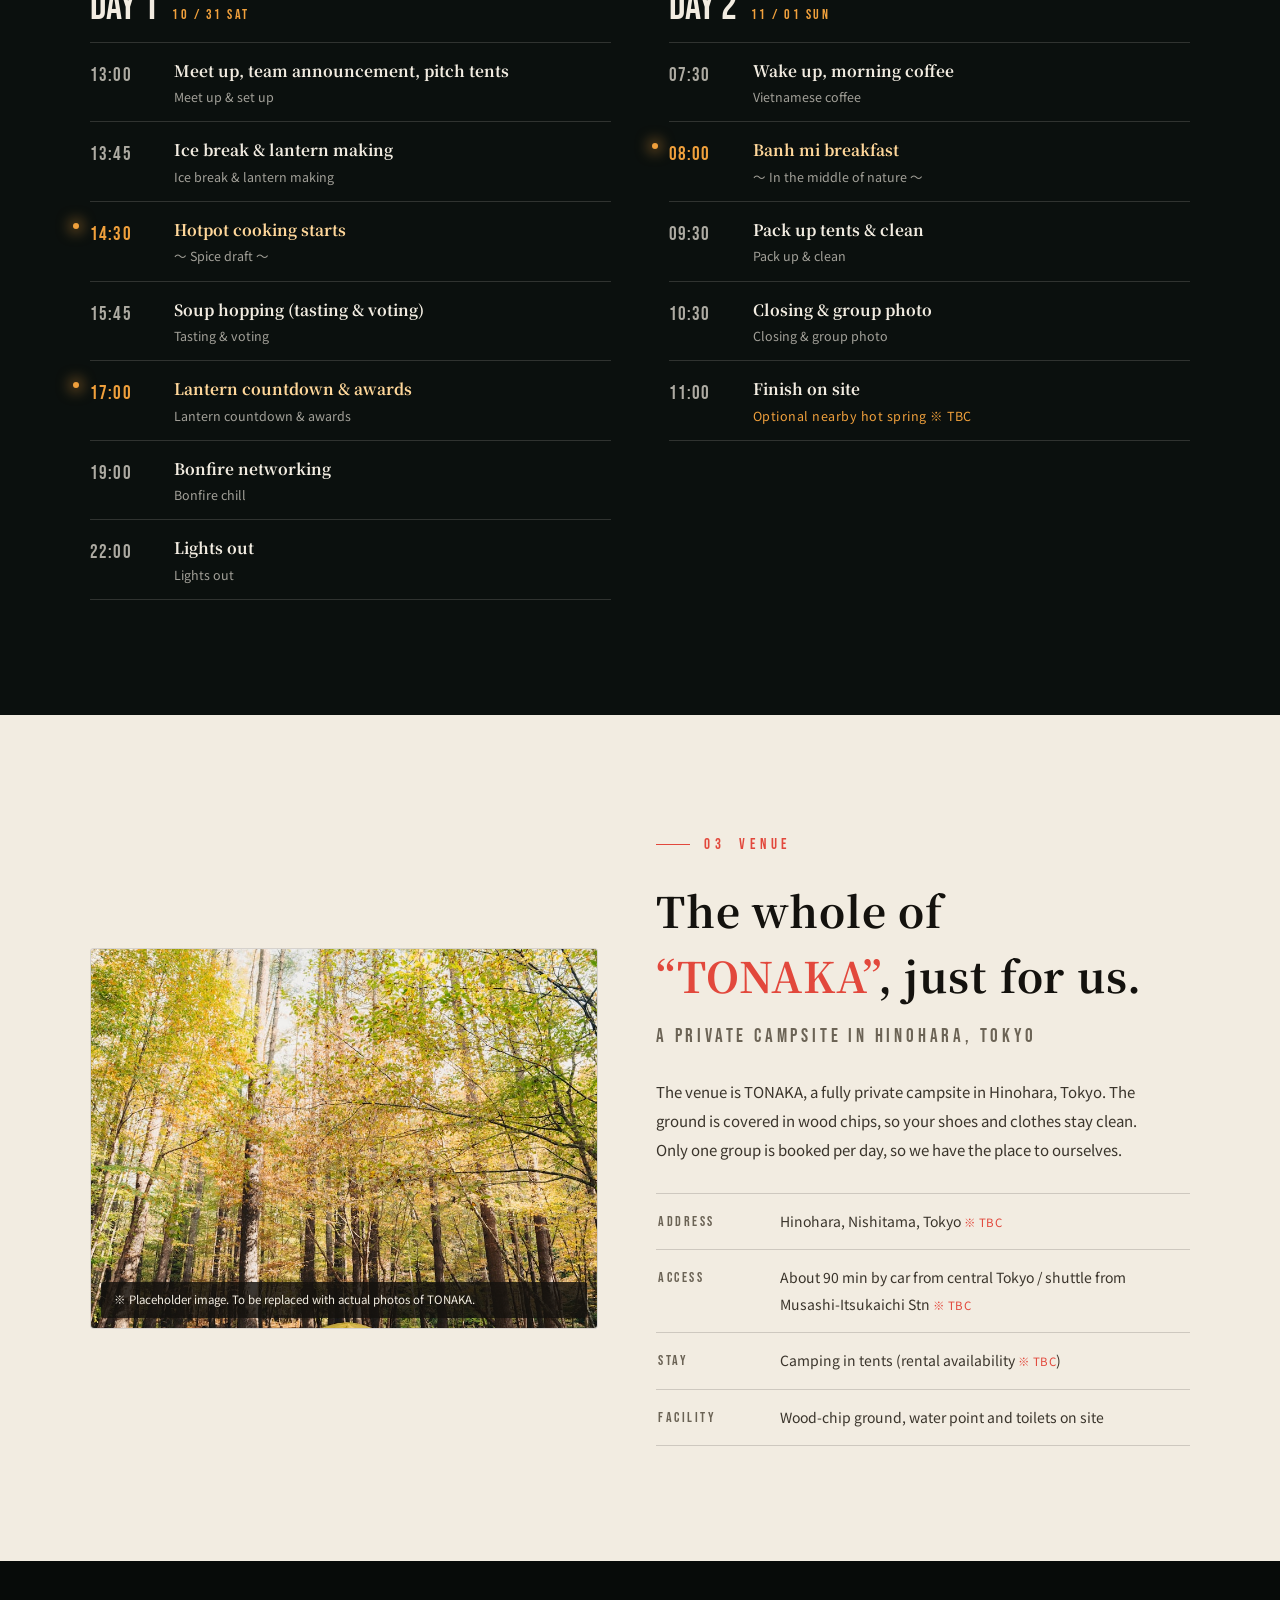
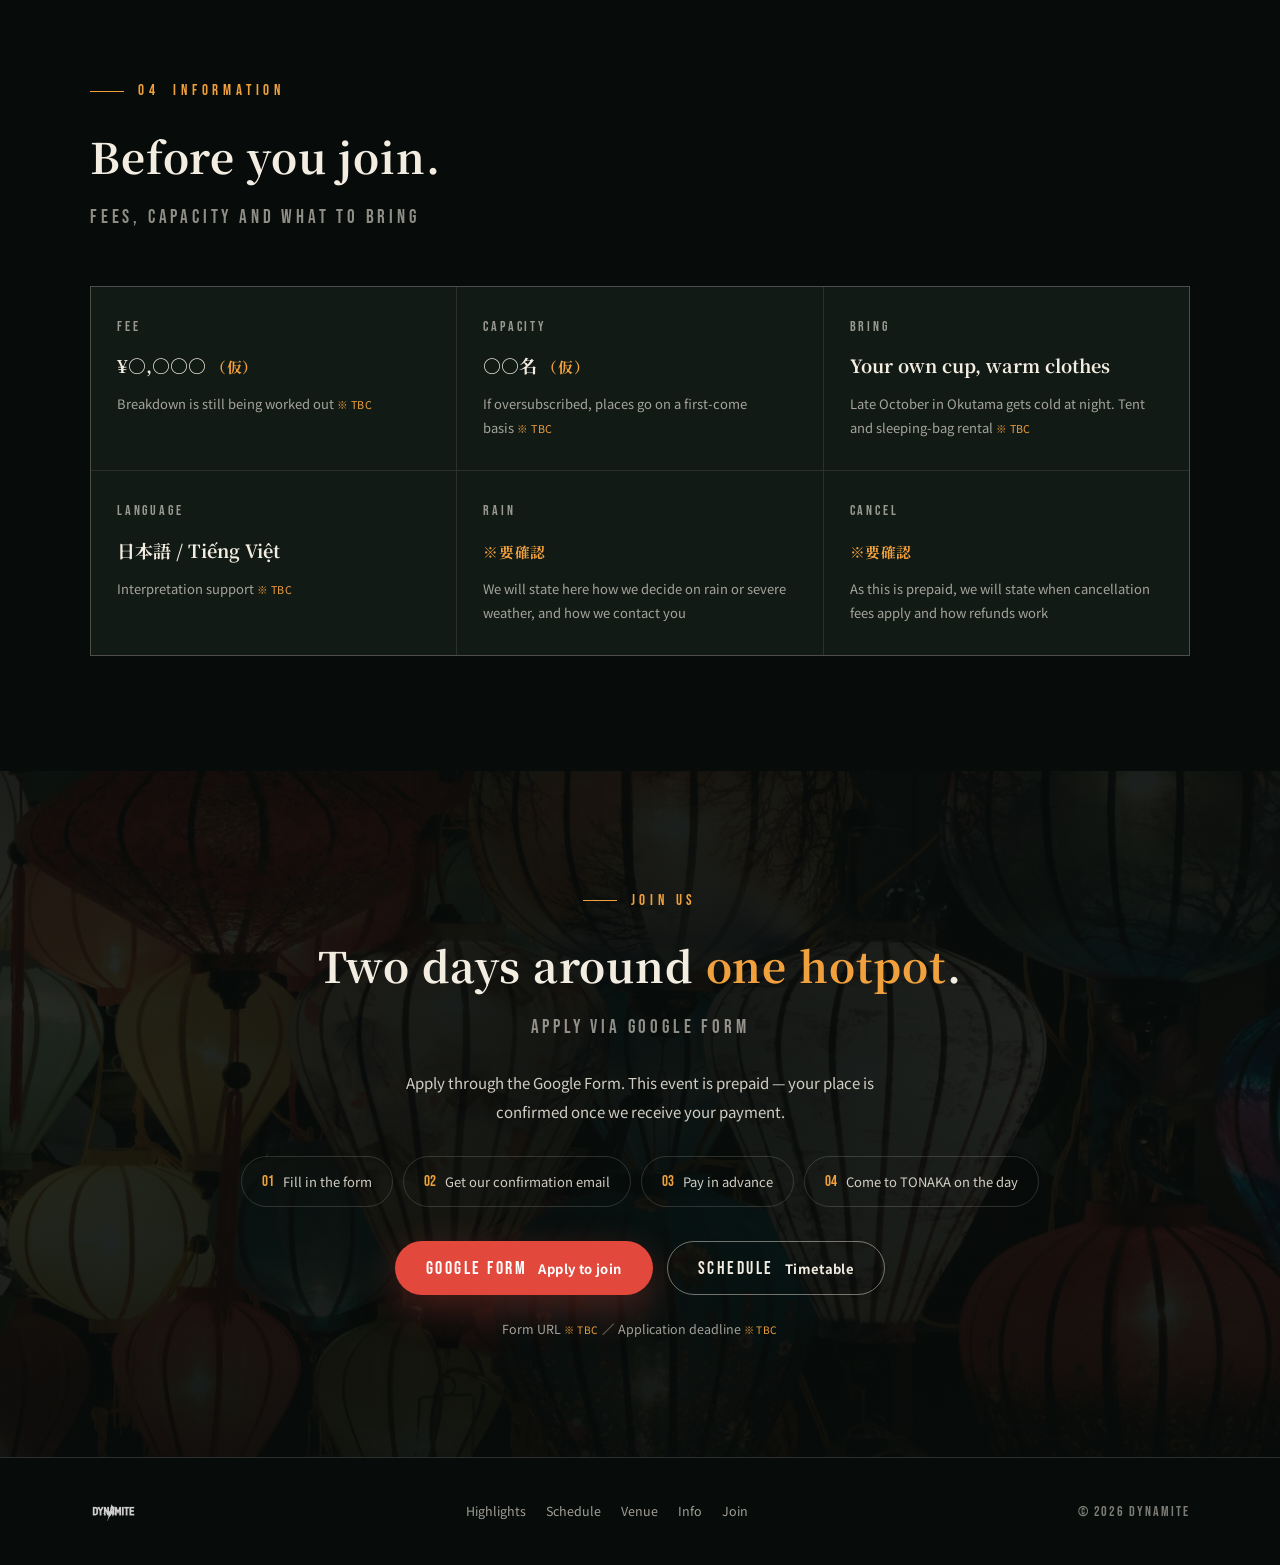
<file: okutama-hotpot/pattern-d.before.html>
<!DOCTYPE html>
<html lang="ja" data-lang="ja">
<head>
<meta charset="UTF-8">
<meta name="viewport" content="width=device-width, initial-scale=1.0">
<title>[Before] OKUTAMA HOTPOT CLASH 2026｜スープバトル × ランタン祭り｜TONAKA</title>
<!-- ラフ公開中のため検索避け。内容が確定したらこの1行を削除する -->
<meta name="robots" content="noindex, nofollow">
<meta name="description" content="2026.10.31-11.1、東京・檜原村の貸切キャンプ場TONAKAで開催。日本×ベトナムのスープバトルと、ホイアンのランタン祭り。1泊2日の交流キャンプ。">
<meta property="og:type" content="website">
<meta property="og:title" content="OKUTAMA HOTPOT CLASH 2026｜スープバトル × ランタン祭り">
<meta property="og:description" content="ひとつの鍋が、いちばん早い自己紹介になる。日本×ベトナム、1泊2日の交流キャンプ。">
<link rel="preconnect" href="https://fonts.googleapis.com">
<link rel="preconnect" href="https://fonts.gstatic.com" crossorigin>
<link href="https://fonts.googleapis.com/css2?family=Bebas+Neue&family=Noto+Sans+JP:wght@400;500;700&family=Noto+Serif+JP:wght@500;700&display=swap" rel="stylesheet">
<link rel="stylesheet" href="pattern-d.before.css">
<style>
/* =========================================================
   確認用｜Before / After の切り替え（公開前にここから下を削除）
   ========================================================= */
.ba {
  position: fixed; left: 16px; bottom: 16px; z-index: 300;
  display: flex; align-items: center; gap: 4px; padding: 4px;
  border-radius: 999px; background: rgba(7, 11, 9, 0.94);
  border: 1px solid rgba(242, 236, 225, 0.24); font-family: 'Noto Sans JP', sans-serif;
}
.ba__b {
  display: inline-flex; align-items: center; min-height: 34px; padding: 0 16px;
  border-radius: 999px; color: rgba(242, 236, 225, 0.62);
  font-family: 'Bebas Neue', sans-serif; font-size: 16px; letter-spacing: 0.14em; line-height: 1;
  transition: color 0.2s, background-color 0.2s;
}
.ba__b:hover { color: #ffd79a; }
.ba__b.is-on { background: #f0a03c; color: #0b100e; }
.ba__lk {
  display: inline-flex; align-items: center; min-height: 34px; padding: 0 12px 0 10px;
  color: rgba(242, 236, 225, 0.6); font-size: 12px; letter-spacing: 0.03em; line-height: 1;
}
.ba__lk:hover { color: #f0a03c; }
@media (max-width: 860px) { .ba { bottom: calc(84px + env(safe-area-inset-bottom)); } }
</style>
</head>
<body>
<!-- ★ これは改訂前（2026-08-14 時点）のスナップショットです。比較用。公開しない。 -->

<!--
  ===========================================================================
  【多言語について】
  同じ内容を lang="ja"（日本語）／ lang="vi"（ベトナム語）／ lang="en"（英語）
  の3つ並べて書いています。ヘッダーの JP / VI / EN ボタンを押すと
  <html data-lang="○○"> が切り替わり、一致しない言語がCSSで非表示になります。
  ページの読み込み直しは起きません。

  ※ ベトナム語・英語は現状こちらで用意した仮訳です。
     藤井さんの原稿ができたら、各 lang="vi" / lang="en" の中身を
     差し替えてください。レイアウトはさわらなくて大丈夫です。
  ===========================================================================
-->

<!-- ============================== ヘッダー ============================== -->
<header class="hd" id="hd">
  <a class="hd__brand" href="../index.html" aria-label="Dynamite">
    <img class="hd__logo" src="../logo-mark.png" alt="Dynamite">
    <span class="hd__ttl">Hotpot Clash 2026</span>
  </a>

  <nav class="hd__nav" aria-label="ページ内ナビ">
    <a href="#main">Highlights</a>
    <a href="#schedule">Schedule</a>
    <a href="#venue">Venue</a>
    <a href="#info">Info</a>
  </nav>

  <div class="hd__right">
    <!-- 言語切替ボタン -->
    <div class="lang" role="group" aria-label="Language">
      <button type="button" data-lang="ja" aria-current="true">JP</button>
      <button type="button" data-lang="vi" aria-current="false">VI</button>
      <button type="button" data-lang="en" aria-current="false">EN</button>
    </div>
    <a class="hd__cta" href="#entry">Join</a>
  </div>
</header>

<main>

  <!-- ============================== HERO ============================== -->
  <section class="hero">
    <div class="hero__photo" aria-hidden="true"></div>
    <div class="hero__veil" aria-hidden="true"></div>

    <!-- 会場に張り渡したランタンの列（SVGで描画） -->
    <div class="hero__art" aria-hidden="true">
      <svg viewBox="0 0 1440 900" preserveAspectRatio="xMidYMid slice">
        <defs>
          <radialGradient id="lampGlow">
            <stop offset="0%" stop-color="#ffcf8a" stop-opacity="0.9"/>
            <stop offset="100%" stop-color="#f0a03c" stop-opacity="0"/>
          </radialGradient>
          <linearGradient id="lampA" x1="0" y1="0" x2="0" y2="1">
            <stop offset="0%" stop-color="#ffd79a"/><stop offset="100%" stop-color="#f0932c"/>
          </linearGradient>
          <linearGradient id="lampB" x1="0" y1="0" x2="0" y2="1">
            <stop offset="0%" stop-color="#ff9a86"/><stop offset="100%" stop-color="#e2483c"/>
          </linearGradient>
          <g id="lamp">
            <line x1="0" y1="-70" x2="0" y2="-24" stroke="#f2ece1" stroke-opacity="0.18"/>
            <ellipse cx="0" cy="-24" rx="9" ry="3.4" fill="#2a2018"/>
            <path d="M-9,-24 C-19,-8 -19,10 -9,24 L9,24 C19,10 19,-8 9,-24 Z" fill="url(#lampA)"/>
            <path d="M-9,-24 C-19,-8 -19,10 -9,24 L-2,24 C-9,10 -9,-8 -2,-24 Z" fill="#fff2d2" opacity="0.35"/>
            <ellipse cx="0" cy="24" rx="9" ry="3.4" fill="#2a2018"/>
            <line x1="0" y1="27" x2="0" y2="42" stroke="#e2483c" stroke-width="1.6"/>
            <circle cx="0" cy="44" r="2.4" fill="#e2483c"/>
          </g>
          <g id="lampV">
            <line x1="0" y1="-70" x2="0" y2="-24" stroke="#f2ece1" stroke-opacity="0.18"/>
            <ellipse cx="0" cy="-24" rx="9" ry="3.4" fill="#2a2018"/>
            <path d="M-9,-24 C-19,-8 -19,10 -9,24 L9,24 C19,10 19,-8 9,-24 Z" fill="url(#lampB)"/>
            <path d="M-9,-24 C-19,-8 -19,10 -9,24 L-2,24 C-9,10 -9,-8 -2,-24 Z" fill="#ffd2c6" opacity="0.32"/>
            <ellipse cx="0" cy="24" rx="9" ry="3.4" fill="#2a2018"/>
            <line x1="0" y1="27" x2="0" y2="42" stroke="#f0a03c" stroke-width="1.6"/>
            <circle cx="0" cy="44" r="2.4" fill="#f0a03c"/>
          </g>
        </defs>
        <path d="M-20,150 C240,238 480,196 720,244 C980,296 1220,238 1460,300" fill="none" stroke="#f2ece1" stroke-opacity="0.14"/>
        <g class="lantern"><g transform="translate(150,206)"><circle r="52" fill="url(#lampGlow)" opacity="0.5"/><use href="#lamp"/></g></g>
        <g class="lantern lantern--b"><g transform="translate(310,214)"><circle r="46" fill="url(#lampGlow)" opacity="0.42"/><use href="#lampV"/></g></g>
        <g class="lantern lantern--c"><g transform="translate(470,224)"><circle r="52" fill="url(#lampGlow)" opacity="0.5"/><use href="#lamp"/></g></g>
        <g class="lantern lantern--d"><g transform="translate(640,248)"><circle r="46" fill="url(#lampGlow)" opacity="0.4"/><use href="#lampV"/></g></g>
        <g class="lantern lantern--b"><g transform="translate(820,268)"><circle r="52" fill="url(#lampGlow)" opacity="0.5"/><use href="#lamp"/></g></g>
        <g class="lantern lantern--c"><g transform="translate(1000,272)"><circle r="46" fill="url(#lampGlow)" opacity="0.42"/><use href="#lampV"/></g></g>
        <g class="lantern"><g transform="translate(1180,262)"><circle r="52" fill="url(#lampGlow)" opacity="0.48"/><use href="#lamp"/></g></g>
        <g class="lantern lantern--d"><g transform="translate(1350,286)"><circle r="46" fill="url(#lampGlow)" opacity="0.4"/><use href="#lampV"/></g></g>
      </svg>
    </div>

    <div class="hero__inner">
      <div class="wrap">
        <p class="hero__date">2026.10.31 SAT — 11.01 SUN</p>

        <h1 class="hero__ttl">
          <span>Okutama</span>
          <span class="l2">Hotpot Clash</span>
          <span class="l3">2026 &nbsp;/&nbsp; Soup Battle × Lantern Night</span>
        </h1>

        <p class="hero__jp">
          <span lang="ja">ひとつの鍋が、<b>いちばん早い自己紹介</b>になる。</span>
          <span lang="vi">Một nồi lẩu chung là <b>cách làm quen nhanh nhất</b>.</span>
          <span lang="en">One hotpot is <b>the fastest introduction</b>.</span>
        </p>

        <p class="hero__sub">
          <span lang="ja">日本×ベトナムのスープバトルと、森いっぱいに広がるホイアンのランタン祭り。会場は東京・檜原村の貸切キャンプ場 TONAKA。</span>
          <span lang="vi">Đại chiến nồi lẩu Nhật – Việt, và lễ hội đèn lồng Hội An giữa rừng thu. Địa điểm: khu cắm trại riêng TONAKA, làng Hinohara, Tokyo.</span>
          <span lang="en">A Japan × Vietnam soup battle, and a Hoi An lantern night that fills the forest. At TONAKA, a private campsite in Hinohara, Tokyo.</span>
        </p>

        <div class="hero__acts">
          <a class="pill pill--fill" href="#entry">
            <span class="pill__en">Join us</span>
            <span class="pill__jp">
              <span lang="ja">参加を申し込む</span>
              <span lang="vi">Đăng ký tham gia</span>
              <span lang="en">Apply to join</span>
            </span>
          </a>
          <a class="pill pill--line" href="#main">
            <span class="pill__en">Highlights</span>
            <span class="pill__jp">
              <span lang="ja">2つの主役</span>
              <span lang="vi">Hai điểm nhấn</span>
              <span lang="en">Two headliners</span>
            </span>
          </a>
        </div>
      </div>
    </div>

    <span class="hero__scroll">SCROLL</span>
  </section>

  <!-- ============================== 開催概要バー ============================== -->
  <section class="facts" aria-label="開催概要">
    <div class="wrap facts__in">
      <div class="facts__i">
        <p class="facts__k">Date</p>
        <p class="facts__v">10/31 SAT 13:00 —<br>11/01 SUN 11:00</p>
        <p class="facts__s">
          <span lang="ja">1泊2日</span>
          <span lang="vi">2 ngày 1 đêm</span>
          <span lang="en">2 days, 1 night</span>
        </p>
      </div>
      <div class="facts__i">
        <p class="facts__k">Place</p>
        <p class="facts__v">TONAKA</p>
        <p class="facts__s">
          <span lang="ja">東京・檜原村／1日1組限定の貸切キャンプ場</span>
          <span lang="vi">Làng Hinohara, Tokyo — khu cắm trại riêng, mỗi ngày chỉ một nhóm</span>
          <span lang="en">Hinohara, Tokyo — a private campsite, one group per day</span>
        </p>
      </div>
      <div class="facts__i">
        <p class="facts__k">Fee</p>
        <p class="facts__v">¥○,○○○ <span class="tbd">（仮）</span></p>
        <p class="facts__s">
          <span lang="ja">事前入金制 <span class="tbd">※金額は確定次第</span></span>
          <span lang="vi">Thanh toán trước <span class="tbd">※ Sẽ cập nhật</span></span>
          <span lang="en">Prepayment <span class="tbd">※ TBC</span></span>
        </p>
      </div>
      <div class="facts__i">
        <p class="facts__k">Language</p>
        <p class="facts__v">日本語 / Tiếng Việt</p>
        <p class="facts__s">
          <span lang="ja">通訳サポート <span class="tbd">※要確認</span></span>
          <span lang="vi">Hỗ trợ phiên dịch <span class="tbd">※ Sẽ cập nhật</span></span>
          <span lang="en">Interpretation support <span class="tbd">※ TBC</span></span>
        </p>
      </div>
    </div>
  </section>

  <!-- ============================== 主役2本 ============================== -->
  <section class="sec sec--deep" id="main">
    <div class="wrap">
      <div data-rv>
        <p class="kicker">01 &nbsp;Highlights</p>
        <h2 class="h2">
          <span lang="ja">つくって、飲み歩いて、<em>灯す</em>。</span>
          <span lang="vi">Cùng nấu, cùng nếm, và <em>thắp sáng</em>.</span>
          <span lang="en">Cook, taste, and <em>light up</em>.</span>
        </h2>
        <p class="h2-en">Cook, taste, vote, and light up the forest</p>
      </div>

      <div class="main2">

        <!-- 主役① スープバトル -->
        <article class="mn" data-rv>
          <div class="mn__art">
            <span class="mn__badge">Main 01</span>
            <img src="img/bonfire-forest.jpg" alt="火にかけた鍋" loading="lazy">
          </div>
          <div class="mn__b">
            <h3 class="mn__t">
              <span lang="ja">日越融合スープバトル</span>
              <span lang="vi">Đại chiến nồi lẩu Nhật – Việt</span>
              <span lang="en">Japan × Vietnam Soup Battle</span>
            </h3>
            <p class="mn__vn">Lẩu Clash</p>
            <p class="mn__en">Japan × Vietnam Soup Battle</p>

            <p class="mn__p">
              <span lang="ja">共通の基本食材（肉・野菜）はチーム全員おなじ。<br>差を生むのは、ドラフト会議で獲得した日本とベトナムの調味料です。<br>味噌とナンプラー、柚子胡椒とレモングラス——組み合わせは自由。<br>オリジナルの鍋を作り上げて対抗戦に挑んだあとは、マイコップを持って全チームの鍋を飲み歩き、投票します。</span>
              <span lang="vi">Nguyên liệu cơ bản (thịt, rau) giống nhau cho mọi đội. Khác biệt nằm ở gia vị Nhật và Việt giành được trong vòng bốc thăm — miso và nước mắm, yuzu kosho và sả, phối hợp tùy ý. Sau khi hoàn thành nồi lẩu của riêng mình, mọi người mang cốc riêng đi nếm thử lẩu của các đội khác và bình chọn.</span>
              <span lang="en">Every team starts from the same base ingredients (meat, vegetables). The difference comes from the Japanese and Vietnamese seasonings won in a draft — miso and fish sauce, yuzu kosho and lemongrass, combined however you like. Once your pot is ready, everyone takes a cup and tastes every team's soup to vote.</span>
            </p>

            <p class="mn__time">14:30 — 17:00</p>
          </div>
        </article>

        <!-- 主役② ホイアンのランタン祭り -->
        <article class="mn mn--flip" data-rv>
          <div class="mn__art">
            <span class="mn__badge">Main 02</span>
            <img src="img/lantern-wall.jpg" alt="ホイアンのランタンが灯る夜" loading="lazy">
          </div>
          <div class="mn__b">
            <h3 class="mn__t">
              <span lang="ja">ホイアンのランタン祭り</span>
              <span lang="vi">Lễ hội đèn lồng Hội An</span>
              <span lang="en">Hoi An Lantern Festival</span>
            </h3>
            <p class="mn__vn">Lễ hội đèn lồng Hội An</p>
            <p class="mn__en">Hoi An Lantern Night</p>

            <p class="mn__p">
              <span lang="ja">夕暮れ時、参加者全員で願いを描いたランタン（LED使用）を作成。<br>カウントダウンで一斉点灯し、ベトナムの古都ホイアンのような明かりが森に広がります。</span>
              <span lang="vi">Lúc chạng vạng, mọi người cùng làm đèn lồng (dùng đèn LED) và viết điều ước lên đó. Cùng đếm ngược để thắp sáng đồng loạt, ánh đèn lan khắp rừng như phố cổ Hội An.</span>
              <span lang="en">At dusk, everyone makes a lantern (LED) with a wish written on it. On a countdown, we light them all together, and the forest fills with light like the old town of Hoi An.</span>
            </p>

            <p class="mn__time">17:00 —</p>
          </div>
        </article>

      </div>
    </div>
  </section>

  <!-- ============================== 当日の流れ ============================== -->
  <section class="sec" id="schedule">
    <div class="wrap">
      <div data-rv>
        <p class="kicker">02 &nbsp;Schedule</p>
        <h2 class="h2">
          <span lang="ja">当日の<em>流れ</em>。</span>
          <span lang="vi">Lịch trình <em>hai ngày</em>.</span>
          <span lang="en">How the <em>two days</em> go.</span>
        </h2>
        <p class="h2-en">Two days, from clash to chill</p>
        <p class="lead">
          <span lang="ja">タイムテーブルは仮です。<span class="tbd">※要確認</span><br>確定次第、この表を差し替えます。</span>
          <span lang="vi">Lịch trình dưới đây là tạm thời. <span class="tbd">※ Sẽ cập nhật</span><br>Sẽ được cập nhật khi có thông tin chính thức.</span>
          <span lang="en">This timetable is provisional. <span class="tbd">※ TBC</span><br>It will be updated once confirmed.</span>
        </p>
      </div>

      <div class="sch">
        <!-- DAY 1 -->
        <div data-rv>
          <div class="sch__h">
            <p class="sch__d">Day 1</p>
            <p class="sch__tag">10 / 31 SAT</p>
          </div>
          <div class="sch__r">
            <p class="sch__t">13:00</p>
            <p class="sch__ti">
              <span lang="ja">現地集合・チーム発表・テント設営<span class="sch__s">Meet up &amp; set up</span></span>
              <span lang="vi">Tập trung, công bố đội, dựng lều<span class="sch__s">Meet up &amp; set up</span></span>
              <span lang="en">Meet up, team announcement, pitch tents<span class="sch__s">Meet up &amp; set up</span></span>
            </p>
          </div>
          <div class="sch__r">
            <p class="sch__t">13:45</p>
            <p class="sch__ti">
              <span lang="ja">アイスブレイク＆ランタン作り<span class="sch__s">Ice break &amp; lantern making</span></span>
              <span lang="vi">Làm quen &amp; làm đèn lồng<span class="sch__s">Ice break &amp; lantern making</span></span>
              <span lang="en">Ice break &amp; lantern making<span class="sch__s">Ice break &amp; lantern making</span></span>
            </p>
          </div>
          <div class="sch__r sch__r--peak">
            <p class="sch__t">14:30</p>
            <p class="sch__ti">
              <span lang="ja">鍋（Hotpot）調理スタート<span class="sch__s">〜 スパイス争奪ドラフト会議 〜</span></span>
              <span lang="vi">Bắt đầu nấu lẩu<span class="sch__s">〜 Bốc thăm giành gia vị 〜</span></span>
              <span lang="en">Hotpot cooking starts<span class="sch__s">〜 Spice draft 〜</span></span>
            </p>
          </div>
          <div class="sch__r">
            <p class="sch__t">15:45</p>
            <p class="sch__ti">
              <span lang="ja">スープ・ホッピング（試飲＆投票）<span class="sch__s">Tasting &amp; voting</span></span>
              <span lang="vi">Đi nếm lẩu các đội &amp; bình chọn<span class="sch__s">Tasting &amp; voting</span></span>
              <span lang="en">Soup hopping (tasting &amp; voting)<span class="sch__s">Tasting &amp; voting</span></span>
            </p>
          </div>
          <div class="sch__r sch__r--peak">
            <p class="sch__t">17:00</p>
            <p class="sch__ti">
              <span lang="ja">ランタン一斉点灯＆表彰式<span class="sch__s">Lantern countdown &amp; awards</span></span>
              <span lang="vi">Thắp đèn lồng đồng loạt &amp; trao giải<span class="sch__s">Lantern countdown &amp; awards</span></span>
              <span lang="en">Lantern countdown &amp; awards<span class="sch__s">Lantern countdown &amp; awards</span></span>
            </p>
          </div>
          <div class="sch__r">
            <p class="sch__t">19:00</p>
            <p class="sch__ti">
              <span lang="ja">焚き火ネットワーキング<span class="sch__s">Bonfire chill</span></span>
              <span lang="vi">Giao lưu bên đống lửa<span class="sch__s">Bonfire chill</span></span>
              <span lang="en">Bonfire networking<span class="sch__s">Bonfire chill</span></span>
            </p>
          </div>
          <div class="sch__r">
            <p class="sch__t">22:00</p>
            <p class="sch__ti">
              <span lang="ja">消灯・就寝<span class="sch__s">Lights out</span></span>
              <span lang="vi">Tắt đèn, đi ngủ<span class="sch__s">Lights out</span></span>
              <span lang="en">Lights out<span class="sch__s">Lights out</span></span>
            </p>
          </div>
        </div>

        <!-- DAY 2 -->
        <div data-rv>
          <div class="sch__h">
            <p class="sch__d">Day 2</p>
            <p class="sch__tag">11 / 01 SUN</p>
          </div>
          <div class="sch__r">
            <p class="sch__t">07:30</p>
            <p class="sch__ti">
              <span lang="ja">起床・モーニングコーヒー<span class="sch__s">Vietnamese coffee</span></span>
              <span lang="vi">Thức dậy, cà phê buổi sáng<span class="sch__s">Vietnamese coffee</span></span>
              <span lang="en">Wake up, morning coffee<span class="sch__s">Vietnamese coffee</span></span>
            </p>
          </div>
          <div class="sch__r sch__r--peak">
            <p class="sch__t">08:00</p>
            <p class="sch__ti">
              <span lang="ja">バインミー朝食タイム<span class="sch__s">〜 大自然の中で味わう朝食 〜</span></span>
              <span lang="vi">Bữa sáng bánh mì<span class="sch__s">〜 Giữa thiên nhiên 〜</span></span>
              <span lang="en">Banh mi breakfast<span class="sch__s">〜 In the middle of nature 〜</span></span>
            </p>
          </div>
          <div class="sch__r">
            <p class="sch__t">09:30</p>
            <p class="sch__ti">
              <span lang="ja">テント撤収・会場清掃<span class="sch__s">Pack up &amp; clean</span></span>
              <span lang="vi">Thu dọn lều &amp; dọn dẹp<span class="sch__s">Pack up &amp; clean</span></span>
              <span lang="en">Pack up tents &amp; clean<span class="sch__s">Pack up &amp; clean</span></span>
            </p>
          </div>
          <div class="sch__r">
            <p class="sch__t">10:30</p>
            <p class="sch__ti">
              <span lang="ja">クロージング＆記念撮影<span class="sch__s">Closing &amp; group photo</span></span>
              <span lang="vi">Bế mạc &amp; chụp ảnh chung<span class="sch__s">Closing &amp; group photo</span></span>
              <span lang="en">Closing &amp; group photo<span class="sch__s">Closing &amp; group photo</span></span>
            </p>
          </div>
          <div class="sch__r">
            <p class="sch__t">11:00</p>
            <p class="sch__ti">
              <span lang="ja">現地解散<span class="sch__s tbd">希望者は近隣の温泉へ ※要確認</span></span>
              <span lang="vi">Kết thúc, giải tán<span class="sch__s tbd">Ai muốn có thể ghé onsen gần đó ※ Sẽ cập nhật</span></span>
              <span lang="en">Finish on site<span class="sch__s tbd">Optional nearby hot spring ※ TBC</span></span>
            </p>
          </div>
        </div>
      </div>
    </div>
  </section>

  <!-- ============================== 会場 ============================== -->
  <section class="sec sec--paper" id="venue">
    <div class="wrap venue">
      <figure class="venue__art" data-rv>
        <img src="img/camp-autumn.jpg" alt="秋の森のキャンプサイト" loading="lazy">
        <figcaption class="venue__ph">
          <span lang="ja">※ 現在はイメージ写真です。TONAKA の実写に差し替え予定。</span>
          <span lang="vi">※ Ảnh minh họa. Sẽ thay bằng ảnh thật của TONAKA.</span>
          <span lang="en">※ Placeholder image. To be replaced with actual photos of TONAKA.</span>
        </figcaption>
      </figure>

      <div data-rv>
        <p class="kicker">03 &nbsp;Venue</p>
        <h2 class="h2">
          <span lang="ja">1日1組限定、<em>「TONAKA」</em>貸切。</span>
          <span lang="vi">Bao trọn <em>“TONAKA”</em> — mỗi ngày chỉ một nhóm.</span>
          <span lang="en">The whole of <em>“TONAKA”</em>, just for us.</span>
        </h2>
        <p class="h2-en">A private campsite in Hinohara, Tokyo</p>
        <p class="lead">
          <span lang="ja">会場は東京・檜原村の完全プライベートキャンプ場「TONAKA」。全面にウッドチップが敷き詰められていて、靴や服を汚さずに過ごせます。1日1組の貸切なので、周りを気にせず思いきり楽しめる場所です。</span>
          <span lang="vi">Địa điểm là khu cắm trại riêng “TONAKA” ở làng Hinohara, Tokyo. Toàn bộ mặt sân phủ dăm gỗ nên giày và quần áo không bị lấm bẩn. Mỗi ngày chỉ đón một nhóm, nên bạn có thể thoải mái vui chơi.</span>
          <span lang="en">The venue is TONAKA, a fully private campsite in Hinohara, Tokyo. The ground is covered in wood chips, so your shoes and clothes stay clean. Only one group is booked per day, so we have the place to ourselves.</span>
        </p>

        <dl class="venue__list">
          <div class="venue__row">
            <dt>Address</dt>
            <dd>
              <span lang="ja">東京都西多摩郡檜原村 <span class="tbd">※詳細は確定次第</span></span>
              <span lang="vi">Làng Hinohara, Nishitama, Tokyo <span class="tbd">※ Sẽ cập nhật</span></span>
              <span lang="en">Hinohara, Nishitama, Tokyo <span class="tbd">※ TBC</span></span>
            </dd>
          </div>
          <div class="venue__row">
            <dt>Access</dt>
            <dd>
              <span lang="ja">都心から車で約90分／武蔵五日市駅からの送迎 <span class="tbd">※要確認</span></span>
              <span lang="vi">Khoảng 90 phút lái xe từ trung tâm Tokyo / đưa đón từ ga Musashi-Itsukaichi <span class="tbd">※ Sẽ cập nhật</span></span>
              <span lang="en">About 90 min by car from central Tokyo / shuttle from Musashi-Itsukaichi Stn <span class="tbd">※ TBC</span></span>
            </dd>
          </div>
          <div class="venue__row">
            <dt>Stay</dt>
            <dd>
              <span lang="ja">テント泊（レンタルの有無は <span class="tbd">※要確認</span>）</span>
              <span lang="vi">Ngủ lều (việc cho thuê thiết bị <span class="tbd">※ Sẽ cập nhật</span>)</span>
              <span lang="en">Camping in tents (rental availability <span class="tbd">※ TBC</span>)</span>
            </dd>
          </div>
          <div class="venue__row">
            <dt>Facility</dt>
            <dd>
              <span lang="ja">ウッドチップ敷き・水場・トイレあり</span>
              <span lang="vi">Sân phủ dăm gỗ, có khu vực nước và nhà vệ sinh</span>
              <span lang="en">Wood-chip ground, water point and toilets on site</span>
            </dd>
          </div>
        </dl>
      </div>
    </div>
  </section>

  <!-- ============================== 参加にあたって ============================== -->
  <section class="sec sec--deep" id="info">
    <div class="wrap">
      <div data-rv>
        <p class="kicker">04 &nbsp;Information</p>
        <h2 class="h2">
          <span lang="ja">参加にあたって。</span>
          <span lang="vi">Trước khi tham gia.</span>
          <span lang="en">Before you join.</span>
        </h2>
        <p class="h2-en">Fees, capacity and what to bring</p>
      </div>

      <div class="info">
        <div class="info__c" data-rv>
          <p class="info__k">Fee</p>
          <p class="info__v">¥○,○○○ <span class="tbd">（仮）</span></p>
          <p class="info__s">
            <span lang="ja">内訳は検討中です <span class="tbd">※要確認</span></span>
            <span lang="vi">Chi tiết đang được xây dựng <span class="tbd">※ Sẽ cập nhật</span></span>
            <span lang="en">Breakdown is still being worked out <span class="tbd">※ TBC</span></span>
          </p>
        </div>
        <div class="info__c" data-rv>
          <p class="info__k">Capacity</p>
          <p class="info__v">○○名 <span class="tbd">（仮）</span></p>
          <p class="info__s">
            <span lang="ja">申込多数の場合は先着順 <span class="tbd">※要確認</span></span>
            <span lang="vi">Nếu vượt quá số chỗ, ưu tiên người đăng ký trước <span class="tbd">※ Sẽ cập nhật</span></span>
            <span lang="en">If oversubscribed, places go on a first-come basis <span class="tbd">※ TBC</span></span>
          </p>
        </div>
        <div class="info__c" data-rv>
          <p class="info__k">Bring</p>
          <p class="info__v">
            <span lang="ja">マイコップ・防寒着</span>
            <span lang="vi">Cốc cá nhân, áo ấm</span>
            <span lang="en">Your own cup, warm clothes</span>
          </p>
          <p class="info__s">
            <span lang="ja">10月末の奥多摩は朝晩かなり冷えます。テント・寝袋の貸出は <span class="tbd">※要確認</span></span>
            <span lang="vi">Cuối tháng 10 ở Okutama, sáng và tối khá lạnh. Việc cho thuê lều và túi ngủ <span class="tbd">※ Sẽ cập nhật</span></span>
            <span lang="en">Late October in Okutama gets cold at night. Tent and sleeping-bag rental <span class="tbd">※ TBC</span></span>
          </p>
        </div>
        <div class="info__c" data-rv>
          <p class="info__k">Language</p>
          <p class="info__v">日本語 / Tiếng Việt</p>
          <p class="info__s">
            <span lang="ja">通訳サポートの有無は <span class="tbd">※要確認</span></span>
            <span lang="vi">Về hỗ trợ phiên dịch <span class="tbd">※ Sẽ cập nhật</span></span>
            <span lang="en">Interpretation support <span class="tbd">※ TBC</span></span>
          </p>
        </div>
        <div class="info__c" data-rv>
          <p class="info__k">Rain</p>
          <p class="info__v"><span class="tbd">※要確認</span></p>
          <p class="info__s">
            <span lang="ja">雨天決行・荒天中止の判断基準と、連絡方法をここに記載します</span>
            <span lang="vi">Sẽ ghi rõ tiêu chí tổ chức khi mưa / hủy khi thời tiết xấu và cách thông báo</span>
            <span lang="en">We will state here how we decide on rain or severe weather, and how we contact you</span>
          </p>
        </div>
        <div class="info__c" data-rv>
          <p class="info__k">Cancel</p>
          <p class="info__v"><span class="tbd">※要確認</span></p>
          <p class="info__s">
            <span lang="ja">事前入金制のため、キャンセル料の発生時期と返金の扱いをここに記載します</span>
            <span lang="vi">Vì thanh toán trước, sẽ ghi rõ thời điểm phát sinh phí hủy và cách hoàn tiền</span>
            <span lang="en">As this is prepaid, we will state when cancellation fees apply and how refunds work</span>
          </p>
        </div>
      </div>
    </div>
  </section>

  <!-- ============================== 申し込み ============================== -->
  <section class="sec entry" id="entry">
    <div class="entry__art" aria-hidden="true"></div>
    <div class="entry__veil" aria-hidden="true"></div>

    <div class="wrap entry__in" data-rv>
      <p class="kicker">Join us</p>
      <h2 class="h2">
        <span lang="ja">同じ鍋を囲む、<em>2日間</em>へ。</span>
        <span lang="vi">Hai ngày quanh <em>cùng một nồi lẩu</em>.</span>
        <span lang="en">Two days around <em>one hotpot</em>.</span>
      </h2>
      <p class="h2-en">Apply via Google Form</p>

      <p class="lead">
        <span lang="ja">申し込みはGoogleフォームから。事前入金制で、ご入金の確認をもって参加確定となります。</span>
        <span lang="vi">Đăng ký qua Google Form. Chương trình thanh toán trước — suất tham gia được xác nhận sau khi chúng tôi nhận được thanh toán.</span>
        <span lang="en">Apply through the Google Form. This event is prepaid — your place is confirmed once we receive your payment.</span>
      </p>

      <!-- 申し込みの流れ -->
      <ul class="entry__steps">
        <li><b>01</b>
          <span lang="ja">フォームから申込</span>
          <span lang="vi">Điền Google Form</span>
          <span lang="en">Fill in the form</span>
        </li>
        <li><b>02</b>
          <span lang="ja">受付メールが届く</span>
          <span lang="vi">Nhận email xác nhận</span>
          <span lang="en">Get our confirmation email</span>
        </li>
        <li><b>03</b>
          <span lang="ja">事前入金</span>
          <span lang="vi">Thanh toán trước</span>
          <span lang="en">Pay in advance</span>
        </li>
        <li><b>04</b>
          <span lang="ja">当日、TONAKAへ</span>
          <span lang="vi">Đến TONAKA vào ngày diễn ra</span>
          <span lang="en">Come to TONAKA on the day</span>
        </li>
      </ul>

      <div class="entry__acts">
        <a class="pill pill--fill" href="#">
          <span class="pill__en">Google Form</span>
          <span class="pill__jp">
            <span lang="ja">参加を申し込む</span>
            <span lang="vi">Đăng ký tham gia</span>
            <span lang="en">Apply to join</span>
          </span>
        </a>
        <a class="pill pill--line" href="#schedule">
          <span class="pill__en">Schedule</span>
          <span class="pill__jp">
            <span lang="ja">当日の流れ</span>
            <span lang="vi">Lịch trình</span>
            <span lang="en">Timetable</span>
          </span>
        </a>
      </div>

      <p class="entry__note">
        <span lang="ja">申込フォームURL <span class="tbd">※未定（仮リンク）</span> ／ 申込締切 <span class="tbd">○月○日（仮）</span></span>
        <span lang="vi">Link Google Form <span class="tbd">※ Chưa có</span> ／ Hạn đăng ký <span class="tbd">※ Sẽ cập nhật</span></span>
        <span lang="en">Form URL <span class="tbd">※ TBC</span> ／ Application deadline <span class="tbd">※ TBC</span></span>
      </p>
    </div>
  </section>

</main>

<!-- ============================== フッター ============================== -->
<footer class="ft">
  <div class="wrap ft__in">
    <img class="ft__logo" src="../logo-full.png" alt="Dynamite">
    <nav class="ft__nav">
      <a href="#main">Highlights</a>
      <a href="#schedule">Schedule</a>
      <a href="#venue">Venue</a>
      <a href="#info">Info</a>
      <a href="#entry">Join</a>
    </nav>
    <p class="ft__cr">© 2026 Dynamite</p>
  </div>
</footer>

<!-- スマホ用の追従ボタン -->
<div class="sticky">
  <a class="pill pill--fill" href="#entry">
    <span class="pill__en">Join us</span>
    <span class="pill__jp">
      <span lang="ja">参加を申し込む</span>
      <span lang="vi">Đăng ký tham gia</span>
      <span lang="en">Apply to join</span>
    </span>
  </a>
</div>

<!-- ===========================================================================
     確認用｜Before / After の切り替え
     公開時は、このブロック（と pattern-d.before.html / pattern-d.before.css /
     changes.html、pattern-d.css・pattern-d.js 末尾の「確認用」ブロック）を削除する。
     =========================================================================== -->
<div class="ba" id="ba" aria-label="Before / After">
  <a class="ba__b is-on" href="pattern-d.before.html" data-ba>Before</a>
  <a class="ba__b"  href="pattern-d.html" data-ba>After</a>
  <a class="ba__lk" href="changes.html" target="ohc-changes">内訳 ↗</a>
</div>

<script src="pattern-d.js"></script>
<script>
/* =========================================================
   確認用｜Before / After の切り替え
   いま見ているセクションを保ったまま、もう片方の版へ移る。
   位置合わせはブラウザ標準のアンカー（#schedule など）に任せる。
   公開前にここから下を削除。
   ========================================================= */
(function () {
  'use strict';
  var links = document.querySelectorAll('.ba a[data-ba]');
  if (!links.length) { return; }
  var ids = ['entry', 'info', 'venue', 'schedule', 'main'];
  function currentSection() {
    var mid = window.innerHeight * 0.4;
    for (var i = 0; i < ids.length; i++) {
      var el = document.getElementById(ids[i]);
      if (el && el.getBoundingClientRect().top <= mid) { return ids[i]; }
    }
    return '';
  }
  for (var i = 0; i < links.length; i++) {
    links[i].addEventListener('click', function (e) {
      e.preventDefault();
      var sec = currentSection();
      location.href = this.getAttribute('href') + (sec ? '#' + sec : '');
    });
  }
})();
</script>
</body>
</html>
</file>
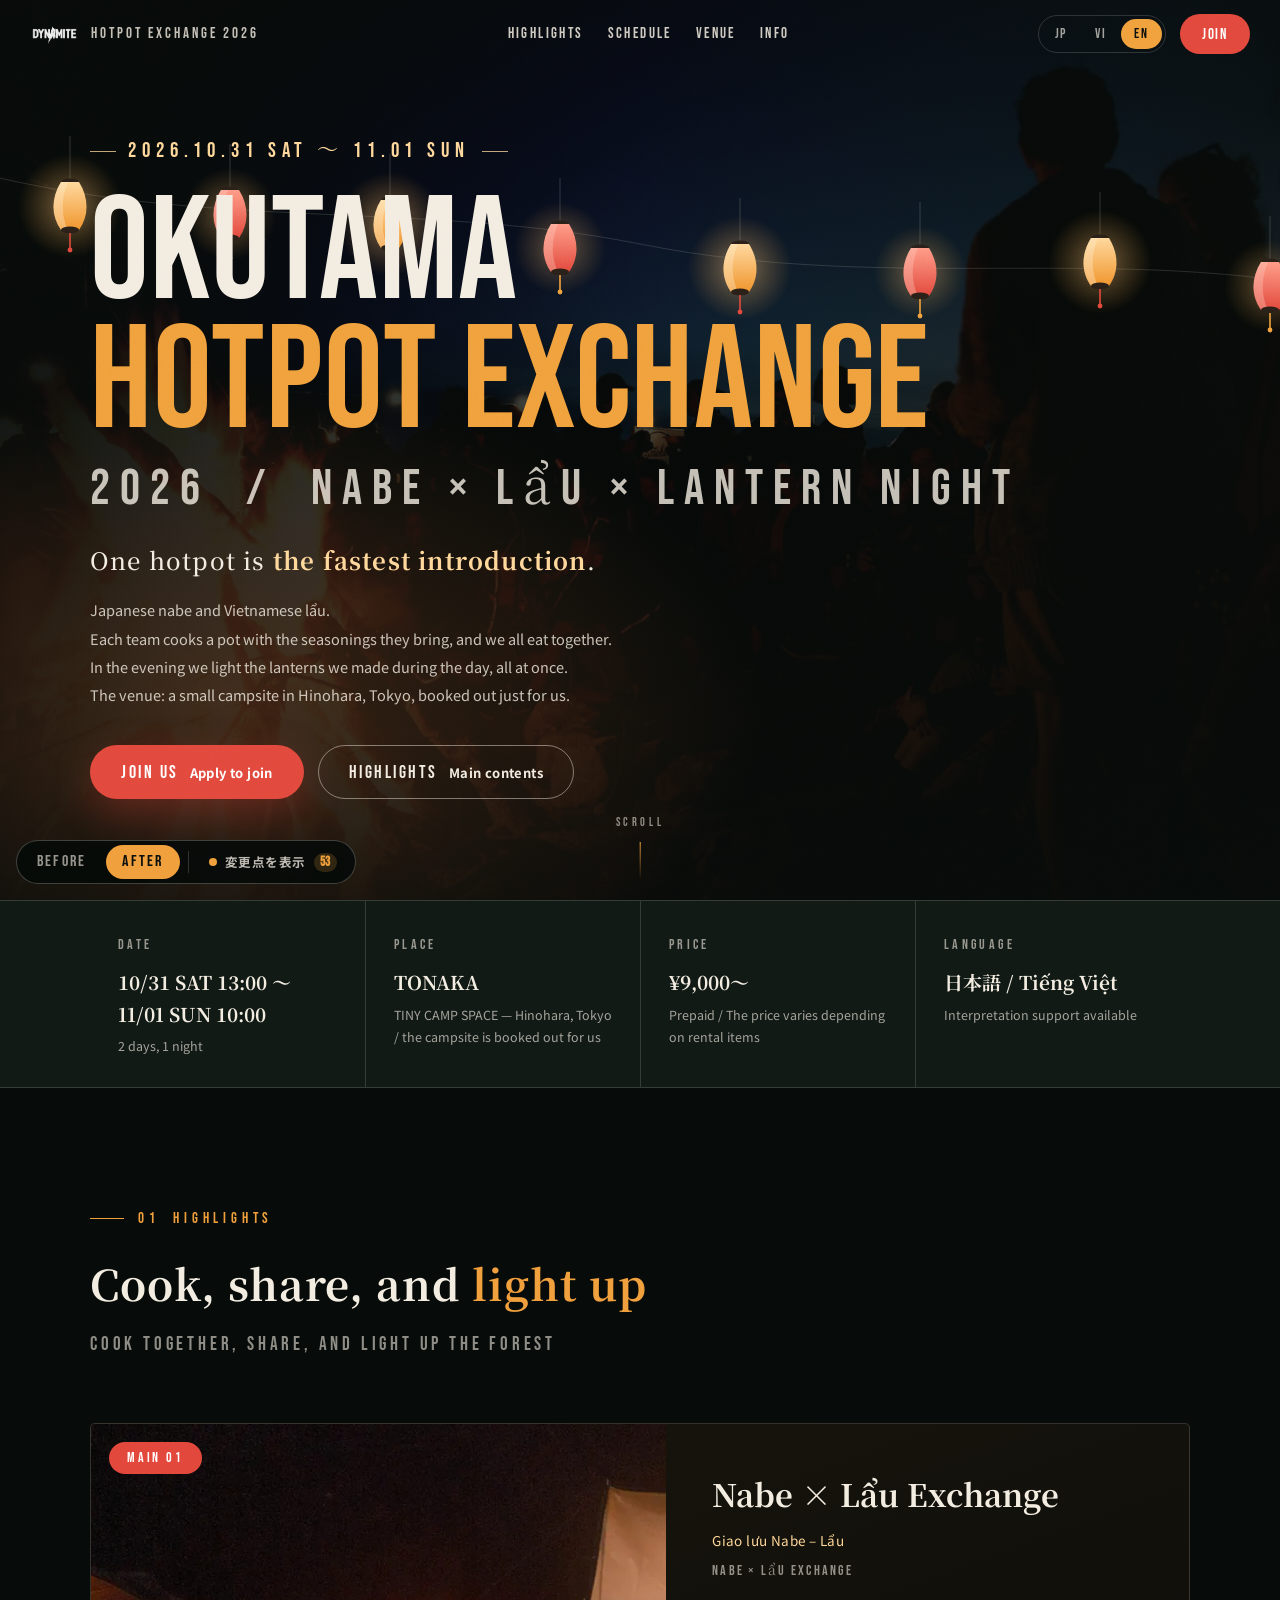
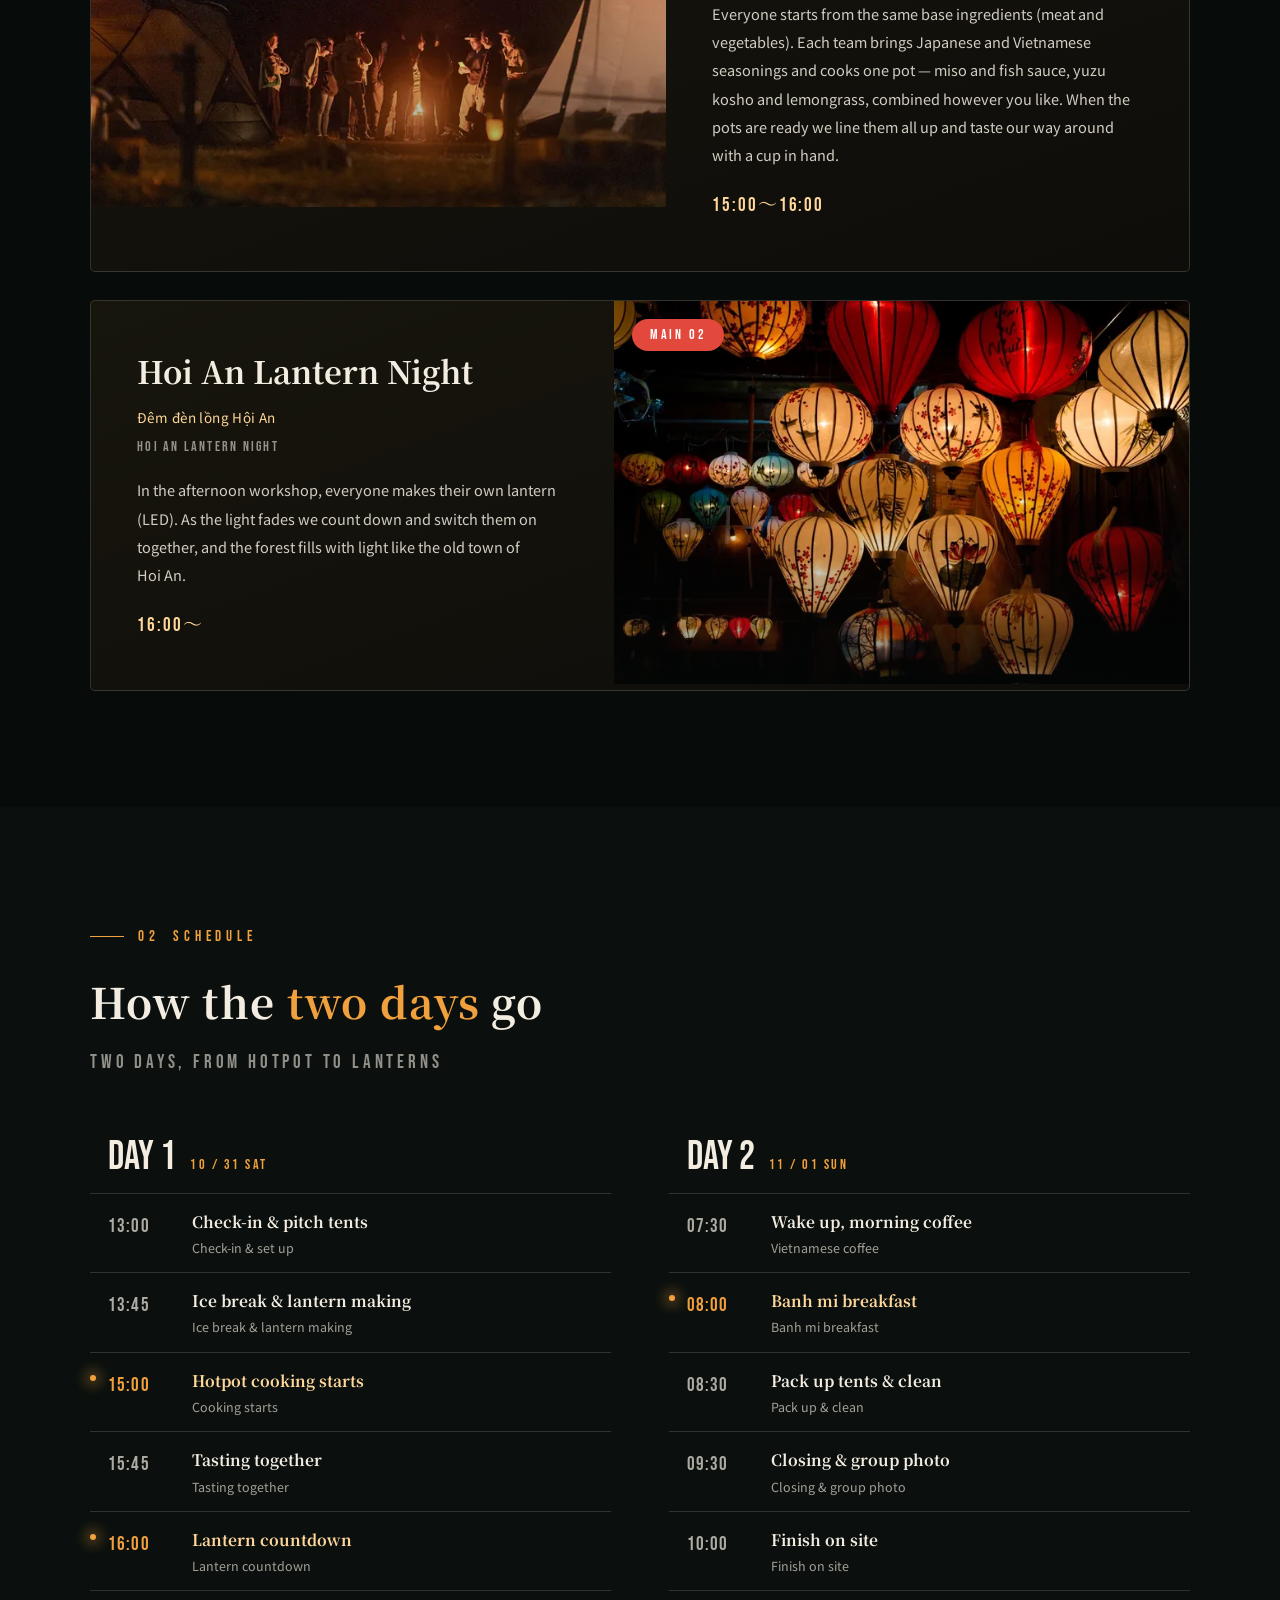
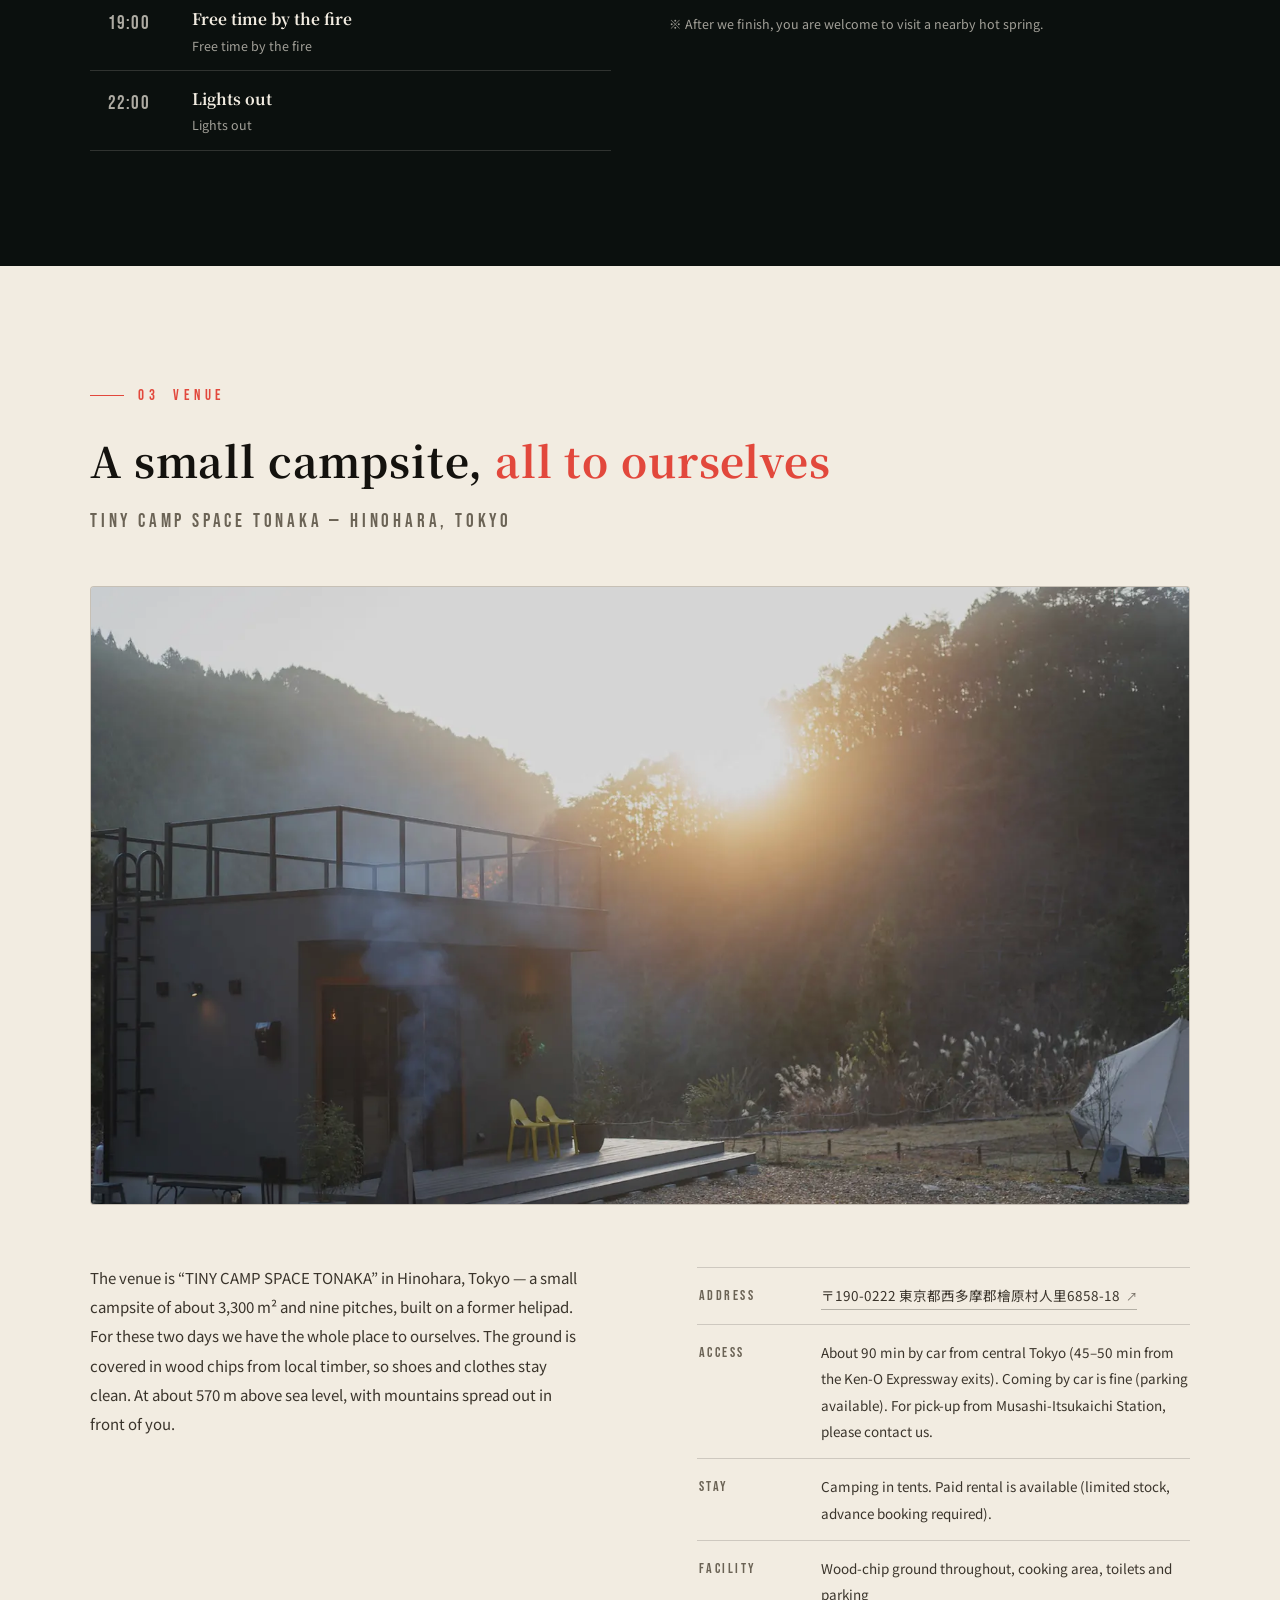
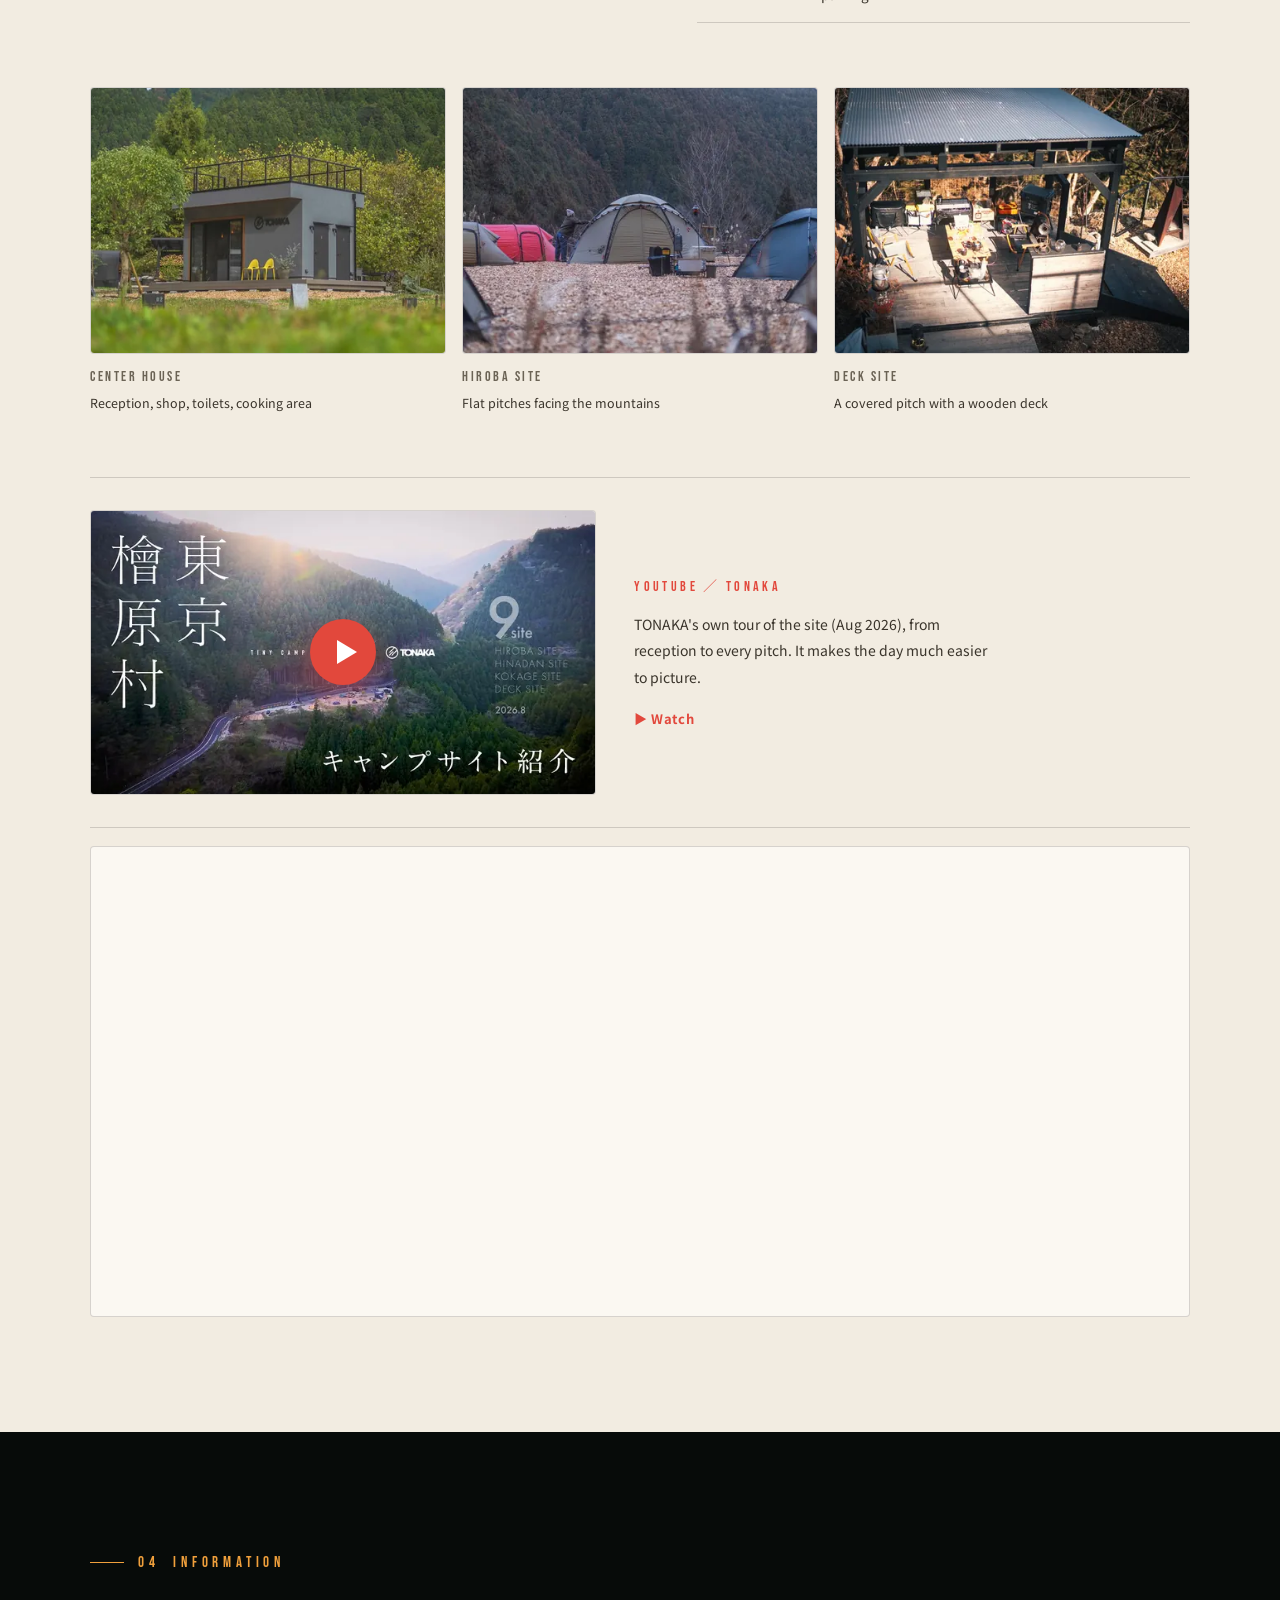
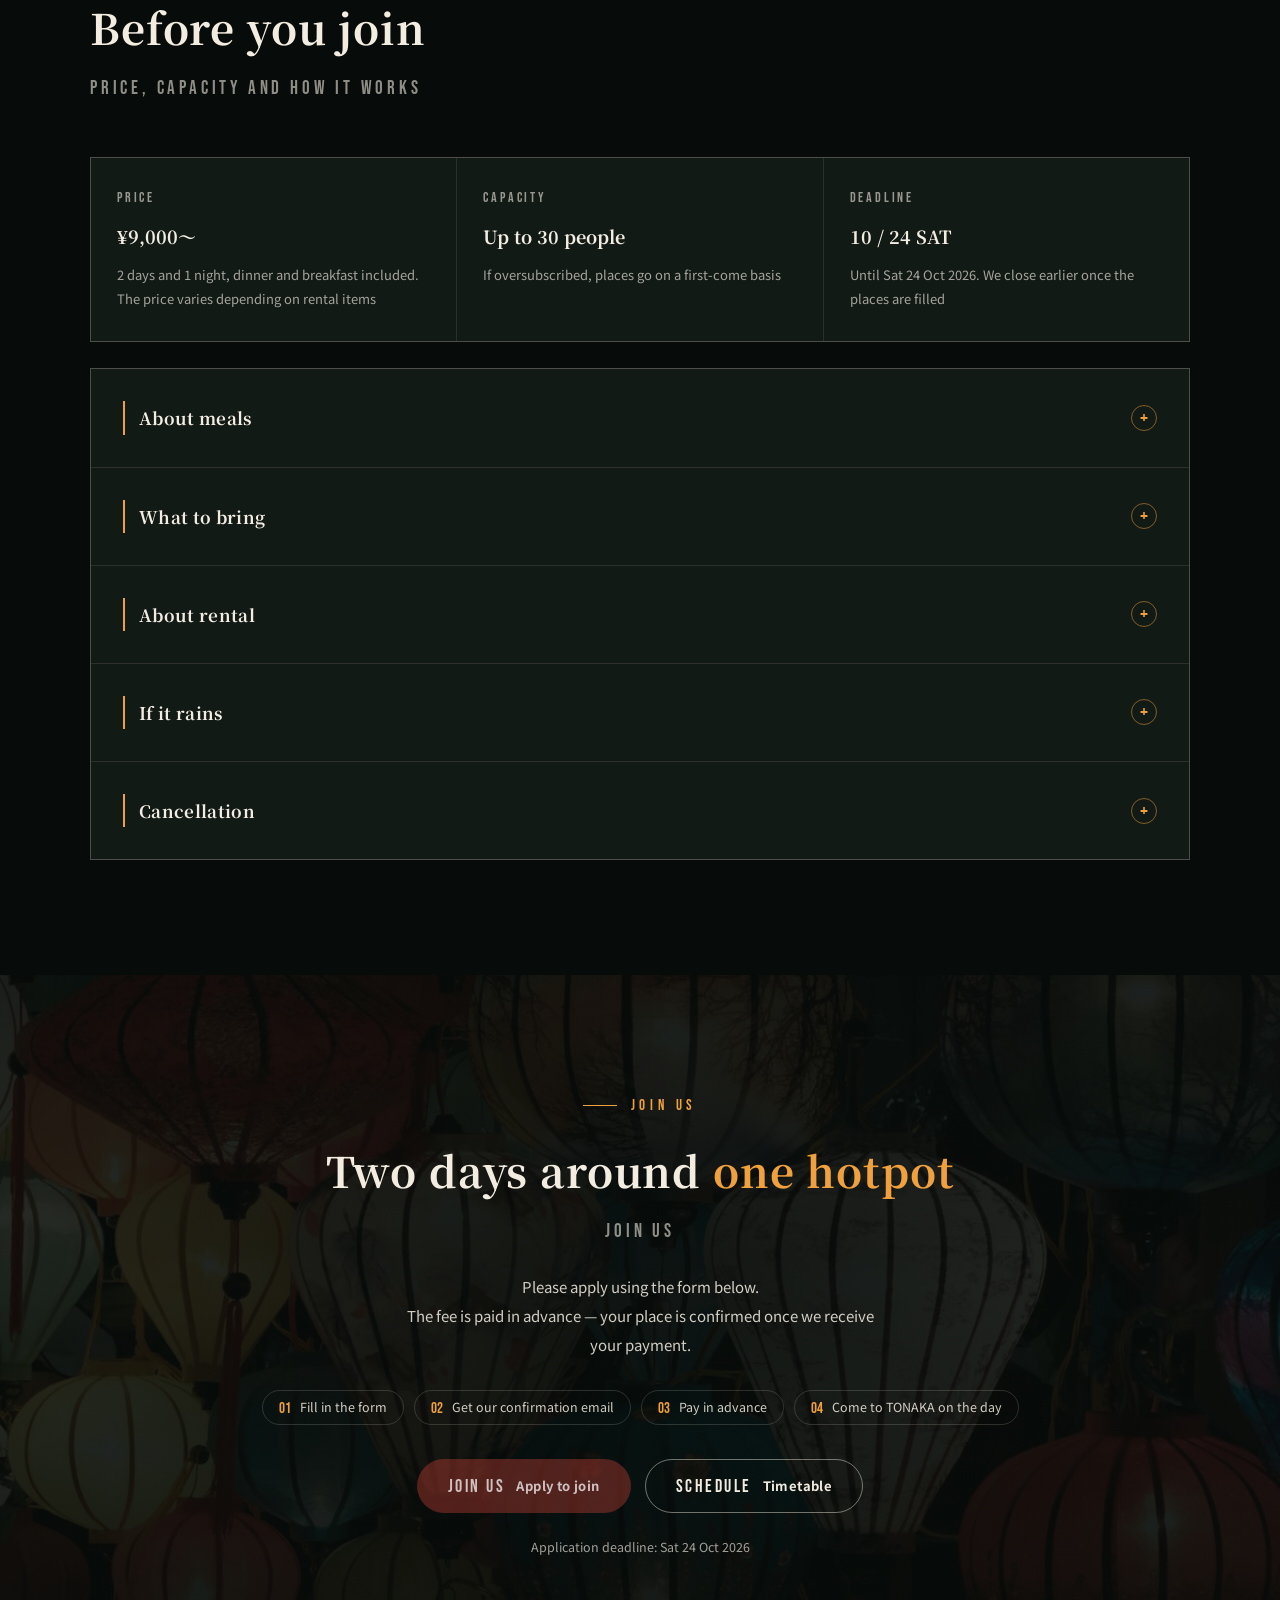
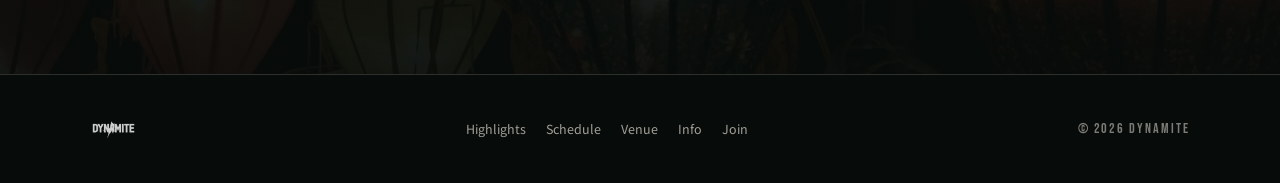
<file: okutama-hotpot/pattern-d.html>
<!DOCTYPE html>
<html lang="ja" data-lang="ja">
<head>
<meta charset="UTF-8">
<meta name="viewport" content="width=device-width, initial-scale=1.0">
<title>OKUTAMA HOTPOT EXCHANGE 2026｜鍋 × Lẩu × ランタンナイト｜TONAKA</title>
<!-- ラフ公開中のため検索避け。内容が確定したらこの1行を削除する -->
<meta name="robots" content="noindex, nofollow">
<meta name="description" content="2026.10.31-11.1、東京・檜原村のキャンプ場 TINY CAMP SPACE TONAKA を貸切って開催。日本の鍋とベトナムのLẩuを持ち寄る交換会と、自分たちでつくるランタンナイト。1泊2日の交流キャンプ。">
<meta property="og:type" content="website">
<meta property="og:title" content="OKUTAMA HOTPOT EXCHANGE 2026｜鍋 × Lẩu × ランタンナイト">
<meta property="og:description" content="ひとつの鍋が、いちばん早い自己紹介になる。日本×ベトナム、1泊2日の交流キャンプ。">
<link rel="preconnect" href="https://fonts.googleapis.com">
<link rel="preconnect" href="https://fonts.gstatic.com" crossorigin>
<link href="https://fonts.googleapis.com/css2?family=Bebas+Neue&family=Noto+Sans+JP:wght@400;500;700&family=Noto+Serif+JP:wght@500;700&display=swap" rel="stylesheet">
<link rel="preload" as="image" href="img/hero-bonfire-1600.webp" media="(min-width: 861px)">
<link rel="preload" as="image" href="img/hero-bonfire-960.webp" media="(max-width: 860px)">
<link rel="stylesheet" href="pattern-d.css">
</head>
<body>

<!--
  ===========================================================================
  【多言語について】
  同じ内容を lang="ja"（日本語）／ lang="vi"（ベトナム語）／ lang="en"（英語）
  の3つ並べて書いています。ヘッダーの JP / VI / EN ボタンを押すと
  <html data-lang="○○"> が切り替わり、一致しない言語がCSSで非表示になります。
  ページの読み込み直しは起きません。

  ※ ベトナム語・英語は現状こちらで用意した仮訳です。
     藤井さんの原稿ができたら、各 lang="vi" / lang="en" の中身を
     差し替えてください。レイアウトはさわらなくて大丈夫です。

  【確認用の仕掛けについて】
  data-chg="…" と id="chg-N" が付いている要素が、今回の改訂で変更した箇所です
  （内訳は changes.html。左下のボタンで Before / After を切り替えられます）。
  公開時は data-chg 属性・chg-N の id・ページ末尾の「確認用」ブロックを削除してください。
  ===========================================================================
-->

<!-- ============================== ヘッダー ============================== -->
<header class="hd" id="hd">
  <a class="hd__brand" href="../index.html" aria-label="Dynamite">
    <img class="hd__logo" src="../logo-mark.png" alt="Dynamite">
    <span class="hd__ttl" data-chg="イベント名を Hotpot Exchange に変更" id="chg-1">Hotpot Exchange 2026</span>
  </a>

  <nav class="hd__nav" aria-label="ページ内ナビ">
    <a href="#main">Highlights</a>
    <a href="#schedule">Schedule</a>
    <a href="#venue">Venue</a>
    <a href="#info">Info</a>
  </nav>

  <div class="hd__right">
    <!-- 言語切替ボタン -->
    <div class="lang" role="group" aria-label="Language">
      <button type="button" data-lang="ja" aria-current="true">JP</button>
      <button type="button" data-lang="vi" aria-current="false">VI</button>
      <button type="button" data-lang="en" aria-current="false">EN</button>
    </div>
    <a class="hd__cta" href="#entry">Join</a>
  </div>
</header>

<main>

  <!-- ============================== HERO ============================== -->
  <section class="hero">
    <div class="hero__photo" aria-hidden="true"></div>
    <div class="hero__veil" aria-hidden="true"></div>

    <!-- 会場に張り渡したランタンの列（SVGで描画） -->
    <div class="hero__art" aria-hidden="true">
      <svg viewBox="0 0 1440 900" preserveAspectRatio="xMidYMid slice">
        <defs>
          <radialGradient id="lampGlow">
            <stop offset="0%" stop-color="#ffcf8a" stop-opacity="0.9"/>
            <stop offset="100%" stop-color="#f0a03c" stop-opacity="0"/>
          </radialGradient>
          <linearGradient id="lampA" x1="0" y1="0" x2="0" y2="1">
            <stop offset="0%" stop-color="#ffd79a"/><stop offset="100%" stop-color="#f0932c"/>
          </linearGradient>
          <linearGradient id="lampB" x1="0" y1="0" x2="0" y2="1">
            <stop offset="0%" stop-color="#ff9a86"/><stop offset="100%" stop-color="#e2483c"/>
          </linearGradient>
          <g id="lamp">
            <line x1="0" y1="-70" x2="0" y2="-24" stroke="#f2ece1" stroke-opacity="0.18"/>
            <ellipse cx="0" cy="-24" rx="9" ry="3.4" fill="#2a2018"/>
            <path d="M-9,-24 C-19,-8 -19,10 -9,24 L9,24 C19,10 19,-8 9,-24 Z" fill="url(#lampA)"/>
            <path d="M-9,-24 C-19,-8 -19,10 -9,24 L-2,24 C-9,10 -9,-8 -2,-24 Z" fill="#fff2d2" opacity="0.35"/>
            <ellipse cx="0" cy="24" rx="9" ry="3.4" fill="#2a2018"/>
            <line x1="0" y1="27" x2="0" y2="42" stroke="#e2483c" stroke-width="1.6"/>
            <circle cx="0" cy="44" r="2.4" fill="#e2483c"/>
          </g>
          <g id="lampV">
            <line x1="0" y1="-70" x2="0" y2="-24" stroke="#f2ece1" stroke-opacity="0.18"/>
            <ellipse cx="0" cy="-24" rx="9" ry="3.4" fill="#2a2018"/>
            <path d="M-9,-24 C-19,-8 -19,10 -9,24 L9,24 C19,10 19,-8 9,-24 Z" fill="url(#lampB)"/>
            <path d="M-9,-24 C-19,-8 -19,10 -9,24 L-2,24 C-9,10 -9,-8 -2,-24 Z" fill="#ffd2c6" opacity="0.32"/>
            <ellipse cx="0" cy="24" rx="9" ry="3.4" fill="#2a2018"/>
            <line x1="0" y1="27" x2="0" y2="42" stroke="#f0a03c" stroke-width="1.6"/>
            <circle cx="0" cy="44" r="2.4" fill="#f0a03c"/>
          </g>
        </defs>
        <path d="M-20,150 C240,238 480,196 720,244 C980,296 1220,238 1460,300" fill="none" stroke="#f2ece1" stroke-opacity="0.14"/>
        <g class="lantern"><g transform="translate(150,206)"><circle r="52" fill="url(#lampGlow)" opacity="0.5"/><use href="#lamp"/></g></g>
        <g class="lantern lantern--b"><g transform="translate(310,214)"><circle r="46" fill="url(#lampGlow)" opacity="0.42"/><use href="#lampV"/></g></g>
        <g class="lantern lantern--c"><g transform="translate(470,224)"><circle r="52" fill="url(#lampGlow)" opacity="0.5"/><use href="#lamp"/></g></g>
        <g class="lantern lantern--d"><g transform="translate(640,248)"><circle r="46" fill="url(#lampGlow)" opacity="0.4"/><use href="#lampV"/></g></g>
        <g class="lantern lantern--b"><g transform="translate(820,268)"><circle r="52" fill="url(#lampGlow)" opacity="0.5"/><use href="#lamp"/></g></g>
        <g class="lantern lantern--c"><g transform="translate(1000,272)"><circle r="46" fill="url(#lampGlow)" opacity="0.42"/><use href="#lampV"/></g></g>
        <g class="lantern"><g transform="translate(1180,262)"><circle r="52" fill="url(#lampGlow)" opacity="0.48"/><use href="#lamp"/></g></g>
        <g class="lantern lantern--d"><g transform="translate(1350,286)"><circle r="46" fill="url(#lampGlow)" opacity="0.4"/><use href="#lampV"/></g></g>
      </svg>
    </div>

    <div class="hero__inner">
      <div class="wrap">
        <p class="hero__date">2026.10.31 SAT 〜 11.01 SUN</p>

        <h1 class="hero__ttl" data-chg="イベント名を CLASH → EXCHANGE に変更。英字サブも Nabe × Lẩu × Lantern Night に" id="chg-2">
          <span>Okutama</span>
          <span class="l2">Hotpot Exchange</span>
          <span class="l3">2026 &nbsp;/&nbsp; Nabe × Lẩu × Lantern Night</span>
        </h1>

        <p class="hero__jp">
          <span lang="ja">ひとつの​鍋が、<b>いちばん早い​自己紹介</b>になる。</span>
          <span lang="vi">Một nồi lẩu chung là <b>cách làm quen nhanh nhất</b>.</span>
          <span lang="en">One hotpot is <b>the fastest introduction</b>.</span>
        </p>

        <p class="hero__sub" data-chg="バトルの表現をやめ、持ち寄って分け合う交流の書き方に変更" id="chg-3">
          <span lang="ja">日本の​鍋と、​ベトナムの​Lẩu​（ラウ）<br>持ち寄った​調味料で​チームごとに​鍋をつくって、​みんなで​食べます。<br>夕方は、​昼につくった​ランタンを​一斉に​灯します。<br>会場は、​東京・檜原村の​小さな​キャンプ場を​まるごと​貸切。</span>
          <span lang="vi">Nồi lẩu Nhật và lẩu Việt.<br>Mỗi đội nấu một nồi từ gia vị mang theo, rồi cùng nhau ăn.<br>Buổi chiều, chúng ta thắp đồng loạt những chiếc đèn lồng làm ban ngày.<br>Địa điểm: bao trọn một khu cắm trại nhỏ ở làng Hinohara, Tokyo.</span>
          <span lang="en">Japanese nabe and Vietnamese lẩu.<br>Each team cooks a pot with the seasonings they bring, and we all eat together.<br>In the evening we light the lanterns we made during the day, all at once.<br>The venue: a small campsite in Hinohara, Tokyo, booked out just for us.</span>
        </p>

        <div class="hero__acts">
          <a class="pill pill--fill" href="#entry">
            <span class="pill__en">Join us</span>
            <span class="pill__jp">
              <span lang="ja">参加を​申し込む</span>
              <span lang="vi">Đăng ký tham gia</span>
              <span lang="en">Apply to join</span>
            </span>
          </a>
          <a class="pill pill--line" href="#main">
            <span class="pill__en">Highlights</span>
            <span class="pill__jp">
              <span lang="ja">メインコンテンツ</span>
              <span lang="vi">Nội dung chính</span>
              <span lang="en">Main contents</span>
            </span>
          </a>
        </div>
      </div>
    </div>

    <span class="hero__scroll">SCROLL</span>
  </section>

  <!-- ============================== 開催概要バー ============================== -->
  <section class="facts" aria-label="開催概要">
    <div class="wrap facts__in">
      <div class="facts__i">
        <p class="facts__k">Date</p>
        <p class="facts__v" data-chg="終了時刻を 11/01 11:00 → 10:00 に変更" id="chg-4">10/31 SAT 13:00 〜<br>11/01 SUN 10:00</p>
        <p class="facts__s">
          <span lang="ja">1泊2日</span>
          <span lang="vi">2 ngày 1 đêm</span>
          <span lang="en">2 days, 1 night</span>
        </p>
      </div>
      <div class="facts__i">
        <p class="facts__k">Place</p>
        <p class="facts__v" data-chg="会場名を公式表記 TINY CAMP SPACE TONAKA に変更" id="chg-5">TONAKA</p>
        <p class="facts__s" data-chg="「1日1組限定の貸切キャンプ場」を削除し、貸切開催の表記に変更" id="chg-6">
          <span lang="ja">TINY CAMP SPACE｜東京・檜原村／キャンプ場を​貸切って​開催</span>
          <span lang="vi">TINY CAMP SPACE — Làng Hinohara, Tokyo / bao trọn khu cắm trại</span>
          <span lang="en">TINY CAMP SPACE — Hinohara, Tokyo / the campsite is booked out for us</span>
        </p>
      </div>
      <div class="facts__i">
        <p class="facts__k" data-chg="項目名を Fee → Price に変更" id="chg-7">Price</p>
        <p class="facts__v">¥9,000〜</p>
        <p class="facts__s" data-chg="金額を ¥9,000〜 に確定。レンタルによる変動を追記" id="chg-8">
          <span lang="ja">事前入金制／レンタル品に​よって​金額が​変わります</span>
          <span lang="vi">Thanh toán trước / Giá thay đổi tùy theo đồ thuê</span>
          <span lang="en">Prepaid / The price varies depending on rental items</span>
        </p>
      </div>
      <div class="facts__i">
        <p class="facts__k">Language</p>
        <p class="facts__v">日本語 / Tiếng Việt</p>
        <p class="facts__s" data-chg="通訳サポートあり、に確定" id="chg-9">
          <span lang="ja">通訳サポートあり</span>
          <span lang="vi">Có hỗ trợ phiên dịch</span>
          <span lang="en">Interpretation support available</span>
        </p>
      </div>
    </div>
  </section>

  <!-- ============================== 主役2本 ============================== -->
  <section class="sec sec--deep" id="main">
    <div class="wrap">
      <div data-rv>
        <p class="kicker">01 &nbsp;Highlights</p>
        <h2 class="h2" data-chg="見出しを変更（勝負の表現を外す）。句点を削除" id="chg-10">
          <span lang="ja">つくって、​分け合って、<em>灯す</em></span>
          <span lang="vi">Cùng nấu, cùng chia, cùng <em>thắp sáng</em></span>
          <span lang="en">Cook, share, and <em>light up</em></span>
        </h2>
        <p class="h2-en">Cook together, share, and light up the forest</p>
      </div>

      <div class="main2">

        <!-- 主役① 鍋とLẩuの交換会 -->
        <article class="mn" data-rv>
          <div class="mn__art">
            <span class="mn__badge">Main 01</span>
            <img src="img/tonaka-night-wide-640.webp" srcset="img/tonaka-night-wide-640.webp 640w, img/tonaka-night-wide-1280.webp 1280w" sizes="(max-width: 860px) 100vw, 50vw" width="1280" height="853" decoding="async" alt="焚き火を囲む夜のTONAKA" loading="lazy" data-chg="写真をTONAKAの実写（夜の焚き火）に差し替え。Main 02 と同じ横長（3:2）に" id="chg-11">
          </div>
          <div class="mn__b">
            <h3 class="mn__t" data-chg="「日越融合スープバトル」→「鍋とLẩuの交換会」に変更" id="chg-12">
              <span lang="ja">鍋とLẩuの​交換会</span>
              <span lang="vi">Giao lưu Nabe – Lẩu</span>
              <span lang="en">Nabe × Lẩu Exchange</span>
            </h3>
            <p class="mn__vn">Giao lưu Nabe – Lẩu</p>
            <p class="mn__en">Nabe × Lẩu Exchange</p>

            <p class="mn__p" data-chg="バトル・ドラフト会議・投票をすべて削除。持ち寄って分け合う内容に書き換え" id="chg-13">
              <span lang="ja">共通の​基本食材​（肉・野菜）⁠は​全員おなじ。​そこへ​日本と​ベトナムの​調味料を​持ち寄って、​チームごとに​ひと鍋つくります。<br>味噌と​ヌクマム、​柚子胡椒と​レモングラス——組み合わせは​自由です。<br>できあがったら​全部を​並べて、​マイコップを​片手に​みんなで​食べ歩き。</span>
              <span lang="vi">Nguyên liệu cơ bản (thịt, rau) giống nhau cho tất cả mọi người. Mỗi đội mang gia vị Nhật và Việt đến để nấu một nồi của riêng mình — miso và nước mắm, yuzu kosho và sả, phối hợp tùy ý. Khi xong, tất cả các nồi được bày ra và mọi người cầm cốc riêng đi nếm thử.</span>
              <span lang="en">Everyone starts from the same base ingredients (meat and vegetables). Each team brings Japanese and Vietnamese seasonings and cooks one pot — miso and fish sauce, yuzu kosho and lemongrass, combined however you like. When the pots are ready we line them all up and taste our way around with a cup in hand.</span>
            </p>

            <p class="mn__time" data-chg="時間を 15:00〜16:00 に変更" id="chg-14">15:00〜16:00</p>
          </div>
        </article>

        <!-- 主役② ホイアンのランタンナイト -->
        <article class="mn mn--flip" data-rv>
          <div class="mn__art">
            <span class="mn__badge">Main 02</span>
            <img src="img/lantern-wall-700.webp" srcset="img/lantern-wall-700.webp 700w, img/lantern-wall-1200.webp 1200w" sizes="(max-width: 860px) 100vw, 50vw" width="1200" height="800" decoding="async" alt="ホイアンのランタンが灯る夜" loading="lazy">
          </div>
          <div class="mn__b">
            <h3 class="mn__t">
              <span lang="ja">ホイアンの​ランタンナイト</span>
              <span lang="vi">Đêm đèn lồng Hội An</span>
              <span lang="en">Hoi An Lantern Night</span>
            </h3>
            <p class="mn__vn">Đêm đèn lồng Hội An</p>
            <p class="mn__en">Hoi An Lantern Night</p>

            <p class="mn__p" data-chg="ワークショップで自分たちがつくったランタンを使う流れに変更" id="chg-15">
              <span lang="ja">昼のワークショップで、​ひとりひとつランタン​（LED使用）⁠を​つくります。<br>日が傾いたころ、​自分の​手でつくった​明かりを​カウントダウンで​一斉点灯。​ベトナムの​古都ホイアンのような​光が、​森いっぱいに​広がります。</span>
              <span lang="vi">Vào buổi chiều, mỗi người tự làm một chiếc đèn lồng (dùng đèn LED) trong buổi workshop. Khi trời ngả bóng, chúng ta cùng đếm ngược và thắp sáng chính chiếc đèn mình làm — ánh sáng lan khắp rừng như phố cổ Hội An.</span>
              <span lang="en">In the afternoon workshop, everyone makes their own lantern (LED). As the light fades we count down and switch them on together, and the forest fills with light like the old town of Hoi An.</span>
            </p>

            <p class="mn__time" data-chg="時間を 16:00〜 に変更" id="chg-16">16:00〜</p>
          </div>
        </article>

      </div>
    </div>
  </section>

  <!-- ============================== 当日の流れ ============================== -->
  <section class="sec" id="schedule">
    <div class="wrap">
      <div data-rv>
        <p class="kicker">02 &nbsp;Schedule</p>
        <h2 class="h2" data-chg="見出しの句点を削除" id="chg-17">
          <span lang="ja">当日の<em>流れ</em></span>
          <span lang="vi">Lịch trình <em>hai ngày</em></span>
          <span lang="en">How the <em>two days</em> go</span>
        </h2>
        <p class="h2-en" data-chg="「タイムテーブルは仮です／確定次第この表を差し替えます」の注記を削除" id="chg-18">Two days, from hotpot to lanterns</p>
      </div>

      <div class="sch">
        <!-- DAY 1 -->
        <div data-rv>
          <div class="sch__h">
            <p class="sch__d">Day 1</p>
            <p class="sch__tag">10 / 31 SAT</p>
          </div>
          <div class="sch__r">
            <p class="sch__t">13:00</p>
            <p class="sch__ti" data-chg="「現地集合・チーム発表」→「チェックイン・テント設営」に変更" id="chg-19">
              <span lang="ja">チェックイン・テント設営<span class="sch__s">Check-in &amp; set up</span></span>
              <span lang="vi">Nhận chỗ, dựng lều<span class="sch__s">Check-in &amp; set up</span></span>
              <span lang="en">Check-in &amp; pitch tents<span class="sch__s">Check-in &amp; set up</span></span>
            </p>
          </div>
          <div class="sch__r">
            <p class="sch__t">13:45</p>
            <p class="sch__ti">
              <span lang="ja">アイスブレイク＆ランタン作り<span class="sch__s">Ice break &amp; lantern making</span></span>
              <span lang="vi">Làm quen &amp; làm đèn lồng<span class="sch__s">Ice break &amp; lantern making</span></span>
              <span lang="en">Ice break &amp; lantern making<span class="sch__s">Ice break &amp; lantern making</span></span>
            </p>
          </div>
          <div class="sch__r sch__r--peak">
            <p class="sch__t" data-chg="調理スタートを 14:30 → 15:00 に変更" id="chg-20">15:00</p>
            <p class="sch__ti" data-chg="「スパイス争奪ドラフト会議」を削除" id="chg-21">
              <span lang="ja">鍋（Hotpot）​調理スタート<span class="sch__s">Cooking starts</span></span>
              <span lang="vi">Bắt đầu nấu lẩu<span class="sch__s">Cooking starts</span></span>
              <span lang="en">Hotpot cooking starts<span class="sch__s">Cooking starts</span></span>
            </p>
          </div>
          <div class="sch__r">
            <p class="sch__t">15:45</p>
            <p class="sch__ti" data-chg="「スープ・ホッピング（試飲＆投票）」→「みんなで試食会」に変更。投票を廃止" id="chg-22">
              <span lang="ja">みんなで​試食会<span class="sch__s">Tasting together</span></span>
              <span lang="vi">Cùng nếm thử các nồi lẩu<span class="sch__s">Tasting together</span></span>
              <span lang="en">Tasting together<span class="sch__s">Tasting together</span></span>
            </p>
          </div>
          <div class="sch__r sch__r--peak">
            <p class="sch__t" data-chg="点灯を 17:00 → 16:00 に変更" id="chg-23">16:00</p>
            <p class="sch__ti" data-chg="「表彰式」を削除" id="chg-24">
              <span lang="ja">ランタン一斉点灯<span class="sch__s">Lantern countdown</span></span>
              <span lang="vi">Thắp đèn lồng đồng loạt<span class="sch__s">Lantern countdown</span></span>
              <span lang="en">Lantern countdown<span class="sch__s">Lantern countdown</span></span>
            </p>
          </div>
          <div class="sch__r">
            <p class="sch__t">19:00</p>
            <p class="sch__ti" data-chg="「焚き火ネットワーキング」→「焚き火を囲んで自由時間」に変更" id="chg-25">
              <span lang="ja">焚き火を​囲んで​自由時間<span class="sch__s">Free time by the fire</span></span>
              <span lang="vi">Thời gian tự do bên đống lửa<span class="sch__s">Free time by the fire</span></span>
              <span lang="en">Free time by the fire<span class="sch__s">Free time by the fire</span></span>
            </p>
          </div>
          <div class="sch__r">
            <p class="sch__t">22:00</p>
            <p class="sch__ti">
              <span lang="ja">消灯・就寝<span class="sch__s">Lights out</span></span>
              <span lang="vi">Tắt đèn, đi ngủ<span class="sch__s">Lights out</span></span>
              <span lang="en">Lights out<span class="sch__s">Lights out</span></span>
            </p>
          </div>
        </div>

        <!-- DAY 2 -->
        <div data-rv>
          <div class="sch__h">
            <p class="sch__d">Day 2</p>
            <p class="sch__tag">11 / 01 SUN</p>
          </div>
          <div class="sch__r">
            <p class="sch__t">07:30</p>
            <p class="sch__ti">
              <span lang="ja">起床・モーニングコーヒー<span class="sch__s">Vietnamese coffee</span></span>
              <span lang="vi">Thức dậy, cà phê buổi sáng<span class="sch__s">Vietnamese coffee</span></span>
              <span lang="en">Wake up, morning coffee<span class="sch__s">Vietnamese coffee</span></span>
            </p>
          </div>
          <div class="sch__r sch__r--peak">
            <p class="sch__t">08:00</p>
            <p class="sch__ti">
              <span lang="ja">バインミー朝食タイム<span class="sch__s">Banh mi breakfast</span></span>
              <span lang="vi">Bữa sáng bánh mì<span class="sch__s">Banh mi breakfast</span></span>
              <span lang="en">Banh mi breakfast<span class="sch__s">Banh mi breakfast</span></span>
            </p>
          </div>
          <div class="sch__r">
            <p class="sch__t" data-chg="撤収・清掃を 09:30 → 08:30 に変更" id="chg-26">08:30</p>
            <p class="sch__ti">
              <span lang="ja">テント撤収・会場清掃<span class="sch__s">Pack up &amp; clean</span></span>
              <span lang="vi">Thu dọn lều &amp; dọn dẹp<span class="sch__s">Pack up &amp; clean</span></span>
              <span lang="en">Pack up tents &amp; clean<span class="sch__s">Pack up &amp; clean</span></span>
            </p>
          </div>
          <div class="sch__r">
            <p class="sch__t" data-chg="クロージングを 10:30 → 09:30 に変更" id="chg-27">09:30</p>
            <p class="sch__ti">
              <span lang="ja">クロージング＆記念撮影<span class="sch__s">Closing &amp; group photo</span></span>
              <span lang="vi">Bế mạc &amp; chụp ảnh chung<span class="sch__s">Closing &amp; group photo</span></span>
              <span lang="en">Closing &amp; group photo<span class="sch__s">Closing &amp; group photo</span></span>
            </p>
          </div>
          <div class="sch__r">
            <p class="sch__t" data-chg="解散を 11:00 → 10:00 に変更" id="chg-28">10:00</p>
            <p class="sch__ti">
              <span lang="ja">現地解散<span class="sch__s">Finish on site</span></span>
              <span lang="vi">Kết thúc, giải tán<span class="sch__s">Finish on site</span></span>
              <span lang="en">Finish on site<span class="sch__s">Finish on site</span></span>
            </p>
          </div>
            <p class="sch__note" data-rv data-chg="温泉の案内を表の下の注記に移動（「※要確認」と送迎の有無は書かない）" id="chg-29">
          <span lang="ja">※ 解散後、​希望者は​近隣の​温泉へどうぞ。</span>
          <span lang="vi">※ Sau khi kết thúc, ai muốn có thể ghé suối nước nóng gần đó.</span>
          <span lang="en">※ After we finish, you are welcome to visit a nearby hot spring.</span>
        </p>
        </div>
      </div>

    </div>
  </section>

  <!-- ============================== 会場 ============================== -->
  <section class="sec sec--paper" id="venue">
    <div class="wrap" data-rv>
        <p class="kicker">03 &nbsp;Venue</p>
        <h2 class="h2" data-chg="見出しを「小さなキャンプ場を、まるごと貸切」に変更" id="chg-30">
          <span lang="ja">小さな​キャンプ場を、<em>まるごと​貸切</em></span>
          <span lang="vi">Một khu cắm trại nhỏ, <em>dành riêng cho chúng ta</em></span>
          <span lang="en">A small campsite, <em>all to ourselves</em></span>
        </h2>
        <p class="h2-en">Tiny Camp Space TONAKA — Hinohara, Tokyo</p>
    </div>

    <figure class="wrap venue__wide" data-rv data-chg="会場写真をTONAKAの実写（朝の逆光のサイト全景・光量控えめ）に差し替え、本文幅いっぱいに配置。「イメージ写真」の注記を削除" id="chg-31">
      <img src="img/tonaka-golden-900.webp" srcset="img/tonaka-golden-900.webp 900w, img/tonaka-golden-1600.webp 1600w" sizes="(max-width: 1220px) 100vw, 1100px" width="1600" height="1067" decoding="async" alt="朝の光の中のTONAKA。センターハウスと山" loading="lazy">
    </figure>

    <div class="wrap venue">
      <div data-rv>
        <p class="lead" data-chg="会場の紹介文を書き直し（元ヘリポート跡・約1,000坪・全9サイト・標高約570m）" id="chg-32">
          <span lang="ja">会場は​東京・檜原村の​「TINY CAMP SPACE TONAKA」。​元ヘリポートの​跡地に​つくられた、​約1,000坪・全9サイトの​小さな​キャンプ場です。​この2日間は、​ここを​まるごと​貸切ります。​地場の​原木を​砕いた​ウッドチップが​全面に​敷かれ、​靴も服も​汚れません。​標高約570mの​地にあり、​目の前には​山々が​広がります。</span>
          <span lang="vi">Địa điểm là “TINY CAMP SPACE TONAKA” ở làng Hinohara, Tokyo — một khu cắm trại nhỏ khoảng 3.300 m², 9 sân, xây trên nền sân bay trực thăng cũ. Trong hai ngày này, chúng ta bao trọn cả khu. Toàn bộ mặt sân phủ dăm gỗ từ gỗ địa phương nên giày và quần áo không bị bẩn. Ở độ cao khoảng 570 m, trước mặt là những dãy núi trải rộng.</span>
          <span lang="en">The venue is “TINY CAMP SPACE TONAKA” in Hinohara, Tokyo — a small campsite of about 3,300 m² and nine pitches, built on a former helipad. For these two days we have the whole place to ourselves. The ground is covered in wood chips from local timber, so shoes and clothes stay clean. At about 570 m above sea level, with mountains spread out in front of you.</span>
        </p>

      </div>

      <dl class="venue__list" data-rv>
          <div class="venue__row">
            <dt>Address</dt>
            <dd data-chg="住所を記載し、Googleマップへのリンクを追加" id="chg-33">
              <a class="maplink" href="https://www.google.com/maps/search/?api=1&amp;query=%E6%9D%B1%E4%BA%AC%E9%83%BD%E8%A5%BF%E5%A4%9A%E6%91%A9%E9%83%A1%E6%AA%9C%E5%8E%9F%E6%9D%91%E4%BA%BA%E9%87%8C6858-18" target="_blank" rel="noopener">〒190-0222 東京都西多摩郡檜原村人里6858-18 <span class="maplink__x">↗</span></a>
            </dd>
          </div>
          <div class="venue__row">
            <dt>Access</dt>
            <dd data-chg="アクセスに自家用車可・駐車場ありを追記。送迎は「ご相談ください」に" id="chg-34">
              <span lang="ja">都心から​車で約90分​（圏央道の​各ICから​45〜50分）。​自家用車で​来られます​（駐車場あり）。​武蔵五日市駅からの​送迎は、​ご相談ください。</span>
              <span lang="vi">Khoảng 90 phút lái xe từ trung tâm Tokyo (45–50 phút từ các nút giao đường Ken-O). Bạn có thể đi xe riêng (có chỗ đậu). Về việc đưa đón từ ga Musashi-Itsukaichi, vui lòng liên hệ với chúng tôi.</span>
              <span lang="en">About 90 min by car from central Tokyo (45–50 min from the Ken-O Expressway exits). Coming by car is fine (parking available). For pick-up from Musashi-Itsukaichi Station, please contact us.</span>
            </dd>
          </div>
          <div class="venue__row">
            <dt>Stay</dt>
            <dd data-chg="有料レンタルあり・数に限りがあるため事前申込制、に確定" id="chg-35">
              <span lang="ja">テント泊。​有料レンタルが​あります​（数に​限りが​あるため事前申込制）。</span>
              <span lang="vi">Ngủ lều. Có cho thuê thiết bị (số lượng có hạn, cần đăng ký trước).</span>
              <span lang="en">Camping in tents. Paid rental is available (limited stock, advance booking required).</span>
            </dd>
          </div>
          <div class="venue__row">
            <dt>Facility</dt>
            <dd data-chg="設備の記載を更新（炊事場・トイレ・駐車場）" id="chg-36">
              <span lang="ja">全面ウッドチップ・炊事場・トイレ・駐車場</span>
              <span lang="vi">Sân phủ dăm gỗ toàn bộ, khu bếp, nhà vệ sinh, chỗ đậu xe</span>
              <span lang="en">Wood-chip ground throughout, cooking area, toilets and parking</span>
            </dd>
          </div>
      </dl>
    </div>

    <!-- 施設の写真（TONAKA 提供） -->
    <div class="wrap" data-rv>
      <ul class="venue__gal" data-chg="施設の写真3点（センターハウス／広場サイト／デッキサイト）を追加。真ん中のキャプションを短く" id="chg-37">
        <li>
          <figure>
            <img src="img/tonaka-centerhouse-480.webp" srcset="img/tonaka-centerhouse-480.webp 480w, img/tonaka-centerhouse-960.webp 960w" sizes="(max-width: 860px) 100vw, 360px" width="960" height="640" decoding="async" alt="センターハウス" loading="lazy">
            <figcaption>Center House
              <span lang="ja">受付・物販・トイレ・炊事場</span>
              <span lang="vi">Lễ tân, cửa hàng, nhà vệ sinh, khu bếp</span>
              <span lang="en">Reception, shop, toilets, cooking area</span>
            </figcaption>
          </figure>
        </li>
        <li>
          <figure>
            <img src="img/tonaka-hiroba-480.webp" srcset="img/tonaka-hiroba-480.webp 480w, img/tonaka-hiroba-960.webp 960w" sizes="(max-width: 860px) 100vw, 360px" width="960" height="640" decoding="async" alt="広場サイト" loading="lazy">
            <figcaption>Hiroba Site
              <span lang="ja">山を望む平地の​サイト</span>
              <span lang="vi">Sân bằng phẳng nhìn ra núi</span>
              <span lang="en">Flat pitches facing the mountains</span>
            </figcaption>
          </figure>
        </li>
        <li>
          <figure>
            <img src="img/tonaka-deck-480.webp" srcset="img/tonaka-deck-480.webp 480w, img/tonaka-deck-960.webp 960w" sizes="(max-width: 860px) 100vw, 360px" width="960" height="640" decoding="async" alt="デッキサイト" loading="lazy">
            <figcaption>Deck Site
              <span lang="ja">ウッドデッキの​ある、​屋根つきの​サイト</span>
              <span lang="vi">Sân có sàn gỗ và mái che</span>
              <span lang="en">A covered pitch with a wooden deck</span>
            </figcaption>
          </figure>
        </li>
      </ul>
    </div>

    <!-- 動画と地図 -->
    <div class="wrap" data-rv>
      <a class="vtube" href="https://www.youtube.com/watch?v=1v6EU2Je6Xo" target="_blank" rel="noopener" data-chg="施設紹介動画のカード（サムネイル＋再生ボタン）を追加" id="chg-38">
        <span class="vtube__th">
          <img src="img/tonaka-video-640.webp" srcset="img/tonaka-video-640.webp 640w, img/tonaka-video-1280.webp 1280w" sizes="(max-width: 860px) 100vw, 46vw" width="1280" height="720" decoding="async" alt="" loading="lazy">
          <span class="vtube__play" aria-hidden="true"></span>
        </span>
        <span class="vtube__b">
          <span class="vtube__k">YouTube ／ TONAKA</span>
          <span class="vtube__s">
            <span lang="ja">TONAKAが​公開している​施設紹介​（2026年8月）。​受付から​各サイトまで、​ひと通り​見られます。​当日の​動きが​想像しやすくなります。</span>
            <span lang="vi">Video giới thiệu do TONAKA đăng (tháng 8/2026), từ lễ tân đến từng sân. Xem trước để dễ hình dung ngày hôm đó.</span>
            <span lang="en">TONAKA's own tour of the site (Aug 2026), from reception to every pitch. It makes the day much easier to picture.</span>
          </span>
          <span class="vtube__c">
            <span lang="ja">▶ 動画を​見る</span>
            <span lang="vi">▶ Xem video</span>
            <span lang="en">▶ Watch</span>
          </span>
        </span>
      </a>

      <div class="vmap" data-chg="地図を追加（全幅）" id="chg-39">
        <iframe
          src="https://maps.google.com/maps?q=%E6%9D%B1%E4%BA%AC%E9%83%BD%E8%A5%BF%E5%A4%9A%E6%91%A9%E9%83%A1%E6%AA%9C%E5%8E%9F%E6%9D%91%E4%BA%BA%E9%87%8C6858-18&amp;hl=ja&amp;z=15&amp;output=embed"
          title="TONAKA の場所"
          loading="lazy" referrerpolicy="no-referrer-when-downgrade"></iframe>
      </div>
    </div>
  </section>

  <!-- ============================== 参加にあたって ============================== -->
  <section class="sec sec--deep" id="info">
    <div class="wrap">
      <div data-rv>
        <p class="kicker">04 &nbsp;Information</p>
        <h2 class="h2" data-chg="見出しの句点を削除" id="chg-40">
          <span lang="ja">参加に​あたって</span>
          <span lang="vi">Trước khi tham gia</span>
          <span lang="en">Before you join</span>
        </h2>
        <p class="h2-en">Price, capacity and how it works</p>
      </div>

      <div class="info">
        <div class="info__c" data-rv>
          <p class="info__k" data-chg="項目名を Fee → Price に変更" id="chg-41">Price</p>
          <p class="info__v" data-chg="¥9,000〜 に確定" id="chg-42">¥9,000〜</p>
          <p class="info__s">
            <span lang="ja">1泊2日・夕食／朝食つき。​レンタル品に​よって​金額が​変わります</span>
            <span lang="vi">2 ngày 1 đêm, đã gồm bữa tối và bữa sáng. Giá thay đổi tùy theo đồ thuê</span>
            <span lang="en">2 days and 1 night, dinner and breakfast included. The price varies depending on rental items</span>
          </p>
        </div>
        <div class="info__c" data-rv>
          <p class="info__k">Capacity</p>
          <p class="info__v" data-chg="定員を30名までに確定" id="chg-43">
            <span lang="ja">30名まで</span>
            <span lang="vi">Tối đa 30 người</span>
            <span lang="en">Up to 30 people</span>
          </p>
          <p class="info__s">
            <span lang="ja">申込多数の​場合は​先着順です</span>
            <span lang="vi">Nếu vượt quá số chỗ, ưu tiên người đăng ký trước</span>
            <span lang="en">If oversubscribed, places go on a first-come basis</span>
          </p>
        </div>
        <div class="info__c" data-rv>
          <p class="info__k" data-chg="Language の枠をやめ、申込締切に差し替え" id="chg-44">Deadline</p>
          <p class="info__v">10 / 24 SAT</p>
          <p class="info__s">
            <span lang="ja">2026年10月24日​（土）⁠まで。​定員に​達し次第、​締め切ります</span>
            <span lang="vi">Đến hết ngày 24/10/2026 (Thứ Bảy). Sẽ đóng sớm nếu đủ số người</span>
            <span lang="en">Until Sat 24 Oct 2026. We close earlier once the places are filled</span>
          </p>
        </div>
      </div>

      <!-- 長めの案内（見出しを押すと開く） -->
      <div class="notes" data-chg="長文の案内を折りたたみ式に変更" id="chg-45">

        <details class="note note--ph" data-rv data-chg="食事の案内を追加（持ち込み・夕朝食・ドリンク販売）" id="chg-46">
          <summary class="note__t">
            <span lang="ja">食事に​ついて</span>
            <span lang="vi">Về bữa ăn</span>
            <span lang="en">About meals</span>
          </summary>
          <div class="note__in">
            <div class="note__b">
            <p>
              <span lang="ja">食材の​持ち込みは​ご遠慮ください。​夕食・​朝食は​こちらで​用意します​（お菓子などの​軽食は​持ち込んでいただいて​大丈夫です）。<br>会場では、​ベトナムビールや​ソフトドリンクも​販売しています。</span>
              <span lang="vi">Vui lòng không mang nguyên liệu nấu ăn đến. Bữa tối và bữa sáng do chúng tôi chuẩn bị (đồ ăn vặt thì bạn cứ mang theo thoải mái).<br>Tại chỗ có bán bia Việt Nam và nước ngọt.</span>
              <span lang="en">Please don't bring your own ingredients. Dinner and breakfast are provided by us (snacks are fine to bring).<br>Vietnamese beer and soft drinks are on sale at the venue.</span>
            </p>
          </div>
            <figure class="note__ph">
            <img src="img/banhmi-480.webp" srcset="img/banhmi-480.webp 480w, img/banhmi-800.webp 800w" sizes="(max-width: 860px) 100vw, 320px" width="800" height="1424" decoding="async" alt="2日目の朝食、バインミー" loading="lazy">
          </figure>
          </div>
        </details>

        <details class="note" data-rv data-chg="持ち物の案内を追加（マイコップ・防寒着）" id="chg-47">
          <summary class="note__t">
            <span lang="ja">持ち物に​ついて</span>
            <span lang="vi">Đồ cần mang theo</span>
            <span lang="en">What to bring</span>
          </summary>
          <div class="note__b">
            <p>
              <span lang="ja">マイコップと​防寒着を​お持ちください。<br>10月末の​檜原村は​標高約570m。​日中は​穏やかでも、​日が落ちると​一気に​冷え込みます。​ダウンや​フリースなど、​重ね着できる​上着が​あると​安心です。</span>
              <span lang="vi">Hãy mang theo cốc cá nhân và áo ấm.<br>Cuối tháng 10, Hinohara ở độ cao khoảng 570 m — ban ngày dễ chịu nhưng khi mặt trời lặn sẽ lạnh nhanh. Nên có áo khoác có thể mặc nhiều lớp như áo lông vũ hoặc áo nỉ.</span>
              <span lang="en">Please bring your own cup and warm clothes.<br>Hinohara sits at about 570 m; late-October days are mild, but it turns cold fast once the sun goes down. A down jacket or fleece you can layer is a good idea.</span>
            </p>
          </div>
        </details>

        <details class="note" data-rv data-chg="レンタル品の一覧を追加" id="chg-48">
          <summary class="note__t">
            <span lang="ja">レンタルに​ついて</span>
            <span lang="vi">Về đồ cho thuê</span>
            <span lang="en">About rental</span>
          </summary>
          <div class="note__b">
            <p>
              <span lang="ja">数に限りが​あります。​お持ちの​方は、​できるだけ​ご持参ください。<br>用意している​ものは​下記の​とおりです。​料金や​詳しい​条件は、​申込フォームに​記載しています。</span>
              <span lang="vi">Số lượng có hạn. Nếu bạn có sẵn, hãy mang theo giúp chúng tôi.<br>Dưới đây là những gì chúng tôi chuẩn bị. Giá và điều kiện chi tiết được ghi trong form đăng ký.</span>
              <span lang="en">Stock is limited, so please bring your own if you have it.<br>Here is what we have. Prices and details are in the application form.</span>
            </p>
            <ul class="rent">
              <li>
                <span lang="ja">テント​（1〜4名用）​— 人数に​応じて​ご用意します</span>
                <span lang="vi">Lều (1–4 người) — chuẩn bị theo số lượng người</span>
                <span lang="en">Tents (for 1–4) — arranged according to numbers</span>
              </li>
              <li>
                <span lang="ja">ファミリーテント​（4人用）​×1 ／ 2ルームテント​（4人用）​×1 ／ ソロテント ×2〜3</span>
                <span lang="vi">Lều gia đình (4 người) ×1 / Lều 2 phòng (4 người) ×1 / Lều đơn ×2–3</span>
                <span lang="en">Family tent (for 4) ×1 / Two-room tent (for 4) ×1 / Solo tents ×2–3</span>
              </li>
              <li>
                <span lang="ja">コット ×3 ／ マット</span>
                <span lang="vi">Giường xếp ×3 / Thảm nằm</span>
                <span lang="en">Cots ×3 / Sleeping mats</span>
              </li>
              <li>
                <span lang="ja">テーブル​（大きめ）​×2</span>
                <span lang="vi">Bàn (cỡ lớn) ×2</span>
                <span lang="en">Tables (large) ×2</span>
              </li>
              <li>
                <span lang="ja">チェア ×7脚​（ベンチを​含む）​／ ミニチェアも​あります</span>
                <span lang="vi">Ghế ×7 (gồm cả ghế băng) / Có cả ghế mini</span>
                <span lang="en">Chairs ×7 (including benches) / Mini chairs also available</span>
              </li>
            </ul>
          </div>
        </details>

        <details class="note" data-rv data-chg="雨天時の扱いを追加（小雨決行・2週間前と1週間前を目安に判断）" id="chg-49">
          <summary class="note__t">
            <span lang="ja">雨天時に​ついて</span>
            <span lang="vi">Trường hợp trời mưa</span>
            <span lang="en">If it rains</span>
          </summary>
          <div class="note__b">
            <p>
              <span lang="ja">小雨は​決行します。​荒天が​見込まれる​場合は、​開催の​2週間前と​1週間前を​目安に​運営で​判断し、​お申し込みいただいた​方へご連絡します。</span>
              <span lang="vi">Mưa nhỏ vẫn tổ chức. Nếu dự báo thời tiết xấu, ban tổ chức sẽ quyết định vào khoảng 2 tuần và 1 tuần trước ngày diễn ra, và liên hệ với những người đã đăng ký.</span>
              <span lang="en">We go ahead in light rain. If severe weather is forecast, we decide around two weeks and one week before the event, and contact everyone who has applied.</span>
            </p>
          </div>
        </details>

        <details class="note" data-rv data-chg="キャンセル規定を追加（返金率・振込手数料）" id="chg-50">
          <summary class="note__t">
            <span lang="ja">キャンセルに​ついて</span>
            <span lang="vi">Về việc hủy</span>
            <span lang="en">Cancellation</span>
          </summary>
          <div class="note__b">
            <p>
              <span lang="ja">事前入金制です。​キャンセルの​ご連絡を​いただいた​時期に​応じて、​下記の​とおり返金します。<br>返金の​際の振込手数料は、​お客様の​ご負担と​なります。</span>
              <span lang="vi">Chương trình thanh toán trước. Chúng tôi hoàn tiền theo thời điểm bạn báo hủy như dưới đây.<br>Phí chuyển khoản khi hoàn tiền do người tham gia chịu.</span>
              <span lang="en">This event is prepaid. Refunds depend on when you tell us, as below.<br>Bank transfer fees for refunds are paid by the participant.</span>
            </p>
            <ul class="cxl">
              <li>
                <b>
                  <span lang="ja">11日前まで</span>
                  <span lang="vi">Trước 11 ngày</span>
                  <span lang="en">11+ days before</span>
                </b>
                <span class="cxl__v">
                  <span lang="ja">全額返金</span>
                  <span lang="vi">Hoàn 100%</span>
                  <span lang="en">Full refund</span>
                </span>
              </li>
              <li>
                <b>
                  <span lang="ja">10日前〜8日前</span>
                  <span lang="vi">10–8 ngày trước</span>
                  <span lang="en">10–8 days before</span>
                </b>
                <span class="cxl__v">70%</span>
              </li>
              <li>
                <b>
                  <span lang="ja">7日前〜3日前</span>
                  <span lang="vi">7–3 ngày trước</span>
                  <span lang="en">7–3 days before</span>
                </b>
                <span class="cxl__v">50%</span>
              </li>
              <li>
                <b>
                  <span lang="ja">2日前〜前日</span>
                  <span lang="vi">2 ngày–1 ngày trước</span>
                  <span lang="en">2 days–1 day before</span>
                </b>
                <span class="cxl__v">20%</span>
              </li>
              <li>
                <b>
                  <span lang="ja">当日</span>
                  <span lang="vi">Ngày diễn ra</span>
                  <span lang="en">On the day</span>
                </b>
                <span class="cxl__v">
                  <span lang="ja">返金なし</span>
                  <span lang="vi">Không hoàn tiền</span>
                  <span lang="en">No refund</span>
                </span>
              </li>
            </ul>
          </div>
        </details>

      </div>
    </div>
  </section>

  <!-- ============================== 申し込み ============================== -->
  <section class="sec entry" id="entry">
    <div class="entry__art" aria-hidden="true"></div>
    <div class="entry__veil" aria-hidden="true"></div>

    <div class="wrap entry__in" data-rv>
      <p class="kicker">Join us</p>
      <h2 class="h2" data-chg="見出しの句点を削除" id="chg-51">
        <span lang="ja">同じ鍋を​囲む、<em>2日間</em>へ</span>
        <span lang="vi">Hai ngày quanh <em>cùng một nồi lẩu</em></span>
        <span lang="en">Two days around <em>one hotpot</em></span>
      </h2>
      <p class="h2-en">Join us</p>

      <p class="lead">
        <span lang="ja">申し込みは​下記の​フォームから​お願いします。<br>参加費は​事前入金制で、​ご入金の​確認を​もって​参加確定と​なります。</span>
        <span lang="vi">Vui lòng đăng ký qua form bên dưới.<br>Phí tham gia thanh toán trước — suất tham gia được xác nhận sau khi chúng tôi nhận được thanh toán.</span>
        <span lang="en">Please apply using the form below.<br>The fee is paid in advance — your place is confirmed once we receive your payment.</span>
      </p>

      <!-- 申し込みの流れ -->
      <ul class="entry__steps">
        <li><b>01</b>
          <span lang="ja">フォームから​申込</span>
          <span lang="vi">Điền Google Form</span>
          <span lang="en">Fill in the form</span>
        </li>
        <li><b>02</b>
          <span lang="ja">受付メールが​届く</span>
          <span lang="vi">Nhận email xác nhận</span>
          <span lang="en">Get our confirmation email</span>
        </li>
        <li><b>03</b>
          <span lang="ja">事前入金</span>
          <span lang="vi">Thanh toán trước</span>
          <span lang="en">Pay in advance</span>
        </li>
        <li><b>04</b>
          <span lang="ja">当日、​TONAKAへ</span>
          <span lang="vi">Đến TONAKA vào ngày diễn ra</span>
          <span lang="en">Come to TONAKA on the day</span>
        </li>
      </ul>

      <div class="entry__acts">
        <!-- フォームURLが届いたら href を差し替え、is-wip クラスを外す -->
        <a class="pill pill--fill is-wip" href="#" aria-disabled="true" data-chg="申込ボタンを準備中の表示に（フォームURLが届き次第差し替え）" id="chg-52">
          <span class="pill__en">Join us</span>
          <span class="pill__jp">
            <span lang="ja">参加を​申し込む</span>
            <span lang="vi">Đăng ký tham gia</span>
            <span lang="en">Apply to join</span>
          </span>
        </a>
        <a class="pill pill--line" href="#schedule">
          <span class="pill__en">Schedule</span>
          <span class="pill__jp">
            <span lang="ja">当日の​流れ</span>
            <span lang="vi">Lịch trình</span>
            <span lang="en">Timetable</span>
          </span>
        </a>
      </div>


      <p class="entry__note" data-chg="申込締切を 2026年10月24日（土）に確定" id="chg-53">
        <span lang="ja">申込締切 2026年10月24日​（土）</span>
        <span lang="vi">Hạn đăng ký: 24/10/2026 (Thứ Bảy)</span>
        <span lang="en">Application deadline: Sat 24 Oct 2026</span>
      </p>
    </div>
  </section>

</main>

<!-- ============================== フッター ============================== -->
<footer class="ft">
  <div class="wrap ft__in">
    <img class="ft__logo" src="../logo-full.png" alt="Dynamite">
    <nav class="ft__nav">
      <a href="#main">Highlights</a>
      <a href="#schedule">Schedule</a>
      <a href="#venue">Venue</a>
      <a href="#info">Info</a>
      <a href="#entry">Join</a>
    </nav>
    <p class="ft__cr">© 2026 Dynamite</p>
  </div>
</footer>

<!-- スマホ用の追従ボタン -->
<div class="sticky">
  <a class="pill pill--fill" href="#entry">
    <span class="pill__en">Join us</span>
    <span class="pill__jp">
      <span lang="ja">参加を​申し込む</span>
      <span lang="vi">Đăng ký tham gia</span>
      <span lang="en">Apply to join</span>
    </span>
  </a>
</div>

<!-- ===========================================================================
     確認用｜Before / After の切り替え
     公開時は、このブロック（と pattern-d.before.html / pattern-d.before.css /
     changes.html、pattern-d.css・pattern-d.js 末尾の「確認用」ブロック）を削除する。
     =========================================================================== -->
<div class="ba" id="ba" aria-label="確認用の操作">
  <a class="ba__b" href="pattern-d.before.html" data-ba>Before</a>
  <a class="ba__b is-on" href="pattern-d.html" data-ba>After</a>
  <span class="ba__sep" aria-hidden="true"></span>
  <button class="rv__btn" type="button" id="rvBtn" aria-pressed="false" aria-controls="rvCol">
    <span class="rv__dot" aria-hidden="true"></span>
    <span class="rv__lb">変更点を表示</span>
    <span class="rv__n" id="rvN">0</span>
  </button>
</div>

<aside class="rv-col" id="rvCol" aria-label="変更点の内訳">
  <div class="rv-col__hd">
    <p class="rv-col__k">Changes</p>
    <p class="rv-col__t">変更点の内訳<span class="rv-col__n" id="rvN2"></span></p>
    <div class="rv-col__acts">
      <a class="rv-col__lk" href="changes.html" target="ohc-changes">別タブで開く ↗</a>
      <button class="rv-col__x" type="button" id="rvClose" aria-label="閉じる">×</button>
    </div>
  </div>
  <div class="rv-col__b" id="rvList"></div>
</aside>

<script src="pattern-d.js"></script>
</body>
</html>
</file>
<file: style.css>
/* =========================================================
   Dynamite — アウトドア体験ブランド（トップページ）
   Pure HTML + CSS + 最小バニラJS（ランタイム非依存）
   方針: 洗練・余白・整列・自然なコピー、過度な演出はしない
   ========================================================= */

/* ---------- Design tokens ---------- */
:root {
  --ink:        #1a1714;
  --ink-soft:   #3c3833;
  --muted:      #6f6a62;
  --bg:         #f7f6f3;
  --bg-alt:     #edebe7;
  --panel:      #e6e3de;
  --sand:       #cdbfb5;
  --forest:     #1b1815;
  --forest-2:   #13100d;
  --fire:       #c95a2c;
  --fire-2:     #e06a30;
  --fire-dark:  #aa4a22;
  --line:       rgba(26, 23, 20, 0.12);
  --card:       #ffffff;

  --font-display: 'Archivo', 'Noto Sans JP', sans-serif;
  --font-body:    'Noto Sans JP', 'Archivo', system-ui, sans-serif;

  --container: 1280px;
  --radius: 10px;
  --header-h: 76px;
  --shadow-sm: 0 2px 18px rgba(29, 27, 22, 0.08);
  --shadow-md: 0 22px 48px rgba(29, 27, 22, 0.14);
  --ease: cubic-bezier(0.22, 0.61, 0.36, 1);
}

/* ---------- Reset / base ---------- */
*, *::before, *::after { box-sizing: border-box; }
html { scroll-behavior: smooth; }
body {
  margin: 0;
  font-family: var(--font-body);
  color: var(--ink);
  background: var(--bg);
  line-height: 1.8;
  overflow-x: hidden;
  -webkit-font-smoothing: antialiased;
  text-rendering: optimizeLegibility;
}
img { display: block; max-width: 100%; height: auto; }
a { color: inherit; text-decoration: none; }
h1, h2, h3, p { margin: 0; }
ul, ol { list-style: none; margin: 0; padding: 0; }
button { font-family: inherit; cursor: pointer; }

.container { width: 100%; max-width: var(--container); margin-inline: auto; padding-inline: 40px; }

/* 見出し balance / 本文 pretty */
.hero__title, .sec__title, .concept__title, .gear__title, .community__title, .cta__title { text-wrap: balance; }
.hero__lead, .sec__lead, .concept__lead, .gear__text, .community__text { text-wrap: pretty; }

/* グラデ文字（アクセント） */
.grad { color: inherit; -webkit-text-fill-color: currentColor; background: none; }

/* ---------- atoms ---------- */
.eyebrow {
  display: inline-block;
  font-family: var(--font-display);
  font-weight: 600;
  font-size: 11px;
  letter-spacing: 0.42em;
  color: var(--muted);
}
.eyebrow--light { color: #f2884e; text-shadow: 0 1px 10px rgba(0, 0, 0, 0.4); }

/* 英語サブコピー（バイリンガル） */
.sec__en { font-family: var(--font-display); font-weight: 600; font-size: clamp(14px, 1.4vw, 17px); letter-spacing: 0.06em; color: var(--muted); margin-top: 12px; }
.sec__en--light { color: rgba(255, 255, 255, 0.78); }
.cta .sec__en, .community .sec__en { margin-left: auto; margin-right: auto; }

.btn {
  display: inline-flex;
  align-items: center;
  gap: 9px;
  font-family: var(--font-display);
  font-weight: 600;
  font-size: 15px;
  padding: 16px 34px;
  border-radius: 999px;
  border: 1.5px solid transparent;
  transition: transform 0.25s var(--ease), background-color 0.25s var(--ease), box-shadow 0.25s var(--ease), border-color 0.25s var(--ease);
}
.btn--primary { color: #fff; background: var(--fire); box-shadow: 0 12px 34px rgba(191, 90, 46, 0.42); }
.btn--primary:hover { transform: translateY(-3px); background: var(--fire-dark); box-shadow: 0 18px 44px rgba(191, 90, 46, 0.5); }
.btn--ghost { color: #fff; background: rgba(255, 255, 255, 0.1); -webkit-backdrop-filter: blur(2px); backdrop-filter: blur(2px); border-color: rgba(255, 255, 255, 0.82); }
.btn--ghost:hover { transform: translateY(-3px); background: rgba(255, 255, 255, 0.26); }

.arrowlink {
  display: inline-flex;
  align-items: center;
  gap: 7px;
  font-family: var(--font-display);
  font-weight: 600;
  font-size: 14px;
  color: var(--ink);
  white-space: nowrap;
  transition: color 0.25s var(--ease);
}
.arrowlink__icon { transition: transform 0.25s var(--ease); }
.arrowlink:hover { color: var(--fire); }
.arrowlink:hover .arrowlink__icon { transform: translateX(4px); }

/* reveal on scroll */
[data-reveal] { opacity: 0; transform: translateY(34px); transition: opacity 0.85s var(--ease), transform 0.85s var(--ease); }
[data-reveal].is-in { opacity: 1; transform: none; }
[data-reveal].r2 { transition-delay: 0.1s; }
[data-reveal].r3 { transition-delay: 0.2s; }
[data-reveal].r4 { transition-delay: 0.3s; }

/* =========================================================
   HEADER
   ========================================================= */
.site-header {
  position: fixed;
  inset: 0 0 auto 0;
  z-index: 100;
  border-bottom: 1px solid transparent;
  background: transparent;
  transition: background-color 0.35s var(--ease), box-shadow 0.35s var(--ease), border-color 0.35s var(--ease);
}
.site-header__inner {
  max-width: var(--container);
  margin: 0 auto;
  padding: 22px 40px;
  display: flex;
  align-items: center;
  justify-content: space-between;
  gap: 24px;
  transition: padding 0.35s var(--ease);
}
.site-header.is-scrolled {
  background: rgba(247, 246, 243, 0.85);
  -webkit-backdrop-filter: blur(12px);
  backdrop-filter: blur(12px);
  box-shadow: 0 8px 30px rgba(26, 23, 20, 0.07);
  border-bottom-color: var(--line);
}
.site-header.is-scrolled .site-header__inner { padding-block: 14px; }

/* ロゴ：mask で塗り色＝currentColor（ヘッダー文字色に連動） */
.brand { display: inline-flex; align-items: center; color: #fff; transition: color 0.35s var(--ease); z-index: 96; }
.brand__mark {
  display: block;
  width: 116px;
  height: 34px;
  background-color: currentColor;
  -webkit-mask: url(logo.png) left center / contain no-repeat;
  mask: url(logo.png) left center / contain no-repeat;
  transition: width 0.35s var(--ease), height 0.35s var(--ease);
}
.site-header.is-scrolled .brand { color: var(--ink); }
.site-header.is-scrolled .brand__mark { width: 106px; height: 31px; }

.nav { display: flex; align-items: center; gap: 34px; }
.nav__link {
  font-family: var(--font-display);
  font-weight: 600;
  font-size: 13px;
  letter-spacing: 0.1em;
  color: #fff;
  position: relative;
  padding-block: 4px;
  transition: color 0.3s var(--ease);
}
.nav__link::after {
  content: "";
  position: absolute;
  left: 0; bottom: 0;
  width: 100%; height: 1.5px;
  background: currentColor;
  transform: scaleX(0);
  transform-origin: left;
  transition: transform 0.3s var(--ease);
}
.nav__link:hover::after { transform: scaleX(1); }
.site-header.is-scrolled .nav__link { color: var(--ink-soft); }
.site-header.is-scrolled .nav__link:hover { color: var(--fire); }

.nav__pill {
  font-family: var(--font-display);
  font-weight: 600;
  font-size: 13px;
  letter-spacing: 0.04em;
  color: #fff;
  background: var(--fire);
  padding: 10px 22px;
  border-radius: 999px;
  transition: background-color 0.25s var(--ease), transform 0.25s var(--ease);
}
.nav__pill:hover { background: var(--fire-dark); transform: translateY(-1px); }

.burger { display: none; flex-direction: column; justify-content: center; gap: 5px; width: 42px; height: 42px; border: none; background: transparent; z-index: 96; }
.burger span { display: block; width: 24px; height: 2px; margin: 0 auto; background: #fff; transition: transform 0.3s var(--ease), opacity 0.3s var(--ease), background-color 0.3s var(--ease); }
.site-header.is-scrolled .burger span { background: var(--ink); }

/* =========================================================
   HERO
   ========================================================= */
.hero { position: relative; min-height: 100svh; display: flex; align-items: center; overflow: hidden; }
.hero__slides { position: absolute; inset: 0; }
.hero__slide { position: absolute; inset: 0; background-size: cover; background-position: center; opacity: 0; transform: scale(1.06); transition: opacity 1.5s var(--ease); }
.hero__slide.is-active { opacity: 1; animation: heroZoom 7s var(--ease) forwards; }
.hero__bg {
  position: absolute; inset: 0;
  background-image: url('https://images.unsplash.com/photo-1504851149312-7a075b496cc7?auto=format&fit=crop&w=1920&q=80');
  background-size: cover; background-position: center;
  transform: scale(1.1);
  animation: heroZoom 18s var(--ease) forwards;
}
@keyframes heroZoom { to { transform: scale(1); } }
.hero__scrim {
  position: absolute; inset: 0;
  background:
    linear-gradient(180deg, rgba(18,20,16,.5) 0%, rgba(18,20,16,.08) 24%, rgba(18,20,16,.34) 52%, rgba(18,20,16,.82) 100%),
    linear-gradient(90deg, rgba(18,20,16,.6) 0%, rgba(18,20,16,.14) 50%, rgba(18,20,16,0) 82%);
}
.hero__glow { position: absolute; inset: 0; background: radial-gradient(70% 55% at 22% 88%, rgba(191,90,46,.34), rgba(191,90,46,0) 60%); }
.hero__inner { position: relative; z-index: 3; max-width: var(--container); width: 100%; margin: 0 auto; padding: 0 40px; color: #fff; }
.hero__eyebrow { color: #f2884e; text-shadow: 0 1px 12px rgba(0,0,0,.5); margin-bottom: 20px; display: block; }
.hero__title {
  font-family: var(--font-display);
  font-weight: 800;
  font-size: clamp(46px, 6.2vw, 90px);
  line-height: 1.04;
  letter-spacing: -0.015em;
  text-shadow: 0 2px 34px rgba(0,0,0,.46);
}
.hero__lead { font-size: clamp(16px, 1.4vw, 18px); line-height: 1.95; color: rgba(255,255,255,.95); max-width: 40ch; margin: 26px 0 36px; text-shadow: 0 1px 14px rgba(0,0,0,.55); }
.hero__actions { display: flex; flex-wrap: wrap; gap: 14px; }
.hero__scroll { position: absolute; left: 50%; bottom: 30px; transform: translateX(-50%); z-index: 3; display: flex; flex-direction: column; align-items: center; gap: 8px; color: rgba(255,255,255,.85); font-family: var(--font-display); font-size: 11px; letter-spacing: 0.24em; }
.hero__scroll span:last-child { animation: bob 1.8s ease-in-out infinite; font-size: 14px; }

/* ===== MV：MURACO風レイアウト（左縦ナビ＋右下コピー＋カルーセル番号） ===== */
.hero__side { position: absolute; left: 0; top: 0; bottom: 0; z-index: 6; display: flex; flex-direction: column; justify-content: space-between; padding: 28px 44px; }
.hero__brand { display: inline-flex; color: #fff; }
.hero__brand .brand__mark { display: block; width: 96px; height: 30px; background-color: currentColor; -webkit-mask: url(logo.png) left center / contain no-repeat; mask: url(logo.png) left center / contain no-repeat; }
.hero__menu { display: flex; flex-direction: column; gap: 16px; }
.hero__menu a { font-family: var(--font-display); font-weight: 600; font-size: 14px; letter-spacing: 0.08em; color: #fff; transition: opacity 0.25s var(--ease); }
.hero__menu a:hover { opacity: 0.6; }
.hero__side-foot { display: flex; flex-direction: column; gap: 11px; }
.hero__side-foot a { font-family: var(--font-display); font-weight: 600; font-size: 12px; letter-spacing: 0.06em; color: rgba(255,255,255,0.85); transition: opacity 0.25s var(--ease); }
.hero__side-foot a:hover { opacity: 0.6; }
.hero__feature { position: absolute; right: 44px; bottom: 86px; z-index: 6; text-align: right; color: #fff; max-width: 64%; }
.hero__label { font-family: var(--font-display); font-weight: 600; font-size: 12px; letter-spacing: 0.22em; color: rgba(255,255,255,0.85); text-shadow: 0 1px 10px rgba(0,0,0,0.4); }
.hero__feature .hero__title { font-family: var(--font-display); font-weight: 800; font-size: clamp(40px, 5.4vw, 78px); line-height: 1.08; letter-spacing: 0.01em; margin-top: 14px; text-shadow: 0 2px 30px rgba(0,0,0,0.46); }
.hero__sub { margin-top: 16px; font-size: 15px; line-height: 1.8; color: rgba(255,255,255,0.9); text-shadow: 0 1px 12px rgba(0,0,0,0.5); }
.hero__pager { position: absolute; right: 44px; bottom: 36px; z-index: 6; display: flex; align-items: center; gap: 10px; font-family: var(--font-display); font-weight: 600; font-size: 13px; letter-spacing: 0.06em; color: rgba(255,255,255,0.85); }
.hero__pager-line { width: 44px; height: 1px; background: rgba(255,255,255,0.45); }
/* ホーム：トップでは横ヘッダーを隠し、スクロールで出す */
body.home .site-header { opacity: 0; pointer-events: none; transition: opacity 0.4s var(--ease), background-color 0.35s var(--ease), box-shadow 0.35s var(--ease); }
body.home .site-header.is-scrolled { opacity: 1; pointer-events: auto; }
@media (max-width: 860px) {
  .hero__side { display: none; }
  body.home .site-header { opacity: 1; pointer-events: auto; }
  .hero__feature { left: 24px; right: 24px; bottom: 96px; max-width: none; text-align: left; }
  .hero__pager { right: 24px; }
  .hero__scroll { display: none; }
}
@keyframes bob { 0%,100% { transform: translateY(0); } 50% { transform: translateY(7px); } }

/* =========================================================
   SECTION 共通
   ========================================================= */
.sec__head { display: flex; align-items: flex-end; justify-content: space-between; gap: 24px; flex-wrap: wrap; margin-bottom: clamp(40px, 5vw, 60px); }
.sec__title { font-family: var(--font-display); font-weight: 700; font-size: clamp(30px, 3.8vw, 52px); line-height: 1.16; letter-spacing: -0.02em; }
.sec__head .eyebrow { display: block; margin-bottom: 16px; }
.sec__lead { max-width: 46ch; margin-top: 14px; color: var(--muted); font-size: 15px; line-height: 1.9; }

/* =========================================================
   CONCEPT
   ========================================================= */
.concept { max-width: 1080px; margin: 0 auto; padding: clamp(104px, 13vw, 184px) 40px; text-align: center; }
.concept .eyebrow { display: block; margin-bottom: 22px; }
.concept__title { font-family: var(--font-display); font-weight: 700; font-size: clamp(30px, 4vw, 54px); line-height: 1.4; letter-spacing: -0.02em; }
.concept__lead { max-width: 54ch; margin: 28px auto 0; color: var(--ink-soft); font-size: clamp(15px, 1.2vw, 17px); line-height: 1.95; }
.concept__grid { display: grid; grid-template-columns: repeat(3, 1fr); gap: clamp(28px, 4vw, 56px); margin-top: clamp(56px, 7vw, 84px); text-align: left; }
.concept__item { border-top: 2px solid var(--fire); padding-top: 22px; }
.concept__num { font-family: var(--font-display); font-weight: 800; font-size: 30px; color: var(--fire); line-height: 1; }
.concept__item h3 { font-family: var(--font-display); font-weight: 700; font-size: 18px; margin: 14px 0 8px; }
.concept__item p { color: var(--muted); font-size: 14px; line-height: 1.85; }

/* =========================================================
   EXPERIENCES（カード3列）
   ========================================================= */
.experiences { background: var(--bg-alt); padding: clamp(100px, 12vw, 168px) 0; }
.cards { display: grid; grid-template-columns: repeat(3, 1fr); gap: 38px; }
.card { display: flex; flex-direction: column; background: var(--card); border: 1px solid var(--line); border-radius: 4px; overflow: hidden; color: inherit; box-shadow: 0 8px 28px rgba(26, 23, 20, 0.05); transition: box-shadow 0.45s var(--ease), transform 0.45s var(--ease), border-color 0.45s var(--ease); }
.card:hover { box-shadow: 0 26px 52px rgba(26, 23, 20, 0.13); transform: translateY(-7px); border-color: rgba(26, 23, 20, 0.18); }
.card__media { position: relative; aspect-ratio: 4/3; overflow: hidden; background: var(--panel); }
.card__media img { width: 100%; height: 100%; object-fit: cover; transition: transform 0.7s var(--ease); }
.card:hover .card__media img { transform: scale(1.1); }
.card__badge { position: absolute; top: 14px; left: 14px; font-family: var(--font-display); font-weight: 700; font-size: 11px; letter-spacing: 0.08em; color: #fff; background: rgba(29,27,22,.55); -webkit-backdrop-filter: blur(4px); backdrop-filter: blur(4px); padding: 6px 12px; border-radius: 999px; }
.card__badge--biz { background: var(--fire); }
.card__body { display: flex; flex-direction: column; flex: 1; padding: 24px 22px 26px; }
.card__title { font-family: var(--font-display); font-weight: 700; font-size: 19px; margin-bottom: 9px; }
.card__text { color: var(--muted); font-size: 14px; line-height: 1.8; margin-bottom: 20px; }
.card__more { margin-top: auto; display: inline-flex; align-items: center; gap: 6px; font-family: var(--font-display); font-weight: 600; font-size: 13px; color: var(--fire); }
.card__more span { transition: transform 0.3s var(--ease); }
.card:hover .card__more span { transform: translateX(5px); }

/* =========================================================
   GEAR（2カラム）
   ========================================================= */
.gear { max-width: var(--container); margin: 0 auto; padding: clamp(100px, 12vw, 168px) 40px; }
.gear__grid { display: grid; grid-template-columns: 1.05fr 0.95fr; align-items: center; gap: clamp(40px, 6vw, 84px); }
.gear .eyebrow { display: block; margin-bottom: 18px; }
.gear__title { font-family: var(--font-display); font-weight: 700; font-size: clamp(26px, 3.2vw, 42px); line-height: 1.25; margin-bottom: 20px; letter-spacing: -0.015em; }
.gear__text { color: var(--ink-soft); font-size: 16px; line-height: 1.95; margin-bottom: 16px; max-width: 38ch; }
.gear__text--sub { color: var(--muted); font-size: 14px; line-height: 1.9; margin-bottom: 34px; }
.gear__media { position: relative; min-height: 420px; }
.gear__img-a { position: absolute; top: 0; right: 0; width: 78%; aspect-ratio: 4/5; border-radius: 12px; overflow: hidden; box-shadow: 0 22px 50px rgba(29,27,22,.2); }
.gear__img-b { position: absolute; bottom: 0; left: 0; width: 56%; aspect-ratio: 1/1; border-radius: 12px; overflow: hidden; box-shadow: 0 22px 50px rgba(29,27,22,.24); border: 5px solid var(--bg); }
.gear__img-a img, .gear__img-b img { width: 100%; height: 100%; object-fit: cover; }
.gear__badge { position: absolute; top: -22px; left: 8%; width: 96px; height: 96px; animation: spin 26s linear infinite; }
.gear__badge-d { position: absolute; top: -22px; left: 8%; width: 96px; height: 96px; display: flex; align-items: center; justify-content: center; font-family: var(--font-display); font-weight: 800; font-size: 20px; color: #f2884e; pointer-events: none; }
@keyframes spin { to { transform: rotate(360deg); } }

/* =========================================================
   COMMUNITY（写真バンド）
   ========================================================= */
.community { position: relative; overflow: hidden; padding: clamp(96px, 15vw, 180px) 0; color: #fff; text-align: center; }
.community__bg { position: absolute; inset: 0; background-image: url('https://images.unsplash.com/photo-1529156069898-49953e39b3ac?auto=format&fit=crop&w=1920&q=80'); background-size: cover; background-position: center; }
.community__scrim { position: absolute; inset: 0; background: linear-gradient(180deg, rgba(24,21,19,.76), rgba(16,15,14,.72)); }
.community__glow { position: absolute; inset: 0; background: radial-gradient(60% 60% at 50% 50%, rgba(191,90,46,.32), rgba(191,90,46,0) 65%); }
.community__inner { position: relative; z-index: 2; max-width: 760px; margin: 0 auto; padding: 0 40px; }
.community .eyebrow { display: block; margin-bottom: 20px; }
.community__title { font-family: var(--font-display); font-weight: 800; font-size: clamp(28px, 3.8vw, 52px); line-height: 1.22; margin-bottom: 22px; text-shadow: 0 2px 24px rgba(0,0,0,.4); }
.community__text { font-size: clamp(15px, 1.3vw, 17px); line-height: 2; color: rgba(255,255,255,.93); margin-bottom: 38px; text-shadow: 0 1px 14px rgba(0,0,0,.45); }

/* =========================================================
   PODCAST
   ========================================================= */
.podcast { background: var(--forest-2); color: #fff; padding: clamp(96px, 11vw, 160px) 0; position: relative; overflow: hidden; }
.podcast__orb { position: absolute; top: -120px; right: -80px; width: 380px; height: 380px; border-radius: 50%; background: radial-gradient(circle, rgba(232,112,42,.34), rgba(232,112,42,0) 70%); animation: flicker 4s ease-in-out infinite; }
@keyframes flicker { 0%,100% { opacity: .75; } 45% { opacity: 1; } 70% { opacity: .85; } }
.podcast__inner { position: relative; z-index: 2; max-width: var(--container); margin: 0 auto; padding: 0 40px; }
.podcast__head { display: flex; align-items: flex-end; justify-content: space-between; gap: 28px; flex-wrap: wrap; margin-bottom: clamp(40px, 5vw, 58px); }
.podcast__tag { display: flex; align-items: center; gap: 14px; margin-bottom: 16px; }
.podcast__tag .eyebrow { color: #f2884e; }
.eq { display: inline-flex; align-items: flex-end; gap: 3px; height: 16px; }
.eq span { width: 3px; height: 100%; background: var(--fire); border-radius: 2px; transform-origin: bottom; animation: wave 1s ease-in-out infinite; }
.eq span:nth-child(2) { animation-delay: .2s; }
.eq span:nth-child(3) { animation-delay: .4s; }
.eq span:nth-child(4) { animation-delay: .15s; }
@keyframes wave { 0%,100% { transform: scaleY(.4); } 50% { transform: scaleY(1); } }
.podcast__title { font-family: var(--font-display); font-weight: 700; font-size: clamp(26px, 3.2vw, 42px); line-height: 1.25; margin-bottom: 14px; letter-spacing: -0.015em; }
.podcast__lead { max-width: 48ch; color: rgba(243,239,230,.78); font-size: 15px; line-height: 1.9; }
.podcast__platforms { display: flex; gap: 12px; flex-wrap: wrap; }
.plat { display: inline-flex; align-items: center; gap: 8px; font-family: var(--font-display); font-weight: 600; font-size: 14px; padding: 12px 22px; border-radius: 999px; transition: transform 0.25s var(--ease), border-color 0.25s var(--ease); }
.plat--spotify { color: var(--ink); background: #fff; }
.plat--spotify:hover { transform: translateY(-2px); }
.plat--apple { color: #fff; background: transparent; border: 1.5px solid rgba(255,255,255,.4); }
.plat--apple:hover { border-color: #fff; }
.episodes { display: grid; grid-template-columns: repeat(3, 1fr); gap: 24px; }
.ep { display: flex; gap: 16px; align-items: center; background: rgba(255,255,255,.05); border: 1px solid rgba(255,255,255,.1); border-radius: 12px; padding: 16px; color: inherit; transition: background-color 0.3s var(--ease); }
.ep:hover { background: rgba(255,255,255,.1); }
.ep__thumb { width: 74px; height: 74px; flex: none; border-radius: 8px; overflow: hidden; background: var(--forest); }
.ep__thumb img { width: 100%; height: 100%; object-fit: cover; }
.ep__meta { font-family: var(--font-display); font-weight: 700; font-size: 11px; letter-spacing: 0.1em; color: #f2884e; margin-bottom: 5px; }
.ep__title { font-weight: 700; font-size: 15px; line-height: 1.5; margin-bottom: 7px; }
.ep__play { display: inline-flex; align-items: center; gap: 5px; font-family: var(--font-display); font-weight: 600; font-size: 12px; color: rgba(243,239,230,.8); }

/* =========================================================
   JOURNAL
   ========================================================= */
.journal { padding: clamp(96px, 11vw, 160px) 0; }

/* =========================================================
   PAGE HERO（下層ページ共通）
   ========================================================= */
.page-hero { position: relative; min-height: 52vh; display: flex; align-items: flex-end; overflow: hidden; padding-bottom: clamp(40px, 6vh, 72px); }
.page-hero__bg { position: absolute; inset: 0; background-size: cover; background-position: center; transform: scale(1.04); animation: heroZoom 16s var(--ease) forwards; }
.page-hero__scrim { position: absolute; inset: 0; background: linear-gradient(180deg, rgba(15,18,25,.45) 0%, rgba(15,18,25,.15) 40%, rgba(15,18,25,.72) 100%); }
.page-hero__inner { position: relative; z-index: 2; max-width: var(--container); width: 100%; margin: 0 auto; padding: 0 40px; color: #fff; }
.page-hero__inner .eyebrow { display: block; margin-bottom: 4px; }
.page-hero__title { font-family: var(--font-display); font-weight: 800; font-size: clamp(34px, 5vw, 64px); line-height: 1.1; letter-spacing: -0.02em; }
.page-hero__lead { margin-top: 16px; max-width: 46ch; color: rgba(255,255,255,.9); font-size: 15px; line-height: 1.9; text-shadow: 0 1px 10px rgba(0,0,0,.4); }

/* =========================================================
   JOURNAL一覧（nu-kuju風シンプルリスト）
   ========================================================= */
.journal-page, .exp-list { padding: clamp(72px, 9vw, 130px) 0; }

/* =========================================================
   お問い合わせフォーム / 法的ページ（下層共通）
   ========================================================= */
.form-page, .legal { padding: clamp(64px, 8vw, 110px) 0; }
.form-page__inner { max-width: 680px; margin: 0 auto; padding: 0 40px; }
.cform { display: flex; flex-direction: column; gap: 24px; }
.cform__row { display: flex; flex-direction: column; gap: 8px; }
.cform label { font-family: var(--font-display); font-weight: 600; font-size: 13px; letter-spacing: 0.04em; color: var(--ink-soft); }
.cform input, .cform select, .cform textarea { font-family: var(--font-body); font-size: 15px; color: var(--ink); background: var(--card); border: 1px solid var(--line); border-radius: 6px; padding: 13px 16px; transition: border-color 0.25s var(--ease); }
.cform input:focus, .cform select:focus, .cform textarea:focus { outline: none; border-color: var(--fire); }
.cform textarea { resize: vertical; }
.cform .btn { align-self: flex-start; margin-top: 8px; border: none; }
.cform__note { font-size: 12px; color: var(--muted); }

.legal__inner { max-width: 760px; margin: 0 auto; padding: 0 40px; }
.legal h2 { font-family: var(--font-display); font-weight: 700; font-size: clamp(18px, 1.8vw, 22px); letter-spacing: -0.01em; margin: 40px 0 12px; }
.legal h2:first-child { margin-top: 0; }
.legal p { color: var(--ink-soft); font-size: 15px; line-height: 1.95; margin-bottom: 14px; }
.legal dl { border-top: 1px solid var(--line); margin: 0; }
.legal dt { font-family: var(--font-display); font-weight: 700; font-size: 13px; letter-spacing: 0.04em; color: var(--ink); padding-top: 22px; }
.legal dd { margin: 6px 0 22px; padding-bottom: 22px; border-bottom: 1px solid var(--line); color: var(--ink-soft); font-size: 15px; line-height: 1.9; }
@media (min-width: 640px) {
  .legal dl { display: grid; grid-template-columns: 220px 1fr; }
  .legal dt { border-bottom: 1px solid var(--line); padding-bottom: 22px; padding-right: 20px; }
  .legal dd { border-top: 1px solid transparent; padding-top: 22px; margin-top: 0; }
}
.journal-page__inner { max-width: 1000px; margin: 0 auto; padding: 0 40px; }
.jlist { border-top: 1px solid var(--line); }
.jrow { display: grid; grid-template-columns: 210px 1fr auto; align-items: baseline; gap: 28px; padding: 32px 8px; border-bottom: 1px solid var(--line); color: inherit; transition: padding 0.4s var(--ease), background-color 0.4s var(--ease); }
.jrow:hover { padding-left: 18px; padding-right: 18px; background: var(--bg-alt); }
.jrow__meta { display: flex; flex-direction: column; gap: 5px; font-family: var(--font-display); font-size: 12px; font-weight: 600; letter-spacing: 0.04em; }
.jrow__cat { color: var(--fire); }
.jrow__date { color: var(--muted); }
.jrow__title { font-family: var(--font-display); font-weight: 700; font-size: clamp(18px, 1.7vw, 23px); line-height: 1.45; letter-spacing: -0.01em; }
.jrow__go { font-family: var(--font-display); color: var(--muted); font-size: 18px; transition: transform 0.3s var(--ease), color 0.3s var(--ease); }
.jrow:hover .jrow__go { color: var(--fire); transform: translateX(6px); }
@media (max-width: 700px) {
  .jrow { grid-template-columns: 1fr auto; gap: 6px 16px; padding: 24px 6px; }
  .jrow__meta { grid-column: 1 / -1; flex-direction: row; gap: 12px; }
}
.journal__inner { max-width: var(--container); margin: 0 auto; padding: 0 40px; }
.posts { display: grid; grid-template-columns: repeat(3, 1fr); gap: 38px; }
.post { display: flex; flex-direction: column; background: var(--card); border: 1px solid var(--line); border-radius: 4px; overflow: hidden; color: inherit; box-shadow: 0 8px 28px rgba(26, 23, 20, 0.05); transition: box-shadow 0.45s var(--ease), transform 0.45s var(--ease), border-color 0.45s var(--ease); }
.post:hover { box-shadow: 0 26px 52px rgba(26, 23, 20, 0.13); transform: translateY(-7px); border-color: rgba(26, 23, 20, 0.18); }
.post__media { aspect-ratio: 16/10; overflow: hidden; background: var(--panel); }
.post__media img { width: 100%; height: 100%; object-fit: cover; transition: transform 0.7s var(--ease); }
.post:hover .post__media img { transform: scale(1.1); }
.post__body { padding: 22px 22px 26px; }
.post__meta { display: flex; gap: 12px; font-family: var(--font-display); font-size: 11px; font-weight: 600; letter-spacing: 0.06em; margin-bottom: 11px; }
.post__cat { color: var(--fire); }
.post__date { color: var(--muted); }
.post__title { font-weight: 700; font-size: 17px; line-height: 1.55; }

/* =========================================================
   CTA
   ========================================================= */
.cta { position: relative; overflow: hidden; padding: clamp(96px, 15vw, 180px) 0; text-align: center; color: #fff; }
.cta__bg { position: absolute; inset: 0; background-image: url('https://images.unsplash.com/photo-1445308394109-4ec2920981b1?auto=format&fit=crop&w=1920&q=80'); background-size: cover; background-position: center; }
.cta__scrim { position: absolute; inset: 0; background: rgba(20,22,18,.62); }
.cta__inner { position: relative; z-index: 2; max-width: 720px; margin: 0 auto; padding: 0 40px; }
.cta .eyebrow { display: block; margin-bottom: 20px; color: #f2884e; }
.cta__title { font-family: var(--font-display); font-weight: 800; font-size: clamp(28px, 3.8vw, 52px); line-height: 1.2; margin-bottom: 18px; text-shadow: 0 2px 24px rgba(0,0,0,.4); }
.cta__text { font-size: clamp(15px, 1.3vw, 17px); line-height: 2; color: rgba(255,255,255,.92); margin-bottom: 38px; text-shadow: 0 1px 14px rgba(0,0,0,.4); }
.cta__actions { display: flex; gap: 14px; justify-content: center; flex-wrap: wrap; }

/* =========================================================
   FOOTER
   ========================================================= */
.site-footer { background: var(--forest-2); color: rgba(243,239,230,.78); }
.footer__top { max-width: var(--container); margin: 0 auto; display: grid; grid-template-columns: 1.6fr 1fr 1fr 1.2fr; gap: 44px; padding: clamp(54px, 7vw, 82px) 40px; }
.footer__brand .brand { color: #fff; margin-bottom: 16px; }
.footer__brand .brand__mark { width: 132px; height: 40px; }
.footer__tagline { font-size: 14px; line-height: 1.9; margin: 0 0 24px; max-width: 30ch; }
.sns { display: flex; gap: 12px; }
.sns a { display: inline-flex; align-items: center; justify-content: center; width: 40px; height: 40px; border: 1px solid rgba(243,239,230,.22); border-radius: 50%; color: rgba(243,239,230,.85); transition: background-color 0.25s var(--ease), border-color 0.25s var(--ease), color 0.25s var(--ease); }
.sns a:hover { background: var(--fire); border-color: var(--fire); color: #fff; }
.footer__heading { font-family: var(--font-display); font-weight: 700; font-size: 12px; letter-spacing: 0.16em; color: #fff; margin-bottom: 18px; }
.footer__col { display: flex; flex-direction: column; gap: 12px; }
.footer__col a { font-size: 14px; color: rgba(243,239,230,.72); width: fit-content; transition: color 0.25s var(--ease); }
.footer__col a:hover { color: #fff; }
.footer__bottom { max-width: var(--container); margin: 0 auto; display: flex; align-items: center; justify-content: space-between; flex-wrap: wrap; gap: 12px; padding: 24px 40px; border-top: 1px solid rgba(243,239,230,.14); }
.footer__copy, .footer__top-link { font-family: var(--font-display); font-size: 12px; letter-spacing: 0.04em; color: rgba(243,239,230,.6); }
.footer__top-link:hover { color: #fff; }

/* =========================================================
   RESPONSIVE
   ========================================================= */
@media (max-width: 980px) {
  .cards, .episodes, .posts, .concept__grid { grid-template-columns: repeat(2, 1fr); }
  .footer__top { grid-template-columns: 1fr 1fr; }
  .footer__brand { grid-column: 1 / -1; }
}
@media (max-width: 860px) {
  .burger { display: flex; }
  .nav {
    position: fixed; inset: 0; width: 100%;
    flex-direction: column; align-items: flex-start; justify-content: flex-start;
    gap: 4px; padding: 120px 40px 48px;
    background: var(--forest);
    transform: translateX(100%);
    transition: transform 0.42s var(--ease);
    overflow-y: auto; z-index: 95;
  }
  body.nav-open .nav { transform: translateX(0); }
  body.nav-open .brand { color: #fff; }
  .nav__link { color: #fff; font-size: 1.25rem; padding: 12px 0; }
  .nav__link::after { display: none; }
  .site-header.is-scrolled .nav__link { color: #fff; }
  .nav__pill { margin-top: 20px; }
  body.nav-open .burger span { background: #fff !important; }
  body.nav-open .burger span:nth-child(1) { transform: translateY(7px) rotate(45deg); }
  body.nav-open .burger span:nth-child(2) { opacity: 0; }
  body.nav-open .burger span:nth-child(3) { transform: translateY(-7px) rotate(-45deg); }
  .gear__grid { grid-template-columns: 1fr; }
  .gear__media { order: -1; }
}
@media (max-width: 560px) {
  .container, .site-header__inner, .concept, .gear, .podcast__inner, .journal__inner, .footer__top, .footer__bottom { padding-left: 20px; padding-right: 20px; }
  .cards, .episodes, .posts, .concept__grid { grid-template-columns: 1fr; max-width: 420px; margin-inline: auto; }
  .hero__title { font-size: 40px; }
  .footer__top { grid-template-columns: 1fr; }
  .gear__media { min-height: 0; margin-top: 6px; }
  .gear__img-a { position: static; width: 100%; aspect-ratio: 4 / 3; }
  .gear__img-b, .gear__badge, .gear__badge-d { display: none; }
}

/* prefers-reduced-motion */
@media (prefers-reduced-motion: reduce) {
  html { scroll-behavior: auto; }
  .hero__bg, .gear__badge, .podcast__orb, .eq span, .grad { animation: none !important; }
  [data-reveal] { transition: none; opacity: 1; transform: none; }
}
</file>
<file: okutama-hotpot/pattern-d.before.css>
@charset "UTF-8";
/* =========================================================
   OKUTAMA HOTPOT CLASH 2026 — D案
   art direction : 森の夜市（A案のトーンを継承）
   構成・文章    : C案の「短くまとめる」書き方
   主役         : ① 日越スープバトル  ② ホイアンのランタン祭り
   多言語        : 日本語 / Tiếng Việt / English（1ページ内で切替）
   ========================================================= */

:root {
  --night:      #0b100e;
  --night-2:    #070b09;
  --night-3:    #121a16;
  --paper:      #f2ece1;
  --ink:        #14120e;
  --ink-soft:   #3a342b;
  --ink-mute:   #6b6355;
  --amber:      #f0a03c;
  --amber-2:    #ffd79a;
  --vermilion:  #e2483c;
  --hair:       rgba(242, 236, 225, 0.16);
  --hair-ink:   rgba(20, 18, 14, 0.16);

  /* 本文の文字色。視認性を確保するため濃いめに固定 */
  --text:       rgba(242, 236, 225, 0.86);
  --text-mute:  rgba(242, 236, 225, 0.66);

  --f-disp: 'Bebas Neue', 'Noto Serif JP', sans-serif;
  --f-mincho: 'Noto Serif JP', serif;
  --f-body: 'Noto Sans JP', sans-serif;

  --ease: cubic-bezier(0.22, 0.61, 0.36, 1);
  --wrap: 1160px;
}

*, *::before, *::after { box-sizing: border-box; }
html { scroll-behavior: smooth; }
body {
  margin: 0;
  background: var(--night);
  color: var(--paper);
  font-family: var(--f-body);
  font-size: 15px;
  line-height: 1.95;
  -webkit-font-smoothing: antialiased;
  overflow-x: hidden;
}
img, svg { display: block; max-width: 100%; }
a { color: inherit; text-decoration: none; }
h1, h2, h3, p, dl, dd, figure { margin: 0; }
ul { list-style: none; margin: 0; padding: 0; }

/* 紙のノイズ */
body::after {
  content: ""; position: fixed; inset: 0; z-index: 200; pointer-events: none;
  opacity: 0.26; mix-blend-mode: overlay;
  background-image: url("data:image/svg+xml,%3Csvg xmlns='http://www.w3.org/2000/svg' width='180' height='180'%3E%3Cfilter id='n'%3E%3CfeTurbulence type='fractalNoise' baseFrequency='0.85' numOctaves='3'/%3E%3C/filter%3E%3Crect width='180' height='180' filter='url(%23n)' opacity='0.5'/%3E%3C/svg%3E");
}

/* =========================================================
   多言語の切り替え
   ---------------------------------------------------------
   HTML側では、同じ内容を lang="ja" / lang="vi" / lang="en" の
   3つ並べて書いている。<html data-lang="○○"> が切り替わると、
   一致しないものが display:none で消える仕組み。
   ページ遷移なし・読み込み直しなしで一瞬で入れ替わる。
   ========================================================= */
html[data-lang="ja"] [lang]:not([lang="ja"]),
html[data-lang="vi"] [lang]:not([lang="vi"]),
html[data-lang="en"] [lang]:not([lang="en"]) { display: none; }

/* ---------- 共通パーツ ---------- */
.wrap { width: 100%; max-width: var(--wrap); margin-inline: auto; padding-inline: 30px; }
.sec { position: relative; padding: clamp(76px, 9vw, 124px) 0; scroll-margin-top: 64px; }
.sec--paper { background: var(--paper); color: var(--ink); }
.sec--deep { background: var(--night-2); }

.kicker {
  display: flex; align-items: center; gap: 14px;
  font-family: var(--f-disp); font-size: 15px; letter-spacing: 0.32em; color: var(--amber);
}
.kicker::before { content: ""; width: 34px; height: 1px; background: currentColor; }
.sec--paper .kicker { color: var(--vermilion); }

.h2 {
  font-family: var(--f-mincho); font-weight: 700;
  font-size: clamp(26px, 3.4vw, 42px); line-height: 1.55; letter-spacing: 0.02em;
  margin-top: 18px; text-wrap: balance;
}
.h2 em { font-style: normal; color: var(--amber); }
.sec--paper .h2 em { color: var(--vermilion); }
.h2-en {
  font-family: var(--f-disp); font-size: clamp(15px, 1.6vw, 19px); letter-spacing: 0.2em;
  color: rgba(242, 236, 225, 0.58); margin-top: 10px;
}
.sec--paper .h2-en { color: var(--ink-mute); }

.lead { margin-top: 22px; max-width: 62ch; color: var(--text); text-wrap: pretty; }
.sec--paper .lead { color: var(--ink-soft); }

/* 未確定項目 */
.tbd { color: var(--amber); font-size: 0.82em; letter-spacing: 0.04em; white-space: nowrap; }
.sec--paper .tbd { color: var(--vermilion); }

/* ---------- ボタン ----------
   英字（Bebas Neue）と日本語で字面の高さが違うため、
   両方 line-height:1 にしたうえで min-height で箱の高さを固定し、
   上下中央で揃える。これで文字位置がズレない。 */
.pill {
  display: inline-flex; align-items: center; justify-content: center; gap: 11px;
  min-height: 54px; padding: 0 30px;
  border-radius: 999px; border: 1px solid transparent;
  font-family: var(--f-disp); font-size: 18px; letter-spacing: 0.14em; line-height: 1;
  transition: transform 0.3s var(--ease), background-color 0.3s var(--ease), border-color 0.3s var(--ease), color 0.3s var(--ease);
}
.pill > span { display: inline-flex; align-items: center; line-height: 1; }
.pill__en { position: relative; top: 1px; }
.pill__jp { font-family: var(--f-body); font-size: 13px; font-weight: 700; letter-spacing: 0.03em; }
.pill--fill { background: var(--vermilion); color: #fff; box-shadow: 0 14px 40px rgba(226, 72, 60, 0.3); }
.pill--fill:hover { transform: translateY(-3px); background: #cf3a2f; }
.pill--line { border-color: rgba(242, 236, 225, 0.45); color: var(--paper); }
.pill--line:hover { transform: translateY(-3px); border-color: var(--amber); color: var(--amber); }

/* =========================================================
   ヘッダー
   ========================================================= */
.hd {
  position: fixed; inset: 0 0 auto 0; z-index: 100;
  display: flex; align-items: center; justify-content: space-between; gap: 18px;
  padding: 14px 30px; border-bottom: 1px solid transparent;
  transition: background-color 0.4s var(--ease), border-color 0.4s var(--ease);
}
.hd.is-on {
  background: rgba(7, 11, 9, 0.92);
  -webkit-backdrop-filter: blur(10px); backdrop-filter: blur(10px);
  border-bottom-color: var(--hair);
}
.hd__brand { display: flex; align-items: center; gap: 12px; }
.hd__logo { height: 21px; width: auto; filter: brightness(0) invert(1); opacity: 0.92; }
.hd__ttl { font-family: var(--f-disp); font-size: 15px; letter-spacing: 0.2em; color: rgba(242, 236, 225, 0.8); }
.hd__nav { display: flex; gap: 24px; }
.hd__nav a {
  font-family: var(--f-disp); font-size: 15px; letter-spacing: 0.16em;
  color: rgba(242, 236, 225, 0.85); transition: color 0.25s var(--ease);
}
.hd__nav a:hover { color: var(--amber); }
.hd__right { display: flex; align-items: center; gap: 14px; }
.hd__cta {
  display: inline-flex; align-items: center; min-height: 40px; padding: 0 22px;
  font-family: var(--f-disp); font-size: 15px; letter-spacing: 0.12em; line-height: 1;
  border-radius: 999px; background: var(--vermilion); color: #fff;
  transition: background-color 0.25s var(--ease);
}
.hd__cta:hover { background: #cf3a2f; }

/* ---------- 言語切替 ---------- */
.lang { display: flex; align-items: center; gap: 2px; padding: 3px; border: 1px solid var(--hair); border-radius: 999px; }
.lang button {
  appearance: none; border: 0; background: transparent; cursor: pointer;
  font-family: var(--f-disp); font-size: 14px; letter-spacing: 0.12em; line-height: 1;
  padding: 8px 13px; border-radius: 999px;
  color: rgba(242, 236, 225, 0.66);
  transition: background-color 0.25s var(--ease), color 0.25s var(--ease);
}
.lang button:hover { color: var(--paper); }
.lang button[aria-current="true"] { background: var(--amber); color: var(--night); }

/* =========================================================
   HERO
   ========================================================= */
.hero { position: relative; min-height: 100svh; display: flex; align-items: center; overflow: hidden; background: var(--night-2); }
.hero__photo { position: absolute; inset: 0; background: url('img/hero-bonfire.jpg') center 62% / cover no-repeat; }
.hero__veil {
  position: absolute; inset: 0;
  background:
    radial-gradient(60% 50% at 18% 78%, rgba(240, 128, 60, 0.2), transparent 70%),
    linear-gradient(to right, rgba(7, 11, 9, 0.92) 6%, rgba(7, 11, 9, 0.62) 50%, rgba(7, 11, 9, 0.78) 100%),
    linear-gradient(to bottom, rgba(7, 11, 9, 0.7) 0%, rgba(7, 11, 9, 0.32) 38%, rgba(7, 11, 9, 0.9) 100%);
}
.hero__art { position: absolute; inset: 0; width: 100%; height: 100%; }
.hero__art svg { width: 100%; height: 100%; }
.hero__inner { position: relative; z-index: 3; width: 100%; padding-block: 118px 88px; }
.hero__date {
  display: inline-flex; align-items: center; gap: 12px;
  font-family: var(--f-disp); font-size: clamp(16px, 1.8vw, 21px); letter-spacing: 0.28em; color: var(--amber-2);
}
.hero__date::before, .hero__date::after { content: ""; width: 26px; height: 1px; background: currentColor; opacity: 0.75; }
.hero__ttl {
  margin-top: 18px; font-family: var(--f-disp); font-weight: 400;
  font-size: clamp(52px, 11.5vw, 152px); line-height: 0.88; letter-spacing: 0.005em;
}
.hero__ttl span { display: block; }
.hero__ttl .l2 { color: var(--amber); }
.hero__ttl .l3 { font-size: 0.34em; letter-spacing: 0.2em; color: rgba(242, 236, 225, 0.8); margin-top: 0.36em; }
.hero__jp {
  margin-top: 26px; font-family: var(--f-mincho); font-weight: 500;
  font-size: clamp(17px, 2vw, 24px); line-height: 1.9; letter-spacing: 0.05em;
}
.hero__jp b { font-weight: 700; color: var(--amber-2); }
.hero__sub { margin-top: 14px; font-size: 14.5px; color: rgba(242, 236, 225, 0.8); max-width: 54ch; text-wrap: pretty; }
.hero__acts { display: flex; flex-wrap: wrap; gap: 14px; align-items: center; margin-top: 36px; }
.hero__scroll {
  position: absolute; z-index: 3; left: 50%; bottom: 20px; transform: translateX(-50%);
  font-family: var(--f-disp); font-size: 12px; letter-spacing: 0.3em; color: rgba(242, 236, 225, 0.55);
  display: flex; flex-direction: column; align-items: center; gap: 8px;
}
.hero__scroll::after { content: ""; width: 1px; height: 38px; background: linear-gradient(to bottom, var(--amber), transparent); }

/* ランタンの揺れ */
.lantern { transform-box: fill-box; transform-origin: top center; animation: sway 7s ease-in-out infinite; }
.lantern--b { animation-duration: 9s; animation-delay: -2s; }
.lantern--c { animation-duration: 8s; animation-delay: -4s; }
.lantern--d { animation-duration: 10s; animation-delay: -1s; }
@keyframes sway { 0%, 100% { transform: rotate(-1.6deg); } 50% { transform: rotate(1.6deg); } }
@media (prefers-reduced-motion: reduce) { .lantern { animation: none; } }

/* =========================================================
   開催概要バー
   ========================================================= */
.facts { background: var(--night-3); border-block: 1px solid var(--hair); }
.facts__in { display: grid; grid-template-columns: repeat(4, 1fr); }
.facts__i { padding: 30px 28px; border-left: 1px solid var(--hair); }
.facts__i:first-child { border-left: 0; }
.facts__k { font-family: var(--f-disp); font-size: 14px; letter-spacing: 0.24em; color: rgba(242, 236, 225, 0.6); }
.facts__v { margin-top: 8px; font-family: var(--f-mincho); font-weight: 700; font-size: clamp(16px, 1.6vw, 19px); line-height: 1.65; }
.facts__s { margin-top: 6px; font-size: 12.5px; line-height: 1.8; color: var(--text-mute); }

/* =========================================================
   MAIN — 主役2本
   ========================================================= */
.main2 { margin-top: 60px; display: grid; gap: 28px; }
.mn {
  display: grid; grid-template-columns: 1.1fr 1fr;
  border: 1px solid var(--hair); border-radius: 5px; overflow: hidden;
  background: linear-gradient(160deg, rgba(240, 160, 60, 0.07), rgba(226, 72, 60, 0.04));
}
.mn--flip { grid-template-columns: 1fr 1.1fr; }
.mn--flip .mn__art { order: 2; }
.mn__art { position: relative; min-height: 400px; overflow: hidden; background: var(--night-2); }
.mn__art img { width: 100%; height: 100%; object-fit: cover; }
.mn__art::after { content: ""; position: absolute; inset: 0; background: linear-gradient(to top, rgba(7, 11, 9, 0.5), transparent 55%); }
.mn__badge {
  position: absolute; z-index: 2; top: 18px; left: 18px;
  font-family: var(--f-disp); font-size: 14px; letter-spacing: 0.2em; line-height: 1;
  padding: 9px 18px; border-radius: 999px; background: var(--vermilion); color: #fff;
}
.mn__b { align-self: center; padding: clamp(30px, 3.6vw, 48px); }
.mn__t { font-family: var(--f-mincho); font-weight: 700; font-size: clamp(22px, 2.5vw, 31px); line-height: 1.55; }
.mn__vn { font-size: 13.5px; letter-spacing: 0.03em; color: var(--amber-2); margin-top: 9px; }
.mn__en { font-family: var(--f-disp); font-size: 14px; letter-spacing: 0.16em; color: rgba(242, 236, 225, 0.58); margin-top: 3px; }
.mn__p { margin-top: 16px; font-size: 14.5px; color: var(--text); text-wrap: pretty; }
.mn__pt { margin-top: 20px; border-top: 1px solid var(--hair); }
.mn__pt li {
  display: grid; grid-template-columns: 16px 1fr; gap: 10px; align-items: start;
  padding: 11px 0; border-bottom: 1px solid var(--hair);
  font-size: 13.5px; line-height: 1.85; color: var(--text);
}
.mn__pt li::before { content: "▸"; color: var(--amber); line-height: 1.85; }
.mn__time { margin-top: 18px; font-family: var(--f-disp); font-size: 19px; letter-spacing: 0.1em; color: var(--amber-2); }

/* =========================================================
   PROGRAM / SCHEDULE
   ========================================================= */
.sch { display: grid; grid-template-columns: 1fr 1fr; gap: clamp(30px, 4.5vw, 64px); margin-top: 56px; }
.sch__h { display: flex; align-items: baseline; gap: 14px; padding-bottom: 14px; border-bottom: 1px solid var(--hair); }
.sch__d { font-family: var(--f-disp); font-size: clamp(28px, 3.2vw, 40px); line-height: 1; }
.sch__tag { font-family: var(--f-disp); font-size: 14px; letter-spacing: 0.18em; color: var(--amber); }
.sch__r { display: grid; grid-template-columns: 66px 1fr; gap: 18px; padding: 14px 0; border-bottom: 1px solid var(--hair); position: relative; }
.sch__t { font-family: var(--f-disp); font-size: 19px; letter-spacing: 0.06em; color: rgba(242, 236, 225, 0.7); }
.sch__ti { font-family: var(--f-mincho); font-weight: 700; font-size: 15.5px; line-height: 1.7; }
.sch__s { display: block; margin-top: 3px; font-size: 12.5px; font-family: var(--f-body); font-weight: 400; color: var(--text-mute); }
.sch__s.tbd { color: var(--amber); }
.sch__r--peak .sch__t { color: var(--amber); }
.sch__r--peak .sch__ti { color: var(--amber-2); }
.sch__r--peak::before {
  content: ""; position: absolute; left: -17px; top: 21px; width: 6px; height: 6px;
  border-radius: 50%; background: var(--amber); box-shadow: 0 0 14px 3px rgba(240, 160, 60, 0.6);
}

/* =========================================================
   VENUE
   ========================================================= */
.venue { display: grid; grid-template-columns: 1fr 1.05fr; gap: clamp(30px, 4.5vw, 66px); align-items: center; }
.venue__art { position: relative; border: 1px solid var(--hair-ink); border-radius: 4px; overflow: hidden; background: #fbf8f2; aspect-ratio: 4 / 3; }
.venue__art img { width: 100%; height: 100%; object-fit: cover; }
.venue__ph {
  position: absolute; z-index: 2; bottom: 10px; left: 10px; right: 10px;
  font-size: 11.5px; line-height: 1.7; padding: 8px 13px; border-radius: 3px;
  background: rgba(20, 18, 14, 0.82); color: var(--paper);
}
.venue__list { margin-top: 28px; border-top: 1px solid var(--hair-ink); }
.venue__row { display: grid; grid-template-columns: 104px 1fr; gap: 18px; padding: 14px 2px; border-bottom: 1px solid var(--hair-ink); }
.venue__row dt { font-family: var(--f-disp); font-size: 14px; letter-spacing: 0.18em; color: var(--ink-mute); }
.venue__row dd { font-size: 14px; color: var(--ink-soft); }

/* =========================================================
   INFO
   ========================================================= */
.info { display: grid; grid-template-columns: repeat(3, 1fr); gap: 1px; margin-top: 50px; background: var(--hair); border: 1px solid var(--hair); }
.info__c { background: var(--night-3); padding: 26px 26px 30px; }
.info__k { font-family: var(--f-disp); font-size: 14px; letter-spacing: 0.2em; color: rgba(242, 236, 225, 0.6); }
.info__v { font-family: var(--f-mincho); font-weight: 700; font-size: 18px; margin-top: 8px; }
.info__s { margin-top: 9px; font-size: 13px; line-height: 1.85; color: var(--text-mute); text-wrap: pretty; }

/* =========================================================
   ENTRY
   ========================================================= */
.entry { position: relative; overflow: hidden; text-align: center; background: var(--night-2); }
.entry__art { position: absolute; inset: 0; background: url('img/lantern-shop.jpg') center / cover no-repeat; }
.entry__veil {
  position: absolute; inset: 0;
  background:
    radial-gradient(62% 58% at 50% 46%, rgba(7, 11, 9, 0.9), rgba(7, 11, 9, 0.66) 78%),
    linear-gradient(to bottom, rgba(7, 11, 9, 0.76), rgba(7, 11, 9, 0.6) 45%, rgba(7, 11, 9, 0.86));
}
.entry__in { position: relative; z-index: 2; }
.entry .kicker { justify-content: center; }
.entry .lead { margin-inline: auto; }
.entry__steps { display: flex; flex-wrap: wrap; justify-content: center; gap: 10px; margin-top: 30px; }
.entry__steps li {
  display: inline-flex; align-items: center; gap: 9px;
  font-size: 13px; color: var(--text);
  padding: 10px 20px; border: 1px solid var(--hair); border-radius: 999px;
}
.entry__steps b { font-family: var(--f-disp); font-size: 15px; font-weight: 400; color: var(--amber); }
.entry__acts { display: flex; flex-wrap: wrap; gap: 14px; justify-content: center; margin-top: 34px; }
.entry__note { margin-top: 22px; font-size: 12.5px; color: var(--text-mute); }

/* =========================================================
   フッター / 追従CTA
   ========================================================= */
.ft { background: var(--night-2); border-top: 1px solid var(--hair); padding: 40px 0; }
.ft__in { display: flex; flex-wrap: wrap; align-items: center; justify-content: space-between; gap: 18px; }
.ft__logo { height: 20px; width: auto; filter: brightness(0) invert(1); opacity: 0.8; }
.ft__nav { display: flex; flex-wrap: wrap; gap: 20px; font-size: 12.5px; color: var(--text-mute); }
.ft__nav a:hover { color: var(--amber); }
.ft__cr { font-family: var(--f-disp); font-size: 14px; letter-spacing: 0.14em; color: rgba(242, 236, 225, 0.5); }

.sticky {
  position: fixed; inset: auto 0 0 0; z-index: 90; display: none;
  padding: 10px 16px calc(10px + env(safe-area-inset-bottom));
  background: rgba(7, 11, 9, 0.96); border-top: 1px solid var(--hair);
}
.sticky .pill { width: 100%; }

/* ---------- スクロールで出す ---------- */
[data-rv] { opacity: 0; transform: translateY(22px); transition: opacity 0.8s var(--ease), transform 0.8s var(--ease); }
[data-rv].in { opacity: 1; transform: none; }
@media (prefers-reduced-motion: reduce) { [data-rv] { opacity: 1; transform: none; transition: none; } }

/* =========================================================
   レスポンシブ
   ========================================================= */
@media (max-width: 1000px) {
  .hd__nav { display: none; }
  .info { grid-template-columns: repeat(2, 1fr); }
}
@media (max-width: 860px) {
  .hero__scroll { display: none; }
  .hero__date { font-size: 14px; letter-spacing: 0.18em; white-space: nowrap; }
  .hero__date::before, .hero__date::after { width: 16px; }
  .facts__in { grid-template-columns: repeat(2, 1fr); }
  .facts__i:nth-child(3) { border-left: 0; }
  .facts__i:nth-child(n+3) { border-top: 1px solid var(--hair); }
  .mn, .mn--flip { grid-template-columns: 1fr; }
  .mn--flip .mn__art { order: 0; }
  .mn__art { min-height: 230px; }
  .sch, .venue { grid-template-columns: 1fr; }
  .venue__art { order: -1; }
  .info { grid-template-columns: 1fr; }
  .sticky { display: block; }
  body { padding-bottom: 74px; }
}
@media (max-width: 560px) {
  .hd { padding: 12px 18px; }
  .hd__ttl { display: none; }
  .wrap { padding-inline: 20px; }
}
</file>
<file: okutama-hotpot/pattern-d.css>
@charset "UTF-8";
/* =========================================================
   OKUTAMA HOTPOT CLASH 2026 — D案
   art direction : 森の夜市（A案のトーンを継承）
   構成・文章    : C案の「短くまとめる」書き方
   主役         : ① 日越スープバトル  ② ホイアンのランタン祭り
   多言語        : 日本語 / Tiếng Việt / English（1ページ内で切替）
   ========================================================= */

:root {
  --night:      #0b100e;
  --night-2:    #070b09;
  --night-3:    #121a16;
  --paper:      #f2ece1;
  --ink:        #14120e;
  --ink-soft:   #3a342b;
  --ink-mute:   #6b6355;
  --amber:      #f0a03c;
  --amber-2:    #ffd79a;
  --vermilion:  #e2483c;
  --hair:       rgba(242, 236, 225, 0.16);
  --hair-ink:   rgba(20, 18, 14, 0.16);

  /* 本文の文字色。視認性を確保するため濃いめに固定 */
  --text:       rgba(242, 236, 225, 0.86);
  --text-mute:  rgba(242, 236, 225, 0.66);

  --f-disp: 'Bebas Neue', 'Noto Serif JP', sans-serif;
  --f-mincho: 'Noto Serif JP', serif;
  --f-body: 'Noto Sans JP', sans-serif;

  --ease: cubic-bezier(0.22, 0.61, 0.36, 1);
  --wrap: 1160px;
}

*, *::before, *::after { box-sizing: border-box; }
html { scroll-behavior: smooth; }
body {
  margin: 0;
  background: var(--night);
  color: var(--paper);
  font-family: var(--f-body);
  font-size: 15px;
  line-height: 1.95;
  -webkit-font-smoothing: antialiased;
  overflow-x: hidden;
}
img, svg { display: block; max-width: 100%; height: auto; }
a { color: inherit; text-decoration: none; }
h1, h2, h3, p, dl, dd, figure { margin: 0; }
ul { list-style: none; margin: 0; padding: 0; }

/* 紙のノイズ */
body::after {
  content: ""; position: fixed; inset: 0; z-index: 200; pointer-events: none;
  opacity: 0.26; mix-blend-mode: overlay;
  background-image: url("data:image/svg+xml,%3Csvg xmlns='http://www.w3.org/2000/svg' width='180' height='180'%3E%3Cfilter id='n'%3E%3CfeTurbulence type='fractalNoise' baseFrequency='0.85' numOctaves='3'/%3E%3C/filter%3E%3Crect width='180' height='180' filter='url(%23n)' opacity='0.5'/%3E%3C/svg%3E");
}

/* =========================================================
   多言語の切り替え
   ---------------------------------------------------------
   HTML側では、同じ内容を lang="ja" / lang="vi" / lang="en" の
   3つ並べて書いている。<html data-lang="○○"> が切り替わると、
   一致しないものが display:none で消える仕組み。
   ページ遷移なし・読み込み直しなしで一瞬で入れ替わる。
   ========================================================= */
html[data-lang="ja"] [lang]:not([lang="ja"]),
html[data-lang="vi"] [lang]:not([lang="vi"]),
html[data-lang="en"] [lang]:not([lang="en"]) { display: none; }

/* ---------- 共通パーツ ---------- */
.wrap { width: 100%; max-width: var(--wrap); margin-inline: auto; padding-inline: 30px; }
.sec { position: relative; padding: clamp(76px, 9vw, 124px) 0; scroll-margin-top: 64px; }
.sec--paper { background: var(--paper); color: var(--ink); }
.sec--deep { background: var(--night-2); }

.kicker {
  display: flex; align-items: center; gap: 14px;
  font-family: var(--f-disp); font-size: 15px; letter-spacing: 0.32em; color: var(--amber);
}
.kicker::before { content: ""; width: 34px; height: 1px; background: currentColor; }
.sec--paper .kicker { color: var(--vermilion); }

.h2 {
  font-family: var(--f-mincho); font-weight: 700;
  font-size: clamp(26px, 3.4vw, 42px); line-height: 1.55; letter-spacing: 0.02em;
  margin-top: 18px; text-wrap: balance;
}
.h2 em { font-style: normal; color: var(--amber); }
.sec--paper .h2 em { color: var(--vermilion); }
.h2-en {
  font-family: var(--f-disp); font-size: clamp(15px, 1.6vw, 19px); letter-spacing: 0.2em;
  color: rgba(242, 236, 225, 0.58); margin-top: 10px;
}
.sec--paper .h2-en { color: var(--ink-mute); }

.lead { margin-top: 22px; max-width: 62ch; color: var(--text); text-wrap: pretty; }
.sec--paper .lead { color: var(--ink-soft); }

/* 折り返しの制御：日本語は文節の切れ目（HTML側に埋めた U+200B）でだけ折り返す */
[lang="ja"] { word-break: keep-all; overflow-wrap: anywhere; }

/* 未確定項目 */
.tbd { color: var(--amber); font-size: 0.82em; letter-spacing: 0.04em; white-space: nowrap; }
.sec--paper .tbd { color: var(--vermilion); }

/* ---------- ボタン ----------
   英字（Bebas Neue）と日本語で字面の高さが違うため、
   両方 line-height:1 にしたうえで min-height で箱の高さを固定し、
   上下中央で揃える。これで文字位置がズレない。 */
.pill {
  display: inline-flex; align-items: center; justify-content: center; gap: 11px;
  min-height: 54px; padding: 0 30px;
  border-radius: 999px; border: 1px solid transparent;
  font-family: var(--f-disp); font-size: 18px; letter-spacing: 0.14em; line-height: 1;
  transition: transform 0.3s var(--ease), background-color 0.3s var(--ease), border-color 0.3s var(--ease), color 0.3s var(--ease);
}
.pill > span { display: inline-flex; align-items: center; line-height: 1; }
.pill__en { position: relative; top: 1px; }
.pill__jp { font-family: var(--f-body); font-size: 13px; font-weight: 700; letter-spacing: 0.03em; }
.pill--fill { background: var(--vermilion); color: #fff; box-shadow: 0 14px 40px rgba(226, 72, 60, 0.3); }
.pill--fill:hover { transform: translateY(-3px); background: #cf3a2f; }
.pill--line { border-color: rgba(242, 236, 225, 0.45); color: var(--paper); }
.pill--line:hover { transform: translateY(-3px); border-color: var(--amber); color: var(--amber); }

/* =========================================================
   ヘッダー
   ========================================================= */
.hd {
  position: fixed; inset: 0 0 auto 0; z-index: 100;
  display: flex; align-items: center; justify-content: space-between; gap: 18px;
  padding: 14px 30px; border-bottom: 1px solid transparent;
  transition: background-color 0.4s var(--ease), border-color 0.4s var(--ease);
}
.hd.is-on {
  background: rgba(7, 11, 9, 0.92);
  -webkit-backdrop-filter: blur(10px); backdrop-filter: blur(10px);
  border-bottom-color: var(--hair);
}
.hd__brand { display: flex; align-items: center; gap: 12px; }
.hd__logo { height: 21px; width: auto; filter: brightness(0) invert(1); opacity: 0.92; }
.hd__ttl { font-family: var(--f-disp); font-size: 15px; letter-spacing: 0.2em; color: rgba(242, 236, 225, 0.8); }
.hd__nav { display: flex; gap: 24px; }
.hd__nav a {
  font-family: var(--f-disp); font-size: 15px; letter-spacing: 0.16em;
  color: rgba(242, 236, 225, 0.85); transition: color 0.25s var(--ease);
}
.hd__nav a:hover { color: var(--amber); }
.hd__right { display: flex; align-items: center; gap: 14px; }
.hd__cta {
  display: inline-flex; align-items: center; min-height: 40px; padding: 0 22px;
  font-family: var(--f-disp); font-size: 15px; letter-spacing: 0.12em; line-height: 1;
  border-radius: 999px; background: var(--vermilion); color: #fff;
  transition: background-color 0.25s var(--ease);
}
.hd__cta:hover { background: #cf3a2f; }

/* ---------- 言語切替 ---------- */
.lang { display: flex; align-items: center; gap: 2px; padding: 3px; border: 1px solid var(--hair); border-radius: 999px; }
.lang button {
  appearance: none; border: 0; background: transparent; cursor: pointer;
  font-family: var(--f-disp); font-size: 14px; letter-spacing: 0.12em; line-height: 1;
  padding: 8px 13px; border-radius: 999px;
  color: rgba(242, 236, 225, 0.66);
  transition: background-color 0.25s var(--ease), color 0.25s var(--ease);
}
.lang button:hover { color: var(--paper); }
.lang button[aria-current="true"] { background: var(--amber); color: var(--night); }

/* =========================================================
   HERO
   ========================================================= */
.hero { position: relative; min-height: 100svh; display: flex; align-items: center; overflow: hidden; background: var(--night-2); }
.hero__photo { position: absolute; inset: 0; background: url('img/hero-bonfire-1600.webp') center 62% / cover no-repeat; }
.hero__veil {
  position: absolute; inset: 0;
  background:
    radial-gradient(60% 50% at 18% 78%, rgba(240, 128, 60, 0.2), transparent 70%),
    linear-gradient(to right, rgba(7, 11, 9, 0.92) 6%, rgba(7, 11, 9, 0.62) 50%, rgba(7, 11, 9, 0.78) 100%),
    linear-gradient(to bottom, rgba(7, 11, 9, 0.7) 0%, rgba(7, 11, 9, 0.32) 38%, rgba(7, 11, 9, 0.9) 100%);
}
.hero__art { position: absolute; inset: 0; width: 100%; height: 100%; }
.hero__art svg { width: 100%; height: 100%; }
.hero__inner { position: relative; z-index: 3; width: 100%; padding-block: 118px 88px; }
.hero__date {
  display: inline-flex; align-items: center; gap: 12px;
  font-family: var(--f-disp); font-size: clamp(16px, 1.8vw, 21px); letter-spacing: 0.28em; color: var(--amber-2);
}
.hero__date::before, .hero__date::after { content: ""; width: 26px; height: 1px; background: currentColor; opacity: 0.75; }
.hero__ttl {
  margin-top: 18px; font-family: var(--f-disp); font-weight: 400;
  font-size: clamp(52px, 11.5vw, 152px); line-height: 0.88; letter-spacing: 0.005em;
}
.hero__ttl span { display: block; }
.hero__ttl .l2 { color: var(--amber); }
.hero__ttl .l3 { font-size: 0.34em; letter-spacing: 0.2em; color: rgba(242, 236, 225, 0.8); margin-top: 0.36em; }
.hero__jp {
  margin-top: 26px; font-family: var(--f-mincho); font-weight: 500;
  font-size: clamp(17px, 2vw, 24px); line-height: 1.9; letter-spacing: 0.05em;
}
.hero__jp b { font-weight: 700; color: var(--amber-2); }
.hero__sub { margin-top: 14px; font-size: 14.5px; color: rgba(242, 236, 225, 0.8); max-width: 40em; text-wrap: pretty; }
.hero__acts { display: flex; flex-wrap: wrap; gap: 14px; align-items: center; margin-top: 36px; }
.hero__scroll {
  position: absolute; z-index: 3; left: 50%; bottom: 20px; transform: translateX(-50%);
  font-family: var(--f-disp); font-size: 12px; letter-spacing: 0.3em; color: rgba(242, 236, 225, 0.55);
  display: flex; flex-direction: column; align-items: center; gap: 8px;
}
.hero__scroll::after { content: ""; width: 1px; height: 38px; background: linear-gradient(to bottom, var(--amber), transparent); }

/* ランタンの揺れ */
.lantern { transform-box: fill-box; transform-origin: top center; animation: sway 7s ease-in-out infinite; }
.lantern--b { animation-duration: 9s; animation-delay: -2s; }
.lantern--c { animation-duration: 8s; animation-delay: -4s; }
.lantern--d { animation-duration: 10s; animation-delay: -1s; }
@keyframes sway { 0%, 100% { transform: rotate(-1.6deg); } 50% { transform: rotate(1.6deg); } }
@media (prefers-reduced-motion: reduce) { .lantern { animation: none; } }

/* =========================================================
   開催概要バー
   ========================================================= */
.facts { background: var(--night-3); border-block: 1px solid var(--hair); }
.facts__in { display: grid; grid-template-columns: repeat(4, 1fr); }
.facts__i { padding: 30px 28px; border-left: 1px solid var(--hair); }
.facts__i:first-child { border-left: 0; }
.facts__k { font-family: var(--f-disp); font-size: 14px; letter-spacing: 0.24em; color: rgba(242, 236, 225, 0.6); }
.facts__v { margin-top: 8px; font-family: var(--f-mincho); font-weight: 700; font-size: clamp(16px, 1.6vw, 19px); line-height: 1.65; }
.facts__s { margin-top: 6px; font-size: 12.5px; line-height: 1.8; color: var(--text-mute); }

/* =========================================================
   MAIN — 主役2本
   ========================================================= */
.main2 { margin-top: 60px; display: grid; gap: 28px; }
.mn {
  display: grid; grid-template-columns: 1.1fr 1fr;
  border: 1px solid var(--hair); border-radius: 5px; overflow: hidden;
  background: linear-gradient(160deg, rgba(240, 160, 60, 0.07), rgba(226, 72, 60, 0.04));
}
.mn--flip { grid-template-columns: 1fr 1.1fr; }
.mn--flip .mn__art { order: 2; }
.mn__art { position: relative; aspect-ratio: 3 / 2; min-height: 0; overflow: hidden; background: var(--night-2); }
.mn__art img { width: 100%; height: 100%; object-fit: cover; }
.mn__art::after { content: ""; position: absolute; inset: 0; background: linear-gradient(to top, rgba(7, 11, 9, 0.5), transparent 55%); }
.mn__badge {
  position: absolute; z-index: 2; top: 18px; left: 18px;
  font-family: var(--f-disp); font-size: 14px; letter-spacing: 0.2em; line-height: 1;
  padding: 9px 18px; border-radius: 999px; background: var(--vermilion); color: #fff;
}
.mn__b { align-self: center; padding: clamp(30px, 3.6vw, 48px); }
.mn__t { font-family: var(--f-mincho); font-weight: 700; font-size: clamp(22px, 2.5vw, 31px); line-height: 1.55; }
.mn__vn { font-size: 13.5px; letter-spacing: 0.03em; color: var(--amber-2); margin-top: 9px; }
.mn__en { font-family: var(--f-disp); font-size: 14px; letter-spacing: 0.16em; color: rgba(242, 236, 225, 0.58); margin-top: 3px; }
.mn__p { margin-top: 16px; font-size: 14.5px; color: var(--text); text-wrap: pretty; }
.mn__pt { margin-top: 20px; border-top: 1px solid var(--hair); }
.mn__pt li {
  display: grid; grid-template-columns: 16px 1fr; gap: 10px; align-items: start;
  padding: 11px 0; border-bottom: 1px solid var(--hair);
  font-size: 13.5px; line-height: 1.85; color: var(--text);
}
.mn__pt li::before { content: "▸"; color: var(--amber); line-height: 1.85; }
.mn__time { margin-top: 18px; font-family: var(--f-disp); font-size: 19px; letter-spacing: 0.1em; color: var(--amber-2); }

/* =========================================================
   PROGRAM / SCHEDULE
   ========================================================= */
.sch { display: grid; grid-template-columns: 1fr 1fr; gap: clamp(30px, 4.5vw, 64px); margin-top: 56px; }
.sch__h { display: flex; align-items: baseline; gap: 14px; padding: 0 0 14px 18px; border-bottom: 1px solid var(--hair); }
.sch__d { font-family: var(--f-disp); font-size: clamp(28px, 3.2vw, 40px); line-height: 1; }
.sch__tag { font-family: var(--f-disp); font-size: 14px; letter-spacing: 0.18em; color: var(--amber); }
.sch__r { display: grid; grid-template-columns: 66px 1fr; gap: 18px; padding: 14px 0 14px 18px; border-bottom: 1px solid var(--hair); position: relative; }
.sch__t { font-family: var(--f-disp); font-size: 19px; letter-spacing: 0.06em; color: rgba(242, 236, 225, 0.7); }
.sch__ti { font-family: var(--f-mincho); font-weight: 700; font-size: 15.5px; line-height: 1.7; }
.sch__s { display: block; margin-top: 3px; font-size: 12.5px; font-family: var(--f-body); font-weight: 400; color: var(--text-mute); }
.sch__s.tbd { color: var(--amber); }
.sch__note { margin-top: 22px; font-size: 12.5px; line-height: 1.8; color: var(--text-mute); }
.sch__r--peak .sch__t { color: var(--amber); }
.sch__r--peak .sch__ti { color: var(--amber-2); }
.sch__r--peak::before {
  content: ""; position: absolute; left: 0; top: 22px; width: 6px; height: 6px;
  border-radius: 50%; background: var(--amber); box-shadow: 0 0 14px 3px rgba(240, 160, 60, 0.6);
}

/* =========================================================
   VENUE
   ========================================================= */
/* 会場写真：本文幅いっぱいの横長（施設写真・動画・地図と同じ幅） */
.venue__wide { margin: clamp(30px, 3.6vw, 46px) auto 0; }
.venue .lead { margin-top: 0; }
.venue__wide img {
  width: 100%; aspect-ratio: 16 / 9; object-fit: cover; object-position: center 40%;
  border-radius: 4px; border: 1px solid var(--hair-ink); background: #e9e2d5;
}
/* PC：本文（主）｜項目（従）を横並び。項目は本文より小さく、薄く。SP は縦積み */
.venue {
  display: grid; grid-template-columns: 1.1fr 1fr; gap: clamp(30px, 5vw, 72px); align-items: start;
  margin-top: clamp(36px, 4.5vw, 60px);
}
.venue > .venue__list { margin-top: 4px; }
.venue__list { margin-top: 28px; border-top: 1px solid var(--hair-ink); }
.venue__row { display: grid; grid-template-columns: 104px 1fr; gap: 18px; padding: 14px 2px; border-bottom: 1px solid var(--hair-ink); }
.venue__row dt { font-family: var(--f-disp); font-size: 14px; letter-spacing: 0.18em; color: var(--ink-mute); }
.venue__row dd { font-size: 13.5px; color: var(--ink-soft); }

/* =========================================================
   INFO
   ========================================================= */
.info { display: grid; grid-template-columns: repeat(3, 1fr); gap: 1px; margin-top: 50px; background: var(--hair); border: 1px solid var(--hair); }
.info__c { background: var(--night-3); padding: 26px 26px 30px; }
.info__k { font-family: var(--f-disp); font-size: 14px; letter-spacing: 0.2em; color: rgba(242, 236, 225, 0.6); }
.info__v { font-family: var(--f-mincho); font-weight: 700; font-size: 18px; margin-top: 8px; }
.info__s { margin-top: 9px; font-size: 13px; line-height: 1.85; color: var(--text-mute); text-wrap: pretty; }

/* =========================================================
   ENTRY
   ========================================================= */
.entry { position: relative; overflow: hidden; text-align: center; background: var(--night-2); }
.entry__art { position: absolute; inset: 0; background: url('img/lantern-shop-1200.webp') center / cover no-repeat; }
.entry__veil {
  position: absolute; inset: 0;
  background:
    radial-gradient(62% 58% at 50% 46%, rgba(7, 11, 9, 0.9), rgba(7, 11, 9, 0.66) 78%),
    linear-gradient(to bottom, rgba(7, 11, 9, 0.76), rgba(7, 11, 9, 0.6) 45%, rgba(7, 11, 9, 0.86));
}
.entry__in { position: relative; z-index: 2; }
.entry .kicker { justify-content: center; }
.entry .lead { margin-inline: auto; }
.entry__steps { display: flex; flex-wrap: wrap; justify-content: center; gap: 10px; margin-top: 30px; }
.entry__steps li {
  display: inline-flex; align-items: center; gap: 9px;
  padding: 9px 16px; border: 1px solid var(--hair); border-radius: 999px;
  font-size: 12.5px; line-height: 1; color: var(--text);
}
.entry__steps b { font-family: var(--f-disp); font-size: 15px; font-weight: 400; line-height: 1; color: var(--amber); position: relative; top: 1px; }
.entry__acts { display: flex; flex-wrap: wrap; gap: 14px; justify-content: center; margin-top: 34px; }
.entry__note { margin-top: 22px; font-size: 12.5px; color: var(--text-mute); }

/* =========================================================
   フッター / 追従CTA
   ========================================================= */
.ft { background: var(--night-2); border-top: 1px solid var(--hair); padding: 40px 0; }
.ft__in { display: flex; flex-wrap: wrap; align-items: center; justify-content: space-between; gap: 18px; }
.ft__logo { height: 20px; width: auto; filter: brightness(0) invert(1); opacity: 0.8; }
.ft__nav { display: flex; flex-wrap: wrap; gap: 20px; font-size: 12.5px; color: var(--text-mute); }
.ft__nav a:hover { color: var(--amber); }
.ft__cr { font-family: var(--f-disp); font-size: 14px; letter-spacing: 0.14em; color: rgba(242, 236, 225, 0.5); }

.sticky {
  position: fixed; inset: auto 0 0 0; z-index: 90; display: none;
  padding: 10px 16px calc(10px + env(safe-area-inset-bottom));
  background: rgba(7, 11, 9, 0.96); border-top: 1px solid var(--hair);
}
.sticky .pill { width: 100%; }

/* ---------- スクロールで出す ---------- */
[data-rv] { opacity: 0; transform: translateY(22px); transition: opacity 0.8s var(--ease), transform 0.8s var(--ease); }
[data-rv].in { opacity: 1; transform: none; }
@media (prefers-reduced-motion: reduce) { [data-rv] { opacity: 1; transform: none; transition: none; } }

/* =========================================================
   レスポンシブ
   ========================================================= */
@media (max-width: 1000px) {
  .hd__nav { display: none; }
  .info__c { padding: 22px 20px 26px; }
}
@media (max-width: 860px) {
  .hero__photo { background-image: url('img/hero-bonfire-960.webp'); }
  .entry__art { background-image: url('img/lantern-shop-720.webp'); }
  .hero__scroll { display: none; }
  .hero__date { font-size: 14px; letter-spacing: 0.18em; white-space: nowrap; }
  .hero__date::before, .hero__date::after { width: 16px; }
  .facts__in { grid-template-columns: repeat(2, 1fr); }
  .facts__i:nth-child(3) { border-left: 0; }
  .facts__i:nth-child(n+3) { border-top: 1px solid var(--hair); }
  .mn, .mn--flip { grid-template-columns: 1fr; }
  .mn--flip .mn__art { order: 0; }
  /* SP では切り抜かず、元の比率のまま縮小して見せる */
  .mn__art { aspect-ratio: auto; min-height: 0; }
  .mn__art img { height: auto; }
  .sch { grid-template-columns: 1fr; }
  .venue { display: block; }
  .venue > .venue__list { margin-top: 28px; }
  .venue__wide img { aspect-ratio: auto; height: auto; }
  .venue > .venue__list { margin-top: 0; }
  .info { grid-template-columns: 1fr; }
  .sticky { display: block; }
  body { padding-bottom: 74px; }
}
@media (max-width: 560px) {
  .hd { padding: 12px 18px; }
  .hd__ttl { display: none; }
  .wrap { padding-inline: 24px; }
  /* 会場の項目は、狭い画面では見出しと本文を縦に積む（本文幅を確保して溢れを防ぐ） */
  .venue__row { grid-template-columns: 1fr; gap: 4px; padding: 12px 2px; }
}

/* =========================================================
   会場：住所リンク・施設写真・動画カード・地図
   ========================================================= */
.maplink {
  display: inline-flex; flex-wrap: wrap; align-items: baseline; gap: 4px 6px;
  border-bottom: 1px solid rgba(20, 18, 14, 0.28); padding-bottom: 1px;
  transition: color 0.25s var(--ease), border-color 0.25s var(--ease);
}
.maplink:hover { color: var(--vermilion); border-color: var(--vermilion); }
.maplink__x { font-size: 0.85em; opacity: 0.7; }

/* 施設の写真 3点 */
.venue__gal { display: grid; grid-template-columns: repeat(3, 1fr); gap: 16px; margin-top: clamp(40px, 5vw, 64px); }
.venue__gal figure { margin: 0; }
.venue__gal img {
  width: 100%; aspect-ratio: 4 / 3; object-fit: cover;
  border-radius: 4px; border: 1px solid var(--hair-ink); background: #fbf8f2;
}
.venue__gal figcaption { margin-top: 9px; font-family: var(--f-disp); font-size: 14px; letter-spacing: 0.18em; color: var(--ink-mute); }
.venue__gal figcaption span { display: block; margin-top: 2px; font-family: var(--f-body); font-size: 12.5px; letter-spacing: 0; line-height: 1.7; color: var(--ink-soft); }

/* 動画カード：サムネイル＋再生ボタン */
.vtube {
  display: grid; grid-template-columns: minmax(0, 46%) 1fr; gap: clamp(20px, 3vw, 40px); align-items: center;
  margin-top: clamp(40px, 5vw, 64px); padding: clamp(22px, 2.6vw, 32px) 0;
  border-top: 1px solid var(--hair-ink); border-bottom: 1px solid var(--hair-ink);
  color: var(--ink);
}
.vtube__th {
  position: relative; display: block; aspect-ratio: 16 / 9; overflow: hidden;
  border-radius: 4px; border: 1px solid var(--hair-ink); background: #fbf8f2;
}
.vtube__th img { width: 100%; height: 100%; object-fit: cover; transition: transform 0.7s var(--ease); }
.vtube:hover .vtube__th img { transform: scale(1.04); }
.vtube__play {
  position: absolute; left: 50%; top: 50%; width: 66px; height: 66px; margin: -33px 0 0 -33px;
  border-radius: 50%; background: var(--vermilion); box-shadow: 0 12px 34px rgba(226, 72, 60, 0.5);
  transition: transform 0.3s var(--ease);
}
.vtube__play::after {
  content: ""; position: absolute; left: 27px; top: 21px;
  border-left: 20px solid #fff; border-top: 12px solid transparent; border-bottom: 12px solid transparent;
}
.vtube:hover .vtube__play { transform: scale(1.08); }
.vtube__b { display: flex; flex-direction: column; }
.vtube__k { font-family: var(--f-disp); font-size: 14px; letter-spacing: 0.24em; color: var(--vermilion); }
.vtube__t { font-family: var(--f-mincho); font-weight: 700; font-size: clamp(18px, 2vw, 23px); line-height: 1.6; margin-top: 10px; text-wrap: balance; }
.vtube__s { font-size: 14px; line-height: 1.9; color: var(--ink-soft); margin-top: 10px; max-width: 46ch; text-wrap: pretty; }
.vtube__c { margin-top: 16px; font-family: var(--f-body); font-size: 13px; font-weight: 700; letter-spacing: 0.04em; color: var(--vermilion); transition: color 0.25s var(--ease); }
.vtube:hover .vtube__c { color: #cf3a2f; }

/* 地図（全幅） */
.vmap {
  position: relative; aspect-ratio: 21 / 9; margin-top: 18px;
  border: 1px solid var(--hair-ink); border-radius: 4px; overflow: hidden; background: #fbf8f2;
}
.vmap iframe { width: 100%; height: 100%; border: 0; display: block; }

/* =========================================================
   参加にあたって：長めの案内
   ========================================================= */
.notes { margin-top: 26px; display: grid; gap: 1px; background: var(--hair); border: 1px solid var(--hair); }
.note { background: var(--night-3); padding: clamp(24px, 3vw, 32px); }
.note__t {
  display: flex; align-items: center; justify-content: space-between; gap: 16px;
  font-family: var(--f-mincho); font-weight: 700; font-size: 17px; letter-spacing: 0.02em;
  padding-left: 14px; border-left: 2px solid var(--amber);
  list-style: none; cursor: pointer;
}
.note__t::-webkit-details-marker { display: none; }
.note__t::after {
  content: "+"; flex: none; width: 26px; height: 26px; border-radius: 50%;
  border: 1px solid rgba(240, 160, 60, 0.5); color: var(--amber);
  font-family: var(--f-disp); font-size: 20px; line-height: 25px; text-align: center; font-weight: 400;
  transition: background-color 0.2s var(--ease), color 0.2s var(--ease);
}
.note[open] .note__t::after { content: "–"; background: var(--amber); color: var(--night); }
.note__t:hover::after { background: var(--amber); color: var(--night); }
.note__in, .note > .note__b { margin-top: 16px; }
.note__b { max-width: 74ch; }

/* 案内ブロックに写真を添える場合（食事について） */
.note--ph .note__in { display: grid; grid-template-columns: 1fr clamp(220px, 26%, 320px); gap: clamp(20px, 3vw, 38px); align-items: start; }
.note__ph { margin: 0; aspect-ratio: 4 / 3; overflow: hidden; border-radius: 3px; background: var(--night-2); }
.note__ph img { width: 100%; height: 100%; object-fit: cover; }
.note__b p { font-size: 14px; line-height: 1.95; color: var(--text); text-wrap: pretty; }

.rent { margin-top: 16px; border-top: 1px solid var(--hair); }
.rent li {
  display: grid; grid-template-columns: 14px 1fr; gap: 10px;
  padding: 9px 0; border-bottom: 1px solid var(--hair);
  font-size: 13.5px; line-height: 1.8; color: var(--text);
}
.rent li::before { content: "▸"; color: var(--amber); line-height: 1.8; }

.cxl { margin-top: 16px; border-top: 1px solid var(--hair); max-width: 520px; }
.cxl li {
  display: flex; align-items: baseline; justify-content: space-between; gap: 16px;
  padding: 10px 2px; border-bottom: 1px solid var(--hair);
  font-size: 13.5px; color: var(--text);
}
.cxl li b { font-weight: 500; }
.cxl__v { font-family: var(--f-disp); font-size: 18px; letter-spacing: 0.08em; color: var(--amber-2); white-space: nowrap; }
.cxl li:last-child .cxl__v { color: var(--text-mute); }

/* =========================================================
   申し込み：フォーム準備中の状態
   （URLが届いたら .is-wip とこの2ルールを外す）
   ========================================================= */
.pill.is-wip {
  background: rgba(226, 72, 60, 0.34); color: rgba(255, 255, 255, 0.72);
  box-shadow: none; cursor: default; pointer-events: none;
}
.entry__wip { margin-top: 18px; font-size: 13px; color: var(--amber); }

/* ---------- レスポンシブ（追加分） ---------- */
@media (max-width: 860px) {
  .venue__gal { grid-template-columns: 1fr; gap: 18px; }
  .venue__gal img { aspect-ratio: auto; height: auto; }
  .vtube { grid-template-columns: 1fr; }
  .vmap { aspect-ratio: 4 / 3; }
  .note--ph .note__in { grid-template-columns: 1fr; }
  .note__ph { aspect-ratio: auto; width: min(100%, 62vw); order: -1; margin-bottom: 18px; }
  .note__ph img { height: auto; }
  .cxl li { font-size: 13px; }
}

/* =========================================================
   確認用｜Before / After の切り替え＋変更点ハイライト＋内訳のサイドカラム
   ---------------------------------------------------------
   公開時は、ここから下をブロックごと削除してください。
   ========================================================= */
:root { --rvw: 340px; }

/* ---- 左下の操作バー ---- */
.ba {
  position: fixed; left: 16px; bottom: 16px; z-index: 300;
  display: flex; align-items: center; gap: 4px; padding: 4px;
  border-radius: 999px; background: rgba(7, 11, 9, 0.94);
  border: 1px solid rgba(242, 236, 225, 0.24); font-family: 'Noto Sans JP', sans-serif;
}
.ba__b {
  display: inline-flex; align-items: center; min-height: 34px; padding: 0 16px;
  border-radius: 999px; color: rgba(242, 236, 225, 0.62);
  font-family: 'Bebas Neue', sans-serif; font-size: 16px; letter-spacing: 0.14em; line-height: 1;
  transition: color 0.2s, background-color 0.2s;
}
.ba__b:hover { color: #ffd79a; }
.ba__b.is-on { background: #f0a03c; color: #0b100e; }
.ba__sep { width: 1px; height: 22px; margin: 0 4px; background: rgba(242, 236, 225, 0.18); }
.rv__btn {
  display: inline-flex; align-items: center; gap: 8px;
  min-height: 34px; padding: 0 14px 0 12px; border: 0; border-radius: 999px;
  background: none; color: rgba(242, 236, 225, 0.78);
  font-family: inherit; font-size: 12.5px; font-weight: 700; letter-spacing: 0.04em; line-height: 1;
  cursor: pointer; transition: color 0.2s, background-color 0.2s;
}
.rv__btn:hover { color: #f0a03c; }
.rv__btn[aria-pressed="true"] { background: rgba(240, 160, 60, 0.16); color: #f0a03c; }
.rv__dot { width: 8px; height: 8px; border-radius: 50%; background: #f0a03c; flex: none; }
.rv__n {
  min-width: 20px; padding: 0 6px; border-radius: 999px;
  background: rgba(240, 160, 60, 0.18); color: #f0a03c;
  font-family: 'Bebas Neue', sans-serif; font-size: 13px; line-height: 19px; text-align: center;
}

/* ---- サイドカラム（本文を覆わず、右に並べる） ---- */
.rv-col {
  position: fixed; top: 0; right: 0; z-index: 320;
  width: var(--rvw); height: 100%; display: flex; flex-direction: column;
  background: var(--night-2); border-left: 1px solid rgba(242, 236, 225, 0.2);
  font-family: var(--f-body);
  transform: translateX(100%); transition: transform 0.35s var(--ease);
}
body.rv-open .rv-col { transform: none; }
body.rv-open { padding-right: var(--rvw); }
body.rv-open .hd { right: var(--rvw); }
body.rv-open .sticky { right: var(--rvw); }

.rv-col__hd { padding: 20px 20px 16px; border-bottom: 1px solid var(--hair); }
.rv-col__k { font-family: var(--f-disp); font-size: 13px; letter-spacing: 0.3em; color: var(--amber); }
.rv-col__t { font-family: var(--f-mincho); font-weight: 700; font-size: 17px; margin-top: 6px; }
.rv-col__n { font-family: var(--f-disp); font-size: 14px; letter-spacing: 0.1em; color: var(--amber); margin-left: 9px; }
.rv-col__acts { display: flex; align-items: center; justify-content: space-between; gap: 12px; margin-top: 12px; }
.rv-col__lk { font-size: 12px; color: var(--text-mute); border-bottom: 1px solid rgba(242, 236, 225, 0.24); }
.rv-col__lk:hover { color: var(--amber); border-color: var(--amber); }
.rv-col__x {
  width: 30px; height: 30px; flex: none; border-radius: 50%;
  border: 1px solid rgba(242, 236, 225, 0.24); background: none; color: var(--text-mute);
  font: 400 17px/1 var(--f-body); cursor: pointer;
}
.rv-col__x:hover { border-color: var(--amber); color: var(--amber); }

.rv-col__b { flex: 1; overflow-y: auto; overscroll-behavior: contain; padding: 4px 20px 28px; }
.rv-g { padding-top: 18px; }
.rv-g__t {
  display: flex; align-items: baseline; gap: 10px;
  padding-bottom: 8px; border-bottom: 1px solid var(--hair);
  font-family: var(--f-mincho); font-weight: 700; font-size: 13.5px; letter-spacing: 0.04em;
}
.rv-g__n { font-family: var(--f-disp); font-size: 12px; letter-spacing: 0.12em; color: var(--amber); }
.rv-i { border-bottom: 1px solid rgba(242, 236, 225, 0.1); }
.rv-i button {
  display: grid; grid-template-columns: 24px 1fr; gap: 11px; align-items: start;
  width: 100%; padding: 11px 2px; border: 0; background: none; cursor: pointer; text-align: left;
  font-family: inherit; font-size: 12.5px; line-height: 1.7; color: var(--text);
  transition: color 0.2s var(--ease);
}
.rv-i button:hover { color: var(--amber); }
.rv-i b {
  display: block; width: 24px; height: 24px; border-radius: 50%;
  background: rgba(240, 160, 60, 0.14); border: 1px solid rgba(240, 160, 60, 0.4); color: var(--amber);
  font: 400 12px/22px var(--f-disp); letter-spacing: 0.04em; text-align: center;
}
.rv-i.is-on b { background: var(--amber); color: var(--night); }
.rv-i.is-on button { color: var(--amber-2); }

/* ---- ハイライト本体（レイアウトを動かさないよう outline を使う） ---- */
[data-chg] { scroll-margin-top: 92px; scroll-margin-bottom: 92px; }
body.rv-on [data-chg] { outline: 2px dashed var(--amber); outline-offset: 5px; }
body.rv-on .sec--paper [data-chg] { outline-color: var(--vermilion); }

/* ---- 番号バッジ（JSがページ座標に置く） ---- */
.rv-layer { position: absolute; top: 0; left: 0; width: 0; height: 0; z-index: 250; pointer-events: none; }
.rv-mk {
  position: absolute; transform: translate(-50%, -50%);
  min-width: 21px; height: 21px; padding: 0 6px; border-radius: 999px;
  background: var(--amber); color: #0b100e;
  font-family: var(--f-disp); font-size: 13px; line-height: 21px; letter-spacing: 0.04em; text-align: center;
  box-shadow: 0 2px 10px rgba(0, 0, 0, 0.45);
}
.rv-mk.is-target { background: var(--vermilion); color: #fff; }

@keyframes rvFlash {
  0%, 100% { outline-color: var(--amber); }
  25%, 75% { outline-color: transparent; }
}
body.rv-on .rv-flash { animation: rvFlash 1.2s steps(1) 3; }

/* ---- 幅が足りない画面では、横に並べず上に重ねる ---- */
@media (max-width: 1000px) {
  body.rv-open { padding-right: 0; }
  body.rv-open .hd, body.rv-open .sticky { right: 0; }
  .rv-col { width: min(340px, 88vw); box-shadow: -18px 0 50px rgba(0, 0, 0, 0.5); }
}
@media (max-width: 860px) {
  .ba { bottom: calc(84px + env(safe-area-inset-bottom)); }
}
@media (max-width: 480px) {
  .ba { flex-wrap: wrap; border-radius: 18px; }
}
</file>
